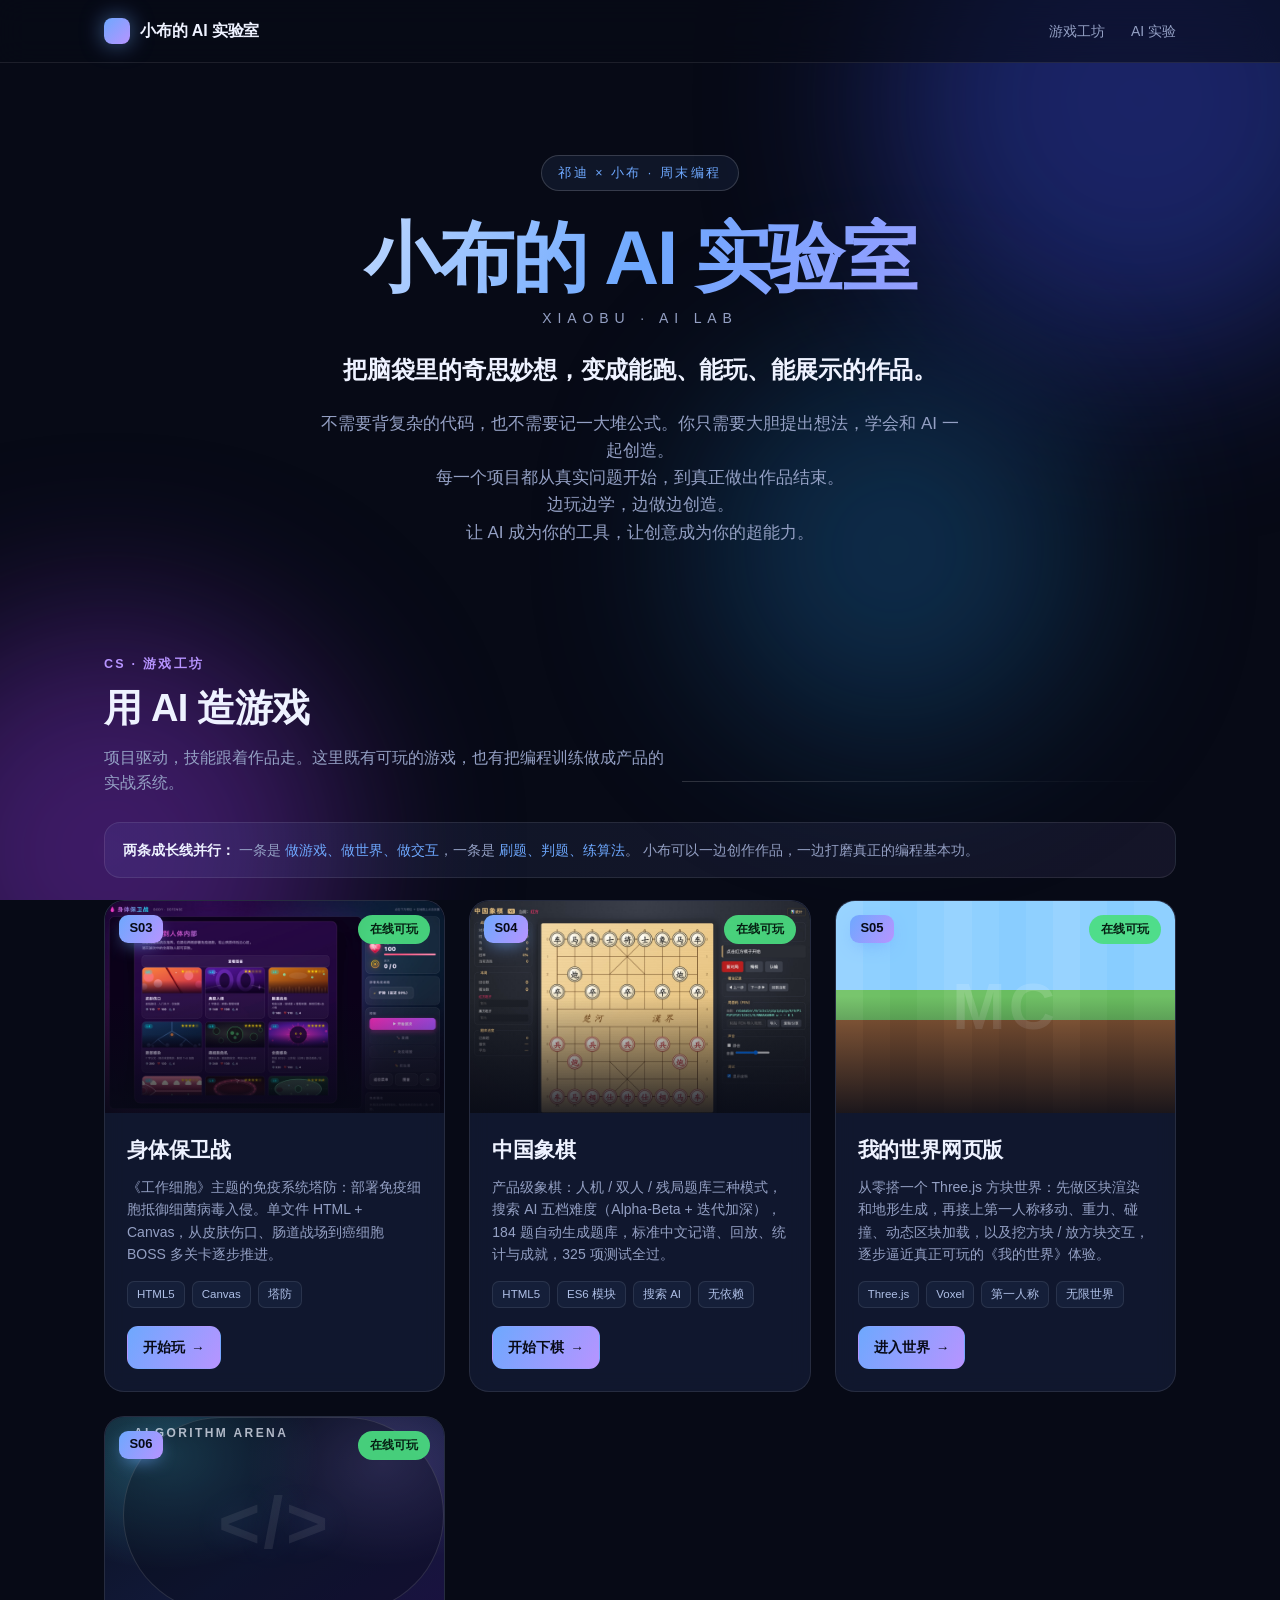
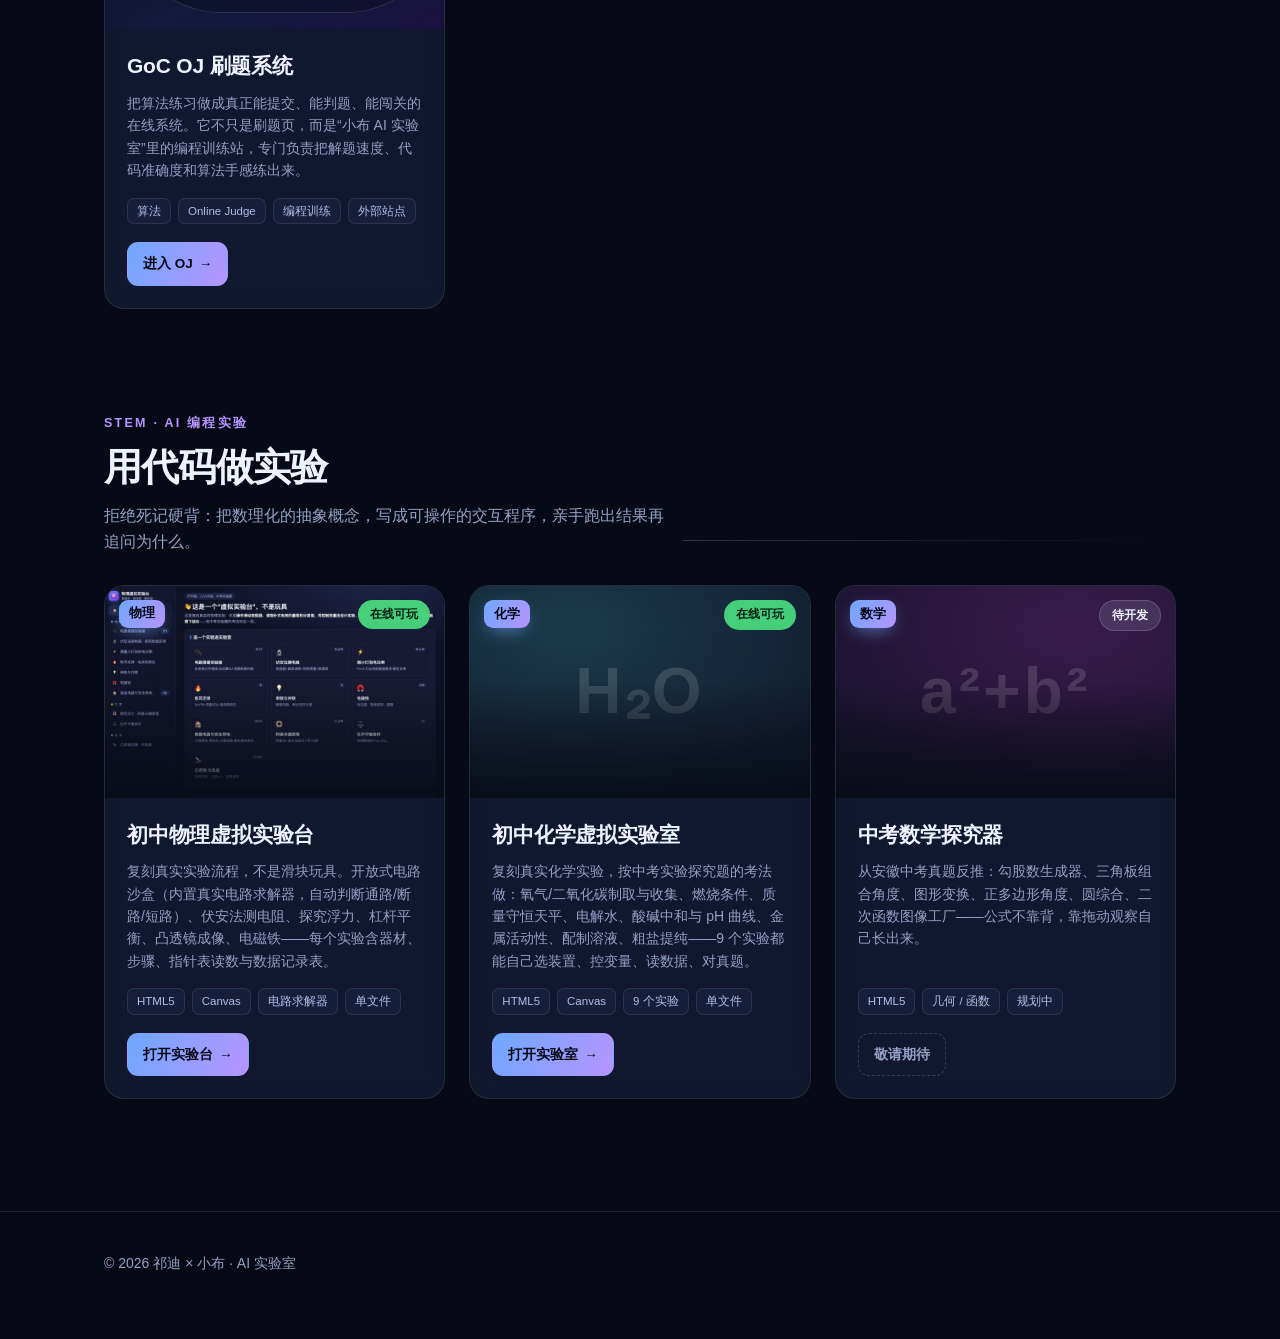
<file: index.html>
<!DOCTYPE html>
<html lang="zh-CN">
<head>
<meta charset="UTF-8" />
<meta name="viewport" content="width=device-width, initial-scale=1.0" />
<title>小布的 AI 实验室 · Xiaobu AI Lab</title>
<meta name="description" content="祁迪 × 小布 的周末编程项目：用 AI 把想法变成能玩、能动手的东西。从会思考的对手，到真实的虚拟实验台。" />
<style>
  :root {
    --bg: #070a16;
    --card: rgba(22, 30, 56, 0.72);
    --line: rgba(255, 255, 255, 0.09);
    --line-strong: rgba(255, 255, 255, 0.16);
    --text: #eef2ff;
    --muted: #94a0c4;
    --accent: #6ea8fe;
    --accent-2: #b794ff;
    --pink: #ff7eb6;
    --green: #4ade80;
    --amber: #fbbf24;
    --radius: 20px;
  }

  * { box-sizing: border-box; }
  html { scroll-behavior: smooth; }

  body {
    margin: 0;
    font-family: -apple-system, BlinkMacSystemFont, "Segoe UI", "PingFang SC",
      "Hiragino Sans GB", "Microsoft YaHei", sans-serif;
    color: var(--text);
    background: var(--bg);
    line-height: 1.6;
    -webkit-font-smoothing: antialiased;
    overflow-x: hidden;
  }

  /* animated background orbs */
  .bg-orbs { position: fixed; inset: 0; z-index: -1; overflow: hidden; }
  .orb {
    position: absolute;
    border-radius: 50%;
    filter: blur(90px);
    opacity: 0.55;
    animation: float 18s ease-in-out infinite;
  }
  .orb.a { width: 520px; height: 520px; background: #2a3aa8; top: -160px; right: -120px; }
  .orb.b { width: 460px; height: 460px; background: #6b2aa8; bottom: -180px; left: -120px; animation-delay: -6s; }
  .orb.c { width: 380px; height: 380px; background: #1d6fae; top: 40%; left: 55%; animation-delay: -11s; opacity: 0.35; }
  @keyframes float {
    0%, 100% { transform: translate(0, 0) scale(1); }
    50% { transform: translate(30px, -40px) scale(1.08); }
  }

  a { color: inherit; text-decoration: none; }
  .wrap { max-width: 1120px; margin: 0 auto; padding: 0 24px; }

  /* ---------- Nav ---------- */
  nav {
    position: sticky; top: 0; z-index: 50;
    backdrop-filter: blur(14px);
    background: rgba(7, 10, 22, 0.6);
    border-bottom: 1px solid var(--line);
  }
  nav .wrap { display: flex; align-items: center; justify-content: space-between; height: 62px; }
  .brand { display: flex; align-items: center; gap: 10px; font-weight: 700; letter-spacing: -0.01em; }
  .brand .dot {
    width: 26px; height: 26px; border-radius: 8px;
    background: linear-gradient(135deg, var(--accent), var(--accent-2));
    box-shadow: 0 0 22px rgba(110, 168, 254, 0.55);
  }
  .nav-links { display: flex; gap: 26px; font-size: 14px; color: var(--muted); }
  .nav-links a:hover { color: var(--text); }
  @media (max-width: 560px) { .nav-links { display: none; } }

  /* ---------- Hero ---------- */
  header.hero { padding: 92px 0 56px; text-align: center; }
  .eyebrow {
    display: inline-block; font-size: 12.5px; letter-spacing: 0.2em; text-transform: uppercase;
    color: var(--accent); border: 1px solid var(--line-strong); border-radius: 999px;
    padding: 7px 16px; background: rgba(110, 168, 254, 0.08);
  }
  h1 {
    font-size: clamp(32px, 8vw, 76px); line-height: 1.08; margin: 26px 0 8px;
    letter-spacing: -0.03em; font-weight: 800; overflow-wrap: break-word;
    background: linear-gradient(115deg, #ffffff 0%, var(--accent) 50%, var(--accent-2) 100%);
    -webkit-background-clip: text; background-clip: text; color: transparent;
  }
  .sub-en { font-size: 14px; letter-spacing: 0.42em; text-transform: uppercase; color: var(--muted); margin-bottom: 22px; }
  .lede { font-size: clamp(18px, 2.6vw, 24px); color: #eef2ff; font-weight: 600; max-width: 680px; margin: 0 auto; letter-spacing: -0.01em; }
  .lede-sub { font-size: clamp(14.5px, 2vw, 17px); color: var(--muted); max-width: 640px; margin: 20px auto 0; }
  .stats { display: flex; flex-wrap: wrap; gap: 14px; justify-content: center; margin-top: 44px; }
  .stat {
    border: 1px solid var(--line); border-radius: 16px; padding: 16px 26px; min-width: 120px;
    background: var(--card); backdrop-filter: blur(8px);
  }
  .stat .num {
    font-size: 30px; font-weight: 800;
    background: linear-gradient(120deg, var(--accent), var(--accent-2));
    -webkit-background-clip: text; background-clip: text; color: transparent;
  }
  .stat .label { font-size: 12.5px; color: var(--muted); }

  /* ---------- Sections ---------- */
  section { padding: 52px 0; }
  .section-head { display: flex; align-items: flex-end; gap: 18px; margin-bottom: 30px; flex-wrap: wrap; }
  .section-head .txt h2 { font-size: clamp(26px, 4vw, 38px); margin: 4px 0 6px; letter-spacing: -0.02em; }
  .section-head .txt p { color: var(--muted); margin: 0; max-width: 560px; }
  .kicker { font-size: 12.5px; letter-spacing: 0.18em; text-transform: uppercase; color: var(--accent-2); font-weight: 700; }
  .line-fill { flex: 1; height: 1px; background: linear-gradient(90deg, var(--line-strong), transparent); margin-bottom: 14px; min-width: 40px; }
  .track-note {
    margin: -4px 0 22px;
    padding: 16px 18px;
    border: 1px solid var(--line);
    border-radius: 16px;
    background: linear-gradient(135deg, rgba(110,168,254,0.08), rgba(183,148,255,0.08));
    color: var(--muted);
    font-size: 14px;
  }
  .track-note strong { color: var(--text); }
  .track-note em { color: var(--accent); font-style: normal; }

  /* ---------- Cards ---------- */
  .grid { display: grid; grid-template-columns: repeat(auto-fill, minmax(320px, 1fr)); gap: 24px; }
  .card {
    position: relative; display: flex; flex-direction: column; overflow: hidden;
    background: var(--card); border: 1px solid var(--line); border-radius: var(--radius);
    backdrop-filter: blur(10px);
    transition: transform 0.28s cubic-bezier(.2,.7,.2,1), border-color 0.28s, box-shadow 0.28s;
  }
  .card:hover {
    transform: translateY(-6px);
    border-color: var(--line-strong);
    box-shadow: 0 30px 60px -30px rgba(110, 130, 255, 0.5);
  }

  .cover { position: relative; aspect-ratio: 16 / 10; overflow: hidden; background: #0c1126; }
  .cover img { width: 100%; height: 100%; object-fit: cover; object-position: top center; transition: transform 0.5s cubic-bezier(.2,.7,.2,1); }
  .card:hover .cover img { transform: scale(1.06); }
  .cover::after { content: ""; position: absolute; inset: 0; background: linear-gradient(180deg, rgba(7,10,22,0) 45%, rgba(7,10,22,0.85) 100%); }

  /* placeholder covers for upcoming projects */
  .cover.ph { display: flex; align-items: center; justify-content: center; }
  .cover.ph.chem { background: radial-gradient(120% 120% at 30% 20%, #1b3a4a, #0c1126); }
  .cover.ph.math { background: radial-gradient(120% 120% at 70% 20%, #3a1b4a, #0c1126); }
  .cover.ph.oj {
    background:
      radial-gradient(100% 120% at 18% 18%, rgba(86, 231, 255, 0.28), transparent 45%),
      radial-gradient(100% 120% at 82% 22%, rgba(183, 148, 255, 0.24), transparent 40%),
      linear-gradient(145deg, #09111f, #12193a 55%, #1a1140);
  }
  .cover.ph.oj::before {
    content: "</>";
    position: absolute;
    inset: 0;
    display: flex;
    align-items: center;
    justify-content: center;
    font-size: 72px;
    font-weight: 800;
    letter-spacing: 0.04em;
    color: rgba(255,255,255,0.12);
    text-shadow: 0 0 28px rgba(110,168,254,0.2);
  }
  .cover.ph.oj::after {
    content: "Algorithm Arena";
    position: absolute;
    left: 18px;
    bottom: 16px;
    z-index: 1;
    font-size: 12px;
    font-weight: 700;
    letter-spacing: 0.2em;
    text-transform: uppercase;
    color: rgba(238,242,255,0.72);
    background: rgba(7,10,22,0.34);
    border: 1px solid rgba(255,255,255,0.12);
    border-radius: 999px;
    padding: 6px 10px;
  }
  .cover.ph.minecraft {
    background:
      linear-gradient(180deg, #8fd0ff 0 42%, #6fc065 42% 56%, #8b5a36 56% 100%);
  }
  .cover.ph.minecraft::before {
    content: "";
    position: absolute;
    inset: 0;
    background:
      linear-gradient(90deg, rgba(255,255,255,0.08) 0 8%, transparent 8% 16%, rgba(0,0,0,0.06) 16% 24%, transparent 24% 32%, rgba(255,255,255,0.07) 32% 40%, transparent 40% 48%, rgba(0,0,0,0.05) 48% 56%, transparent 56% 64%, rgba(255,255,255,0.08) 64% 72%, transparent 72% 80%, rgba(0,0,0,0.06) 80% 88%, transparent 88% 100%);
    mix-blend-mode: overlay;
  }
  .cover.ph .glyph { font-size: 64px; font-weight: 800; letter-spacing: 0.05em; color: rgba(255,255,255,0.14); }

  .badge-num {
    position: absolute; top: 14px; left: 14px; z-index: 2;
    display: inline-flex; align-items: center; justify-content: center;
    min-width: 44px; height: 28px; padding: 0 10px; border-radius: 9px;
    font-weight: 800; font-size: 13px; color: #070a16;
    background: linear-gradient(120deg, var(--accent), var(--accent-2));
    box-shadow: 0 6px 18px -6px rgba(110,168,254,0.8);
  }
  .status {
    position: absolute; top: 14px; right: 14px; z-index: 2;
    font-size: 12px; font-weight: 700; padding: 5px 12px; border-radius: 999px;
    backdrop-filter: blur(6px);
  }
  .status.live { color: #062013; background: rgba(74, 222, 128, 0.92); }
  .status.local { color: #2a1c00; background: rgba(251, 191, 36, 0.92); }
  .status.soon { color: var(--text); background: rgba(148, 160, 196, 0.2); border: 1px solid var(--line-strong); }

  .body { padding: 20px 22px 22px; display: flex; flex-direction: column; flex: 1; }
  .card h3 { margin: 0 0 9px; font-size: 21px; letter-spacing: -0.01em; }
  .card p.desc { margin: 0 0 16px; color: var(--muted); font-size: 14px; flex: 1; }
  .tags { display: flex; flex-wrap: wrap; gap: 7px; margin-bottom: 18px; }
  .tag { font-size: 11.5px; color: #aebfe6; border: 1px solid var(--line); background: rgba(110,168,254,0.06); padding: 3px 9px; border-radius: 7px; }

  .actions { display: flex; gap: 10px; flex-wrap: wrap; }
  .btn {
    display: inline-flex; align-items: center; gap: 6px; font-size: 13.5px; font-weight: 700;
    padding: 10px 15px; border-radius: 11px; border: 1px solid var(--line-strong);
    transition: background 0.18s, border-color 0.18s, transform 0.18s, filter 0.18s;
  }
  .btn:hover { transform: translateY(-1px); }
  .btn.primary { color: #070a16; background: linear-gradient(120deg, var(--accent), var(--accent-2)); border-color: transparent; }
  .btn.primary:hover { filter: brightness(1.08); }
  .btn.ghost:hover { border-color: var(--accent); background: rgba(110,168,254,0.1); }
  .btn.disabled { color: var(--muted); border-style: dashed; cursor: default; pointer-events: none; }

  /* small-screen notice + toast */
  .mobile-note { display: none; }
  .toast-tip {
    position: fixed; left: 50%; bottom: 26px; transform: translateX(-50%) translateY(16px);
    z-index: 200; max-width: 86vw; text-align: center;
    background: linear-gradient(120deg, var(--accent), var(--accent-2)); color: #070a16;
    font-size: 14.5px; font-weight: 700; padding: 13px 22px; border-radius: 14px;
    box-shadow: 0 18px 40px -16px rgba(110,168,254,0.7);
    opacity: 0; pointer-events: none; transition: opacity 0.25s, transform 0.25s;
  }
  .toast-tip.show { opacity: 1; transform: translateX(-50%) translateY(0); }
  @media (max-width: 820px) {
    .mobile-note {
      display: block; text-align: center; line-height: 1.6;
      font-size: 13.5px; color: #fff7e6; padding: 11px 18px;
      background: linear-gradient(90deg, rgba(251,191,36,0.16), rgba(255,126,182,0.16));
      border-bottom: 1px solid var(--line);
    }
  }
  .btn .arrow { transition: transform 0.18s; }
  .btn:hover .arrow { transform: translateX(3px); }

  .note {
    margin-top: 26px; border: 1px dashed var(--line-strong); border-radius: var(--radius);
    padding: 18px 22px; color: var(--muted); font-size: 14px; background: rgba(255,255,255,0.02);
  }
  .note strong { color: var(--text); }
  .note a { color: var(--accent); }

  /* ---------- Footer ---------- */
  footer { border-top: 1px solid var(--line); margin-top: 60px; padding: 40px 0 64px; color: var(--muted); font-size: 14px; }
  footer .wrap { display: flex; flex-wrap: wrap; gap: 16px; justify-content: space-between; align-items: center; }
  .philosophy { max-width: 560px; }
  .philosophy em { color: var(--accent); font-style: normal; }

  @media (max-width: 600px) {
    header.hero { padding: 48px 0 32px; }
    .sub-en { letter-spacing: 0.28em; }
    .lede-sub br { display: none; }
  }
</style>
</head>
<body>

<div class="bg-orbs"><div class="orb a"></div><div class="orb b"></div><div class="orb c"></div></div>

<nav>
  <div class="wrap">
    <div class="brand"><span class="dot"></span> 小布的 AI 实验室</div>
    <div class="nav-links">
      <a href="#cs">游戏工坊</a>
      <a href="#stem">AI 实验</a>
    </div>
  </div>
</nav>

<div class="mobile-note">游戏与实验需要在电脑浏览器中运行，手机 / 小屏设备暂不支持进入，请用电脑访问。</div>

<header class="hero">
  <div class="wrap">
    <span class="eyebrow">祁迪 × 小布 · 周末编程</span>
    <h1>小布的 AI 实验室</h1>
    <div class="sub-en">Xiaobu&nbsp;·&nbsp;AI&nbsp;Lab</div>
    <p class="lede">把脑袋里的奇思妙想，变成能跑、能玩、能展示的作品。</p>
    <p class="lede-sub">
      不需要背复杂的代码，也不需要记一大堆公式。你只需要大胆提出想法，学会和 AI 一起创造。<br />
      每一个项目都从真实问题开始，到真正做出作品结束。<br />
      边玩边学，边做边创造。<br />
      让 AI 成为你的工具，让创意成为你的超能力。
    </p>
  </div>
</header>

<main class="wrap">

  <!-- ============ CS 游戏工坊 ============ -->
  <section id="cs">
    <div class="section-head">
      <div class="txt">
        <div class="kicker">CS · 游戏工坊</div>
        <h2>用 AI 造游戏</h2>
        <p>项目驱动，技能跟着作品走。这里既有可玩的游戏，也有把编程训练做成产品的实战系统。</p>
      </div>
      <div class="line-fill"></div>
    </div>

    <div class="track-note">
      <strong>两条成长线并行：</strong> 一条是 <em>做游戏、做世界、做交互</em>，一条是 <em>刷题、判题、练算法</em>。
      小布可以一边创作作品，一边打磨真正的编程基本功。
    </div>

    <div class="grid">

      <article class="card">
        <div class="cover">
          <span class="badge-num">S03</span>
          <span class="status live">在线可玩</span>
          <img src="assets/covers/body-defense.jpg" alt="身体保卫战 游戏截图" loading="lazy" />
        </div>
        <div class="body">
          <h3>身体保卫战</h3>
          <p class="desc">《工作细胞》主题的免疫系统塔防：部署免疫细胞抵御细菌病毒入侵。单文件 HTML + Canvas，从皮肤伤口、肠道战场到癌细胞 BOSS 多关卡逐步推进。</p>
          <div class="tags">
            <span class="tag">HTML5</span><span class="tag">Canvas</span><span class="tag">塔防</span>
          </div>
          <div class="actions">
            <a class="btn primary" href="body-defense/index.html">开始玩 <span class="arrow">→</span></a>
          </div>
        </div>
      </article>

      <article class="card">
        <div class="cover">
          <span class="badge-num">S04</span>
          <span class="status live">在线可玩</span>
          <img src="assets/covers/chess.jpg" alt="中国象棋 游戏截图" loading="lazy" />
        </div>
        <div class="body">
          <h3>中国象棋</h3>
          <p class="desc">产品级象棋：人机 / 双人 / 残局题库三种模式，搜索 AI 五档难度（Alpha-Beta + 迭代加深），184 题自动生成题库，标准中文记谱、回放、统计与成就，325 项测试全过。</p>
          <div class="tags">
            <span class="tag">HTML5</span><span class="tag">ES6 模块</span><span class="tag">搜索 AI</span><span class="tag">无依赖</span>
          </div>
          <div class="actions">
            <a class="btn primary" href="chess/index.html">开始下棋 <span class="arrow">→</span></a>
          </div>
        </div>
      </article>

      <article class="card">
        <div class="cover ph minecraft">
          <span class="badge-num">S05</span>
          <span class="status live">在线可玩</span>
          <div class="glyph">MC</div>
        </div>
        <div class="body">
          <h3>我的世界网页版</h3>
          <p class="desc">从零搭一个 Three.js 方块世界：先做区块渲染和地形生成，再接上第一人称移动、重力、碰撞、动态区块加载，以及挖方块 / 放方块交互，逐步逼近真正可玩的《我的世界》体验。</p>
          <div class="tags">
            <span class="tag">Three.js</span><span class="tag">Voxel</span><span class="tag">第一人称</span><span class="tag">无限世界</span>
          </div>
          <div class="actions">
            <a class="btn primary" href="minecraft/index.html">进入世界 <span class="arrow">→</span></a>
          </div>
        </div>
      </article>

      <article class="card">
        <div class="cover ph oj">
          <span class="badge-num">S06</span>
          <span class="status live">在线可玩</span>
        </div>
        <div class="body">
          <h3>GoC OJ 刷题系统</h3>
          <p class="desc">把算法练习做成真正能提交、能判题、能闯关的在线系统。它不只是刷题页，而是“小布 AI 实验室”里的编程训练站，专门负责把解题速度、代码准确度和算法手感练出来。</p>
          <div class="tags">
            <span class="tag">算法</span><span class="tag">Online Judge</span><span class="tag">编程训练</span><span class="tag">外部站点</span>
          </div>
          <div class="actions">
            <a class="btn primary" href="https://ustcqidi.github.io/goc_oj/oj/" target="_blank" rel="noreferrer">进入 OJ <span class="arrow">→</span></a>
          </div>
        </div>
      </article>

    </div>
  </section>

  <!-- ============ STEM AI 实验 ============ -->
  <section id="stem">
    <div class="section-head">
      <div class="txt">
        <div class="kicker">STEM · AI 编程实验</div>
        <h2>用代码做实验</h2>
        <p>拒绝死记硬背：把数理化的抽象概念，写成可操作的交互程序，亲手跑出结果再追问为什么。</p>
      </div>
      <div class="line-fill"></div>
    </div>

    <div class="grid">

      <article class="card">
        <div class="cover">
          <span class="badge-num">物理</span>
          <span class="status live">在线可玩</span>
          <img src="assets/covers/physics.jpg" alt="物理虚拟实验台 截图" loading="lazy" />
        </div>
        <div class="body">
          <h3>初中物理虚拟实验台</h3>
          <p class="desc">复刻真实实验流程，不是滑块玩具。开放式电路沙盒（内置真实电路求解器，自动判断通路/断路/短路）、伏安法测电阻、探究浮力、杠杆平衡、凸透镜成像、电磁铁——每个实验含器材、步骤、指针表读数与数据记录表。</p>
          <div class="tags">
            <span class="tag">HTML5</span><span class="tag">Canvas</span><span class="tag">电路求解器</span><span class="tag">单文件</span>
          </div>
          <div class="actions">
            <a class="btn primary" href="physics-lab.html">打开实验台 <span class="arrow">→</span></a>
          </div>
        </div>
      </article>

      <article class="card">
        <div class="cover ph chem">
          <span class="badge-num">化学</span>
          <span class="status live">在线可玩</span>
          <span class="glyph">H₂O</span>
        </div>
        <div class="body">
          <h3>初中化学虚拟实验室</h3>
          <p class="desc">复刻真实化学实验，按中考实验探究题的考法做：氧气/二氧化碳制取与收集、燃烧条件、质量守恒天平、电解水、酸碱中和与 pH 曲线、金属活动性、配制溶液、粗盐提纯——9 个实验都能自己选装置、控变量、读数据、对真题。</p>
          <div class="tags">
            <span class="tag">HTML5</span><span class="tag">Canvas</span><span class="tag">9 个实验</span><span class="tag">单文件</span>
          </div>
          <div class="actions">
            <a class="btn primary" href="chemistry-lab.html">打开实验室 <span class="arrow">→</span></a>
          </div>
        </div>
      </article>

      <article class="card">
        <div class="cover ph math">
          <span class="badge-num">数学</span>
          <span class="status soon">待开发</span>
          <span class="glyph">a²+b²</span>
        </div>
        <div class="body">
          <h3>中考数学探究器</h3>
          <p class="desc">从安徽中考真题反推：勾股数生成器、三角板组合角度、图形变换、正多边形角度、圆综合、二次函数图像工厂——公式不靠背，靠拖动观察自己长出来。</p>
          <div class="tags">
            <span class="tag">HTML5</span><span class="tag">几何 / 函数</span><span class="tag">规划中</span>
          </div>
          <div class="actions">
            <span class="btn disabled">敬请期待</span>
          </div>
        </div>
      </article>

    </div>
  </section>

</main>

<footer>
  <div class="wrap">
    <div>© 2026 祁迪 × 小布 · AI 实验室</div>
  </div>
</footer>

<div id="toast-tip" class="toast-tip">请在电脑浏览器访问</div>

<script>
  (function () {
    var small = window.matchMedia('(max-width: 820px)');
    var toast = document.getElementById('toast-tip');
    var timer;
    function showTip() {
      toast.classList.add('show');
      clearTimeout(timer);
      timer = setTimeout(function () { toast.classList.remove('show'); }, 2800);
    }
    document.querySelectorAll('a.btn.primary').forEach(function (link) {
      link.addEventListener('click', function (e) {
        if (small.matches) { e.preventDefault(); showTip(); }
      });
    });
  })();
</script>

</body>
</html>
</file>
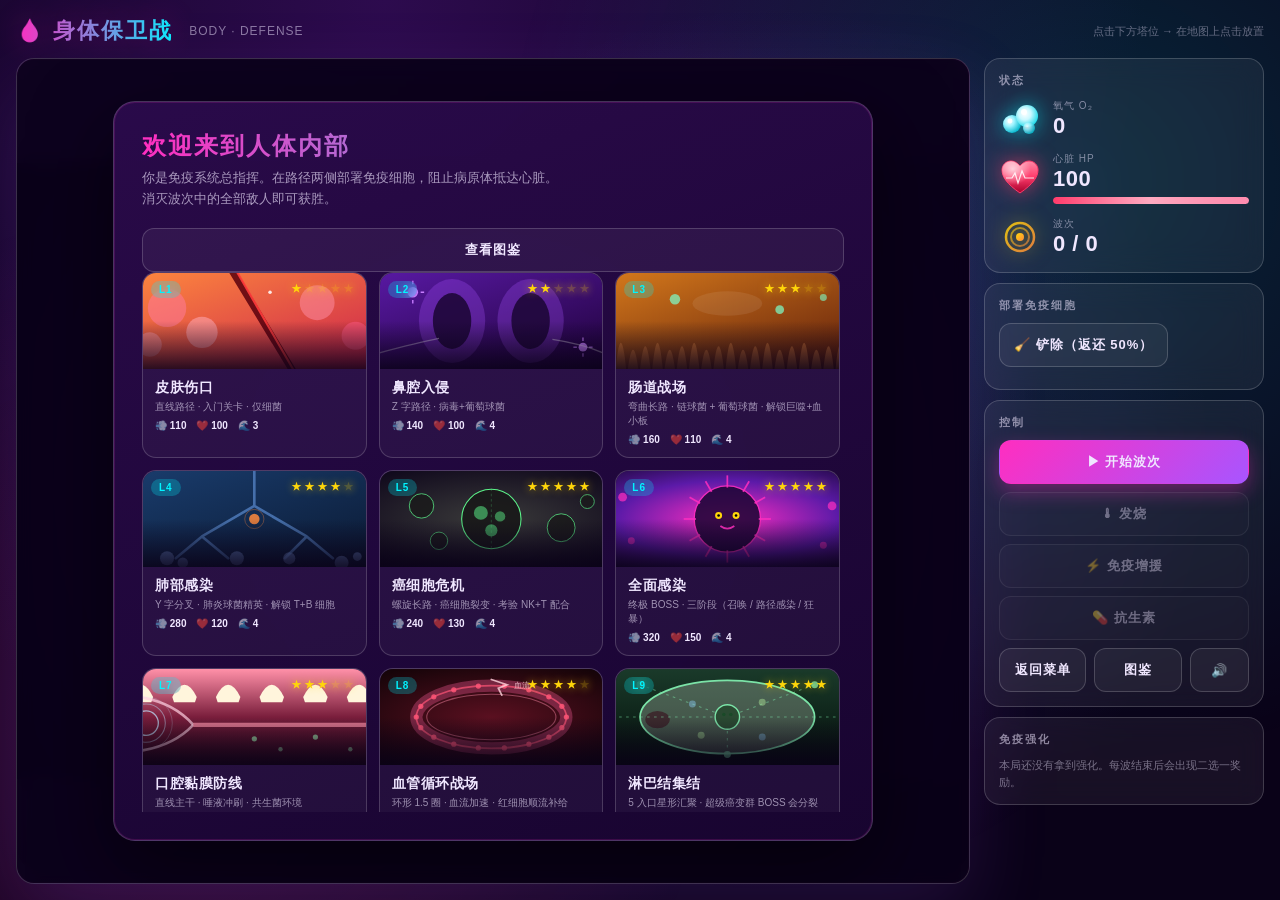
<file: body-defense/index.html>
<!doctype html>
<html lang="zh-CN">
<head>
<meta charset="utf-8" />
<meta name="viewport" content="width=device-width,initial-scale=1" />
<title>身体保卫战 作者：祁纪</title>
<style>
:root {
  --bg-0: #0a0218;
  --bg-1: #1a0533;
  --bg-2: #2d0b4e;
  --neon-pink: #ff2ec0;
  --neon-cyan: #00f5ff;
  --neon-violet: #a855ff;
  --neon-green: #5fff8f;
  --neon-gold: #ffd60a;
  --danger: #ff3b6b;
  --glass: rgba(255, 255, 255, 0.06);
  --glass-strong: rgba(255, 255, 255, 0.10);
  --stroke: rgba(255, 255, 255, 0.18);
}

* { box-sizing: border-box; margin: 0; padding: 0; }

html, body {
  height: 100%;
  background: radial-gradient(ellipse at 30% 0%, #2d0b4e 0%, #0a0218 60%);
  color: #f0e7ff;
  font-family: -apple-system, BlinkMacSystemFont, "PingFang SC", "Microsoft YaHei", sans-serif;
  overflow: hidden;
  user-select: none;
  -webkit-user-select: none;
}

/* === Animated background veins === */
body::before {
  content: '';
  position: fixed;
  inset: 0;
  background:
    radial-gradient(circle at 15% 80%, rgba(255, 46, 192, 0.18), transparent 40%),
    radial-gradient(circle at 85% 20%, rgba(0, 245, 255, 0.15), transparent 45%),
    radial-gradient(circle at 60% 50%, rgba(168, 85, 255, 0.14), transparent 50%);
  pointer-events: none;
  z-index: 0;
  animation: drift 20s ease-in-out infinite alternate;
}
@keyframes drift {
  0%   { transform: translate(0, 0) scale(1); }
  100% { transform: translate(-2%, 2%) scale(1.05); }
}

#app {
  position: relative;
  z-index: 1;
  display: flex;
  flex-direction: column;
  align-items: center;
  height: 100%;
  padding: 16px;
  gap: 12px;
}

/* === Top title === */
.title-bar {
  display: flex;
  align-items: center;
  gap: 16px;
  width: 100%;
  max-width: 1320px;
}
.title-bar h1 {
  font-size: 22px;
  font-weight: 800;
  letter-spacing: 2px;
  background: linear-gradient(90deg, var(--neon-pink), var(--neon-cyan));
  -webkit-background-clip: text;
  background-clip: text;
  color: transparent;
  text-shadow: 0 0 30px rgba(255, 46, 192, 0.3);
}
.title-bar .sub {
  font-size: 12px;
  color: rgba(240, 231, 255, 0.5);
  letter-spacing: 1px;
}
.title-bar .spacer { flex: 1; }
.title-bar .credit {
  font-size: 11px;
  color: rgba(240, 231, 255, 0.4);
}

/* === Main play area === */
.stage {
  display: flex;
  gap: 14px;
  width: 100%;
  max-width: 1320px;
  flex: 1;
  min-height: 0;
}

#canvas-wrap {
  position: relative;
  flex: 1;
  display: flex;
  align-items: center;
  justify-content: center;
  background: linear-gradient(135deg, #1a0533 0%, #0a0218 100%);
  border: 1px solid var(--stroke);
  border-radius: 18px;
  overflow: hidden;
  box-shadow:
    0 0 0 1px rgba(255, 46, 192, 0.15) inset,
    0 30px 80px rgba(168, 85, 255, 0.15);
}
#canvas {
  display: block;
  image-rendering: -webkit-optimize-contrast;
}

/* === Side HUD === */
.hud {
  width: 280px;
  display: flex;
  flex-direction: column;
  gap: 10px;
}

.panel {
  background: var(--glass);
  backdrop-filter: blur(14px);
  -webkit-backdrop-filter: blur(14px);
  border: 1px solid var(--stroke);
  border-radius: 16px;
  padding: 14px;
}
.panel h3 {
  font-size: 11px;
  font-weight: 700;
  letter-spacing: 2px;
  color: rgba(240, 231, 255, 0.55);
  margin-bottom: 10px;
  text-transform: uppercase;
}

.stat-row { display: flex; align-items: center; gap: 12px; margin-bottom: 12px; }
.stat-row:last-child { margin-bottom: 0; }

/* SVG-based stat icons */
.stat-icon-svg {
  width: 42px;
  height: 42px;
  flex-shrink: 0;
  display: grid;
  place-items: center;
  position: relative;
}
.stat-icon-svg svg { width: 100%; height: 100%; display: block; }

.stat-icon-svg.heart svg { animation: heartbeat 1.1s ease-in-out infinite; filter: drop-shadow(0 0 10px rgba(255, 59, 107, 0.6)); }
.stat-icon-svg.heart.crit svg { animation: heartbeat 0.55s ease-in-out infinite; filter: drop-shadow(0 0 14px rgba(255, 59, 107, 0.95)); }
@keyframes heartbeat {
  0%, 100% { transform: scale(1); }
  18%      { transform: scale(1.16); }
  32%      { transform: scale(0.96); }
  46%      { transform: scale(1.08); }
  60%      { transform: scale(1); }
}

.stat-icon-svg.o2 { filter: drop-shadow(0 0 10px rgba(0, 245, 255, 0.55)); }
.stat-icon-svg.o2 .b1 { animation: floatBubble 2.4s ease-in-out infinite; }
.stat-icon-svg.o2 .b2 { animation: floatBubble 2.8s ease-in-out infinite -0.6s; }
.stat-icon-svg.o2 .b3 { animation: floatBubble 2.0s ease-in-out infinite -1.2s; }
@keyframes floatBubble {
  0%, 100% { transform: translateY(0); }
  50%      { transform: translateY(-2px); }
}

.stat-icon-svg.wave { filter: drop-shadow(0 0 10px rgba(255, 214, 10, 0.5)); }
.stat-icon-svg.wave svg { animation: waveSpin 6s linear infinite; }
@keyframes waveSpin {
  from { transform: rotate(0deg); }
  to   { transform: rotate(360deg); }
}

.stat-info { flex: 1; }
.stat-label { font-size: 10px; color: rgba(240, 231, 255, 0.5); letter-spacing: 1px; }
.stat-value {
  font-size: 22px;
  font-weight: 800;
  font-variant-numeric: tabular-nums;
  letter-spacing: 0.5px;
}
.bar {
  height: 7px;
  background: rgba(255, 255, 255, 0.08);
  border-radius: 4px;
  overflow: hidden;
  margin-top: 5px;
  position: relative;
}
.bar > div {
  height: 100%;
  background: linear-gradient(90deg, var(--danger), #ff8caf);
  border-radius: 4px;
  transition: width 0.18s ease, background 0.4s ease;
  box-shadow: 0 0 12px rgba(255, 59, 107, 0.6);
  position: relative;
  overflow: hidden;
}
.bar > div::after {
  content: '';
  position: absolute;
  inset: 0;
  background: linear-gradient(90deg, transparent, rgba(255,255,255,0.45), transparent);
  animation: shimmer 2.2s linear infinite;
}
@keyframes shimmer {
  0%   { transform: translateX(-100%); }
  100% { transform: translateX(100%); }
}
.bar > div.warn { background: linear-gradient(90deg, #ffa33b, #ffd87a); box-shadow: 0 0 12px rgba(255, 163, 59, 0.6); }
.bar > div.crit { background: linear-gradient(90deg, #ff3b3b, #ff7a7a); box-shadow: 0 0 16px rgba(255, 59, 59, 0.9); }

/* === Tower picker === */
.towers { display: flex; flex-direction: column; gap: 8px; }
.tower-card {
  display: grid;
  grid-template-columns: 44px 1fr auto;
  gap: 10px;
  align-items: center;
  padding: 10px;
  background: rgba(255, 255, 255, 0.04);
  border: 1px solid var(--stroke);
  border-radius: 12px;
  cursor: pointer;
  transition: transform 0.12s ease, border-color 0.12s ease, background 0.12s ease;
}
.tower-card:hover { transform: translateY(-1px); background: rgba(255, 255, 255, 0.07); }
.tower-card.selected {
  border-color: var(--neon-cyan);
  background: rgba(0, 245, 255, 0.08);
  box-shadow: 0 0 0 1px var(--neon-cyan) inset, 0 0 20px rgba(0, 245, 255, 0.25);
}
.tower-card.disabled { opacity: 0.4; cursor: not-allowed; }
.tower-card.disabled:hover { transform: none; background: rgba(255, 255, 255, 0.04); }

.tower-icon {
  width: 44px; height: 44px;
  border-radius: 12px;
  display: grid; place-items: center;
  font-size: 22px;
  background: rgba(0, 0, 0, 0.3);
}
.tower-meta .name { font-size: 13px; font-weight: 700; }
.tower-meta .desc { font-size: 10px; color: rgba(240, 231, 255, 0.55); margin-top: 2px; }
.tower-cost {
  font-size: 14px; font-weight: 800; color: var(--neon-cyan);
  font-variant-numeric: tabular-nums;
}

/* === Action buttons === */
.actions { display: flex; gap: 8px; }
.actions.stack { flex-direction: column; }
.btn {
  flex: 1;
  padding: 12px 14px;
  border: 1px solid var(--stroke);
  border-radius: 12px;
  background: rgba(255, 255, 255, 0.05);
  color: #f0e7ff;
  font-weight: 700;
  font-size: 13px;
  letter-spacing: 1px;
  cursor: pointer;
  transition: all 0.15s ease;
}
.btn:hover { background: rgba(255, 255, 255, 0.10); transform: translateY(-1px); }
.btn:active { transform: translateY(0); }
.btn.primary {
  background: linear-gradient(135deg, var(--neon-pink), var(--neon-violet));
  border-color: transparent;
  box-shadow: 0 8px 20px rgba(255, 46, 192, 0.35);
}
.btn.primary:hover { box-shadow: 0 10px 28px rgba(255, 46, 192, 0.5); }
.btn:disabled { opacity: 0.4; cursor: not-allowed; transform: none; }

/* === Modals === */
.overlay {
  position: absolute;
  inset: 0;
  display: grid;
  place-items: center;
  background: rgba(10, 2, 24, 0.75);
  backdrop-filter: blur(8px);
  -webkit-backdrop-filter: blur(8px);
  z-index: 10;
  overflow: hidden;
}
.overlay.hidden { display: none; }

/* Light beams behind result modal */
.overlay#overlay-result::before {
  content: '';
  position: absolute;
  width: 200%; height: 200%;
  top: -50%; left: -50%;
  background: conic-gradient(
    from 0deg,
    rgba(255, 46, 192, 0) 0deg,
    rgba(255, 46, 192, 0.18) 6deg,
    rgba(255, 46, 192, 0) 12deg,
    rgba(0, 245, 255, 0) 60deg,
    rgba(0, 245, 255, 0.15) 66deg,
    rgba(0, 245, 255, 0) 72deg,
    rgba(168, 85, 255, 0) 130deg,
    rgba(168, 85, 255, 0.15) 136deg,
    rgba(168, 85, 255, 0) 142deg,
    rgba(255, 46, 192, 0) 360deg
  );
  animation: conicSpin 14s linear infinite;
  pointer-events: none;
}
.overlay#overlay-result.lose::before {
  background: conic-gradient(
    from 0deg,
    rgba(255, 59, 107, 0) 0deg,
    rgba(255, 59, 107, 0.22) 8deg,
    rgba(255, 59, 107, 0) 16deg,
    rgba(255, 59, 107, 0) 360deg
  );
}
@keyframes conicSpin {
  to { transform: rotate(360deg); }
}

/* Confetti particles (win only) */
.overlay#overlay-result .confetti {
  position: absolute;
  inset: 0;
  pointer-events: none;
  overflow: hidden;
}
.overlay#overlay-result.lose .confetti { display: none; }
.confetti i {
  position: absolute;
  top: -20px;
  width: 8px;
  height: 14px;
  border-radius: 2px;
  opacity: 0.9;
  animation: confettiFall linear infinite;
}
@keyframes confettiFall {
  0%   { transform: translateY(-20px) rotate(0deg); opacity: 1; }
  100% { transform: translateY(680px) rotate(720deg); opacity: 0.4; }
}

.modal {
  width: min(760px, 92%);
  background: linear-gradient(160deg, rgba(45, 11, 78, 0.92), rgba(26, 5, 51, 0.92));
  border: 1px solid var(--stroke);
  border-radius: 22px;
  padding: 28px;
  box-shadow: 0 30px 80px rgba(0, 0, 0, 0.5), 0 0 0 1px rgba(255, 46, 192, 0.15) inset;
  position: relative;
  z-index: 1;
  animation: modalIn 0.45s cubic-bezier(.34,1.56,.64,1) backwards;
}
@keyframes modalIn {
  from { transform: translateY(20px) scale(0.92); opacity: 0; }
  to   { transform: translateY(0)    scale(1);    opacity: 1; }
}
.modal h2 {
  font-size: 24px;
  font-weight: 900;
  letter-spacing: 2px;
  background: linear-gradient(90deg, var(--neon-pink), var(--neon-cyan));
  -webkit-background-clip: text; background-clip: text; color: transparent;
  margin-bottom: 6px;
}
.modal .lead { font-size: 13px; color: rgba(240, 231, 255, 0.65); margin-bottom: 18px; line-height: 1.6; }

.level-grid {
  display: grid;
  grid-template-columns: repeat(3, 1fr);
  gap: 12px;
  max-height: 60vh;
  overflow-y: auto;
  padding-right: 4px;
}
.level-grid::-webkit-scrollbar { width: 6px; }
.level-grid::-webkit-scrollbar-thumb { background: rgba(255,255,255,0.15); border-radius: 3px; }

.level-card {
  position: relative;
  border: 1px solid var(--stroke);
  border-radius: 14px;
  cursor: pointer;
  background: rgba(255, 255, 255, 0.04);
  transition: all 0.18s cubic-bezier(.34,1.56,.64,1);
  overflow: hidden;
  display: flex;
  flex-direction: column;
}
.level-card:hover {
  transform: translateY(-3px) scale(1.02);
  border-color: var(--neon-pink);
  box-shadow: 0 18px 40px -10px rgba(255, 46, 192, 0.4);
}
.level-card.locked,
.level-card.coming-soon {
  cursor: not-allowed;
  filter: grayscale(0.5) brightness(0.65);
}
.level-card.locked:hover,
.level-card.coming-soon:hover {
  transform: none;
  border-color: var(--stroke);
  box-shadow: none;
}

.level-card .cover {
  position: relative;
  height: 96px;
  overflow: hidden;
  flex-shrink: 0;
}
.level-card .cover svg { position: absolute; inset: 0; width: 100%; height: 100%; display: block; }
.level-card .cover::after {
  content: '';
  position: absolute;
  inset: 0;
  background: linear-gradient(180deg, transparent 50%, rgba(10, 2, 24, 0.85) 100%);
  pointer-events: none;
}

.level-card .badge {
  position: absolute;
  top: 8px; left: 8px;
  padding: 3px 8px;
  border-radius: 999px;
  font-size: 10px;
  font-weight: 800;
  letter-spacing: 1px;
  z-index: 2;
  backdrop-filter: blur(6px);
}
.level-card .badge.unlocked { background: rgba(0, 245, 255, 0.25); color: var(--neon-cyan); }
.level-card .badge.cleared  { background: rgba(95, 255, 143, 0.28); color: var(--neon-green); box-shadow: 0 0 14px rgba(95,255,143,0.4); }
.level-card .badge.locked   { background: rgba(255, 255, 255, 0.12); color: rgba(255,255,255,0.55); }
.level-card .badge.soon     { background: rgba(255, 46, 192, 0.22); color: var(--neon-pink); }

.level-card .stars {
  position: absolute;
  top: 8px; right: 10px;
  font-size: 11px;
  letter-spacing: 2px;
  color: var(--neon-gold);
  text-shadow: 0 0 8px rgba(255, 214, 10, 0.6);
  z-index: 2;
}
.level-card .stars .empty { color: rgba(255, 214, 10, 0.18); }

.level-card .info {
  padding: 10px 12px 12px;
  position: relative;
}
.level-card .info h4 {
  font-size: 14px;
  font-weight: 800;
  margin-bottom: 3px;
  letter-spacing: 0.5px;
}
.level-card .info .desc {
  font-size: 10px;
  color: rgba(240, 231, 255, 0.6);
  line-height: 1.4;
  margin-bottom: 6px;
}
.level-card .info .stats {
  display: flex;
  gap: 10px;
  font-size: 10px;
  color: rgba(240, 231, 255, 0.55);
  font-variant-numeric: tabular-nums;
}
.level-card .info .stats span b { color: #f0e7ff; }

.result-row { display: flex; gap: 12px; margin-top: 18px; }
.upgrade-grid {
  display: grid;
  grid-template-columns: repeat(2, minmax(0, 1fr));
  gap: 12px;
}
.upgrade-card {
  text-align: left;
  border: 1px solid var(--stroke);
  border-radius: 16px;
  background: rgba(255,255,255,0.04);
  padding: 14px;
  color: #f0e7ff;
  cursor: pointer;
  transition: transform 0.16s ease, border-color 0.16s ease, box-shadow 0.16s ease, background 0.16s ease;
}
.upgrade-card:hover {
  transform: translateY(-2px);
  border-color: var(--neon-gold);
  background: rgba(255,255,255,0.07);
  box-shadow: 0 18px 40px -12px rgba(255, 214, 10, 0.35);
}
.upgrade-card .tag {
  display: inline-block;
  font-size: 10px;
  font-weight: 800;
  letter-spacing: 1px;
  padding: 4px 8px;
  border-radius: 999px;
  background: rgba(255, 214, 10, 0.14);
  color: var(--neon-gold);
  margin-bottom: 10px;
}
.upgrade-card h4 {
  font-size: 16px;
  font-weight: 800;
  margin-bottom: 6px;
}
.upgrade-card p {
  font-size: 12px;
  line-height: 1.5;
  color: rgba(240, 231, 255, 0.72);
}
.buff-list { display: flex; flex-direction: column; gap: 8px; }
.buff-item {
  border: 1px solid rgba(255,255,255,0.08);
  border-radius: 12px;
  padding: 10px 11px;
  background: rgba(255,255,255,0.03);
}
.buff-item .name {
  font-size: 12px;
  font-weight: 800;
  color: var(--neon-gold);
}
.buff-item .desc {
  font-size: 10px;
  line-height: 1.45;
  color: rgba(240, 231, 255, 0.6);
  margin-top: 3px;
}
.buff-empty {
  font-size: 11px;
  line-height: 1.5;
  color: rgba(240, 231, 255, 0.45);
}
.menu-actions { display: flex; gap: 10px; margin-top: 14px; }
.codex-grid {
  display: grid;
  grid-template-columns: repeat(2, minmax(0, 1fr));
  gap: 14px;
}
.codex-section h4 {
  font-size: 12px;
  letter-spacing: 1px;
  color: rgba(240, 231, 255, 0.58);
  margin-bottom: 10px;
  text-transform: uppercase;
}
.codex-list {
  display: grid;
  grid-template-columns: repeat(2, minmax(0, 1fr));
  gap: 10px;
}
.codex-card {
  border: 1px solid var(--stroke);
  border-radius: 14px;
  padding: 12px;
  background: rgba(255,255,255,0.04);
  min-height: 110px;
}
.codex-card.locked {
  filter: grayscale(0.5);
  opacity: 0.65;
}
.codex-card .meta {
  display: flex;
  align-items: center;
  gap: 10px;
  margin-bottom: 8px;
}
.codex-card .icon {
  width: 34px;
  height: 34px;
  border-radius: 10px;
  display: grid;
  place-items: center;
  font-size: 20px;
  background: rgba(255,255,255,0.06);
}
.codex-card .title {
  font-size: 13px;
  font-weight: 800;
}
.codex-card .sub {
  font-size: 10px;
  color: rgba(240, 231, 255, 0.5);
  margin-top: 2px;
}
.codex-card p {
  font-size: 11px;
  line-height: 1.5;
  color: rgba(240, 231, 255, 0.72);
}

/* === Cursor for canvas === */
#canvas.placing { cursor: crosshair; }
/* ===== Phase L · 玩家操作扩展 (shovel cursor / active state) ===== */
#canvas.shoveling { cursor: not-allowed; }
#btn-shovel.active { background: linear-gradient(135deg, #ff3b6b, #a32a3a); color: #fff; box-shadow: 0 0 14px rgba(255,59,107,0.55); }

/* === Toast (floating O2 etc rendered via canvas, no DOM toast) === */

/* === Responsive squeeze === */
@media (max-width: 1100px) {
  .hud { width: 240px; }
}
</style>
</head>
<body>
<div id="app">
  <div class="title-bar">
    <h1>🩸 身体保卫战</h1>
    <span class="sub">BODY · DEFENSE</span>
    <div class="spacer"></div>
    <span class="credit" id="hint-text">点击下方塔位 → 在地图上点击放置</span>
  </div>

  <div class="stage">
    <div id="canvas-wrap">
      <canvas id="canvas" width="1008" height="616"></canvas>

      <!-- Main menu overlay -->
      <div class="overlay" id="overlay-menu">
        <div class="modal">
          <h2>欢迎来到人体内部</h2>
          <p class="lead">你是免疫系统总指挥。在路径两侧部署免疫细胞，阻止病原体抵达心脏。<br>消灭波次中的全部敌人即可获胜。</p>
          <div class="menu-actions">
            <button class="btn" id="btn-open-codex-menu">查看图鉴</button>
          </div>
          <div class="level-grid" id="level-grid"></div>
        </div>
      </div>

      <!-- Result overlay -->
      <div class="overlay hidden" id="overlay-result">
        <div class="confetti" id="confetti"></div>
        <div class="modal">
          <h2 id="result-title">胜利！</h2>
          <p class="lead" id="result-lead">所有病原体已被歼灭。</p>
          <div class="result-row">
            <button class="btn" id="btn-back-menu">返回选关</button>
            <button class="btn primary" id="btn-retry">再来一次</button>
          </div>
        </div>
      </div>

      <div class="overlay hidden" id="overlay-upgrade">
        <div class="modal">
          <h2>选择一次免疫强化</h2>
          <p class="lead">波次结束后，从两种身体反应里选一种。本局会逐渐长成不同的免疫构筑。</p>
          <div class="upgrade-grid" id="upgrade-grid"></div>
        </div>
      </div>

      <div class="overlay hidden" id="overlay-codex">
        <div class="modal">
          <h2>身体档案库</h2>
          <p class="lead">击败病原体、通关器官关卡，会逐步解锁身体防御图鉴。</p>
          <div class="codex-grid">
            <div class="codex-section">
              <h4>病原体图鉴</h4>
              <div class="codex-list" id="codex-enemies"></div>
            </div>
            <div class="codex-section">
              <h4>器官档案</h4>
              <div class="codex-list" id="codex-organs"></div>
            </div>
          </div>
          <div class="result-row">
            <button class="btn primary" id="btn-close-codex">关闭</button>
          </div>
        </div>
      </div>
    </div>

    <aside class="hud">
      <div class="panel">
        <h3>状态</h3>
        <div class="stat-row">
          <div class="stat-icon-svg o2">
            <svg viewBox="0 0 42 42">
              <defs>
                <radialGradient id="o2g1" cx="0.35" cy="0.35" r="0.7"><stop offset="0" stop-color="#fff"/><stop offset="0.4" stop-color="#9bf3ff"/><stop offset="1" stop-color="#00b6cc"/></radialGradient>
                <radialGradient id="o2g2" cx="0.4" cy="0.4" r="0.7"><stop offset="0" stop-color="#fff"/><stop offset="0.4" stop-color="#caf8ff"/><stop offset="1" stop-color="#00d6e6"/></radialGradient>
              </defs>
              <circle class="b1" cx="13" cy="26" r="9"  fill="url(#o2g1)"/>
              <circle class="b2" cx="28" cy="18" r="11" fill="url(#o2g2)"/>
              <circle class="b3" cx="30" cy="30" r="6"  fill="url(#o2g1)" opacity="0.85"/>
              <circle cx="11" cy="23" r="2.4" fill="#fff" opacity="0.85"/>
              <circle cx="25" cy="14" r="3" fill="#fff" opacity="0.9"/>
            </svg>
          </div>
          <div class="stat-info">
            <div class="stat-label">氧气 O₂</div>
            <div class="stat-value" id="stat-o2">0</div>
          </div>
        </div>
        <div class="stat-row">
          <div class="stat-icon-svg heart" id="heart-icon">
            <svg viewBox="0 0 42 42">
              <defs>
                <linearGradient id="heartG" x1="0" y1="0" x2="0" y2="1">
                  <stop offset="0" stop-color="#ff8aa6"/>
                  <stop offset="0.5" stop-color="#ff3b6b"/>
                  <stop offset="1" stop-color="#a3002a"/>
                </linearGradient>
                <radialGradient id="heartShine" cx="0.3" cy="0.25" r="0.5">
                  <stop offset="0" stop-color="#fff" stop-opacity="0.7"/>
                  <stop offset="1" stop-color="#fff" stop-opacity="0"/>
                </radialGradient>
              </defs>
              <path d="M21 36 C 8 27, 3 20, 3 13 C 3 8, 7 4, 12 4 C 15 4, 18 5.5, 21 9 C 24 5.5, 27 4, 30 4 C 35 4, 39 8, 39 13 C 39 20, 34 27, 21 36 Z"
                    fill="url(#heartG)" stroke="#ff3b6b" stroke-width="1"/>
              <path d="M21 36 C 8 27, 3 20, 3 13 C 3 8, 7 4, 12 4 C 15 4, 18 5.5, 21 9 C 24 5.5, 27 4, 30 4 C 35 4, 39 8, 39 13 C 39 20, 34 27, 21 36 Z"
                    fill="url(#heartShine)"/>
              <!-- ECG line -->
              <path d="M 7 21 L 13 21 L 16 16 L 19 26 L 23 14 L 26 21 L 35 21" stroke="#fff" stroke-width="1.2" fill="none" opacity="0.85"/>
            </svg>
          </div>
          <div class="stat-info">
            <div class="stat-label">心脏 HP</div>
            <div class="stat-value" id="stat-hp">100</div>
            <div class="bar"><div id="bar-hp" style="width:100%"></div></div>
          </div>
        </div>
        <div class="stat-row">
          <div class="stat-icon-svg wave">
            <svg viewBox="0 0 42 42">
              <defs>
                <linearGradient id="waveG" x1="0" y1="0" x2="1" y2="1"><stop offset="0" stop-color="#ffd60a"/><stop offset="1" stop-color="#ff8a3d"/></linearGradient>
              </defs>
              <circle cx="21" cy="21" r="14" fill="none" stroke="url(#waveG)" stroke-width="2.5" opacity="0.85"/>
              <circle cx="21" cy="21" r="9"  fill="none" stroke="url(#waveG)" stroke-width="2"   opacity="0.6"/>
              <circle cx="21" cy="21" r="4"  fill="url(#waveG)"/>
              <line x1="21" y1="3"  x2="21" y2="9"  stroke="url(#waveG)" stroke-width="2"/>
              <line x1="21" y1="33" x2="21" y2="39" stroke="url(#waveG)" stroke-width="2"/>
              <line x1="3"  y1="21" x2="9"  y2="21" stroke="url(#waveG)" stroke-width="2"/>
              <line x1="33" y1="21" x2="39" y2="21" stroke="url(#waveG)" stroke-width="2"/>
            </svg>
          </div>
          <div class="stat-info">
            <div class="stat-label">波次</div>
            <div class="stat-value" id="stat-wave">0 / 0</div>
          </div>
        </div>
      </div>

      <div class="panel">
        <h3>部署免疫细胞</h3>
        <!-- Phase L · 玩家操作扩展 (shovel button) -->
        <div style="margin-bottom: 8px;">
          <button class="btn" id="btn-shovel" title="点击进入铲除模式，再点画布上的塔即可铲除（返还 50% 费用）">🧹 铲除（返还 50%）</button>
        </div>
        <div class="towers" id="tower-list"></div>
      </div>

      <div class="panel">
        <h3>控制</h3>
        <div class="actions stack" style="margin-bottom: 8px;">
          <button class="btn primary" id="btn-wave">▶ 开始波次</button>
          <button class="btn" id="btn-fever" title="全场敌人减速 5 秒">🌡 发烧</button>
          <button class="btn" id="btn-surge" title="全塔攻速提升 6 秒">⚡ 免疫增援</button>
          <!-- Phase M · 身体状态系统 (antibiotic button) -->
          <button class="btn" id="btn-antibiotic" title="5 秒内全场细菌类每秒掉 8% 当前 HP（病毒/癌细胞/BOSS 无效）">💊 抗生素</button>
        </div>
        <div style="display:flex; gap:8px; margin-top: 8px;">
          <button class="btn" id="btn-menu" style="flex:1;">返回菜单</button>
          <button class="btn" id="btn-open-codex" style="flex:1;">图鉴</button>
          <button class="btn" id="btn-mute" title="静音 / 取消静音" style="width:48px; padding:12px 0;">🔊</button>
        </div>
      </div>

      <div class="panel">
        <h3>免疫强化</h3>
        <div class="buff-list" id="buff-list">
          <div class="buff-empty">本局还没有拿到强化。每波结束后会出现二选一奖励。</div>
        </div>
      </div>
    </aside>
  </div>
</div>

<script>
"use strict";

/* =======================================================================
 *  AUDIO — Web Audio API 程序化合成（无外部素材依赖）
 * ======================================================================= */
const SFX = (() => {
  let ctx = null;
  let masterGain = null;
  let muted = false;
  let masterVolume = 0.4;

  function ensureCtx() {
    if (ctx) return;
    try {
      ctx = new (window.AudioContext || window.webkitAudioContext)();
      masterGain = ctx.createGain();
      masterGain.gain.value = muted ? 0 : masterVolume;
      masterGain.connect(ctx.destination);
    } catch (e) { console.warn('Audio init failed', e); }
  }

  function tone({ freq = 440, type = 'sine', dur = 0.1, vol = 0.3, attack = 0.005, release = null, sweepTo = null, delay = 0 }) {
    if (!ctx || muted) return;
    const t0 = ctx.currentTime + delay;
    const osc = ctx.createOscillator();
    const gain = ctx.createGain();
    osc.type = type;
    osc.frequency.setValueAtTime(freq, t0);
    if (sweepTo !== null) osc.frequency.linearRampToValueAtTime(sweepTo, t0 + dur);
    gain.gain.setValueAtTime(0, t0);
    gain.gain.linearRampToValueAtTime(vol, t0 + attack);
    gain.gain.exponentialRampToValueAtTime(0.0001, t0 + dur);
    osc.connect(gain).connect(masterGain);
    osc.start(t0);
    osc.stop(t0 + dur + 0.05);
  }

  function noiseBurst({ dur = 0.1, vol = 0.3, filterFreq = 1000, filterType = 'lowpass', delay = 0 }) {
    if (!ctx || muted) return;
    const t0 = ctx.currentTime + delay;
    const buf = ctx.createBuffer(1, Math.max(1, Math.floor(ctx.sampleRate * dur)), ctx.sampleRate);
    const data = buf.getChannelData(0);
    for (let i = 0; i < data.length; i++) data[i] = Math.random() * 2 - 1;
    const src = ctx.createBufferSource();
    src.buffer = buf;
    const filter = ctx.createBiquadFilter();
    filter.type = filterType;
    filter.frequency.value = filterFreq;
    const gain = ctx.createGain();
    gain.gain.setValueAtTime(vol, t0);
    gain.gain.exponentialRampToValueAtTime(0.0001, t0 + dur);
    src.connect(filter).connect(gain).connect(masterGain);
    src.start(t0);
  }

  /* ---- BGM: 节奏型动作感（kick + hat + bass + 弱 drone 垫底） ---- */
  let bgmNodes = null;

  // 16-step 循环模式（每小节）— 1=触发, 0=静音, 2=高八度（仅 bass 用）
  const PATTERN = {
    kick: [1,0,0,0, 0,0,0,1, 1,0,0,0, 0,0,1,0],
    hat:  [0,0,1,0, 0,0,1,0, 0,0,1,0, 0,1,1,0],
    bass: [1,0,0,2, 0,0,1,0, 1,0,0,2, 0,1,0,0],
  };
  const BOSS_PATTERN = {
    kick: [1,0,1,0, 1,0,1,0, 1,0,1,0, 1,0,1,1],   // 4-on-the-floor 紧迫
    hat:  [0,1,0,1, 0,1,0,1, 0,1,0,1, 0,1,0,1],
    bass: [1,0,2,0, 1,0,2,0, 1,0,2,0, 1,2,1,2],
  };

  function playKick() {
    if (!ctx || muted) return;
    const t0 = ctx.currentTime;
    const o = ctx.createOscillator();
    o.type = 'sine';
    o.frequency.setValueAtTime(90, t0);
    o.frequency.exponentialRampToValueAtTime(35, t0 + 0.12);
    const g = ctx.createGain();
    g.gain.setValueAtTime(0.32, t0);
    g.gain.exponentialRampToValueAtTime(0.0001, t0 + 0.18);
    o.connect(g).connect(masterGain);
    o.start(t0); o.stop(t0 + 0.2);
  }

  function playHat() {
    if (!ctx || muted) return;
    const t0 = ctx.currentTime;
    const buf = ctx.createBuffer(1, Math.floor(ctx.sampleRate * 0.04), ctx.sampleRate);
    const d = buf.getChannelData(0);
    for (let i = 0; i < d.length; i++) d[i] = (Math.random() * 2 - 1) * (1 - i / d.length);
    const src = ctx.createBufferSource();
    src.buffer = buf;
    const filter = ctx.createBiquadFilter();
    filter.type = 'highpass';
    filter.frequency.value = 7000;
    const g = ctx.createGain();
    g.gain.setValueAtTime(0.08, t0);
    g.gain.exponentialRampToValueAtTime(0.0001, t0 + 0.05);
    src.connect(filter).connect(g).connect(masterGain);
    src.start(t0);
  }

  function playBass(freq) {
    if (!ctx || muted) return;
    const t0 = ctx.currentTime;
    const o = ctx.createOscillator();
    o.type = 'sawtooth';
    o.frequency.value = freq;
    // 切高频，避免锯齿带来的中频耳鸣
    const filter = ctx.createBiquadFilter();
    filter.type = 'lowpass';
    filter.frequency.value = 450;
    filter.Q.value = 4;
    const g = ctx.createGain();
    g.gain.setValueAtTime(0, t0);
    g.gain.linearRampToValueAtTime(0.18, t0 + 0.005);
    g.gain.exponentialRampToValueAtTime(0.0001, t0 + 0.20);
    o.connect(filter).connect(g).connect(masterGain);
    o.start(t0); o.stop(t0 + 0.22);
  }

  function startBGM(level) {
    if (!ctx || muted || bgmNodes) return;
    const levelKey = (level && level.id) || 'L1';
    const config = ({
      L1: { bpm: 100, root: 55,  pat: 'normal' },   // A1
      L2: { bpm: 105, root: 49,  pat: 'normal' },   // G1
      L3: { bpm: 112, root: 65,  pat: 'normal' },   // C2
      L4: { bpm: 100, root: 44,  pat: 'normal' },   // F1
      L5: { bpm: 118, root: 62,  pat: 'normal' },   // B1（半音不和谐）
      L6: { bpm: 132, root: 41,  pat: 'boss' },     // E1（BOSS 紧迫）
      L7: { bpm: 108, root: 52,  pat: 'normal' },   // G#1 口腔
      L8: { bpm: 122, root: 58,  pat: 'normal' },   // B♭1 血管节奏更紧
      L9: { bpm: 135, root: 39,  pat: 'boss' },     // E♭1 BOSS 关
    })[levelKey] || { bpm: 100, root: 55, pat: 'normal' };

    const stepDur = 60 / config.bpm / 4;  // 16th note
    const pat = config.pat === 'boss' ? BOSS_PATTERN : PATTERN;

    const nodes = { oscs: [], gains: [], lfos: [], filters: [], timeouts: [] };

    // 弱 drone 垫底（极低频 + lowpass 切干净）
    const dFilter = ctx.createBiquadFilter();
    dFilter.type = 'lowpass';
    dFilter.frequency.value = 220;
    dFilter.Q.value = 0.5;
    dFilter.connect(masterGain);
    nodes.filters.push(dFilter);

    const drone = ctx.createOscillator();
    drone.type = 'triangle';
    drone.frequency.value = config.root * 0.5;   // 八度下
    const droneGain = ctx.createGain();
    droneGain.gain.setValueAtTime(0, ctx.currentTime);
    droneGain.gain.linearRampToValueAtTime(0.07, ctx.currentTime + 2);
    drone.connect(droneGain).connect(dFilter);
    drone.start();
    nodes.oscs.push(drone); nodes.gains.push(droneGain);

    // 节拍调度（用 setInterval；由于 stepDur ~125ms 抖动可接受）
    let step = 0;
    const beatId = setInterval(() => {
      if (!bgmNodes || muted) return;
      if (pat.kick[step]) playKick();
      if (pat.hat[step])  playHat();
      const b = pat.bass[step];
      if (b) playBass(config.root * (b === 2 ? 2 : 1));
      step = (step + 1) % 16;
    }, stepDur * 1000);
    nodes.beatId = beatId;

    // 偶发铃声（保留场景感，不至于太机械）
    function scheduleAmbient() {
      if (!bgmNodes || muted) return;
      const delay = 8000 + Math.random() * 8000;
      const id = setTimeout(() => {
        if (!bgmNodes || muted) { scheduleAmbient(); return; }
        const t0 = ctx.currentTime;
        const freqs = [880, 1175, 1320, 1760];
        const f = freqs[(Math.random() * freqs.length) | 0];
        const o = ctx.createOscillator();
        o.type = 'triangle';
        o.frequency.value = f;
        const g = ctx.createGain();
        g.gain.setValueAtTime(0, t0);
        g.gain.linearRampToValueAtTime(0.020, t0 + 0.04);
        g.gain.exponentialRampToValueAtTime(0.0001, t0 + 1.2);
        o.connect(g).connect(masterGain);
        o.start(t0); o.stop(t0 + 1.3);
        scheduleAmbient();
      }, delay);
      nodes.timeouts.push(id);
    }
    scheduleAmbient();

    bgmNodes = nodes;
  }

  function stopBGM() {
    if (!bgmNodes || !ctx) return;
    const t = ctx.currentTime;
    bgmNodes.gains.forEach(g => {
      g.gain.cancelScheduledValues(t);
      g.gain.linearRampToValueAtTime(0, t + 0.3);
    });
    bgmNodes.oscs.forEach(o => { try { o.stop(t + 0.4); } catch {} });
    bgmNodes.lfos.forEach(o => { try { o.stop(t + 0.4); } catch {} });
    if (bgmNodes.beatId) clearInterval(bgmNodes.beatId);
    if (bgmNodes.timeouts) bgmNodes.timeouts.forEach(id => clearTimeout(id));
    bgmNodes = null;
  }

  return {
    init() { ensureCtx(); if (ctx && ctx.state === 'suspended') ctx.resume(); },
    setMuted(v) {
      muted = v;
      if (masterGain) masterGain.gain.value = v ? 0 : masterVolume;
      if (v) stopBGM();
    },
    isMuted: () => muted,
    setVolume(v) {
      masterVolume = Math.max(0, Math.min(1, v));
      if (masterGain && !muted) masterGain.gain.value = masterVolume;
    },
    startBGM, stopBGM,

    shoot()   { tone({ freq: 1100, sweepTo: 700, type: 'square',   dur: 0.05, vol: 0.10 }); },
    shootNK() { tone({ freq: 800,  sweepTo: 1400, type: 'sawtooth', dur: 0.07, vol: 0.13 }); },
    hit()     { noiseBurst({ dur: 0.04, vol: 0.18, filterFreq: 3500, filterType: 'highpass' }); },
    kill()    {
      tone({ freq: 220, sweepTo: 80, type: 'sawtooth', dur: 0.15, vol: 0.18 });
      noiseBurst({ dur: 0.12, vol: 0.18, filterFreq: 800, filterType: 'lowpass', delay: 0.02 });
    },
    place()   {
      tone({ freq: 350, sweepTo: 700, type: 'triangle', dur: 0.18, vol: 0.18 });
      tone({ freq: 1200, type: 'sine', dur: 0.06, vol: 0.10, delay: 0.05 });
    },
    explode() {
      noiseBurst({ dur: 0.5, vol: 0.45, filterFreq: 250, filterType: 'lowpass' });
      tone({ freq: 90, sweepTo: 30, type: 'sine', dur: 0.4, vol: 0.4 });
    },
    waveStart() {
      [392, 587, 784].forEach((f, i) => tone({ freq: f, type: 'sawtooth', dur: 0.2, vol: 0.18, delay: i * 0.1 }));
    },
    tick()    { tone({ freq: 1400, type: 'square', dur: 0.04, vol: 0.07 }); },
    fever() {
      tone({ freq: 660, type: 'triangle', dur: 0.16, vol: 0.18 });
      tone({ freq: 880, sweepTo: 520, type: 'sawtooth', dur: 0.32, vol: 0.14, delay: 0.03 });
      noiseBurst({ dur: 0.18, vol: 0.10, filterFreq: 1800, filterType: 'highpass', delay: 0.02 });
    },
    surge() {
      [440, 554, 740].forEach((f, i) => tone({ freq: f, type: 'triangle', dur: 0.18, vol: 0.16, delay: i * 0.05 }));
      tone({ freq: 980, sweepTo: 1400, type: 'square', dur: 0.22, vol: 0.10, delay: 0.08 });
    },
    waveClear() {
      [523, 659, 784].forEach((f, i) => tone({ freq: f, type: 'triangle', dur: 0.18, vol: 0.18, delay: i * 0.08 }));
    },
    win() {
      [523, 659, 784, 1047, 1319].forEach((f, i) => tone({ freq: f, type: 'triangle', dur: 0.3, vol: 0.22, delay: i * 0.13 }));
    },
    lose() {
      [392, 311, 247, 196].forEach((f, i) => tone({ freq: f, type: 'sawtooth', dur: 0.35, vol: 0.20, delay: i * 0.18 }));
    },
    hpHurt()  { tone({ freq: 200, sweepTo: 90, type: 'sawtooth', dur: 0.18, vol: 0.22 }); },
    click()   { tone({ freq: 800, type: 'square', dur: 0.04, vol: 0.10 }); },
  };
})();

/* =======================================================================
 *  CONFIG — data-driven definitions
 * ======================================================================= */
const TILE = 56;
const COLS = 18;
const ROWS = 11;
const W = TILE * COLS; // 1008
const H = TILE * ROWS; // 616

// ===== Phase K · 双向战斗 + 塔有生命 (TOWERS maxHp) =====
const TOWERS = {
  red_blood: {
    name: '红细胞', icon: '🔴', cost: 50,
    color: '#ff3b6b', glow: 'rgba(255, 59, 107, 0.5)',
    role: 'producer',
    desc: '+3 O₂/s · 不攻击',
    oxygenPerSec: 3,
    maxHp: 80,
  },
  neutrophil: {
    name: '中性粒细胞', icon: '⚪', cost: 80,
    color: '#ffffff', glow: 'rgba(255, 255, 255, 0.6)',
    role: 'attacker',
    desc: '近战 · 15 dmg / 1.2s',
    range: 1.7, dmg: 15, cooldown: 1.2,
    bullet: { speed: 720, color: '#ffffff', size: 4, trail: 'rgba(255,255,255,0.4)' },
    maxHp: 100,
  },
  nk: {
    name: 'NK 细胞', icon: '🟡', cost: 120,
    color: '#ffd60a', glow: 'rgba(255, 214, 10, 0.6)',
    role: 'attacker',
    desc: '远程 · 挂标记 · 抗癌',
    range: 3.5, dmg: 30, cooldown: 2.0,
    antiCancer: true,
    bullet: { speed: 900, color: '#ffd60a', size: 5, trail: 'rgba(255,214,10,0.5)' },
    maxHp: 120,
  },
  macrophage: {
    name: '巨噬细胞', icon: '🟤', cost: 150,
    color: '#a3614a', glow: 'rgba(163, 97, 74, 0.6)',
    role: 'aoe',
    desc: 'AoE · 20 dmg / 2.5s · 击杀+10 O₂',
    range: 1.5, dmg: 20, cooldown: 2.5,
    aoeRadius: 1.5,                      // tiles
    killBonus: 10,                       // 吞噬返还 O₂
    maxHp: 200,
  },
  platelet: {
    name: '血小板', icon: '🩹', cost: 60,
    color: '#ff90c8', glow: 'rgba(255, 144, 200, 0.55)',
    role: 'support',
    desc: '减速光环 · -25% 移速',
    auraRadius: 1.8,
    slowFactor: 0.75,
    maxHp: 60,
  },
  t_cell: {
    name: 'T 细胞', icon: '🔵', cost: 200,
    color: '#4d8cff', glow: 'rgba(77, 140, 255, 0.6)',
    role: 'attacker',
    desc: '处决标记 · 60 dmg / 3s · 抗癌',
    range: 2.5, dmg: 60, cooldown: 3.0,
    eliteBonus: 2.0,
    markedBonus: 2.0,
    antiCancer: true,
    bullet: { speed: 1100, color: '#4d8cff', size: 6, trail: 'rgba(77,140,255,0.6)' },
    maxHp: 90,
  },
  b_cell: {
    name: 'B 细胞', icon: '🟢', cost: 180,
    color: '#5fff8f', glow: 'rgba(95, 255, 143, 0.55)',
    role: 'attacker',
    desc: '抗体 · 10 dmg + 减速 30% / 1.5s',
    range: 3.0, dmg: 10, cooldown: 1.5,
    bullet: { speed: 800, color: '#5fff8f', size: 4, trail: 'rgba(95,255,143,0.5)', slowFactor: 0.7, slowDur: 2.0 },
    maxHp: 90,
  },
};

// ===== Phase K · 双向战斗 + 塔有生命 (ENEMIES melee) =====
// ===== Phase L · 玩家操作扩展 (displayName) =====
const ENEMIES = {
  bacteria: {
    name: '普通细菌', displayName: '普通细菌', emoji: '🦠',
    hp: 60, speed: 50, reward: 10,
    color: '#7cffcb', stroke: '#1f8f5a', radius: 16,
    meleeDmg: 8, meleeCd: 1.0, meleeRange: 0.5,
  },
  virus: {
    name: '流感病毒', displayName: '流感病毒', emoji: '👾',
    hp: 50, speed: 92, reward: 15,
    color: '#c77dff', stroke: '#5b1aa8', radius: 14,
  },
  staph: {
    name: '葡萄球菌', displayName: '葡萄球菌', emoji: '💢',
    hp: 90, speed: 58, reward: 18,
    color: '#ff8a3d', stroke: '#a3461a', radius: 18,
    deathExplode: { dmgRadius: 70, dmg: 35 },
    meleeDmg: 12, meleeCd: 0.9, meleeRange: 0.5,
  },
  strep: {
    name: '链球菌', displayName: '链球菌', emoji: '🟢',
    hp: 130, speed: 38, reward: 22,
    color: '#9bff7c', stroke: '#2d8f1f', radius: 19,
    armor: 35,
    meleeDmg: 14, meleeCd: 1.2, meleeRange: 0.5,
  },
  pneumo: {
    name: '肺炎球菌', displayName: '肺炎球菌', emoji: '🟠',
    hp: 320, speed: 32, reward: 55,
    color: '#ff6a4d', stroke: '#a32a18', radius: 22,
    elite: true,
    taunt: { interval: 5.0, duration: 2.0 },
  },
  cancer: {
    name: '癌细胞', displayName: '癌细胞', emoji: '⬛',
    hp: 240, speed: 28, reward: 90,
    color: '#3a3a3a', stroke: '#5fff8f', radius: 21,
    physResist: 0.5,            // 非 NK/T 伤害 ×0.5
    regen: { amount: 18, interval: 4.0 },  // 每 4 秒 +18 HP
    splitOnDeath: { chance: 0.4, kind: 'cancer_small', count: 2 },
  },
  cancer_small: {
    name: '小癌细胞', displayName: '小癌细胞', emoji: '◼',
    hp: 70, speed: 50, reward: 25,
    color: '#3a3a3a', stroke: '#5fff8f', radius: 13,
    physResist: 0.5,
  },
  boss: {
    name: '超级病原体', displayName: '超级病原体', emoji: '👹',
    hp: 2400, speed: 26, reward: 400,
    color: '#ff2ec0', stroke: '#5b1aa8', radius: 32,
    elite: true,
    boss: {
      summon: { interval: 8.0, count: 2, kind: 'bacteria' },   // 阶段1
      infect: { duration: 5.0 },                               // 阶段2 持续禁塔时长
      enrage: { speedMul: 1.5, damageReduction: 0.3 },         // 阶段3
    },
  },
  // ===== Phase N.3 · L9 BOSS =====
  mega_cancer: {
    name: '超级癌变群', displayName: '超级癌变群', emoji: '🟢',
    hp: 2800, speed: 24, reward: 500,
    color: '#1a4a28', stroke: '#7be3a7', radius: 34,
    elite: true,
    physResist: 0.5,
    boss: {
      summon: { interval: 6.0, count: 1, kind: 'cancer_small' },
      split: { hpPct: 0.5, kind: 'mega_cancer_child', count: 2 },
    },
  },
  mega_cancer_child: {
    name: '癌变子体', displayName: '癌变子体', emoji: '🟢',
    hp: 1200, speed: 28, reward: 220,
    color: '#22633a', stroke: '#7be3a7', radius: 24,
    elite: true,
    physResist: 0.5,
  },
};

// Path is a list of grid cells (col, row). Movement waypoints are tile-centers.
const LEVELS = [
  {
    id: 'L1',
    name: '皮肤伤口',
    desc: '直线路径 · 入门关卡 · 仅细菌',
    cover: 'wound',
    difficulty: 1,
    bgTint: '#3b0f4a',
    veinColor: '#ff5b8d',
    pathTiles: (() => {
      const r = 5, t = []; for (let c = 0; c <= 17; c++) t.push([c, r]); return t;
    })(),
    heartHP: 100,
    startO2: 110,
    unlockedTowers: ['red_blood', 'neutrophil'],
    waves: [
      { delayBeforeStart: 1.5, spawns: [{ type: 'bacteria', count: 6, interval: 1.0 }] },
      { delayBeforeStart: 4,   spawns: [{ type: 'bacteria', count: 10, interval: 0.8 }] },
      { delayBeforeStart: 5,   spawns: [{ type: 'bacteria', count: 14, interval: 0.6 }] },
    ],
  },
  {
    id: 'L2',
    name: '鼻腔入侵',
    desc: 'Z 字路径 · 病毒+葡萄球菌',
    cover: 'nasal',
    difficulty: 2,
    requires: 'L1',
    bgTint: '#2d1240',
    veinColor: '#a855ff',
    pathTiles: (() => {
      const t = [];
      for (let c = 0; c <= 6; c++) t.push([c, 2]);
      for (let r = 3; r <= 5; r++) t.push([6, r]);
      for (let c = 7; c <= 11; c++) t.push([c, 5]);
      for (let r = 6; r <= 8; r++) t.push([11, r]);
      for (let c = 12; c <= 17; c++) t.push([c, 8]);
      return t;
    })(),
    heartHP: 100,
    startO2: 140,
    unlockedTowers: ['red_blood', 'neutrophil', 'nk'],
    waves: [
      { delayBeforeStart: 1.5, spawns: [{ type: 'bacteria', count: 8, interval: 0.8 }] },
      { delayBeforeStart: 4,   spawns: [{ type: 'virus', count: 8, interval: 0.7 }, { type: 'bacteria', count: 4, interval: 1.0 }] },
      { delayBeforeStart: 5,   spawns: [{ type: 'staph', count: 4, interval: 1.2 }, { type: 'bacteria', count: 6, interval: 0.7 }] },
      { delayBeforeStart: 5,   spawns: [{ type: 'virus', count: 12, interval: 0.45 }, { type: 'staph', count: 5, interval: 1.5 }, { type: 'bacteria', count: 14, interval: 0.4 }] },
    ],
  },
  {
    id: 'L3',
    name: '肠道战场',
    desc: '弯曲长路 · 链球菌 + 葡萄球菌 · 解锁巨噬+血小板',
    cover: 'gut',
    difficulty: 3,
    requires: 'L2',
    bgTint: '#3b1f0a',
    veinColor: '#ff8a3d',
    pathTiles: (() => {
      // S 形长路径
      const t = [];
      for (let c = 0; c <= 4; c++) t.push([c, 1]);
      for (let r = 2; r <= 4; r++) t.push([4, r]);
      for (let c = 5; c <= 13; c++) t.push([c, 4]);
      for (let r = 5; r <= 7; r++) t.push([13, r]);
      for (let c = 12; c >= 4; c--) t.push([c, 7]);
      for (let r = 8; r <= 9; r++) t.push([4, r]);
      for (let c = 5; c <= 17; c++) t.push([c, 9]);
      return t;
    })(),
    heartHP: 110,
    startO2: 160,
    unlockedTowers: ['red_blood', 'neutrophil', 'nk', 'macrophage', 'platelet'],
    waves: [
      { delayBeforeStart: 1.5, spawns: [{ type: 'bacteria', count: 12, interval: 0.55 }] },
      { delayBeforeStart: 5,   spawns: [{ type: 'staph', count: 6, interval: 1.0 }, { type: 'bacteria', count: 8, interval: 0.6 }] },
      { delayBeforeStart: 5,   spawns: [{ type: 'strep', count: 5, interval: 1.4 }, { type: 'bacteria', count: 10, interval: 0.5 }] },
      { delayBeforeStart: 5,   spawns: [{ type: 'strep', count: 8, interval: 1.0 }, { type: 'staph', count: 6, interval: 1.2 }, { type: 'bacteria', count: 18, interval: 0.35 }] },
    ],
  },
  {
    id: 'L4',
    name: '肺部感染',
    desc: 'Y 字分叉 · 肺炎球菌精英 · 解锁 T+B 细胞',
    cover: 'lung',
    difficulty: 4,
    requires: 'L3',
    bgTint: '#0a2342',
    veinColor: '#5b8bcf',
    pathTiles: (() => {
      // 拉长后的肺部路径：先走上支，再压入下肺叶，最后沿主支气管冲向心脏
      const t = [];
      for (let c = 0; c <= 4; c++) t.push([c, 2]);
      for (let r = 3; r <= 4; r++) t.push([4, r]);
      for (let c = 5; c <= 9; c++) t.push([c, 4]);
      for (let r = 5; r <= 8; r++) t.push([9, r]);
      for (let c = 8; c >= 3; c--) t.push([c, 8]);
      for (let r = 7; r >= 5; r--) t.push([3, r]);
      for (let c = 4; c <= 17; c++) t.push([c, 5]);
      return t;
    })(),
    heartHP: 120,
    startO2: 280,
    unlockedTowers: ['red_blood', 'neutrophil', 'nk', 'macrophage', 'platelet', 't_cell', 'b_cell'],
    waves: [
      { delayBeforeStart: 1.5, spawns: [{ type: 'virus', count: 10, interval: 0.5 }, { type: 'bacteria', count: 6, interval: 0.7 }] },
      { delayBeforeStart: 5,   spawns: [{ type: 'pneumo', count: 1, interval: 1 }, { type: 'staph', count: 4, interval: 1.1 }, { type: 'virus', count: 8, interval: 0.5 }] },
      { delayBeforeStart: 6,   spawns: [{ type: 'strep', count: 5, interval: 1.2 }, { type: 'pneumo', count: 1, interval: 1 }, { type: 'virus', count: 12, interval: 0.4 }] },
      { delayBeforeStart: 6,   spawns: [{ type: 'pneumo', count: 2, interval: 4.0 }, { type: 'strep', count: 8, interval: 0.9 }, { type: 'staph', count: 6, interval: 1.0 }, { type: 'bacteria', count: 16, interval: 0.35 }, { type: 'virus', count: 10, interval: 0.5 }] },
    ],
  },
  {
    id: 'L5',
    name: '癌细胞危机',
    desc: '螺旋长路 · 癌细胞裂变 · 考验 NK+T 配合',
    cover: 'tumor',
    difficulty: 5,
    requires: 'L4',
    bgTint: '#1a1a1a',
    veinColor: '#5fff8f',
    pathTiles: (() => {
      // 螺旋（W 形多重折返）
      const t = [];
      for (let c = 0; c <= 16; c++) t.push([c, 0]);
      for (let r = 1; r <= 3; r++) t.push([16, r]);
      for (let c = 15; c >= 1; c--) t.push([c, 3]);
      for (let r = 4; r <= 6; r++) t.push([1, r]);
      for (let c = 2; c <= 16; c++) t.push([c, 6]);
      for (let r = 7; r <= 9; r++) t.push([16, r]);
      for (let c = 15; c >= 0; c--) t.push([c, 9]);
      return t;
    })(),
    heartHP: 130,
    startO2: 240,
    unlockedTowers: ['red_blood', 'neutrophil', 'nk', 'macrophage', 'platelet', 't_cell', 'b_cell'],
    waves: [
      { delayBeforeStart: 1.5, spawns: [{ type: 'cancer', count: 3, interval: 2.5 }, { type: 'bacteria', count: 8, interval: 0.6 }] },
      { delayBeforeStart: 6,   spawns: [{ type: 'cancer', count: 5, interval: 2.2 }, { type: 'virus', count: 8, interval: 0.5 }] },
      { delayBeforeStart: 6,   spawns: [{ type: 'cancer', count: 7, interval: 1.8 }, { type: 'staph', count: 5, interval: 1.2 }, { type: 'strep', count: 4, interval: 1.5 }] },
      { delayBeforeStart: 7,   spawns: [{ type: 'cancer', count: 10, interval: 1.4 }, { type: 'pneumo', count: 1, interval: 1 }, { type: 'virus', count: 12, interval: 0.4 }, { type: 'strep', count: 6, interval: 1.0 }] },
    ],
  },
  {
    id: 'L6',
    name: '全面感染',
    desc: '终极 BOSS · 三阶段（召唤 / 路径感染 / 狂暴）',
    cover: 'boss',
    difficulty: 5,
    requires: 'L5',
    bgTint: '#2d0533',
    veinColor: '#ff2ec0',
    pathTiles: (() => {
      // 复杂长路 — 给玩家充分布防空间
      const t = [];
      for (let c = 0; c <= 8; c++) t.push([c, 1]);
      for (let r = 2; r <= 4; r++) t.push([8, r]);
      for (let c = 7; c >= 2; c--) t.push([c, 4]);
      for (let r = 5; r <= 7; r++) t.push([2, r]);
      for (let c = 3; c <= 14; c++) t.push([c, 7]);
      for (let r = 8; r <= 9; r++) t.push([14, r]);
      for (let c = 15; c <= 17; c++) t.push([c, 9]);
      return t;
    })(),
    heartHP: 150,
    startO2: 320,
    unlockedTowers: ['red_blood', 'neutrophil', 'nk', 'macrophage', 'platelet', 't_cell', 'b_cell'],
    waves: [
      { delayBeforeStart: 2,   spawns: [{ type: 'bacteria', count: 14, interval: 0.5 }, { type: 'virus', count: 6, interval: 0.7 }] },
      { delayBeforeStart: 6,   spawns: [{ type: 'staph', count: 6, interval: 1.0 }, { type: 'strep', count: 5, interval: 1.2 }, { type: 'virus', count: 12, interval: 0.4 }] },
      { delayBeforeStart: 7,   spawns: [{ type: 'pneumo', count: 2, interval: 4.0 }, { type: 'cancer', count: 5, interval: 2.0 }, { type: 'staph', count: 6, interval: 1.0 }, { type: 'bacteria', count: 12, interval: 0.4 }] },
      { delayBeforeStart: 8,   spawns: [{ type: 'boss', count: 1, interval: 1 }] },
    ],
  },
  // ===== Phase N.1 · L7 口腔黏膜防线 =====
  {
    id: 'L7',
    name: '口腔黏膜防线',
    desc: '直线主干 · 唾液冲刷 · 共生菌环境',
    cover: 'oral',
    difficulty: 3,
    requires: 'L1',
    bgTint: '#3a0e26',
    veinColor: '#ff9ec7',
    pathTiles: (() => {
      // 主干直线 + 入口处两条可视支路（支路在背景渲染，spawner 走主干）
      const t = [];
      for (let c = 0; c <= 17; c++) t.push([c, 6]);
      return t;
    })(),
    // 视觉支路：仅用于背景渲染（左侧两条短弧汇合到主干）
    visualBranches: [
      { from: [0, 2], merge: [5, 6] },
      { from: [0, 9], merge: [5, 6] },
    ],
    heartHP: 100,
    startO2: 220,
    unlockedTowers: ['red_blood', 'neutrophil', 'nk', 'macrophage', 'platelet', 't_cell', 'b_cell'],
    waves: [
      { delayBeforeStart: 1.5, spawns: [{ type: 'strep', count: 4, interval: 1.5 }, { type: 'bacteria', count: 8, interval: 0.6 }] },
      { delayBeforeStart: 5,   spawns: [{ type: 'staph', count: 5, interval: 1.1 }, { type: 'strep', count: 5, interval: 1.4 }, { type: 'virus', count: 6, interval: 0.6 }] },
      { delayBeforeStart: 5,   spawns: [{ type: 'strep', count: 7, interval: 1.2 }, { type: 'virus', count: 10, interval: 0.5 }, { type: 'bacteria', count: 10, interval: 0.5 }] },
      { delayBeforeStart: 6,   spawns: [{ type: 'strep', count: 8, interval: 1.0 }, { type: 'staph', count: 6, interval: 1.0 }, { type: 'virus', count: 14, interval: 0.4 }, { type: 'bacteria', count: 14, interval: 0.4 }] },
    ],
  },
  // ===== Phase N.2 · L8 血管循环战场 =====
  {
    id: 'L8',
    name: '血管循环战场',
    desc: '环形 1.5 圈 · 血流加速 · 红细胞顺流补给',
    cover: 'vessel',
    difficulty: 4,
    requires: 'L1',
    bgTint: '#280a14',
    veinColor: '#ff5577',
    pathTiles: (() => {
      // 圆弧采样：以画面中心为圆心，敌人走 ~1.5 圈才到心脏
      // 注意：必须保证相邻 tile 不重复（grid 量化后会有连续相邻点）
      const tiles = [];
      const seen = new Set();
      const cx = 8.5, cy = 5;
      const rad = 4.2;
      // 1.5 圈 = 540°，从右侧入口（angle=0）顺时针绕到角度 540
      const totalAngle = Math.PI * 3;
      const steps = 120;
      const push = (c, r) => {
        if (c < 0 || c >= COLS || r < 0 || r >= ROWS) return;
        const key = `${c},${r}`;
        if (seen.has(key)) return;
        seen.add(key);
        tiles.push([c, r]);
      };
      // 入口先从最左边平直接入环
      push(0, 5); push(1, 5); push(2, 5); push(3, 5);
      for (let i = 0; i <= steps; i++) {
        const a = Math.PI + i / steps * totalAngle;
        const c = Math.round(cx + Math.cos(a) * rad);
        const r = Math.round(cy + Math.sin(a) * rad);
        push(c, r);
      }
      // 最终拉到心脏（环结束后向右压一段）
      push(13, 5); push(14, 5); push(15, 5); push(16, 5); push(17, 5);
      return tiles;
    })(),
    heartHP: 110,
    startO2: 260,
    unlockedTowers: ['red_blood', 'neutrophil', 'nk', 'macrophage', 'platelet', 't_cell', 'b_cell'],
    waves: [
      { delayBeforeStart: 1.5, spawns: [{ type: 'bacteria', count: 10, interval: 0.55 }, { type: 'virus', count: 6, interval: 0.7 }] },
      { delayBeforeStart: 5,   spawns: [{ type: 'staph', count: 5, interval: 1.0 }, { type: 'virus', count: 10, interval: 0.5 }, { type: 'bacteria', count: 8, interval: 0.5 }] },
      { delayBeforeStart: 5,   spawns: [{ type: 'strep', count: 6, interval: 1.1 }, { type: 'staph', count: 5, interval: 1.0 }, { type: 'virus', count: 10, interval: 0.45 }] },
      { delayBeforeStart: 6,   spawns: [{ type: 'pneumo', count: 1, interval: 1 }, { type: 'strep', count: 6, interval: 1.0 }, { type: 'staph', count: 6, interval: 1.0 }, { type: 'virus', count: 12, interval: 0.4 }] },
      { delayBeforeStart: 6,   spawns: [{ type: 'pneumo', count: 2, interval: 4.0 }, { type: 'strep', count: 8, interval: 0.9 }, { type: 'staph', count: 6, interval: 1.0 }, { type: 'virus', count: 14, interval: 0.4 }, { type: 'bacteria', count: 14, interval: 0.4 }] },
    ],
  },
  // ===== Phase N.3 · L9 淋巴结集结（多入口 + 分裂 BOSS）=====
  {
    id: 'L9',
    name: '淋巴结集结',
    desc: '5 入口星形汇聚 · 超级癌变群 BOSS 会分裂',
    cover: 'lymph',
    difficulty: 5,
    requires: 'L6',
    bgTint: '#0a2418',
    veinColor: '#7be3a7',
    // 多路径：5 条入口路径，全部汇聚到中心 (8, 5)
    // 兼容字段：保留单 path 作为默认 spawner 路径（5 条中的主路径，避免老代码崩）
    paths: (() => {
      const center = [8, 5];
      const make = (entry) => {
        const [ec, er] = entry;
        const tiles = [];
        // 先按行走再按列走（曼哈顿走法），避免穿出网格
        let cur = [ec, er];
        tiles.push([cur[0], cur[1]]);
        while (cur[0] !== center[0] || cur[1] !== center[1]) {
          if (cur[0] !== center[0]) {
            cur[0] += cur[0] < center[0] ? 1 : -1;
          } else if (cur[1] !== center[1]) {
            cur[1] += cur[1] < center[1] ? 1 : -1;
          }
          tiles.push([cur[0], cur[1]]);
        }
        return tiles;
      };
      // 5 个入口：左、右、上左、上右、下中
      const entries = [[0, 5], [17, 5], [2, 0], [15, 0], [8, 10]];
      return entries.map(make);
    })(),
    // 与 level.path 兼容：默认使用第一条作为单路径
    pathTiles: null, // 在 buildPathPoints 内根据 paths 推导
    heartHP: 130,
    startO2: 320,
    unlockedTowers: ['red_blood', 'neutrophil', 'nk', 'macrophage', 'platelet', 't_cell', 'b_cell'],
    waves: [
      // wave entryRouting: 每个 spawn 项可带 'pathIndex'，未指定则轮询所有路径
      { delayBeforeStart: 2,   spawns: [{ type: 'bacteria', count: 12, interval: 0.5 }, { type: 'virus', count: 8, interval: 0.6 }] },
      { delayBeforeStart: 6,   spawns: [{ type: 'strep', count: 6, interval: 1.1 }, { type: 'staph', count: 6, interval: 1.0 }, { type: 'virus', count: 10, interval: 0.5 }] },
      { delayBeforeStart: 6,   spawns: [{ type: 'pneumo', count: 2, interval: 4.0 }, { type: 'strep', count: 7, interval: 1.0 }, { type: 'staph', count: 6, interval: 1.0 }, { type: 'virus', count: 12, interval: 0.45 }, { type: 'bacteria', count: 12, interval: 0.4 }] },
      { delayBeforeStart: 7,   spawns: [{ type: 'cancer', count: 6, interval: 1.6 }, { type: 'strep', count: 8, interval: 1.0 }, { type: 'virus', count: 14, interval: 0.4 }, { type: 'staph', count: 6, interval: 1.0 }] },
      { delayBeforeStart: 8,   spawns: [{ type: 'mega_cancer', count: 1, interval: 1 }] },
    ],
  },
];

const COMING_SOON = [];
const NK_MARK_DURATION = 4.0;
const FEVER_DURATION = 5.0;
const FEVER_COOLDOWN = 24.0;
const FEVER_SLOW_FACTOR = 0.6;
const SURGE_DURATION = 6.0;
const SURGE_COOLDOWN = 28.0;
const SURGE_ATTACK_SPEED_MUL = 1.65;

// ===== Phase M · 身体状态系统 =====
const BODY_STATE_DURATION = 8.0;
const BODY_STATES = {
  sleepless: {
    id: 'sleepless',
    name: '熬夜',
    desc: '所有塔攻速 -20%',
    attackSpeedMul: 0.8,
    filter: 'rgba(70, 110, 220, 0.18)',
    color: '#7aa7ff',
    icon: '🌙',
  },
  drunk: {
    id: 'drunk',
    name: '喝酒',
    desc: '免疫塔最大 HP -15%',
    maxHpMul: 0.85,
    filter: 'rgba(220, 180, 60, 0.18)',
    color: '#ffd166',
    icon: '🍺',
  },
  poorDiet: {
    id: 'poorDiet',
    name: '饮食差',
    desc: '红细胞 O₂ -1',
    redBloodO2Delta: -1,
    filter: 'rgba(180, 180, 180, 0.18)',
    color: '#bbbbbb',
    icon: '🥡',
  },
};
const ANTIBIOTIC_DURATION = 5.0;
const ANTIBIOTIC_COOLDOWN = 40.0;
const ANTIBIOTIC_DPS_PCT = 0.08;
const ANTIBIOTIC_TARGET_KINDS = ['bacteria', 'strep', 'staph', 'pneumo'];
const WAVE_EVENT_POOL = {
  surge: {
    id: 'surge',
    name: '病原潮',
    color: '#ff8a3d',
    desc: '波次中途额外涌入一批高速病原体。',
  },
  mutant: {
    id: 'mutant',
    name: '突变精英',
    color: '#ff2ec0',
    desc: '本波会出现 1 只更危险、奖励更高的变种敌人。',
  },
};
const CODEX_ENEMIES = {
  bacteria: { icon: '🦠', name: '普通细菌', sub: '常见入侵者', desc: '最基础的病原体，适合用中性粒细胞快速清理。' },
  virus: { icon: '👾', name: '流感病毒', sub: '感染型威胁', desc: '擅长扰乱免疫系统节奏，适合用 NK 与 T 细胞精准处理。' },
  staph: { icon: '💢', name: '葡萄球菌', sub: '爆裂型细菌', desc: '死亡会波及附近防线，逼你注意站位和爆炸半径。' },
  strep: { icon: '🟢', name: '链球菌', sub: '高护甲目标', desc: '外层结构提供额外防护，需要持续火力慢慢破开。' },
  pneumo: { icon: '🟠', name: '肺炎球菌', sub: '精英病原体', desc: '行动慢但压迫感强，会嘲讽全场，打乱塔的火力分配。' },
  cancer: { icon: '⬛', name: '癌细胞', sub: '异常增殖目标', desc: '普通输出打上去折损明显，NK 与 T 细胞才是更好的解法。' },
  cancer_small: { icon: '◼', name: '小癌细胞', sub: '裂变残株', desc: '癌细胞裂变后诞生的小型目标，移动更快，更容易漏线。' },
  boss: { icon: '👹', name: '超级病原体', sub: '终局 BOSS', desc: '融合多种病原特征的终极威胁，会召唤、感染并在残血时狂暴。' },
  mega_cancer: { icon: '🟢', name: '超级癌变群', sub: '淋巴结 BOSS', desc: '在淋巴结失控增殖的癌变团块，会持续召唤小癌细胞，半血时还会分裂出两个子体。' },
  mega_cancer_child: { icon: '🟢', name: '癌变子体', sub: '分裂残株', desc: '超级癌变群分裂出的子体，HP 仍然不低，跑线很快，必须立刻清理。' },
};
const UPGRADE_POOL = [
  {
    id: 'high_fever',
    name: '高热反应',
    tag: '控制',
    desc: '本局敌人移动速度额外 -10%。',
    apply(state) { state.enemySpeedMul *= 0.9; },
  },
  {
    id: 'bone_marrow_red',
    name: '骨髓增援',
    tag: '经济',
    desc: '红细胞与中性粒细胞部署费用各 -10 O₂。',
    apply(state) {
      state.towerCostDelta.red_blood -= 10;
      state.towerCostDelta.neutrophil -= 10;
    },
  },
  {
    id: 'precision_cleanup',
    name: '精准清除',
    tag: '联动',
    desc: 'T 细胞处决标记目标时额外再 +50% 伤害。',
    apply(state) { state.tMarkedBonusMul += 0.5; },
  },
  {
    id: 'voracious_phagocytosis',
    name: '吞噬旺盛',
    tag: '回收',
    desc: '巨噬细胞击杀返还额外 +5 O₂。',
    apply(state) { state.macrophageKillBonusAdd += 5; },
  },
  {
    id: 'antibody_adapt',
    name: '抗体适应',
    tag: '减速',
    desc: 'B 细胞抗体减速持续时间 +1 秒。',
    apply(state) { state.bSlowDurAdd += 1; },
  },
  {
    id: 'oxygen_cycle',
    name: '富氧循环',
    tag: '经济',
    desc: '每个红细胞额外 +1 O₂/s。',
    apply(state) { state.redBloodOxygenAdd += 1; },
  },
];
const CODEX_ORGANS = {
  L1: { icon: '🩹', name: '皮肤伤口', sub: '第一道屏障', desc: '皮肤是人体最外层防线，一旦破损，细菌最容易趁隙进入。' },
  L2: { icon: '👃', name: '鼻腔入侵', sub: '黏液与纤毛', desc: '鼻腔中的黏液和纤毛负责拦截病原，但病毒仍可能突破。' },
  L3: { icon: '🧫', name: '肠道战场', sub: '复杂微生态', desc: '肠道内微生物环境复杂，免疫系统需要在清除与平衡之间拿捏。' },
  L4: { icon: '🫁', name: '肺部感染', sub: '气道防线', desc: '肺部支气管和肺泡承担气体交换，也让感染沿着呼吸道迅速扩散。' },
  L5: { icon: '🧬', name: '癌细胞危机', sub: '异常细胞', desc: '癌细胞不是外来入侵者，而是失控增殖的自身细胞，更考验精准清除。' },
  L6: { icon: '☣️', name: '全面感染', sub: '系统性危机', desc: '当多类病原同时失控，身体会被拖入炎症、坏死与免疫崩盘边缘。' },
  L7: { icon: '👄', name: '口腔黏膜防线', sub: '第一道黏膜', desc: '唾液、共生菌和牙龈共同构成口腔黏膜防线，是病原进入消化道前的第一关。' },
  L8: { icon: '🩸', name: '血管循环战场', sub: '免疫的高速公路', desc: '血流让免疫细胞快速追击病原，但同时也让病原更快抵达要害器官。' },
  L9: { icon: '🧠', name: '淋巴结集结', sub: '免疫总部', desc: '淋巴结是 T、B 细胞汇集的免疫总部，也是癌变扩散最危险的中转站。' },
};
const LEVEL_ENVIRONMENTS = {
  L2: {
    name: '纤毛缓冲区',
    hint: '鼻腔纤毛区会拖慢病原体，弯道附近更适合做减速和集火。',
    slowMul: 0.72,
    ciliaTiles: [
      [4, 2], [5, 2], [6, 2], [6, 3], [6, 4], [6, 5], [7, 5],
      [10, 5], [11, 5], [11, 6], [11, 7], [11, 8], [12, 8],
    ],
  },
  L3: {
    name: '菌群波动',
    hint: '肠道会周期性出现菌群压制区，波动区域里的病原体会被持续削弱。',
    cycleInterval: 7.5,
    damagePerSec: 9,
    slowMul: 0.84,
    zones: [
      { x: 1.0, y: 0.8, w: 4.2, h: 2.8, label: '上段菌群' },
      { x: 8.6, y: 3.4, w: 4.4, h: 2.8, label: '中段菌群' },
      { x: 9.4, y: 7.2, w: 5.3, h: 2.6, label: '下段菌群' },
    ],
  },
  L4: {
    name: '肺泡富氧区',
    hint: '肺泡附近的红细胞运输效率更高，放在亮蓝格会额外产氧。',
    redBloodBonus: 2,
    alveoliTiles: [
      [5, 2], [6, 2], [7, 2],
      [10, 3], [11, 3], [12, 3],
      [10, 7], [11, 7], [12, 7],
    ],
  },
  // ===== Phase N.1 · L7 唾液冲刷区 =====
  L7: {
    name: '唾液冲刷',
    hint: '每 12s 一波唾液从入口推过：经过的敌人减速 30%，持续 2s。',
    salivaInterval: 12.0,
    salivaSpeed: 360,         // 唾液波沿 x 方向移动速度（px/s）
    salivaWidth: 90,          // 波纹覆盖宽度（半径）
    salivaSlowMul: 0.7,       // 减速到 70%
    salivaSlowDuration: 2.0,  // 持续 2s
  },
  // ===== Phase N.2 · L8 血流推动 =====
  L8: {
    name: '血流推动',
    hint: '血流让敌人额外 +15% 速度；红细胞放在路径相邻格 +1 O₂/s。',
    bloodSpeedMul: 1.15,
    redBloodAdjacentBonus: 1,
  },
};

/* =======================================================================
 *  STATE
 * ======================================================================= */
const State = {
  scene: 'menu',  // 'menu' | 'playing' | 'won' | 'lost'
  level: null,
  pathPoints: [], // [{x,y}] tile centers (主路径，spawner 默认用)
  pathsPoints: null, // [[{x,y},...], ...] · 多路径关卡 (L9 起)
  pathSet: new Set(), // "c,r" path cells（所有路径并集，用于禁止放塔）
  o2: 0,
  heartHP: 100,
  heartHPMax: 100,
  waveIndex: 0,
  waveActive: false,
  waveTimer: 0,
  waveCountdown: 0,        // seconds until next wave auto-starts
  waveCountdownMax: 0,     // for UI ring progress
  waveSpawnQueue: [],
  spawnedThisWave: 0,
  totalEnemiesThisWave: 0,
  killedThisWave: 0,
  speed: 1,
  selectedTower: null,
  hoverCell: null,
  towers: [],
  enemies: [],
  bullets: [],
  particles: [],
  floaters: [],
  shake: 0,
  o2Accum: 0, // for fractional O2 generation
  wins: { L1: false, L2: false },
  bossInfectActive: false,
  bossInfectTimer: 0,
  feverActive: false,
  feverTimer: 0,
  feverCooldown: 0,
  surgeActive: false,
  surgeTimer: 0,
  surgeCooldown: 0,
  awaitingUpgrade: false,
  pendingUpgradeChoices: [],
  activeUpgrades: [],
  upgradeState: null,
  activeWaveEvent: null,
  waveEventTriggered: false,
  pendingMutantKind: null,
  pendingMutantCount: 0,
  codex: null,
  levelEnv: null,
  levelEnvNoticeTimer: 0,
  levelEnvNoticeText: '',
  gutFloraZoneIndex: -1,
  gutFloraShiftTimer: 0,
  bossPhaseBannerTimer: 0,
  bossPhaseBannerTitle: '',
  bossPhaseBannerLead: '',
  // ===== Phase L · 玩家操作扩展 =====
  shovelMode: false,
  enemyNameSeen: new Set(),
  // ===== Phase M · 身体状态系统 =====
  bodyState: null,           // active BodyStateBuff or null
  bodyStateTimer: 0,         // remaining duration
  bodyStateTriggered: false, // already triggered this level
  bodyStateScheduleTimer: 0, // countdown to next attempt
  antibioticActive: false,
  antibioticTimer: 0,
  antibioticCooldown: 0,
};

/* =======================================================================
 *  CANVAS / RENDER UTILS
 * ======================================================================= */
const canvas = document.getElementById('canvas');
const ctx = canvas.getContext('2d');
ctx.imageSmoothingEnabled = true;

function clearScreen() {
  // base gradient
  const g = ctx.createRadialGradient(W * 0.5, H * 0.55, 50, W * 0.5, H * 0.5, W * 0.7);
  g.addColorStop(0, State.level ? State.level.bgTint : '#1a0533');
  g.addColorStop(1, '#0a0218');
  ctx.fillStyle = g;
  ctx.fillRect(0, 0, W, H);
}

/* ---- Level scene backgrounds (cached offscreen canvas) ---- */
let bgCache = null;
let bgCacheLevelId = null;

function rng(seed) {
  let s = seed | 0;
  return () => { s = (s * 1664525 + 1013904223) | 0; return ((s >>> 0) % 10000) / 10000; };
}

function drawBgWound(cx) {
  // L1 皮肤伤口：明确的"皮肤层 + 中央伤口裂口"剖面图
  const r = rng(101);

  // === 1. 整体底色：暗肉色（深皮下组织）===
  cx.fillStyle = '#2a0608'; cx.fillRect(0, 0, W, H);

  // === 2. 上下两条带：表皮层（顶部 0-90px）+ 真皮层（90-200px 渐变）===
  // 顶部表皮（厚肉色带）
  const skinGrad = cx.createLinearGradient(0, 0, 0, 200);
  skinGrad.addColorStop(0, '#d8a088');     // 表皮浅色
  skinGrad.addColorStop(0.4, '#c87060');   // 表皮深
  skinGrad.addColorStop(0.7, '#7a2820');   // 真皮
  skinGrad.addColorStop(1, '#3d0a08');     // 皮下
  cx.fillStyle = skinGrad;
  cx.fillRect(0, 0, W, 200);

  // 底部对称：另一边的皮肤组织
  const skinGrad2 = cx.createLinearGradient(0, H - 200, 0, H);
  skinGrad2.addColorStop(0, '#3d0a08');
  skinGrad2.addColorStop(0.3, '#7a2820');
  skinGrad2.addColorStop(0.6, '#c87060');
  skinGrad2.addColorStop(1, '#d8a088');
  cx.fillStyle = skinGrad2;
  cx.fillRect(0, H - 200, W, 200);

  // === 3. 角质层条纹（顶部最外侧的角质细胞排列）===
  cx.strokeStyle = 'rgba(255, 200, 170, 0.4)'; cx.lineWidth = 0.6;
  for (let i = 0; i < 6; i++) {
    cx.beginPath();
    cx.moveTo(0, i * 4);
    cx.lineTo(W, i * 4 + Math.sin(i) * 2);
    cx.stroke();
    cx.beginPath();
    cx.moveTo(0, H - i * 4);
    cx.lineTo(W, H - i * 4 + Math.sin(i) * 2);
    cx.stroke();
  }

  // === 4. 表皮多边形细胞（鳞状上皮铺在皮肤层）===
  cx.strokeStyle = 'rgba(40, 10, 8, 0.4)'; cx.lineWidth = 0.7;
  const cellSize = 22;
  for (const yBand of [{ y0: 8, y1: 90 }, { y0: H - 90, y1: H - 8 }]) {
    for (let y = yBand.y0; y < yBand.y1; y += cellSize * 0.9) {
      for (let x = -cellSize; x < W + cellSize; x += cellSize) {
        const ox = x + ((Math.floor(y / cellSize) % 2) * cellSize / 2);
        cx.beginPath();
        for (let i = 0; i < 6; i++) {
          const a = (i / 6) * Math.PI * 2;
          const px = ox + Math.cos(a) * cellSize * 0.5;
          const py = y + Math.sin(a) * cellSize * 0.5;
          if (i === 0) cx.moveTo(px, py); else cx.lineTo(px, py);
        }
        cx.closePath(); cx.stroke();
      }
    }
  }

  // === 5. 中央伤口裂口（不规则红色撕裂区）===
  const woundY = H / 2;
  // 主裂口（鲜红暴露的肌肉/皮下组织）
  cx.fillStyle = '#5a0a0e';
  cx.beginPath();
  cx.moveTo(0, woundY - 80);
  for (let x = 0; x <= W; x += 18) {
    const yOff = Math.sin(x * 0.04) * 20 + (r() - 0.5) * 16;
    cx.lineTo(x, woundY - 60 + yOff);
  }
  cx.lineTo(W, woundY + 80);
  for (let x = W; x >= 0; x -= 18) {
    const yOff = Math.sin(x * 0.04 + 1) * 20 + (r() - 0.5) * 16;
    cx.lineTo(x, woundY + 60 + yOff);
  }
  cx.closePath();
  cx.fill();

  // 伤口内部更鲜红（中央 — 渗出的血液和组织液）
  cx.fillStyle = '#8a1418';
  cx.beginPath();
  cx.moveTo(0, woundY - 35);
  for (let x = 0; x <= W; x += 14) {
    const yOff = Math.sin(x * 0.06 + 2) * 8 + (r() - 0.5) * 6;
    cx.lineTo(x, woundY - 30 + yOff);
  }
  cx.lineTo(W, woundY + 35);
  for (let x = W; x >= 0; x -= 14) {
    const yOff = Math.sin(x * 0.06 + 4) * 8 + (r() - 0.5) * 6;
    cx.lineTo(x, woundY + 30 + yOff);
  }
  cx.closePath();
  cx.fill();

  // === 6. 伤口边缘的撕裂血丝（细红线辐射出去）===
  cx.strokeStyle = 'rgba(255, 60, 80, 0.5)'; cx.lineWidth = 0.8;
  for (let i = 0; i < 50; i++) {
    const sx = r() * W, sy = woundY + (r() - 0.5) * 140;
    const ex = sx + (r() - 0.5) * 30, ey = sy + (r() < 0.5 ? -1 : 1) * (10 + r() * 30);
    cx.beginPath(); cx.moveTo(sx, sy); cx.lineTo(ex, ey); cx.stroke();
  }

  // === 7. 散布的红细胞（在伤口内部和边缘渗血）===
  for (let i = 0; i < 60; i++) {
    const x = r() * W, y = woundY + (r() - 0.5) * 180, rad = 3 + r() * 3;
    const grad = cx.createRadialGradient(x, y, 0, x, y, rad);
    grad.addColorStop(0, 'rgba(220, 40, 60, 0.7)');
    grad.addColorStop(1, 'rgba(220, 40, 60, 0)');
    cx.fillStyle = grad;
    cx.beginPath(); cx.arc(x, y, rad, 0, Math.PI * 2); cx.fill();
  }

  // === 8. 解剖标签 ===
  cx.fillStyle = 'rgba(255, 220, 200, 0.55)';
  cx.font = '11px -apple-system, sans-serif';
  cx.fillText('表皮层 (Epidermis)', 8, 14);
  cx.fillText('伤口暴露区', 8, woundY - 90);
  cx.fillText('皮下组织', 8, H - 8);
}

function drawBgNasal(cx) {
  // L2 鼻腔入侵：明确的鼻腔轮廓（左右两个鼻孔腔体）+ 内壁纤毛 + 黏液
  const r = rng(202);

  // === 1. 整体底色：脸部内侧紫红色 ===
  const skinG = cx.createLinearGradient(0, 0, 0, H);
  skinG.addColorStop(0, '#5a2848');
  skinG.addColorStop(1, '#1a0820');
  cx.fillStyle = skinG; cx.fillRect(0, 0, W, H);

  // === 2. 两个鼻腔大椭圆（左右对称的腔体轮廓）===
  // 鼻孔腔体（深色 — 是空气通道）
  const nostrils = [
    { cx: W * 0.32, cy: H / 2, rx: 130, ry: 200 },
    { cx: W * 0.68, cy: H / 2, rx: 130, ry: 200 },
  ];
  for (const n of nostrils) {
    // 外圈黏膜（粉色组织环）
    const outerGrad = cx.createRadialGradient(n.cx, n.cy, 80, n.cx, n.cy, n.rx + 40);
    outerGrad.addColorStop(0, 'transparent');
    outerGrad.addColorStop(0.5, 'rgba(168, 60, 130, 0.5)');
    outerGrad.addColorStop(1, 'rgba(60, 10, 40, 0.1)');
    cx.fillStyle = outerGrad;
    cx.beginPath(); cx.ellipse(n.cx, n.cy, n.rx + 40, n.ry + 60, 0, 0, Math.PI * 2); cx.fill();
    // 腔体内部（深黑紫，是空气通道的暗色）
    const innerGrad = cx.createRadialGradient(n.cx, n.cy, 5, n.cx, n.cy, n.rx);
    innerGrad.addColorStop(0, '#0a0010');
    innerGrad.addColorStop(0.7, '#1f0830');
    innerGrad.addColorStop(1, '#3d1058');
    cx.fillStyle = innerGrad;
    cx.beginPath(); cx.ellipse(n.cx, n.cy, n.rx, n.ry, 0, 0, Math.PI * 2); cx.fill();
    // 黏膜内壁（紫红色软组织 ring）
    cx.strokeStyle = 'rgba(200, 100, 180, 0.6)'; cx.lineWidth = 6;
    cx.beginPath(); cx.ellipse(n.cx, n.cy, n.rx, n.ry, 0, 0, Math.PI * 2); cx.stroke();
    cx.strokeStyle = 'rgba(255, 150, 200, 0.4)'; cx.lineWidth = 2;
    cx.beginPath(); cx.ellipse(n.cx, n.cy, n.rx - 4, n.ry - 4, 0, 0, Math.PI * 2); cx.stroke();
  }

  // === 3. 鼻中隔（中央分隔的肉墙）===
  cx.fillStyle = 'rgba(120, 40, 80, 0.65)';
  cx.beginPath();
  cx.moveTo(W * 0.46, H * 0.1);
  cx.bezierCurveTo(W * 0.48, H * 0.4, W * 0.48, H * 0.6, W * 0.46, H * 0.9);
  cx.lineTo(W * 0.54, H * 0.9);
  cx.bezierCurveTo(W * 0.52, H * 0.6, W * 0.52, H * 0.4, W * 0.54, H * 0.1);
  cx.closePath();
  cx.fill();

  // === 4. 鼻腔内壁纤毛（从腔体边缘向内伸出的小毛）===
  cx.strokeStyle = 'rgba(255, 180, 220, 0.55)'; cx.lineWidth = 0.7;
  for (const n of nostrils) {
    for (let i = 0; i < 80; i++) {
      const angle = (i / 80) * Math.PI * 2;
      const fx = n.cx + Math.cos(angle) * (n.rx - 6);
      const fy = n.cy + Math.sin(angle) * (n.ry - 6);
      const fx2 = n.cx + Math.cos(angle) * (n.rx - 14 + r() * 4);
      const fy2 = n.cy + Math.sin(angle) * (n.ry - 14 + r() * 4);
      cx.beginPath(); cx.moveTo(fx, fy); cx.lineTo(fx2, fy2); cx.stroke();
    }
  }

  // === 5. 鼻腔深处的"空气流动"模糊感（轻微亮斑，体现气流）===
  for (const n of nostrils) {
    for (let i = 0; i < 5; i++) {
      const x = n.cx + (r() - 0.5) * n.rx * 1.2;
      const y = n.cy + (r() - 0.5) * n.ry * 1.4;
      const rad = 10 + r() * 25;
      const g = cx.createRadialGradient(x, y, 0, x, y, rad);
      g.addColorStop(0, 'rgba(180, 140, 220, 0.18)');
      g.addColorStop(1, 'rgba(0, 0, 0, 0)');
      cx.fillStyle = g;
      cx.beginPath(); cx.arc(x, y, rad, 0, Math.PI * 2); cx.fill();
    }
  }

  // === 6. 黏液滴（透明粘稠液体）===
  for (let i = 0; i < 18; i++) {
    const x = r() * W, y = r() * H, rad = 4 + r() * 8;
    const grad = cx.createRadialGradient(x - rad * 0.3, y - rad * 0.3, 1, x, y, rad);
    grad.addColorStop(0, 'rgba(240, 220, 250, 0.55)');
    grad.addColorStop(0.7, 'rgba(168, 85, 200, 0.18)');
    grad.addColorStop(1, 'rgba(0, 0, 0, 0)');
    cx.fillStyle = grad;
    cx.beginPath(); cx.arc(x, y, rad, 0, Math.PI * 2); cx.fill();
  }

  // === 7. 解剖标签 ===
  cx.fillStyle = 'rgba(255, 200, 230, 0.6)';
  cx.font = '11px -apple-system, sans-serif';
  cx.fillText('左鼻腔', nostrils[0].cx - 22, nostrils[0].cy - nostrils[0].ry - 6);
  cx.fillText('右鼻腔', nostrils[1].cx - 22, nostrils[1].cy - nostrils[1].ry - 6);
  cx.fillText('鼻中隔', W / 2 - 16, 14);
}

function drawBgGut(cx) {
  // L3 肠道战场：明确的肠管纵截面 — 上下两层肠壁 + 内部空腔（肠腔）+ 内壁绒毛
  const r = rng(303);

  // === 1. 整体底色：暗肠组织色 ===
  cx.fillStyle = '#1a0808'; cx.fillRect(0, 0, W, H);

  // === 2. 上下两层肠壁（厚组织）— 顶部一层、底部一层 ===
  // 顶部肠壁（外层肌肉 + 内层黏膜）
  const wallTopMuscle = cx.createLinearGradient(0, 0, 0, 100);
  wallTopMuscle.addColorStop(0, '#5a2810');     // 浆膜外层
  wallTopMuscle.addColorStop(0.4, '#7a3818');   // 肌层
  wallTopMuscle.addColorStop(0.8, '#a85428');   // 黏膜下层
  wallTopMuscle.addColorStop(1, '#d87038');     // 黏膜（接近腔内）
  cx.fillStyle = wallTopMuscle;
  cx.fillRect(0, 0, W, 100);

  // 底部肠壁（对称）
  const wallBotMuscle = cx.createLinearGradient(0, H - 100, 0, H);
  wallBotMuscle.addColorStop(0, '#d87038');
  wallBotMuscle.addColorStop(0.2, '#a85428');
  wallBotMuscle.addColorStop(0.6, '#7a3818');
  wallBotMuscle.addColorStop(1, '#5a2810');
  cx.fillStyle = wallBotMuscle;
  cx.fillRect(0, H - 100, W, 100);

  // === 3. 中央肠腔（管腔，是消化道的"通道"，比较暗）===
  const lumenG = cx.createLinearGradient(0, 100, 0, H - 100);
  lumenG.addColorStop(0, '#3d1a08');
  lumenG.addColorStop(0.5, '#2a1004');
  lumenG.addColorStop(1, '#3d1a08');
  cx.fillStyle = lumenG;
  cx.fillRect(0, 100, W, H - 200);

  // === 4. 顶部肠壁纵向肌纤维条纹（环形肌的截面）===
  cx.strokeStyle = 'rgba(120, 50, 20, 0.45)'; cx.lineWidth = 1;
  for (let y = 5; y <= 80; y += 8) {
    cx.beginPath();
    cx.moveTo(0, y);
    for (let x = 0; x <= W; x += 20) {
      cx.lineTo(x, y + Math.sin(x * 0.04 + y * 0.1) * 1.5);
    }
    cx.stroke();
  }
  for (let y = H - 80; y <= H - 5; y += 8) {
    cx.beginPath();
    cx.moveTo(0, y);
    for (let x = 0; x <= W; x += 20) {
      cx.lineTo(x, y + Math.sin(x * 0.04 + y * 0.1) * 1.5);
    }
    cx.stroke();
  }

  // === 5. 内壁绒毛（密集排列的"地毯"，从肠壁伸进肠腔）===
  function drawVilli(yBase, dir) {
    // 主绒毛排（密集毛刷）
    const count = 90;
    for (let i = 0; i < count; i++) {
      const x = i * (W / count) + (i % 2) * (W / count) * 0.5;
      const h = 50 + r() * 30;
      const w = 8 + r() * 4;
      const tipY = yBase - h * dir;
      const grad = cx.createLinearGradient(x, yBase, x, tipY);
      grad.addColorStop(0, '#d87038');     // 根部亮
      grad.addColorStop(0.5, '#a85428');
      grad.addColorStop(1, '#5a2810');     // 尖端暗
      cx.fillStyle = grad;
      cx.beginPath();
      cx.moveTo(x - w / 2, yBase);
      cx.bezierCurveTo(
        x - w / 2 + (r() - 0.5) * 4, yBase - h * dir * 0.5,
        x - w / 4 + (r() - 0.5) * 4, yBase - h * dir * 0.85,
        x, tipY
      );
      cx.bezierCurveTo(
        x + w / 4 + (r() - 0.5) * 4, yBase - h * dir * 0.85,
        x + w / 2 + (r() - 0.5) * 4, yBase - h * dir * 0.5,
        x + w / 2, yBase
      );
      cx.closePath();
      cx.fill();
      // 绒毛轮廓
      cx.strokeStyle = 'rgba(60, 20, 5, 0.35)'; cx.lineWidth = 0.5;
      cx.stroke();
      // 尖端高光（毛细血管色）
      cx.fillStyle = 'rgba(255, 100, 80, 0.55)';
      cx.beginPath(); cx.arc(x, tipY, 1.2, 0, Math.PI * 2); cx.fill();
    }
  }
  drawVilli(100, -1);
  drawVilli(H - 100, 1);

  // === 6. 肠腔内的食物颗粒和消化液漂浮 ===
  for (let i = 0; i < 80; i++) {
    const x = r() * W, y = 130 + r() * (H - 260), rad = 2 + r() * 4;
    const colors = ['rgba(255, 200, 120, 0.45)', 'rgba(255, 180, 80, 0.4)', 'rgba(180, 130, 60, 0.35)'];
    cx.fillStyle = colors[(r() * 3) | 0];
    cx.beginPath(); cx.arc(x, y, rad, 0, Math.PI * 2); cx.fill();
  }
  // 一些深色（已消化）颗粒
  for (let i = 0; i < 30; i++) {
    const x = r() * W, y = 130 + r() * (H - 260), rad = 1 + r() * 2;
    cx.fillStyle = 'rgba(80, 30, 10, 0.5)';
    cx.beginPath(); cx.arc(x, y, rad, 0, Math.PI * 2); cx.fill();
  }

  // === 7. 解剖标签 ===
  cx.fillStyle = 'rgba(255, 200, 150, 0.6)';
  cx.font = '11px -apple-system, sans-serif';
  cx.fillText('肠壁（肌层）', 8, 14);
  cx.fillText('肠腔 (Lumen)', 8, H / 2);
  cx.fillText('肠壁（肌层）', 8, H - 8);
  cx.font = '10px -apple-system, sans-serif';
  cx.fillStyle = 'rgba(255, 180, 120, 0.45)';
  cx.fillText('← 肠绒毛 →', W - 90, 110);
}

function drawBgLung(cx) {
  // L4 肺部感染：左右两叶肺轮廓 + 中央气管/支气管 + 末端肺泡簇
  const r = rng(404);

  // === 1. 整体底色：胸腔深色 ===
  cx.fillStyle = '#050a1a'; cx.fillRect(0, 0, W, H);

  // === 2. 左右两叶肺的大轮廓（蓝灰色肺组织外形）===
  const lobes = [
    { cx: W * 0.27, cy: H / 2, rx: 200, ry: 250 },
    { cx: W * 0.73, cy: H / 2, rx: 200, ry: 250 },
  ];
  for (const lo of lobes) {
    // 肺叶外形（淡蓝色组织）
    const grad = cx.createRadialGradient(lo.cx, lo.cy, 30, lo.cx, lo.cy, lo.rx + 50);
    grad.addColorStop(0, '#3a5a8a');
    grad.addColorStop(0.5, '#1f3a6e');
    grad.addColorStop(0.9, '#0e1f3d');
    grad.addColorStop(1, 'rgba(5, 10, 26, 0)');
    cx.fillStyle = grad;
    cx.beginPath(); cx.ellipse(lo.cx, lo.cy, lo.rx, lo.ry, 0, 0, Math.PI * 2); cx.fill();
    // 肺叶外膜（胸膜）
    cx.strokeStyle = 'rgba(120, 160, 220, 0.4)'; cx.lineWidth = 2;
    cx.beginPath(); cx.ellipse(lo.cx, lo.cy, lo.rx, lo.ry, 0, 0, Math.PI * 2); cx.stroke();
  }

  // === 3. 中央气管 + 支气管树（明显的"Y 字"分支）===
  // 主气管（中央粗管）
  cx.strokeStyle = 'rgba(180, 200, 240, 0.65)'; cx.lineCap = 'round';
  cx.lineWidth = 18;
  cx.beginPath();
  cx.moveTo(W / 2, 0);
  cx.lineTo(W / 2, H * 0.35);
  cx.stroke();
  // 主分叉（左右各一支）
  cx.lineWidth = 14;
  cx.beginPath(); cx.moveTo(W / 2, H * 0.35); cx.lineTo(lobes[0].cx + 30, H * 0.5); cx.stroke();
  cx.beginPath(); cx.moveTo(W / 2, H * 0.35); cx.lineTo(lobes[1].cx - 30, H * 0.5); cx.stroke();

  // 气管软骨环（横向白线）
  cx.strokeStyle = 'rgba(220, 230, 250, 0.5)'; cx.lineWidth = 1.2;
  for (let y = 10; y < H * 0.34; y += 9) {
    cx.beginPath(); cx.moveTo(W / 2 - 9, y); cx.lineTo(W / 2 + 9, y); cx.stroke();
  }

  // 次级支气管分支（递归到细支气管）
  function branch(x1, y1, angle, len, depth) {
    if (depth <= 0 || len < 6) return;
    const x2 = x1 + Math.cos(angle) * len;
    const y2 = y1 + Math.sin(angle) * len;
    cx.lineWidth = Math.max(1, depth * 1.4);
    cx.strokeStyle = `rgba(180, 210, 240, ${0.5 - depth * 0.05})`;
    cx.beginPath(); cx.moveTo(x1, y1); cx.lineTo(x2, y2); cx.stroke();
    branch(x2, y2, angle - 0.4 - r() * 0.3, len * 0.72, depth - 1);
    branch(x2, y2, angle + 0.4 + r() * 0.3, len * 0.72, depth - 1);
  }
  // 左肺分支
  branch(lobes[0].cx + 30, H * 0.5, Math.PI * 0.85, 60, 4);
  branch(lobes[0].cx + 30, H * 0.5, Math.PI * 1.15, 50, 4);
  // 右肺分支
  branch(lobes[1].cx - 30, H * 0.5, Math.PI * 0.15, 60, 4);
  branch(lobes[1].cx - 30, H * 0.5, -Math.PI * 0.15, 50, 4);

  // === 4. 肺泡簇（在每叶肺周围均匀分布的葡萄串状）===
  for (const lo of lobes) {
    for (let i = 0; i < 50; i++) {
      const angle = r() * Math.PI * 2;
      const dist = r() * lo.rx * 0.8;
      const cxC = lo.cx + Math.cos(angle) * dist;
      const cyC = lo.cy + Math.sin(angle) * dist * (lo.ry / lo.rx);
      // 一簇 3-5 个肺泡
      const count = 3 + ((r() * 3) | 0);
      for (let j = 0; j < count; j++) {
        const dx = (r() - 0.5) * 24, dy = (r() - 0.5) * 24;
        const rad = 5 + r() * 6;
        const g = cx.createRadialGradient(cxC + dx, cyC + dy, 1, cxC + dx, cyC + dy, rad);
        g.addColorStop(0, 'rgba(200, 220, 255, 0.32)');
        g.addColorStop(0.7, 'rgba(120, 160, 220, 0.12)');
        g.addColorStop(1, 'rgba(0, 0, 0, 0)');
        cx.fillStyle = g;
        cx.beginPath(); cx.arc(cxC + dx, cyC + dy, rad, 0, Math.PI * 2); cx.fill();
        cx.strokeStyle = 'rgba(200, 220, 255, 0.3)'; cx.lineWidth = 0.5;
        cx.beginPath(); cx.arc(cxC + dx, cyC + dy, rad, 0, Math.PI * 2); cx.stroke();
      }
    }
  }

  // === 5. 毛细血管网（细红线缠绕在肺叶上）===
  cx.strokeStyle = 'rgba(220, 80, 100, 0.3)'; cx.lineWidth = 0.6;
  for (let i = 0; i < 20; i++) {
    cx.beginPath();
    let x = r() * W, y = r() * H;
    cx.moveTo(x, y);
    for (let j = 0; j < 6; j++) {
      x += (r() - 0.5) * 60;
      y += (r() - 0.5) * 60;
      cx.lineTo(x, y);
    }
    cx.stroke();
  }

  // === 6. 漂浮红血球 ===
  for (let i = 0; i < 60; i++) {
    const x = r() * W, y = r() * H, rad = 3 + r() * 2;
    const grad = cx.createRadialGradient(x, y, 0, x, y, rad);
    grad.addColorStop(0, 'rgba(220, 50, 80, 0.5)');
    grad.addColorStop(1, 'rgba(220, 50, 80, 0)');
    cx.fillStyle = grad;
    cx.beginPath(); cx.arc(x, y, rad, 0, Math.PI * 2); cx.fill();
  }

  // === 7. 解剖标签 ===
  cx.fillStyle = 'rgba(220, 235, 255, 0.6)';
  cx.font = '11px -apple-system, sans-serif';
  cx.fillText('气管', W / 2 - 14, 14);
  cx.fillText('左肺', lobes[0].cx - 14, lobes[0].cy - lobes[0].ry - 6);
  cx.fillText('右肺', lobes[1].cx - 14, lobes[1].cy - lobes[1].ry - 6);
}

function drawBgTumor(cx) {
  // L5 癌细胞危机：明确的中央肿瘤团块（恶性病灶）+ 周围正常组织被侵蚀
  const r = rng(505);

  // === 1. 整体底色：苍白病变组织 ===
  cx.fillStyle = '#0a0a0a'; cx.fillRect(0, 0, W, H);
  // 周围正常组织（灰褐色背景）
  const tissueG = cx.createRadialGradient(W / 2, H / 2, 200, W / 2, H / 2, W * 0.7);
  tissueG.addColorStop(0, '#1f1a18');
  tissueG.addColorStop(0.5, '#3a3028');
  tissueG.addColorStop(1, '#0a0808');
  cx.fillStyle = tissueG;
  cx.fillRect(0, 0, W, H);

  // === 2. 周围正常组织的细胞排列（淡淡的）===
  cx.strokeStyle = 'rgba(180, 160, 140, 0.15)'; cx.lineWidth = 0.5;
  for (let y = 10; y < H; y += 30) {
    for (let x = 10; x < W; x += 30) {
      cx.beginPath();
      cx.arc(x + (r() - 0.5) * 8, y + (r() - 0.5) * 8, 8 + r() * 4, 0, Math.PI * 2);
      cx.stroke();
    }
  }

  // === 3. 中央巨大主肿瘤（核心病灶）===
  const tumorCx = W / 2, tumorCy = H / 2, tumorR = 180;
  // 肿瘤外圈（绿色异变光晕）
  const haloG = cx.createRadialGradient(tumorCx, tumorCy, tumorR * 0.6, tumorCx, tumorCy, tumorR + 50);
  haloG.addColorStop(0, 'transparent');
  haloG.addColorStop(0.5, 'rgba(95, 255, 143, 0.18)');
  haloG.addColorStop(1, 'transparent');
  cx.fillStyle = haloG;
  cx.beginPath(); cx.arc(tumorCx, tumorCy, tumorR + 50, 0, Math.PI * 2); cx.fill();

  // 肿瘤主体（深色不规则团）
  cx.fillStyle = '#1a1a1a';
  cx.strokeStyle = 'rgba(95, 255, 143, 0.4)'; cx.lineWidth = 1.5;
  cx.beginPath();
  for (let i = 0; i < 32; i++) {
    const a = (i / 32) * Math.PI * 2;
    const radius = tumorR + Math.sin(a * 5) * 18 + (r() - 0.5) * 25;
    const px = tumorCx + Math.cos(a) * radius, py = tumorCy + Math.sin(a) * radius;
    if (i === 0) cx.moveTo(px, py); else cx.lineTo(px, py);
  }
  cx.closePath(); cx.fill(); cx.stroke();

  // === 4. 肿瘤内部多个异常分裂的细胞团 ===
  for (let i = 0; i < 25; i++) {
    const angle = r() * Math.PI * 2;
    const dist = r() * tumorR * 0.85;
    const x = tumorCx + Math.cos(angle) * dist;
    const y = tumorCy + Math.sin(angle) * dist;
    const rad = 8 + r() * 14;
    // 异常细胞（深灰）
    cx.fillStyle = 'rgba(50, 50, 50, 0.85)';
    cx.beginPath();
    for (let j = 0; j < 12; j++) {
      const a = (j / 12) * Math.PI * 2;
      const ra = rad + (r() - 0.5) * rad * 0.5;
      if (j === 0) cx.moveTo(x + Math.cos(a) * ra, y + Math.sin(a) * ra);
      else cx.lineTo(x + Math.cos(a) * ra, y + Math.sin(a) * ra);
    }
    cx.closePath(); cx.fill();
    // 异变核仁（绿色发光）
    cx.fillStyle = `rgba(95, 255, 143, ${0.5 + r() * 0.4})`;
    cx.beginPath(); cx.arc(x, y, 2 + r() * 2, 0, Math.PI * 2); cx.fill();
  }

  // === 5. 病变血管（从肿瘤辐射出去的绿色脉络）===
  cx.strokeStyle = 'rgba(95, 255, 143, 0.55)'; cx.lineCap = 'round';
  for (let i = 0; i < 14; i++) {
    const angle = (i / 14) * Math.PI * 2;
    const startR = tumorR;
    const endR = tumorR + 80 + r() * 100;
    cx.lineWidth = 1 + r() * 1.5;
    cx.beginPath();
    cx.moveTo(tumorCx + Math.cos(angle) * startR, tumorCy + Math.sin(angle) * startR);
    // 蜿蜒分叉
    let cx0 = tumorCx + Math.cos(angle) * startR, cy0 = tumorCy + Math.sin(angle) * startR;
    for (let j = 0; j < 5; j++) {
      const t = startR + (endR - startR) * (j + 1) / 5;
      const wob = (r() - 0.5) * 20;
      cx0 = tumorCx + Math.cos(angle + wob * 0.01) * t;
      cy0 = tumorCy + Math.sin(angle + wob * 0.01) * t;
      cx.lineTo(cx0, cy0);
    }
    cx.stroke();
  }

  // === 6. 转移卫星病灶（周围 4-5 个小肿瘤）===
  const satellites = [
    { x: W * 0.15, y: H * 0.25, r: 35 },
    { x: W * 0.85, y: H * 0.3, r: 42 },
    { x: W * 0.2, y: H * 0.78, r: 30 },
    { x: W * 0.83, y: H * 0.75, r: 38 },
  ];
  for (const s of satellites) {
    cx.fillStyle = '#1a1a1a';
    cx.strokeStyle = 'rgba(95, 255, 143, 0.4)'; cx.lineWidth = 1;
    cx.beginPath();
    for (let i = 0; i < 14; i++) {
      const a = (i / 14) * Math.PI * 2;
      const ra = s.r + (r() - 0.5) * 8;
      if (i === 0) cx.moveTo(s.x + Math.cos(a) * ra, s.y + Math.sin(a) * ra);
      else cx.lineTo(s.x + Math.cos(a) * ra, s.y + Math.sin(a) * ra);
    }
    cx.closePath(); cx.fill(); cx.stroke();
    cx.fillStyle = 'rgba(95, 255, 143, 0.6)';
    cx.beginPath(); cx.arc(s.x, s.y, 2.5, 0, Math.PI * 2); cx.fill();
  }

  // === 7. 解剖标签 ===
  cx.fillStyle = 'rgba(95, 255, 143, 0.7)';
  cx.font = 'bold 12px -apple-system, sans-serif';
  cx.fillText('原发肿瘤', tumorCx - 24, tumorCy - tumorR - 8);
  cx.font = '10px -apple-system, sans-serif';
  cx.fillStyle = 'rgba(95, 255, 143, 0.55)';
  cx.fillText('转移灶', satellites[0].x - 14, satellites[0].y - satellites[0].r - 4);
  cx.fillStyle = 'rgba(180, 160, 140, 0.5)';
  cx.fillText('正常组织', 8, 14);
}

function drawBgInfected(cx) {
  // L6 全面感染（BOSS）：身体内部全面崩溃 — 多个炎症区 + 坏死带 + 病原扩散网
  const r = rng(606);

  // === 1. 整体底色：暗紫红（炎症弥漫）===
  const baseG = cx.createLinearGradient(0, 0, 0, H);
  baseG.addColorStop(0, '#5a0820');
  baseG.addColorStop(0.5, '#2d0410');
  baseG.addColorStop(1, '#0a0208');
  cx.fillStyle = baseG; cx.fillRect(0, 0, W, H);

  // === 2. 大块炎症水肿区域（鲜红肿块，显著的"红肿热痛"区）===
  const inflammations = [
    { x: W * 0.18, y: H * 0.3, r: 130 },
    { x: W * 0.78, y: H * 0.25, r: 110 },
    { x: W * 0.5,  y: H * 0.7, r: 150 },
    { x: W * 0.15, y: H * 0.78, r: 90 },
    { x: W * 0.85, y: H * 0.78, r: 100 },
  ];
  for (const inf of inflammations) {
    const grad = cx.createRadialGradient(inf.x, inf.y, 0, inf.x, inf.y, inf.r);
    grad.addColorStop(0, 'rgba(255, 60, 100, 0.55)');
    grad.addColorStop(0.4, 'rgba(220, 30, 70, 0.4)');
    grad.addColorStop(0.8, 'rgba(140, 10, 40, 0.2)');
    grad.addColorStop(1, 'rgba(0, 0, 0, 0)');
    cx.fillStyle = grad;
    cx.beginPath(); cx.arc(inf.x, inf.y, inf.r, 0, Math.PI * 2); cx.fill();
    // 炎症轮廓
    cx.strokeStyle = 'rgba(255, 80, 120, 0.4)'; cx.lineWidth = 1.5;
    cx.beginPath();
    for (let i = 0; i < 16; i++) {
      const a = (i / 16) * Math.PI * 2;
      const ra = inf.r * 0.85 + (r() - 0.5) * 20;
      if (i === 0) cx.moveTo(inf.x + Math.cos(a) * ra, inf.y + Math.sin(a) * ra);
      else cx.lineTo(inf.x + Math.cos(a) * ra, inf.y + Math.sin(a) * ra);
    }
    cx.closePath(); cx.stroke();
  }

  // === 3. 坏死组织带（黑色撕裂区，组织死亡）===
  for (let i = 0; i < 8; i++) {
    const x = r() * W, y = r() * H;
    const baseR = 30 + r() * 50;
    cx.fillStyle = 'rgba(10, 0, 5, 0.85)';
    cx.beginPath();
    for (let j = 0; j < 14; j++) {
      const a = (j / 14) * Math.PI * 2;
      const ra = baseR + (r() - 0.5) * baseR * 0.9;
      if (j === 0) cx.moveTo(x + Math.cos(a) * ra, y + Math.sin(a) * ra);
      else cx.lineTo(x + Math.cos(a) * ra, y + Math.sin(a) * ra);
    }
    cx.closePath(); cx.fill();
    // 坏死区轮廓加深
    cx.strokeStyle = 'rgba(60, 10, 20, 0.7)'; cx.lineWidth = 1.5;
    cx.stroke();
  }

  // === 4. 病原体扩散网（从中心向外的辐射网状感染线）===
  cx.strokeStyle = 'rgba(255, 60, 140, 0.35)'; cx.lineCap = 'round';
  for (let i = 0; i < 30; i++) {
    cx.lineWidth = 0.6 + r() * 0.8;
    cx.beginPath();
    let x = W / 2, y = H / 2;
    const angle = (i / 30) * Math.PI * 2;
    cx.moveTo(x, y);
    for (let j = 0; j < 8; j++) {
      const len = 30 + r() * 50;
      const wob = (r() - 0.5) * 0.6;
      x += Math.cos(angle + wob) * len;
      y += Math.sin(angle + wob) * len;
      cx.lineTo(x, y);
    }
    cx.stroke();
  }

  // === 5. 病变血管出血点（小红色圆点）===
  for (let i = 0; i < 80; i++) {
    const x = r() * W, y = r() * H, rad = 2 + r() * 3;
    cx.fillStyle = `rgba(220, 30, 50, ${0.4 + r() * 0.4})`;
    cx.beginPath(); cx.arc(x, y, rad, 0, Math.PI * 2); cx.fill();
  }

  // === 6. 多种病原体颗粒漫天飞舞（混合感染）===
  const pathogens = [
    { color: 'rgba(140, 70, 200, 0.6)', count: 30 },   // 病毒（紫）
    { color: 'rgba(200, 140, 60, 0.6)', count: 20 },   // 葡萄球菌（橘）
    { color: 'rgba(95, 220, 110, 0.55)', count: 18 },  // 链球菌（绿）
    { color: 'rgba(255, 140, 80, 0.55)', count: 12 },  // 肺炎球菌（橙红）
  ];
  for (const p of pathogens) {
    cx.fillStyle = p.color;
    for (let i = 0; i < p.count; i++) {
      const x = r() * W, y = r() * H, rad = 2 + r() * 3;
      cx.beginPath(); cx.arc(x, y, rad, 0, Math.PI * 2); cx.fill();
    }
  }

  // === 7. 警告标签 ===
  cx.fillStyle = 'rgba(255, 100, 140, 0.7)';
  cx.font = 'bold 12px -apple-system, sans-serif';
  cx.fillText('⚠ 全面感染', 8, 14);
  cx.font = '10px -apple-system, sans-serif';
  cx.fillStyle = 'rgba(255, 80, 120, 0.55)';
  cx.fillText('炎症区', inflammations[0].x - 14, inflammations[0].y - inflammations[0].r - 4);
  cx.fillStyle = 'rgba(120, 60, 80, 0.6)';
  cx.fillText('坏死带', W - 50, H - 8);
}

// ===== Phase N.1 · L7 口腔黏膜防线 背景 =====
function drawBgOral(cx) {
  const r = rng(707);
  // 1. 整体底色：暗肉色
  const baseG = cx.createLinearGradient(0, 0, 0, H);
  baseG.addColorStop(0, '#3a0e26');
  baseG.addColorStop(0.5, '#5a1a36');
  baseG.addColorStop(1, '#2a0818');
  cx.fillStyle = baseG; cx.fillRect(0, 0, W, H);

  // 2. 上方牙龈轮廓（粉红色齿龈带，沿顶部）
  const gumG = cx.createLinearGradient(0, 0, 0, 80);
  gumG.addColorStop(0, '#ff90a8');
  gumG.addColorStop(1, '#c84878');
  cx.fillStyle = gumG;
  cx.beginPath();
  cx.moveTo(0, 0);
  for (let x = 0; x <= W; x += 30) {
    cx.lineTo(x, 60 + Math.sin(x * 0.05) * 8);
  }
  cx.lineTo(W, 0); cx.closePath(); cx.fill();
  // 牙齿轮廓
  cx.fillStyle = 'rgba(255, 245, 220, 0.85)';
  for (let i = 0; i < 14; i++) {
    const tx = 30 + i * 70;
    cx.beginPath();
    cx.moveTo(tx - 18, 50);
    cx.quadraticCurveTo(tx, 14, tx + 18, 50);
    cx.closePath(); cx.fill();
  }

  // 3. 左右两侧粉色软组织（颊黏膜）
  for (const side of [{ cx: 0, dir: 1 }, { cx: W, dir: -1 }]) {
    const g = cx.createLinearGradient(side.cx, 0, side.cx + side.dir * 180, 0);
    g.addColorStop(0, 'rgba(255, 145, 180, 0.6)');
    g.addColorStop(1, 'rgba(160, 50, 90, 0)');
    cx.fillStyle = g;
    cx.fillRect(side.dir > 0 ? 0 : W - 180, 80, 180, H - 160);
  }

  // 4. 中央唾液腺开口（左侧开口端）：发光弧形
  const salivaCx = 60, salivaCy = H / 2;
  const salG = cx.createRadialGradient(salivaCx, salivaCy, 4, salivaCx, salivaCy, 80);
  salG.addColorStop(0, 'rgba(180, 230, 255, 0.7)');
  salG.addColorStop(0.6, 'rgba(120, 200, 255, 0.25)');
  salG.addColorStop(1, 'rgba(0, 0, 0, 0)');
  cx.fillStyle = salG;
  cx.beginPath(); cx.arc(salivaCx, salivaCy, 80, 0, Math.PI * 2); cx.fill();
  cx.strokeStyle = 'rgba(200, 240, 255, 0.55)'; cx.lineWidth = 1.6;
  cx.beginPath(); cx.arc(salivaCx, salivaCy, 28, 0, Math.PI * 2); cx.stroke();

  // 5. 可视支路（背景示意：上方与下方各一条短弧，汇合到 (5,6)）
  cx.strokeStyle = 'rgba(255, 180, 210, 0.45)';
  cx.lineWidth = TILE * 0.45;
  cx.lineCap = 'round';
  const mergeX = 5 * TILE + TILE / 2, mergeY = 6 * TILE + TILE / 2;
  // 上支路（从左上汇合）
  cx.beginPath();
  cx.moveTo(0, 2 * TILE + TILE / 2);
  cx.quadraticCurveTo(3 * TILE, 2 * TILE, mergeX, mergeY);
  cx.stroke();
  // 下支路
  cx.beginPath();
  cx.moveTo(0, 9 * TILE + TILE / 2);
  cx.quadraticCurveTo(3 * TILE, 9 * TILE, mergeX, mergeY);
  cx.stroke();
  cx.strokeStyle = 'rgba(255, 220, 235, 0.3)';
  cx.lineWidth = 2;
  cx.setLineDash([6, 8]);
  cx.beginPath();
  cx.moveTo(0, 2 * TILE + TILE / 2);
  cx.quadraticCurveTo(3 * TILE, 2 * TILE, mergeX, mergeY);
  cx.stroke();
  cx.beginPath();
  cx.moveTo(0, 9 * TILE + TILE / 2);
  cx.quadraticCurveTo(3 * TILE, 9 * TILE, mergeX, mergeY);
  cx.stroke();
  cx.setLineDash([]);

  // 6. 共生菌散布（小绿色圆点）
  cx.fillStyle = 'rgba(160, 230, 170, 0.55)';
  for (let i = 0; i < 60; i++) {
    const x = r() * W, y = 100 + r() * (H - 200);
    const rad = 1.5 + r() * 2.5;
    cx.beginPath(); cx.arc(x, y, rad, 0, Math.PI * 2); cx.fill();
  }
  // 共生菌微光环
  for (let i = 0; i < 12; i++) {
    const x = r() * W, y = 100 + r() * (H - 200);
    const g = cx.createRadialGradient(x, y, 0, x, y, 14);
    g.addColorStop(0, 'rgba(160, 240, 180, 0.3)');
    g.addColorStop(1, 'rgba(0, 0, 0, 0)');
    cx.fillStyle = g;
    cx.beginPath(); cx.arc(x, y, 14, 0, Math.PI * 2); cx.fill();
  }

  // 7. 标签
  cx.fillStyle = 'rgba(255, 220, 235, 0.7)';
  cx.font = '11px -apple-system, sans-serif';
  cx.fillText('牙龈 (Gingiva)', 8, 14);
  cx.fillText('唾液腺开口', 8, salivaCy - 88);
  cx.fillText('共生菌', W - 60, H - 8);
  cx.fillText('颊黏膜', 8, H - 8);
}

// ===== Phase N.2 · L8 血管循环战场 背景 =====
function drawBgVessel(cx) {
  const r = rng(808);
  // 1. 底色：深红血管腔
  const baseG = cx.createRadialGradient(W / 2, H / 2, 60, W / 2, H / 2, W * 0.65);
  baseG.addColorStop(0, '#5a1020');
  baseG.addColorStop(0.6, '#2a0810');
  baseG.addColorStop(1, '#0a0205');
  cx.fillStyle = baseG; cx.fillRect(0, 0, W, H);

  // 2. 中央血管腔（深色环形通道）
  const cx0 = W / 2, cy0 = H / 2;
  const rOuter = TILE * 4.9, rInner = TILE * 3.5;
  const ringG = cx.createRadialGradient(cx0, cy0, rInner * 0.8, cx0, cy0, rOuter * 1.05);
  ringG.addColorStop(0, 'rgba(40, 5, 12, 0)');
  ringG.addColorStop(0.5, 'rgba(120, 20, 40, 0.55)');
  ringG.addColorStop(1, 'rgba(60, 8, 20, 0.2)');
  cx.fillStyle = ringG;
  cx.beginPath();
  cx.arc(cx0, cy0, rOuter, 0, Math.PI * 2);
  cx.arc(cx0, cy0, rInner, 0, Math.PI * 2, true);
  cx.fill();

  // 3. 血管壁纹理（同心圆波纹）
  cx.strokeStyle = 'rgba(200, 60, 90, 0.45)';
  for (let i = 0; i < 5; i++) {
    cx.lineWidth = 1 + (i % 2);
    cx.beginPath(); cx.arc(cx0, cy0, rInner - 6 - i * 8, 0, Math.PI * 2); cx.stroke();
  }
  cx.strokeStyle = 'rgba(180, 40, 70, 0.4)';
  for (let i = 0; i < 5; i++) {
    cx.lineWidth = 1 + (i % 2);
    cx.beginPath(); cx.arc(cx0, cy0, rOuter + 6 + i * 10, 0, Math.PI * 2); cx.stroke();
  }

  // 4. 红细胞流（环形小圆点）
  for (let i = 0; i < 90; i++) {
    const ang = r() * Math.PI * 2;
    const rad = rInner + (rOuter - rInner) * r();
    const x = cx0 + Math.cos(ang) * rad;
    const y = cy0 + Math.sin(ang) * rad;
    const sz = 2.4 + r() * 2.8;
    const g = cx.createRadialGradient(x, y, 0, x, y, sz);
    g.addColorStop(0, 'rgba(255, 80, 110, 0.85)');
    g.addColorStop(1, 'rgba(150, 20, 40, 0)');
    cx.fillStyle = g;
    cx.beginPath(); cx.arc(x, y, sz, 0, Math.PI * 2); cx.fill();
  }

  // 5. 血浆透光感（散布的高光斑）
  for (let i = 0; i < 16; i++) {
    const ang = r() * Math.PI * 2;
    const rad = rInner + (rOuter - rInner) * r();
    const x = cx0 + Math.cos(ang) * rad;
    const y = cy0 + Math.sin(ang) * rad;
    const g = cx.createRadialGradient(x, y, 0, x, y, 24);
    g.addColorStop(0, 'rgba(255, 200, 210, 0.22)');
    g.addColorStop(1, 'rgba(0, 0, 0, 0)');
    cx.fillStyle = g;
    cx.beginPath(); cx.arc(x, y, 24, 0, Math.PI * 2); cx.fill();
  }

  // 6. 血管分叉口（背景示意，几处小分支）
  cx.strokeStyle = 'rgba(120, 20, 40, 0.45)';
  cx.lineWidth = 12; cx.lineCap = 'round';
  for (let i = 0; i < 4; i++) {
    const ang = (i / 4) * Math.PI * 2 + Math.PI / 5;
    const sx = cx0 + Math.cos(ang) * (rOuter + 4);
    const sy = cy0 + Math.sin(ang) * (rOuter + 4);
    const ex = cx0 + Math.cos(ang) * (rOuter + 60);
    const ey = cy0 + Math.sin(ang) * (rOuter + 60);
    cx.beginPath(); cx.moveTo(sx, sy); cx.lineTo(ex, ey); cx.stroke();
  }

  // 7. 中心心房感（深色核心）
  const coreG = cx.createRadialGradient(cx0, cy0, 4, cx0, cy0, rInner * 0.9);
  coreG.addColorStop(0, 'rgba(220, 60, 90, 0.18)');
  coreG.addColorStop(1, 'rgba(0, 0, 0, 0)');
  cx.fillStyle = coreG;
  cx.beginPath(); cx.arc(cx0, cy0, rInner * 0.95, 0, Math.PI * 2); cx.fill();

  // 8. 标签
  cx.fillStyle = 'rgba(255, 180, 200, 0.7)';
  cx.font = '11px -apple-system, sans-serif';
  cx.fillText('血管腔 (Lumen)', 8, 14);
  cx.fillText('血流方向 →', cx0 - 32, cy0 - rOuter - 10);
  cx.fillText('血管壁', W - 56, H - 8);
}

// ===== Phase N.3 · L9 淋巴结集结 背景 =====
function drawBgLymph(cx) {
  const r = rng(909);
  // 1. 底色：暗绿色（淋巴组织）
  const baseG = cx.createLinearGradient(0, 0, 0, H);
  baseG.addColorStop(0, '#0a2418');
  baseG.addColorStop(0.5, '#1a3a2a');
  baseG.addColorStop(1, '#040f0a');
  cx.fillStyle = baseG; cx.fillRect(0, 0, W, H);

  // 2. 中央豆形淋巴结轮廓
  const cx0 = W / 2, cy0 = H / 2;
  const rx = W * 0.42, ry = H * 0.42;
  cx.save();
  cx.translate(cx0, cy0);
  // 主体（豆形：椭圆 + 凹陷）
  cx.fillStyle = 'rgba(240, 250, 240, 0.18)';
  cx.beginPath();
  cx.ellipse(0, 0, rx, ry, 0, 0, Math.PI * 2);
  cx.fill();
  cx.strokeStyle = 'rgba(180, 230, 200, 0.45)';
  cx.lineWidth = 3;
  cx.beginPath();
  cx.ellipse(0, 0, rx, ry, 0, 0, Math.PI * 2);
  cx.stroke();
  // 凹陷（hilum）
  cx.fillStyle = 'rgba(80, 30, 50, 0.6)';
  cx.beginPath();
  cx.ellipse(-rx * 0.78, ry * 0.1, rx * 0.18, ry * 0.18, 0, 0, Math.PI * 2);
  cx.fill();
  cx.restore();

  // 3. 内部网状纤维（cortex 网状结构）
  cx.strokeStyle = 'rgba(200, 240, 210, 0.32)';
  cx.lineWidth = 0.7;
  for (let i = 0; i < 90; i++) {
    const a1 = r() * Math.PI * 2;
    const r1 = r() * Math.min(rx, ry) * 0.85;
    const x1 = cx0 + Math.cos(a1) * r1;
    const y1 = cy0 + Math.sin(a1) * r1 * (ry / rx);
    const len = 24 + r() * 30;
    const ang = r() * Math.PI * 2;
    cx.beginPath();
    cx.moveTo(x1, y1);
    cx.lineTo(x1 + Math.cos(ang) * len, y1 + Math.sin(ang) * len);
    cx.stroke();
  }

  // 4. T/B 细胞剪影（小圆，背景元素）
  for (let i = 0; i < 50; i++) {
    const a = r() * Math.PI * 2;
    const rad = r() * Math.min(rx, ry) * 0.78;
    const x = cx0 + Math.cos(a) * rad;
    const y = cy0 + Math.sin(a) * rad * (ry / rx);
    const sz = 4 + r() * 4;
    const isT = r() < 0.5;
    cx.fillStyle = isT ? 'rgba(120, 200, 240, 0.35)' : 'rgba(180, 240, 170, 0.35)';
    cx.beginPath(); cx.arc(x, y, sz, 0, Math.PI * 2); cx.fill();
    // 标识小点
    cx.fillStyle = isT ? 'rgba(60, 130, 200, 0.7)' : 'rgba(80, 180, 100, 0.7)';
    cx.beginPath(); cx.arc(x, y, 1.6, 0, Math.PI * 2); cx.fill();
  }

  // 5. 5 个入口标记（星形入口连线，背景示意）
  const center = { x: 8 * TILE + TILE / 2, y: 5 * TILE + TILE / 2 };
  const entries = [
    { x: 0 * TILE + TILE / 2, y: 5 * TILE + TILE / 2 },
    { x: 17 * TILE + TILE / 2, y: 5 * TILE + TILE / 2 },
    { x: 2 * TILE + TILE / 2, y: 0 * TILE + TILE / 2 },
    { x: 15 * TILE + TILE / 2, y: 0 * TILE + TILE / 2 },
    { x: 8 * TILE + TILE / 2, y: 10 * TILE + TILE / 2 },
  ];
  cx.strokeStyle = 'rgba(123, 227, 167, 0.18)';
  cx.lineWidth = 2;
  cx.setLineDash([4, 8]);
  for (const e of entries) {
    cx.beginPath();
    cx.moveTo(e.x, e.y);
    cx.lineTo(center.x, center.y);
    cx.stroke();
  }
  cx.setLineDash([]);

  // 6. 中心绿色发光（汇聚点）
  const centerG = cx.createRadialGradient(center.x, center.y, 4, center.x, center.y, TILE * 1.4);
  centerG.addColorStop(0, 'rgba(123, 227, 167, 0.45)');
  centerG.addColorStop(1, 'rgba(0, 0, 0, 0)');
  cx.fillStyle = centerG;
  cx.beginPath(); cx.arc(center.x, center.y, TILE * 1.4, 0, Math.PI * 2); cx.fill();

  // 7. 标签
  cx.fillStyle = 'rgba(200, 245, 215, 0.75)';
  cx.font = '11px -apple-system, sans-serif';
  cx.fillText('淋巴结 (Lymph Node)', 8, 14);
  cx.fillText('T/B 细胞区', W - 78, H - 8);
}

const BG_RENDERERS = {
  L1: drawBgWound,
  L2: drawBgNasal,
  L3: drawBgGut,
  L4: drawBgLung,
  L5: drawBgTumor,
  L6: drawBgInfected,
  L7: drawBgOral,
  L8: drawBgVessel,
  L9: drawBgLymph,
};

function drawLevelBackground() {
  if (!State.level) return;
  const id = State.level.id;
  if (!bgCache || bgCacheLevelId !== id) {
    const c = document.createElement('canvas');
    c.width = W; c.height = H;
    const cx = c.getContext('2d');
    const fn = BG_RENDERERS[id];
    if (fn) fn(cx);
    bgCache = c; bgCacheLevelId = id;
  }
  ctx.drawImage(bgCache, 0, 0);
}

function invalidateBgCache() { bgCache = null; bgCacheLevelId = null; }

function drawGridHex() {
  // soft grid: dotted intersections + faint vein pattern
  ctx.save();
  ctx.globalAlpha = 0.18;
  ctx.fillStyle = '#ffffff';
  for (let r = 0; r <= ROWS; r++) {
    for (let c = 0; c <= COLS; c++) {
      ctx.beginPath();
      ctx.arc(c * TILE, r * TILE, 0.8, 0, Math.PI * 2);
      ctx.fill();
    }
  }
  ctx.restore();
}

function drawAmbientCells(t) {
  // floating particles — color matched to the current level
  if (!State.level) return;
  const tint = ({
    L1: [255, 100, 90],   // 暖红
    L2: [200, 150, 230],  // 紫粉
    L3: [255, 180, 90],   // 橘黄
    L4: [180, 200, 255],  // 蓝白
    L5: [120, 255, 150],  // 病变绿
    L6: [255, 80, 140],   // 炎症红
  })[State.level.id] || [255, 92, 141];
  ctx.save();
  for (let i = 0; i < 14; i++) {
    const seed = i * 137.31;
    const x = (Math.sin((t * 0.04) + seed) * 0.5 + 0.5) * W;
    const y = ((seed * 13) % H + (t * 14 + i * 7) % H) % H;
    const r = 5 + (i % 5) * 2;
    const alpha = 0.03 + ((i % 3) * 0.025);
    const grad = ctx.createRadialGradient(x, y, 0, x, y, r);
    grad.addColorStop(0, `rgba(${tint[0]}, ${tint[1]}, ${tint[2]}, ${alpha})`);
    grad.addColorStop(1, `rgba(${tint[0]}, ${tint[1]}, ${tint[2]}, 0)`);
    ctx.fillStyle = grad;
    ctx.beginPath();
    ctx.arc(x, y, r, 0, Math.PI * 2);
    ctx.fill();
  }
  ctx.restore();
}

function drawPath(t) {
  if (!State.pathPoints.length) return;
  const veinColor = State.level.veinColor;
  // ===== Phase N.3 · 多路径关卡 渲染（绘制所有路径）=====
  const allPaths = State.pathsPoints || [State.pathPoints];

  ctx.save();
  ctx.lineCap = 'round';
  ctx.lineJoin = 'round';
  for (const pts of allPaths) {
    // glow halo
    ctx.strokeStyle = veinColor;
    ctx.globalAlpha = 0.18;
    ctx.lineWidth = TILE * 0.95;
    ctx.beginPath();
    pts.forEach((p, i) => i === 0 ? ctx.moveTo(p.x, p.y) : ctx.lineTo(p.x, p.y));
    ctx.stroke();

    // tube body
    ctx.globalAlpha = 0.55;
    ctx.lineWidth = TILE * 0.66;
    ctx.strokeStyle = '#ffffff';
    ctx.beginPath();
    pts.forEach((p, i) => i === 0 ? ctx.moveTo(p.x, p.y) : ctx.lineTo(p.x, p.y));
    ctx.shadowColor = veinColor;
    ctx.shadowBlur = 18;
    ctx.stroke();
    ctx.shadowBlur = 0;

    // inner liquid (animated dashes)
    ctx.globalAlpha = 0.85;
    ctx.lineWidth = TILE * 0.36;
    ctx.strokeStyle = veinColor;
    ctx.setLineDash([22, 14]);
    ctx.lineDashOffset = -t * 60;
    ctx.beginPath();
    pts.forEach((p, i) => i === 0 ? ctx.moveTo(p.x, p.y) : ctx.lineTo(p.x, p.y));
    ctx.stroke();
    ctx.setLineDash([]);
  }
  ctx.restore();

  // Entry portals (所有路径起点) & heart (终点 — 所有路径汇聚同一点)
  for (const pts of allPaths) drawPortal(pts[0].x, pts[0].y, t);
  const heartPt = allPaths[0][allPaths[0].length - 1];
  drawHeart(heartPt.x, heartPt.y, t);
}

function drawPortal(x, y, t) {
  const r = TILE * 0.5;
  ctx.save();
  ctx.translate(x, y);
  const rot = t * 0.6;
  ctx.rotate(rot);
  const grad = ctx.createRadialGradient(0, 0, 4, 0, 0, r);
  grad.addColorStop(0, 'rgba(0, 245, 255, 0.0)');
  grad.addColorStop(0.6, 'rgba(0, 245, 255, 0.4)');
  grad.addColorStop(1, 'rgba(0, 245, 255, 0)');
  ctx.fillStyle = grad;
  ctx.beginPath(); ctx.arc(0, 0, r, 0, Math.PI * 2); ctx.fill();

  ctx.strokeStyle = '#00f5ff';
  ctx.lineWidth = 2;
  ctx.globalAlpha = 0.8;
  ctx.beginPath(); ctx.arc(0, 0, r * 0.7, 0, Math.PI * 1.4); ctx.stroke();
  ctx.beginPath(); ctx.arc(0, 0, r * 0.5, Math.PI, Math.PI * 2.4); ctx.stroke();
  ctx.restore();
}

function drawHeart(x, y, t) {
  const pulse = 1 + Math.sin(t * 4) * 0.05;
  ctx.save();
  ctx.translate(x, y);
  ctx.scale(pulse, pulse);
  // heart icon
  ctx.font = '40px serif';
  ctx.textAlign = 'center';
  ctx.textBaseline = 'middle';
  ctx.shadowColor = '#ff3b6b';
  ctx.shadowBlur = 22;
  ctx.fillText('❤', 0, 2);
  ctx.shadowBlur = 0;
  ctx.restore();
}

function drawHoverPlacement() {
  if (State.scene !== 'playing' || !State.selectedTower || !State.hoverCell) return;
  const { c, r } = State.hoverCell;
  const valid = isPlaceable(c, r);
  const x = c * TILE + TILE / 2, y = r * TILE + TILE / 2;
  const def = TOWERS[State.selectedTower];

  // tile highlight
  ctx.save();
  ctx.fillStyle = valid ? 'rgba(0, 245, 255, 0.18)' : 'rgba(255, 59, 107, 0.18)';
  ctx.fillRect(c * TILE + 2, r * TILE + 2, TILE - 4, TILE - 4);
  ctx.strokeStyle = valid ? '#00f5ff' : '#ff3b6b';
  ctx.lineWidth = 1.5;
  ctx.strokeRect(c * TILE + 2, r * TILE + 2, TILE - 4, TILE - 4);

  // ghost tower
  ctx.globalAlpha = 0.6;
  drawTowerVisual(x, y, State.selectedTower);

  // range circle
  if (def.range) {
    ctx.globalAlpha = 0.35;
    ctx.strokeStyle = valid ? def.color : '#ff3b6b';
    ctx.fillStyle = valid ? `${def.color}22` : 'rgba(255, 59, 107, 0.1)';
    ctx.lineWidth = 1.5;
    ctx.setLineDash([4, 6]);
    ctx.beginPath();
    ctx.arc(x, y, def.range * TILE, 0, Math.PI * 2);
    ctx.stroke();
    ctx.fill();
    ctx.setLineDash([]);
  }
  // ===== Phase L · 玩家操作扩展 (overlap price hint) =====
  if (valid && towersAtCell(c, r) >= 1) {
    const overlapCost = Math.ceil(getTowerCost(State.selectedTower) * 1.3);
    ctx.globalAlpha = 1;
    ctx.fillStyle = '#ffd60a';
    ctx.font = 'bold 11px sans-serif';
    ctx.textAlign = 'center';
    ctx.fillText(`叠放 +30% · ${overlapCost} O₂`, x, r * TILE + TILE - 6);
  }
  ctx.restore();
}

/* ---- Character renderers (生物学真实风：细胞核/颗粒/伪足) ---- */

function drawGlowDisc(r, color, glow) {
  const g = ctx.createRadialGradient(0, 0, 2, 0, 0, r + 12);
  g.addColorStop(0, glow);
  g.addColorStop(1, 'transparent');
  ctx.fillStyle = g;
  ctx.beginPath(); ctx.arc(0, 0, r + 12, 0, Math.PI * 2); ctx.fill();
}

// 散布颗粒（细胞质内的颗粒/溶酶体）
function scatterGranules(count, maxR, color, sizeRange, seed) {
  ctx.fillStyle = color;
  for (let i = 0; i < count; i++) {
    // 用 seed 让颗粒位置稳定不闪烁
    const a = ((seed * 7 + i * 137) % 360) * Math.PI / 180;
    const r = ((seed * 13 + i * 37) % 100) / 100 * maxR;
    const sz = sizeRange[0] + ((seed * 19 + i * 53) % 100) / 100 * (sizeRange[1] - sizeRange[0]);
    ctx.beginPath();
    ctx.arc(Math.cos(a) * r, Math.sin(a) * r, sz, 0, Math.PI * 2);
    ctx.fill();
  }
}

// 双层圆细胞膜：先填胞质再描边
function fillCellBody(radius, cyto, edge, opts = {}) {
  // 胞质（半透明明亮 → 边缘暗）
  const grad = ctx.createRadialGradient(-radius * 0.25, -radius * 0.3, 1, 0, 0, radius);
  grad.addColorStop(0, opts.highlight || '#ffffff');
  grad.addColorStop(0.5, cyto);
  grad.addColorStop(1, edge);
  ctx.fillStyle = grad;
  ctx.beginPath(); ctx.arc(0, 0, radius, 0, Math.PI * 2); ctx.fill();
  // 细胞膜
  ctx.strokeStyle = edge; ctx.lineWidth = opts.lw || 1.0;
  ctx.beginPath(); ctx.arc(0, 0, radius, 0, Math.PI * 2); ctx.stroke();
}

/* 红细胞 (Erythrocyte)：双凹圆盘，无核，含血红蛋白 */
function drawRedBloodCell(t, opts = {}) {
  const seed = (opts.seed || 0) * 1000 | 0;
  drawGlowDisc(18, '#a32238', 'rgba(163, 34, 56, 0.35)');
  // 双凹圆盘：外缘鲜红 → 中央暗红凹陷
  const grad = ctx.createRadialGradient(-3, -4, 2, 0, 0, 19);
  grad.addColorStop(0, '#e85a72');
  grad.addColorStop(0.45, '#c8203a');
  grad.addColorStop(1, '#7a0c1d');
  ctx.fillStyle = grad;
  ctx.beginPath(); ctx.arc(0, 0, 18, 0, Math.PI * 2); ctx.fill();
  // 中央凹陷（biconcave 特征）
  const dimple = ctx.createRadialGradient(0, 0, 1, 0, 0, 9);
  dimple.addColorStop(0, '#5a0a14');
  dimple.addColorStop(1, 'transparent');
  ctx.fillStyle = dimple;
  ctx.beginPath(); ctx.arc(0, 0, 9, 0, Math.PI * 2); ctx.fill();
  // 表面高光
  ctx.fillStyle = 'rgba(255, 200, 210, 0.35)';
  ctx.beginPath(); ctx.ellipse(-6, -8, 5, 2.4, -0.5, 0, Math.PI * 2); ctx.fill();
  // 细胞膜
  ctx.strokeStyle = '#5a0a14'; ctx.lineWidth = 0.8;
  ctx.beginPath(); ctx.arc(0, 0, 18, 0, Math.PI * 2); ctx.stroke();
}

/* 中性粒细胞 (Neutrophil)：多叶核(3-5叶) + 粉色胞质 + 中性颗粒 */
function drawNeutrophil(t, opts = {}) {
  const seed = ((opts.seed || 0) * 1000) | 0;
  drawGlowDisc(18, '#ffe6ee', 'rgba(255, 200, 220, 0.35)');
  // 胞质（淡粉色，边缘有伪足凸起）
  ctx.beginPath();
  for (let i = 0; i < 28; i++) {
    const a = (i / 28) * Math.PI * 2;
    const bump = Math.sin(a * 5 + t * 1.0 + seed) * 1.4 + Math.sin(a * 9 + seed * 2) * 0.6;
    const r = 17 + bump;
    const px = Math.cos(a) * r, py = Math.sin(a) * r;
    if (i === 0) ctx.moveTo(px, py); else ctx.lineTo(px, py);
  }
  ctx.closePath();
  const grad = ctx.createRadialGradient(-4, -5, 2, 0, 0, 18);
  grad.addColorStop(0, '#ffe8ee');
  grad.addColorStop(0.6, '#f8b4c4');
  grad.addColorStop(1, '#c47090');
  ctx.fillStyle = grad; ctx.fill();
  ctx.strokeStyle = '#a85a78'; ctx.lineWidth = 0.9; ctx.stroke();
  // 中性颗粒（粉紫小点散布）
  scatterGranules(14, 14, 'rgba(170, 70, 110, 0.55)', [0.7, 1.4], seed + 1);
  // 多叶核（3-4 叶圆椭圆相连，深紫色）
  ctx.fillStyle = '#5e186b';
  ctx.strokeStyle = '#3a0a45'; ctx.lineWidth = 0.7;
  const lobes = [
    { x: -7, y: -3, rx: 4.6, ry: 5.2, rot: -0.4 },
    { x:  3, y: -5, rx: 4.2, ry: 4.8, rot:  0.2 },
    { x:  7, y:  3, rx: 4.0, ry: 4.6, rot:  0.6 },
    { x: -2, y:  5, rx: 4.4, ry: 4.4, rot:  0.0 },
  ];
  // 先连接桥（让叶子相连）
  ctx.beginPath();
  for (let i = 0; i < lobes.length - 1; i++) {
    const a = lobes[i], b = lobes[i+1];
    ctx.moveTo(a.x, a.y);
    ctx.lineTo(b.x, b.y);
  }
  ctx.lineWidth = 3.6; ctx.strokeStyle = '#5e186b'; ctx.stroke();
  for (const l of lobes) {
    ctx.beginPath();
    ctx.ellipse(l.x, l.y, l.rx, l.ry, l.rot, 0, Math.PI * 2);
    ctx.fill();
    ctx.lineWidth = 0.7; ctx.strokeStyle = '#3a0a45'; ctx.stroke();
  }
  // 核内染色质斑点
  ctx.fillStyle = '#3a0a45';
  for (const l of lobes) {
    ctx.beginPath(); ctx.arc(l.x - 1, l.y, 1, 0, Math.PI * 2); ctx.fill();
    ctx.beginPath(); ctx.arc(l.x + 1.5, l.y + 0.5, 0.7, 0, Math.PI * 2); ctx.fill();
  }
}

// ===== Phase K.1 · NK 视觉再校准 =====
/* NK 细胞 (Natural Killer)：大颗粒淋巴细胞 (LGL) — 偏心单核 + 密集紫红色嗜天青颗粒（极化分布）+ 淡蓝灰胞质 */
function drawNK(t, opts = {}) {
  const seed = ((opts.seed || 0) * 1000) | 0;
  // 比 T 细胞 (r=17) 大 ~20%，符合 LGL 体型
  const R = 20;
  drawGlowDisc(R, '#cfe0e8', 'rgba(170, 195, 215, 0.32)');
  // 胞质：瑞氏-吉姆萨染色下的淡蓝灰
  const grad = ctx.createRadialGradient(-5, -6, 2, 0, 0, R);
  grad.addColorStop(0, '#eaf2f7');
  grad.addColorStop(0.55, '#bccddc');
  grad.addColorStop(1, '#6a86a0');
  ctx.fillStyle = grad;
  ctx.beginPath(); ctx.arc(0, 0, R, 0, Math.PI * 2); ctx.fill();
  ctx.strokeStyle = '#3e5670'; ctx.lineWidth = 0.9; ctx.stroke();

  // === 标志性嗜天青颗粒（紫红色细胞毒颗粒，密集塞满胞质）===
  // 极化分布：核位于左上 (-5,-4)，颗粒整体偏向核对侧（右下区域），但仍散布全胞质
  // 总数 22，大颗粒(1.7r) + 中颗粒(1.3r) + 小颗粒(0.9r) 三档随机
  ctx.strokeStyle = '#4a0824'; ctx.lineWidth = 0.35;
  const grains = 22;
  for (let i = 0; i < grains; i++) {
    // 角度偏右下 (0~π 偏右下象限)：基准角 + 偏置 + 伪随机抖动
    const baseA = ((seed * 11 + i * 47) % 360) * Math.PI / 180;
    // 概率分布：70% 颗粒偏向右下半区（角度集中 -0.3~π+0.3），30% 散落
    const polarize = (i % 10) < 7;
    const a = polarize
      ? (-0.3 + ((seed * 13 + i * 29) % 100) / 100 * (Math.PI + 0.6))
      : baseA;
    // 半径：从核外 (~7) 到胞膜内 (~17) 之间，保证密集但不出胞膜
    const r = 7.5 + ((seed * 17 + i * 53) % 100) / 100 * 9.5;
    // 极化方向：核在 (-5,-4)，颗粒中心偏移 (+2, +2) 让分布远离核
    const x = Math.cos(a) * r + (polarize ? 1.8 : 0);
    const y = Math.sin(a) * r + (polarize ? 1.6 : 0);
    // 颗粒大小三档
    const tier = i % 3;
    const sz = tier === 0 ? 1.7 : (tier === 1 ? 1.3 : 0.95);
    // 颗粒颜色：紫红色（嗜天青染色典型色）
    ctx.fillStyle = tier === 0 ? '#a82a5e' : (tier === 1 ? '#8e1f4e' : '#6e1840');
    ctx.beginPath(); ctx.arc(x, y, sz, 0, Math.PI * 2); ctx.fill();
    if (tier === 0) ctx.stroke();
  }

  // === 单核：明显偏心（左上 25-30%）+ 卵圆 + 致密块状染色质 ===
  ctx.save();
  ctx.translate(-5, -4);
  ctx.rotate(-0.25);
  // 核质 (淡紫蓝)
  const ng = ctx.createRadialGradient(-2, -2, 1, 0, 0, 9);
  ng.addColorStop(0, '#8a6abc');
  ng.addColorStop(0.7, '#4a2090');
  ng.addColorStop(1, '#1f0a4a');
  ctx.fillStyle = ng;
  ctx.beginPath(); ctx.ellipse(0, 0, 9, 7.8, 0, 0, Math.PI * 2); ctx.fill();
  ctx.strokeStyle = '#180533'; ctx.lineWidth = 0.85; ctx.stroke();
  // 致密染色质块状斑块（4 块，深紫色，块状而非散点）
  ctx.fillStyle = '#150428';
  // 块 1：左上
  ctx.beginPath(); ctx.ellipse(-3.5, -2.5, 2.0, 1.4, 0.3, 0, Math.PI * 2); ctx.fill();
  // 块 2：右上
  ctx.beginPath(); ctx.ellipse(3.2, -1.8, 1.7, 1.2, -0.4, 0, Math.PI * 2); ctx.fill();
  // 块 3：左下
  ctx.beginPath(); ctx.ellipse(-2.0, 2.8, 1.5, 1.1, 0.5, 0, Math.PI * 2); ctx.fill();
  // 块 4：右下
  ctx.beginPath(); ctx.ellipse(3.0, 2.6, 1.8, 1.3, 0.2, 0, Math.PI * 2); ctx.fill();
  // 第 5 块（中心小核仁状）
  ctx.beginPath(); ctx.ellipse(0.2, 0.3, 1.2, 0.9, 0, 0, Math.PI * 2); ctx.fill();
  ctx.restore();
}

/* 巨噬细胞 (Macrophage)：大型 + 多个伪足 + 肾形核 + 吞噬囊泡 */
function drawMacrophage(t, opts = {}) {
  const seed = ((opts.seed || 0) * 1000) | 0;
  drawGlowDisc(22, '#d8c8b0', 'rgba(180, 150, 110, 0.3)');
  // 不规则大型胞体 + 多个伪足
  ctx.beginPath();
  const N = 36;
  for (let i = 0; i < N; i++) {
    const a = (i / N) * Math.PI * 2;
    // 6 个伪足凸起
    const pseudo = Math.max(0, Math.cos(a * 6 + Math.sin(t * 0.5) * 0.5)) * 5;
    const wob = Math.sin(a * 3 + t * 0.4 + seed) * 1.5;
    const r = 19 + pseudo + wob;
    const px = Math.cos(a) * r, py = Math.sin(a) * r;
    if (i === 0) ctx.moveTo(px, py); else ctx.lineTo(px, py);
  }
  ctx.closePath();
  const grad = ctx.createRadialGradient(-5, -7, 2, 0, 0, 22);
  grad.addColorStop(0, '#f0e0c8');
  grad.addColorStop(0.6, '#c8a878');
  grad.addColorStop(1, '#7a5530');
  ctx.fillStyle = grad; ctx.fill();
  ctx.strokeStyle = '#5e3d18'; ctx.lineWidth = 1.0; ctx.stroke();
  // 吞噬囊泡（胞质中圆形空腔）
  ctx.fillStyle = 'rgba(80, 50, 20, 0.45)';
  scatterGranules(6, 14, 'rgba(80, 50, 20, 0.45)', [1.4, 2.6], seed + 7);
  // 溶酶体颗粒
  scatterGranules(12, 16, 'rgba(150, 80, 40, 0.7)', [0.7, 1.2], seed + 13);
  // 肾形核（凹陷一侧）
  ctx.save();
  ctx.translate(-2, 1);
  ctx.rotate(-0.3);
  const ng = ctx.createRadialGradient(-3, -3, 1, 0, 0, 11);
  ng.addColorStop(0, '#7a4ba8');
  ng.addColorStop(1, '#2c0e54');
  ctx.fillStyle = ng;
  // 用 bezier 画肾形
  ctx.beginPath();
  ctx.moveTo(-9, 0);
  ctx.bezierCurveTo(-9, -7, -3, -8, 2, -7);
  ctx.bezierCurveTo(7, -6, 9, -2, 9, 1);
  ctx.bezierCurveTo(8, 5, 4, 7, 0, 6);
  ctx.bezierCurveTo(-2, 5, -1, 2, -4, 2);
  ctx.bezierCurveTo(-7, 2, -9, 4, -9, 0);
  ctx.closePath();
  ctx.fill();
  ctx.strokeStyle = '#1a0533'; ctx.lineWidth = 0.8; ctx.stroke();
  // 核内染色质
  ctx.fillStyle = '#1a0533';
  [[-4, -2], [2, -3], [4, 1], [-2, 3]].forEach(([x, y]) => {
    ctx.beginPath(); ctx.arc(x, y, 0.9, 0, Math.PI * 2); ctx.fill();
  });
  ctx.restore();
}

/* 血小板 (Platelet)：盘形 + 不规则边缘 + 致密颗粒 */
function drawPlatelet(t, opts = {}) {
  const seed = ((opts.seed || 0) * 1000) | 0;
  drawGlowDisc(13, '#d8b4c8', 'rgba(190, 140, 170, 0.35)');
  // 不规则盘形（无核 → 没有大色块，只有颗粒）
  ctx.beginPath();
  const N = 18;
  for (let i = 0; i < N; i++) {
    const a = (i / N) * Math.PI * 2;
    const wob = Math.sin(a * 4 + t * 1.2 + seed) * 1.3 + Math.sin(a * 7 + seed) * 0.6;
    const r = 12 + wob;
    const px = Math.cos(a) * r, py = Math.sin(a) * r;
    if (i === 0) ctx.moveTo(px, py); else ctx.lineTo(px, py);
  }
  ctx.closePath();
  const grad = ctx.createRadialGradient(-2, -3, 1, 0, 0, 14);
  grad.addColorStop(0, '#f0d0e0');
  grad.addColorStop(0.6, '#c890a8');
  grad.addColorStop(1, '#8a5070');
  ctx.fillStyle = grad; ctx.fill();
  ctx.strokeStyle = '#6a3050'; ctx.lineWidth = 0.8; ctx.stroke();
  // α 颗粒和致密颗粒（紫色小点 + 暗红点）
  scatterGranules(10, 9, 'rgba(90, 30, 60, 0.7)', [0.6, 1.1], seed + 3);
  scatterGranules(5, 7,  'rgba(160, 30, 60, 0.85)', [0.5, 0.9], seed + 9);
  // 减速光环（保留）
  const pulse = (Math.sin(t * 2) + 1) * 0.5;
  ctx.strokeStyle = `rgba(200, 144, 168, ${0.18 + pulse * 0.2})`;
  ctx.lineWidth = 1.2;
  ctx.beginPath(); ctx.arc(0, 0, 16 + pulse * 4, 0, Math.PI * 2); ctx.stroke();
}

/* T 细胞 (Cytotoxic T)：圆形小型 + 极大单核占满 + 蓝色胞质 */
function drawTCell(t, opts = {}) {
  const seed = ((opts.seed || 0) * 1000) | 0;
  drawGlowDisc(17, '#a8c8e8', 'rgba(120, 160, 220, 0.4)');
  // 胞质（淡蓝，很薄）
  const grad = ctx.createRadialGradient(-3, -4, 1, 0, 0, 17);
  grad.addColorStop(0, '#cee0f6');
  grad.addColorStop(0.6, '#7aa4d4');
  grad.addColorStop(1, '#3a5a90');
  ctx.fillStyle = grad;
  ctx.beginPath(); ctx.arc(0, 0, 17, 0, Math.PI * 2); ctx.fill();
  ctx.strokeStyle = '#2a3e60'; ctx.lineWidth = 0.9; ctx.stroke();
  // 巨大单核（占细胞 70%，淋巴细胞特征）
  const ng = ctx.createRadialGradient(-3, -4, 2, 0, 0, 13);
  ng.addColorStop(0, '#5a3aa8');
  ng.addColorStop(0.6, '#2a1a78');
  ng.addColorStop(1, '#0a0a3a');
  ctx.fillStyle = ng;
  ctx.beginPath(); ctx.arc(0, 0, 13, 0, Math.PI * 2); ctx.fill();
  ctx.strokeStyle = '#1a0533'; ctx.lineWidth = 0.7; ctx.stroke();
  // 染色质（核内深色斑块，T 细胞特有的"团块状"）
  ctx.fillStyle = '#0a0a3a';
  [[-4, -3], [3, -4], [-2, 4], [5, 2], [0, -1], [-5, 1]].forEach(([x, y]) => {
    ctx.beginPath(); ctx.arc(x, y, 1.3, 0, Math.PI * 2); ctx.fill();
  });
  // 细胞毒颗粒（少量、靠近膜，TCR/穿孔素）
  ctx.fillStyle = 'rgba(255, 60, 80, 0.85)';
  for (let i = 0; i < 4; i++) {
    const a = (i / 4) * Math.PI * 2 + 0.3;
    const r = 14;
    ctx.beginPath(); ctx.arc(Math.cos(a) * r, Math.sin(a) * r, 1.3, 0, Math.PI * 2); ctx.fill();
  }
}

/* B 细胞：单核 + 较多胞质 + 高尔基体 + 浆细胞分泌抗体特征 */
function drawBCell(t, opts = {}) {
  const seed = ((opts.seed || 0) * 1000) | 0;
  drawGlowDisc(18, '#b8d8b8', 'rgba(120, 200, 140, 0.35)');
  // 椭圆胞质（B 细胞略呈卵圆）
  const grad = ctx.createRadialGradient(-3, -5, 2, 0, 0, 18);
  grad.addColorStop(0, '#dff0d8');
  grad.addColorStop(0.6, '#8ec48a');
  grad.addColorStop(1, '#3a6e3a');
  ctx.fillStyle = grad;
  ctx.beginPath(); ctx.ellipse(0, 0, 18, 17, 0, 0, Math.PI * 2); ctx.fill();
  ctx.strokeStyle = '#2a4a2a'; ctx.lineWidth = 0.9; ctx.stroke();
  // 胞质内点状抗体颗粒
  scatterGranules(10, 14, 'rgba(40, 90, 40, 0.55)', [0.6, 1.1], seed + 5);
  // 单核（偏心，圆形）
  ctx.save();
  ctx.translate(-3, -1);
  const ng = ctx.createRadialGradient(-3, -4, 1, 0, 0, 11);
  ng.addColorStop(0, '#5a8a5a');
  ng.addColorStop(0.7, '#1a4a1a');
  ng.addColorStop(1, '#0a2a0a');
  ctx.fillStyle = ng;
  ctx.beginPath(); ctx.arc(0, 0, 10, 0, Math.PI * 2); ctx.fill();
  ctx.strokeStyle = '#0a2a0a'; ctx.lineWidth = 0.8; ctx.stroke();
  // 染色质（粗块状，B 细胞特征"车轮"或"钟面"）
  ctx.fillStyle = '#0a1a0a';
  for (let i = 0; i < 8; i++) {
    const a = (i / 8) * Math.PI * 2;
    const r = 6.5;
    ctx.beginPath(); ctx.ellipse(Math.cos(a) * r, Math.sin(a) * r, 1.4, 0.9, a, 0, Math.PI * 2); ctx.fill();
  }
  ctx.restore();
  // 偶尔分泌抗体（小 Y 形 → 表示分泌活性，保留游戏可读性）
  const release = (Math.sin(t * 0.8 + seed) + 1) * 0.5;
  if (release > 0.7) {
    const off = (release - 0.7) / 0.3;
    ctx.save();
    ctx.translate(12, -10 - off * 8);
    ctx.globalAlpha = 1 - off;
    ctx.strokeStyle = '#1a4a1a'; ctx.lineWidth = 1.2; ctx.lineCap = 'round';
    ctx.beginPath();
    ctx.moveTo(0, 3); ctx.lineTo(0, -1);
    ctx.moveTo(0, -1); ctx.lineTo(-2, -4);
    ctx.moveTo(0, -1); ctx.lineTo( 2, -4);
    ctx.stroke();
    ctx.restore();
  }
}

const TOWER_RENDERERS = {
  red_blood: drawRedBloodCell,
  neutrophil: drawNeutrophil,
  nk: drawNK,
  macrophage: drawMacrophage,
  platelet: drawPlatelet,
  t_cell: drawTCell,
  b_cell: drawBCell,
};

function drawTowerVisual(x, y, kind, opts = {}) {
  const def = TOWERS[kind];
  ctx.save();
  ctx.translate(x, y);
  const fn = TOWER_RENDERERS[kind];
  if (fn) fn(performance.now() / 1000, opts);
  ctx.restore();
}

function drawTower(tw, t) {
  const def = TOWERS[tw.kind];
  const redBloodEnvBonus = getRedBloodEnvironmentBonus(tw);

  // 血小板减速光环底层（在塔下面画）
  if (def.role === 'support' && def.auraRadius) {
    ctx.save();
    const pulse = (Math.sin(t * 1.5 + tw.x * 0.01) + 1) * 0.5;
    const r = def.auraRadius * TILE;
    const grad = ctx.createRadialGradient(tw.x, tw.y, 0, tw.x, tw.y, r);
    grad.addColorStop(0, 'rgba(255, 144, 200, 0.25)');
    grad.addColorStop(0.6, `rgba(255, 144, 200, ${0.08 + pulse * 0.07})`);
    grad.addColorStop(1, 'rgba(255, 144, 200, 0)');
    ctx.fillStyle = grad;
    ctx.beginPath(); ctx.arc(tw.x, tw.y, r, 0, Math.PI * 2); ctx.fill();
    ctx.strokeStyle = `rgba(255, 144, 200, ${0.3 + pulse * 0.3})`;
    ctx.lineWidth = 1; ctx.setLineDash([4, 6]); ctx.lineDashOffset = -t * 30;
    ctx.beginPath(); ctx.arc(tw.x, tw.y, r, 0, Math.PI * 2); ctx.stroke();
    ctx.setLineDash([]);
    ctx.restore();
  }
  if (redBloodEnvBonus > 0) {
    ctx.save();
    const pulse = (Math.sin(t * 3 + tw.x * 0.02) + 1) * 0.5;
    const r = TILE * 0.46;
    const grad = ctx.createRadialGradient(tw.x, tw.y, 0, tw.x, tw.y, r);
    grad.addColorStop(0, `rgba(144, 220, 255, ${0.15 + pulse * 0.1})`);
    grad.addColorStop(1, 'rgba(144, 220, 255, 0)');
    ctx.fillStyle = grad;
    ctx.beginPath();
    ctx.arc(tw.x, tw.y, r, 0, Math.PI * 2);
    ctx.fill();
    ctx.strokeStyle = `rgba(211, 244, 255, ${0.35 + pulse * 0.25})`;
    ctx.lineWidth = 1.2;
    ctx.beginPath();
    ctx.arc(tw.x, tw.y, TILE * 0.32, 0, Math.PI * 2);
    ctx.stroke();
    ctx.restore();
  }

  const breath = 1 + Math.sin(t * 3 + tw.x * 0.01) * 0.03;
  ctx.save();
  ctx.translate(tw.x, tw.y);
  ctx.scale(breath, breath);
  const fn = TOWER_RENDERERS[tw.kind];
  if (fn) fn(t, { seed: tw.x * 0.01 + tw.y * 0.013 });
  // ===== Phase K · 双向战斗 + 塔有生命 (tower hit flash) =====
  if (tw.flash > 0) {
    ctx.save();
    ctx.globalAlpha = Math.min(1, tw.flash * 6);
    ctx.globalCompositeOperation = 'lighter';
    ctx.fillStyle = '#ff3b6b';
    ctx.beginPath(); ctx.arc(0, 0, TILE * 0.36, 0, Math.PI * 2); ctx.fill();
    ctx.restore();
  }
  ctx.restore();

  // ===== Phase K · 双向战斗 + 塔有生命 (tower HP bar) =====
  if (tw.maxHp && tw.hp < tw.maxHp) {
    const barW = 30, barH = 4;
    const bx = tw.x - barW / 2;
    const by = tw.y - TILE * 0.42;
    const pct = Math.max(0, tw.hp / tw.maxHp);
    ctx.save();
    ctx.fillStyle = 'rgba(0,0,0,0.55)';
    ctx.fillRect(bx - 1, by - 1, barW + 2, barH + 2);
    ctx.fillStyle = pct > 0.5 ? '#5fff8f' : (pct > 0.25 ? '#ffd60a' : '#ff3b6b');
    ctx.fillRect(bx, by, barW * pct, barH);
    ctx.restore();
  }

  // attack range when selected/hover
  if (State.hoveredTower === tw && def.range) {
    ctx.save();
    ctx.strokeStyle = def.color;
    ctx.globalAlpha = 0.35;
    ctx.setLineDash([4, 6]);
    ctx.beginPath();
    ctx.arc(tw.x, tw.y, def.range * TILE, 0, Math.PI * 2);
    ctx.stroke();
    ctx.setLineDash([]);
    ctx.restore();
  }
}

/* 普通杆菌 (Bacillus)：椭圆杆状 + 鞭毛 + 内部 DNA 螺旋 */
function drawBacteria(e, def, t) {
  ctx.fillStyle = 'rgba(0,0,0,0.32)';
  ctx.beginPath(); ctx.ellipse(0, def.radius + 5, def.radius * 0.85, 3, 0, 0, Math.PI * 2); ctx.fill();
  // 多根鞭毛（细菌通常多鞭毛）
  ctx.strokeStyle = def.stroke; ctx.lineWidth = 0.8; ctx.lineCap = 'round';
  for (let f = 0; f < 3; f++) {
    const yOff = (f - 1) * 4;
    ctx.beginPath();
    for (let i = 0; i <= 14; i++) {
      const x = -def.radius - 2 - i * 2.2;
      const y = yOff + Math.sin(t * 12 + i * 0.6 + e.id + f) * 2.2;
      if (i === 0) ctx.moveTo(x, y); else ctx.lineTo(x, y);
    }
    ctx.stroke();
  }
  // 杆状胞体（细胞壁清晰）
  if (e.flash > 0) ctx.fillStyle = '#ffffff';
  else {
    const bg = ctx.createRadialGradient(-3, -5, 1, 0, 0, def.radius);
    bg.addColorStop(0, '#a8e8c8');
    bg.addColorStop(0.55, '#5db086');
    bg.addColorStop(1, '#1f5a3a');
    ctx.fillStyle = bg;
  }
  ctx.beginPath(); ctx.ellipse(0, 0, def.radius * 1.15, def.radius * 0.78, 0, 0, Math.PI * 2); ctx.fill();
  ctx.strokeStyle = '#0f3a22'; ctx.lineWidth = 1.4; ctx.stroke();
  // 二层细胞壁（细线）
  ctx.strokeStyle = 'rgba(15, 58, 34, 0.4)'; ctx.lineWidth = 0.6;
  ctx.beginPath(); ctx.ellipse(0, 0, def.radius * 0.95, def.radius * 0.6, 0, 0, Math.PI * 2); ctx.stroke();
  if (e.flash > 0) return;
  // 内部 DNA 类核区（弯曲细线）
  ctx.strokeStyle = '#0f3a22'; ctx.lineWidth = 0.9; ctx.lineCap = 'round';
  ctx.beginPath();
  for (let i = 0; i <= 16; i++) {
    const x = -def.radius * 0.7 + i * (def.radius * 1.4 / 16);
    const y = Math.sin(i * 0.7 + e.id) * 2.2;
    if (i === 0) ctx.moveTo(x, y); else ctx.lineTo(x, y);
  }
  ctx.stroke();
  // 细胞质颗粒（核糖体）
  ctx.fillStyle = 'rgba(15, 58, 34, 0.6)';
  for (let i = 0; i < 6; i++) {
    const x = (i - 2.5) * 3 + Math.sin(i + e.id) * 1;
    const y = Math.cos(i * 1.2 + e.id) * 4;
    ctx.beginPath(); ctx.arc(x, y, 0.7, 0, Math.PI * 2); ctx.fill();
  }
}

/* 流感病毒 (Influenza)：球形包膜 + HA(三角)/NA(蘑菇) 表面糖蛋白 */
function drawVirus(e, def, t) {
  ctx.fillStyle = 'rgba(0,0,0,0.3)';
  ctx.beginPath(); ctx.ellipse(0, def.radius + 4, def.radius * 0.7, 2.5, 0, 0, Math.PI * 2); ctx.fill();
  // 表面糖蛋白：HA（血凝素，三角钉）和 NA（神经氨酸酶，蘑菇头）交替
  for (let i = 0; i < 14; i++) {
    const a = (i / 14) * Math.PI * 2 + t * 0.08;
    const isHA = i % 2 === 0;
    const baseR = def.radius - 1;
    const tipR = def.radius + (isHA ? 6 : 5);
    const x1 = Math.cos(a) * baseR, y1 = Math.sin(a) * baseR;
    const x2 = Math.cos(a) * tipR, y2 = Math.sin(a) * tipR;
    ctx.strokeStyle = '#5b1aa8'; ctx.lineWidth = 1.4; ctx.lineCap = 'round';
    ctx.beginPath(); ctx.moveTo(x1, y1); ctx.lineTo(x2, y2); ctx.stroke();
    if (isHA) {
      // HA 三角形钉头
      ctx.fillStyle = '#7e2cd9';
      ctx.beginPath();
      ctx.moveTo(x2, y2);
      ctx.lineTo(x2 + Math.cos(a + 0.25) * 2.2, y2 + Math.sin(a + 0.25) * 2.2);
      ctx.lineTo(x2 + Math.cos(a - 0.25) * 2.2, y2 + Math.sin(a - 0.25) * 2.2);
      ctx.closePath(); ctx.fill();
    } else {
      // NA 蘑菇头（圆球顶）
      ctx.fillStyle = '#9c4ed9';
      ctx.beginPath(); ctx.arc(x2, y2, 2.2, 0, Math.PI * 2); ctx.fill();
      ctx.strokeStyle = '#5b1aa8'; ctx.lineWidth = 0.5;
      ctx.stroke();
    }
  }
  // 包膜
  if (e.flash > 0) ctx.fillStyle = '#ffffff';
  else {
    const bg = ctx.createRadialGradient(-3, -4, 1, 0, 0, def.radius);
    bg.addColorStop(0, '#e0b8ff');
    bg.addColorStop(0.5, '#a85ed9');
    bg.addColorStop(1, '#3d0a6e');
    ctx.fillStyle = bg;
  }
  ctx.beginPath(); ctx.arc(0, 0, def.radius, 0, Math.PI * 2); ctx.fill();
  ctx.strokeStyle = '#3d0a6e'; ctx.lineWidth = 1.2; ctx.stroke();
  if (e.flash > 0) return;
  // 内部 RNA 螺旋（8 段，流感病毒为 8 节段 ssRNA）
  ctx.strokeStyle = 'rgba(40, 0, 80, 0.8)'; ctx.lineWidth = 0.8; ctx.lineCap = 'round';
  for (let i = 0; i < 6; i++) {
    const a = (i / 6) * Math.PI * 2 + e.id * 0.1;
    const r = def.radius * 0.55;
    const cx = Math.cos(a) * r * 0.5, cy = Math.sin(a) * r * 0.5;
    ctx.beginPath();
    for (let j = 0; j <= 8; j++) {
      const ja = j * 0.6 + i + e.id;
      const jx = cx + Math.cos(ja) * 1.4;
      const jy = cy + Math.sin(ja) * 1.4 + j * 0.4 - 1.6;
      if (j === 0) ctx.moveTo(jx, jy); else ctx.lineTo(jx, jy);
    }
    ctx.stroke();
  }
}

/* 葡萄球菌 (Staphylococcus)：成簇球菌 + 金黄色色素（"金葡菌"特征） */
function drawStaph(e, def, t) {
  ctx.fillStyle = 'rgba(0,0,0,0.32)';
  ctx.beginPath(); ctx.ellipse(0, def.radius + 6, def.radius * 1.3, 4, 0, 0, Math.PI * 2); ctx.fill();
  // 葡萄串：8 颗大小不一球菌聚集，体现"葡萄状"特征
  const sats = [
    { dx: -11, dy: -1, r: 8.5 },
    { dx:  12, dy: -3, r: 7.8 },
    { dx:   3, dy: 12, r: 7.5 },
    { dx:  -7, dy: 10, r: 6.5 },
    { dx:  10, dy:  9, r: 6.5 },
    { dx:  -2, dy: -10, r: 6 },
  ];
  // 先画卫星球（在主球后面）
  for (const s of sats) {
    if (e.flash > 0) ctx.fillStyle = '#ffffff';
    else {
      const bg = ctx.createRadialGradient(s.dx - 2, s.dy - 3, 1, s.dx, s.dy, s.r);
      bg.addColorStop(0, '#ffe080');
      bg.addColorStop(0.6, '#d4a020');
      bg.addColorStop(1, '#5a3a08');
      ctx.fillStyle = bg;
    }
    ctx.beginPath(); ctx.arc(s.dx, s.dy, s.r, 0, Math.PI * 2); ctx.fill();
    ctx.strokeStyle = '#5a3a08'; ctx.lineWidth = 0.7; ctx.stroke();
    if (!(e.flash > 0)) {
      // 高光
      ctx.fillStyle = 'rgba(255, 240, 180, 0.5)';
      ctx.beginPath(); ctx.arc(s.dx - s.r * 0.3, s.dy - s.r * 0.4, s.r * 0.25, 0, Math.PI * 2); ctx.fill();
    }
  }
  // 主球
  if (e.flash > 0) ctx.fillStyle = '#ffffff';
  else {
    const bg = ctx.createRadialGradient(-5, -7, 1, 0, 0, def.radius);
    bg.addColorStop(0, '#fff0a8');
    bg.addColorStop(0.5, '#e0b830');
    bg.addColorStop(1, '#704808');
    ctx.fillStyle = bg;
  }
  ctx.beginPath(); ctx.arc(0, 0, def.radius, 0, Math.PI * 2); ctx.fill();
  ctx.strokeStyle = '#704808'; ctx.lineWidth = 1.0; ctx.stroke();
  if (e.flash > 0) return;
  // 主球高光
  ctx.fillStyle = 'rgba(255, 240, 180, 0.55)';
  ctx.beginPath(); ctx.arc(-6, -8, 4, 0, Math.PI * 2); ctx.fill();
  // 表面微纹（细胞壁纹理）
  ctx.strokeStyle = 'rgba(112, 72, 8, 0.35)'; ctx.lineWidth = 0.4;
  for (let i = 0; i < 4; i++) {
    ctx.beginPath();
    ctx.arc(0, 0, def.radius - 2 - i * 2, 0, Math.PI * 2);
    ctx.stroke();
  }
}

/* 链球菌 (Streptococcus)：成链球菌 + 多糖荚膜（高护甲来源） */
function drawStrep(e, def, t) {
  ctx.fillStyle = 'rgba(0,0,0,0.3)';
  ctx.beginPath(); ctx.ellipse(0, def.radius + 5, def.radius * 1.2, 4, 0, 0, Math.PI * 2); ctx.fill();
  // 后链段（背景中的链尾）
  const segs = [
    { dx: -16, dy: 1, r: 9 },
    { dx: -32, dy: 2, r: 8 },
  ];
  for (const s of segs) {
    // 多糖荚膜外圈
    ctx.fillStyle = 'rgba(180, 220, 200, 0.4)';
    ctx.beginPath(); ctx.arc(s.dx, s.dy, s.r + 2.5, 0, Math.PI * 2); ctx.fill();
    // 球菌主体
    const sg = ctx.createRadialGradient(s.dx - 2, s.dy - 3, 1, s.dx, s.dy, s.r);
    sg.addColorStop(0, '#c8f0a0');
    sg.addColorStop(0.6, '#5db030');
    sg.addColorStop(1, '#1f5a10');
    ctx.fillStyle = sg;
    ctx.beginPath(); ctx.arc(s.dx, s.dy, s.r, 0, Math.PI * 2); ctx.fill();
    ctx.strokeStyle = '#1f5a10'; ctx.lineWidth = 0.7; ctx.stroke();
  }
  // 主球菌的多糖荚膜（半透明厚外壳，体现护甲）
  ctx.fillStyle = 'rgba(180, 220, 200, 0.45)';
  ctx.beginPath(); ctx.arc(0, 0, def.radius + 3.5, 0, Math.PI * 2); ctx.fill();
  ctx.strokeStyle = 'rgba(120, 180, 130, 0.6)'; ctx.lineWidth = 0.8;
  ctx.setLineDash([2, 2]);
  ctx.beginPath(); ctx.arc(0, 0, def.radius + 3.5, 0, Math.PI * 2); ctx.stroke();
  ctx.setLineDash([]);
  // 主球菌
  if (e.flash > 0) ctx.fillStyle = '#ffffff';
  else {
    const bg = ctx.createRadialGradient(-5, -6, 1, 0, 0, def.radius);
    bg.addColorStop(0, '#daffb0');
    bg.addColorStop(0.5, '#6dc83d');
    bg.addColorStop(1, '#1f5a10');
    ctx.fillStyle = bg;
  }
  ctx.beginPath(); ctx.arc(0, 0, def.radius, 0, Math.PI * 2); ctx.fill();
  ctx.strokeStyle = '#1f5a10'; ctx.lineWidth = 1.0; ctx.stroke();
  if (e.flash > 0) return;
  // 高光
  ctx.fillStyle = 'rgba(220, 255, 180, 0.55)';
  ctx.beginPath(); ctx.arc(-6, -8, 4, 0, Math.PI * 2); ctx.fill();
  // 内部颗粒（核糖体）
  ctx.fillStyle = 'rgba(15, 58, 16, 0.55)';
  for (let i = 0; i < 6; i++) {
    const a = (i / 6) * Math.PI * 2 + e.id;
    const r = def.radius * 0.45;
    ctx.beginPath(); ctx.arc(Math.cos(a) * r, Math.sin(a) * r, 0.9, 0, Math.PI * 2); ctx.fill();
  }
}

/* 肺炎球菌 (S. pneumoniae)：双球菌 + 厚多糖荚膜（精英特征） */
function drawPneumo(e, def, t) {
  const isTaunting = (e.tauntActive || 0) > 0;
  ctx.fillStyle = 'rgba(0,0,0,0.4)';
  ctx.beginPath(); ctx.ellipse(0, def.radius + 6, def.radius * 1.3, 5, 0, 0, Math.PI * 2); ctx.fill();
  // 嘲讽期：金色脉动（化学信号素）
  if (isTaunting) {
    const pulse = (Math.sin(t * 10) + 1) * 0.5;
    ctx.strokeStyle = `rgba(255, 214, 10, ${0.4 + pulse * 0.5})`;
    ctx.lineWidth = 3;
    ctx.beginPath(); ctx.arc(0, 0, def.radius + 14 + pulse * 6, 0, Math.PI * 2); ctx.stroke();
  }
  // 厚多糖荚膜（最具肺炎球菌特征 — 双层）
  ctx.fillStyle = 'rgba(255, 200, 160, 0.4)';
  ctx.beginPath(); ctx.arc(0, 0, def.radius + 6, 0, Math.PI * 2); ctx.fill();
  ctx.fillStyle = 'rgba(255, 200, 160, 0.25)';
  ctx.beginPath(); ctx.arc(0, 0, def.radius + 9, 0, Math.PI * 2); ctx.fill();
  ctx.strokeStyle = 'rgba(180, 100, 60, 0.5)'; ctx.lineWidth = 0.8;
  ctx.setLineDash([3, 3]);
  ctx.beginPath(); ctx.arc(0, 0, def.radius + 6, 0, Math.PI * 2); ctx.stroke();
  ctx.setLineDash([]);
  // 双球菌（diplococcus 特征：成对长椭圆）
  // 上半球
  if (e.flash > 0) ctx.fillStyle = '#ffffff';
  else {
    const bg = ctx.createRadialGradient(-5, -10, 1, 0, -8, def.radius * 0.85);
    bg.addColorStop(0, '#ffd9b8');
    bg.addColorStop(0.5, '#e07840');
    bg.addColorStop(1, '#7a2810');
    ctx.fillStyle = bg;
  }
  ctx.beginPath(); ctx.ellipse(0, -7, def.radius * 0.8, def.radius * 0.7, 0, 0, Math.PI * 2); ctx.fill();
  ctx.strokeStyle = '#7a2810'; ctx.lineWidth = 1.0; ctx.stroke();
  // 下半球
  if (e.flash > 0) ctx.fillStyle = '#ffffff';
  else {
    const bg2 = ctx.createRadialGradient(5, 6, 1, 0, 8, def.radius * 0.85);
    bg2.addColorStop(0, '#ffd9b8');
    bg2.addColorStop(0.5, '#e07840');
    bg2.addColorStop(1, '#7a2810');
    ctx.fillStyle = bg2;
  }
  ctx.beginPath(); ctx.ellipse(0, 7, def.radius * 0.8, def.radius * 0.7, 0, 0, Math.PI * 2); ctx.fill();
  ctx.strokeStyle = '#7a2810'; ctx.lineWidth = 1.0; ctx.stroke();
  if (e.flash > 0) return;
  // 高光
  ctx.fillStyle = 'rgba(255, 230, 200, 0.55)';
  ctx.beginPath(); ctx.arc(-5, -11, 3, 0, Math.PI * 2); ctx.fill();
  ctx.beginPath(); ctx.arc(-5, 4, 3, 0, Math.PI * 2); ctx.fill();
  // 精英标识（科学风格：深色边框警示带）
  ctx.strokeStyle = '#ffd60a'; ctx.lineWidth = 1.5; ctx.setLineDash([4, 3]);
  ctx.beginPath(); ctx.arc(0, 0, def.radius + 12, 0, Math.PI * 2); ctx.stroke();
  ctx.setLineDash([]);
  // 嘲讽时显示文字标签（保留游戏可读性）
  if (isTaunting) {
    ctx.fillStyle = '#ffd60a';
    ctx.font = 'bold 9px sans-serif';
    ctx.textAlign = 'center'; ctx.textBaseline = 'middle';
    ctx.fillText('嘲讽中', 0, -def.radius - 18);
  }
}

/* 癌细胞：异型畸变细胞 + 多核（核染色质过深）+ 不规则核仁 + 异常分裂相 */
function drawCancer(e, def, t) {
  ctx.fillStyle = 'rgba(0,0,0,0.4)';
  ctx.beginPath(); ctx.ellipse(0, def.radius + 5, def.radius * 1.0, 4, 0, 0, Math.PI * 2); ctx.fill();
  // 病变绿色微光（异常代谢）
  const g = ctx.createRadialGradient(0, 0, 2, 0, 0, def.radius + 10);
  g.addColorStop(0, 'rgba(95, 255, 143, 0.35)'); g.addColorStop(1, 'transparent');
  ctx.fillStyle = g;
  ctx.beginPath(); ctx.arc(0, 0, def.radius + 10, 0, Math.PI * 2); ctx.fill();
  // 高度不规则胞体（畸变细胞特征）
  if (e.flash > 0) ctx.fillStyle = '#ffffff';
  else {
    const bg = ctx.createRadialGradient(-3, -5, 1, 0, 0, def.radius);
    bg.addColorStop(0, '#a8a890');
    bg.addColorStop(0.5, '#5a5a4a');
    bg.addColorStop(1, '#1a1a14');
    ctx.fillStyle = bg;
  }
  ctx.beginPath();
  for (let i = 0; i < 24; i++) {
    const a = (i / 24) * Math.PI * 2;
    const wob = Math.sin(t * 1.5 + e.id + i * 1.6) * 3 + Math.sin(a * 7 + e.id) * 2;
    const r = def.radius + wob;
    if (i === 0) ctx.moveTo(Math.cos(a) * r, Math.sin(a) * r); else ctx.lineTo(Math.cos(a) * r, Math.sin(a) * r);
  }
  ctx.closePath(); ctx.fill();
  ctx.strokeStyle = '#1a1a14'; ctx.lineWidth = 1.0; ctx.stroke();
  if (e.flash > 0) return;
  // 多核（异常多核现象，恶性细胞特征）
  const pulse = (Math.sin(t * 1.5) + 1) * 0.5;
  const nuclei = [
    { x: -6, y: -4, rx: 5.5, ry: 4.5, rot: 0.3 },
    { x:  5, y: -2, rx: 4.5, ry: 5.0, rot: -0.2 },
    { x: -1, y:  6, rx: 4.0, ry: 3.5, rot: 0.5 },
  ];
  for (const n of nuclei) {
    ctx.save();
    ctx.translate(n.x, n.y);
    ctx.rotate(n.rot);
    // 核（深染、异型）
    const ng = ctx.createRadialGradient(-1, -1, 0.5, 0, 0, n.rx);
    ng.addColorStop(0, '#3a4a3a');
    ng.addColorStop(1, '#0a1a0a');
    ctx.fillStyle = ng;
    ctx.beginPath(); ctx.ellipse(0, 0, n.rx, n.ry, 0, 0, Math.PI * 2); ctx.fill();
    ctx.strokeStyle = '#0a0a05'; ctx.lineWidth = 0.7; ctx.stroke();
    // 核仁（异常突出，绿色发光体现"异变"）
    ctx.fillStyle = `rgba(95, 255, 143, ${0.7 + pulse * 0.3})`;
    ctx.beginPath(); ctx.arc(0, 0, 1.6, 0, Math.PI * 2); ctx.fill();
    // 染色质块
    ctx.fillStyle = '#0a1a0a';
    ctx.beginPath(); ctx.arc(-2, -1, 0.8, 0, Math.PI * 2); ctx.fill();
    ctx.beginPath(); ctx.arc( 2, 1, 0.6, 0, Math.PI * 2); ctx.fill();
    ctx.restore();
  }
}

function drawCancerSmall(e, def, t) {
  ctx.fillStyle = 'rgba(0,0,0,0.3)';
  ctx.beginPath(); ctx.ellipse(0, def.radius + 3, def.radius * 0.9, 2.5, 0, 0, Math.PI * 2); ctx.fill();
  if (e.flash > 0) ctx.fillStyle = '#ffffff';
  else {
    const bg = ctx.createRadialGradient(-2, -3, 1, 0, 0, def.radius);
    bg.addColorStop(0, '#a8a890');
    bg.addColorStop(0.5, '#4a4a3a');
    bg.addColorStop(1, '#1a1a14');
    ctx.fillStyle = bg;
  }
  ctx.beginPath();
  for (let i = 0; i < 14; i++) {
    const a = (i / 14) * Math.PI * 2;
    const wob = Math.sin(t * 3 + e.id + i) * 1.5;
    const r = def.radius + wob;
    if (i === 0) ctx.moveTo(Math.cos(a) * r, Math.sin(a) * r); else ctx.lineTo(Math.cos(a) * r, Math.sin(a) * r);
  }
  ctx.closePath(); ctx.fill();
  ctx.strokeStyle = '#1a1a14'; ctx.lineWidth = 0.8; ctx.stroke();
  if (e.flash > 0) return;
  // 单个深染异变核
  const ng = ctx.createRadialGradient(0, 0, 0.5, 0, 0, 6);
  ng.addColorStop(0, '#3a4a3a');
  ng.addColorStop(1, '#0a1a0a');
  ctx.fillStyle = ng;
  ctx.beginPath(); ctx.ellipse(0, 0, 6, 5, 0.3, 0, Math.PI * 2); ctx.fill();
  // 核仁
  const pulse = (Math.sin(t * 4 + e.id) + 1) * 0.5;
  ctx.fillStyle = `rgba(95, 255, 143, ${0.7 + pulse * 0.25})`;
  ctx.beginPath(); ctx.arc(0, 0, 1.4, 0, Math.PI * 2); ctx.fill();
}

/* BOSS 超级病原体：复合病原体（细菌+病毒嵌合）+ 三阶段染色变化 */
function drawBoss(e, def, t) {
  const phase = e.bossPhase || 1;
  ctx.fillStyle = 'rgba(0,0,0,0.5)';
  ctx.beginPath(); ctx.ellipse(0, def.radius + 8, def.radius * 1.3, 6, 0, 0, Math.PI * 2); ctx.fill();
  // 阶段染色：1 紫-粉、2 紫、3 红（炎症加剧）
  const phaseColor = phase === 3 ? '#a30030' : (phase === 2 ? '#5b1aa8' : '#7a1c64');
  const phaseLight = phase === 3 ? '#ff3b3b' : (phase === 2 ? '#a855ff' : '#ff2ec0');
  // 三层包膜（多重防御）
  for (let i = 0; i < 3; i++) {
    const r = def.radius + 8 + i * 6 + Math.sin(t * 1.5 + i) * 2;
    ctx.strokeStyle = phaseLight;
    ctx.globalAlpha = 0.25 - i * 0.06;
    ctx.lineWidth = 2;
    ctx.beginPath(); ctx.arc(0, 0, r, 0, Math.PI * 2); ctx.stroke();
  }
  ctx.globalAlpha = 1;
  // 表面糖蛋白（病毒特征）— 16 根钉
  ctx.strokeStyle = phaseColor; ctx.lineWidth = 2; ctx.lineCap = 'round';
  for (let i = 0; i < 16; i++) {
    const a = (i / 16) * Math.PI * 2 + t * 0.08;
    const x1 = Math.cos(a) * def.radius;
    const y1 = Math.sin(a) * def.radius;
    const x2 = Math.cos(a) * (def.radius + 8);
    const y2 = Math.sin(a) * (def.radius + 8);
    ctx.beginPath(); ctx.moveTo(x1, y1); ctx.lineTo(x2, y2); ctx.stroke();
    // 钉头蘑菇
    ctx.fillStyle = phaseLight;
    ctx.beginPath(); ctx.arc(x2, y2, 2, 0, Math.PI * 2); ctx.fill();
  }
  // 包膜
  if (e.flash > 0) ctx.fillStyle = '#ffffff';
  else {
    const bg = ctx.createRadialGradient(-8, -10, 4, 0, 0, def.radius);
    bg.addColorStop(0, '#ffb0c8');
    bg.addColorStop(0.4, phaseLight);
    bg.addColorStop(1, phaseColor);
    ctx.fillStyle = bg;
  }
  ctx.beginPath();
  for (let i = 0; i < 24; i++) {
    const a = (i / 24) * Math.PI * 2;
    const wob = Math.sin(t * 1.5 + e.id + i) * 2.5;
    const r = def.radius + wob;
    if (i === 0) ctx.moveTo(Math.cos(a) * r, Math.sin(a) * r); else ctx.lineTo(Math.cos(a) * r, Math.sin(a) * r);
  }
  ctx.closePath(); ctx.fill();
  ctx.strokeStyle = phaseColor; ctx.lineWidth = 2; ctx.stroke();
  if (e.flash > 0) return;
  // 高光
  ctx.fillStyle = 'rgba(255, 220, 230, 0.5)';
  ctx.beginPath(); ctx.ellipse(-10, -14, 8, 4, -0.5, 0, Math.PI * 2); ctx.fill();
  // 内部 RNA / DNA 螺旋（生物大分子）
  ctx.strokeStyle = 'rgba(20, 0, 30, 0.7)'; ctx.lineWidth = 1; ctx.lineCap = 'round';
  for (let i = 0; i < 4; i++) {
    const a = (i / 4) * Math.PI * 2 + e.id * 0.1;
    const cx = Math.cos(a) * def.radius * 0.4, cy = Math.sin(a) * def.radius * 0.4;
    ctx.beginPath();
    for (let j = 0; j <= 12; j++) {
      const ja = j * 0.55 + i + e.id;
      const jx = cx + Math.cos(ja) * 2.8;
      const jy = cy + Math.sin(ja) * 2.8 + j * 0.3 - 1.8;
      if (j === 0) ctx.moveTo(jx, jy); else ctx.lineTo(jx, jy);
    }
    ctx.stroke();
  }
  // 内部多个深染核区
  for (let i = 0; i < 5; i++) {
    const a = (i / 5) * Math.PI * 2 + 0.4;
    const r = def.radius * 0.5;
    const cx = Math.cos(a) * r * 0.6, cy = Math.sin(a) * r * 0.6;
    ctx.fillStyle = 'rgba(20, 0, 30, 0.8)';
    ctx.beginPath(); ctx.arc(cx, cy, 3, 0, Math.PI * 2); ctx.fill();
    ctx.fillStyle = phaseLight;
    ctx.beginPath(); ctx.arc(cx, cy, 1.2, 0, Math.PI * 2); ctx.fill();
  }
  // 阶段标识（保留游戏可读性）
  ctx.fillStyle = phaseLight;
  ctx.font = 'bold 11px sans-serif';
  ctx.textAlign = 'center'; ctx.textBaseline = 'middle';
  ctx.fillText(`阶段 ${phase}`, 0, -def.radius - 14);
}

// ===== Phase N.3 · L9 超级癌变群 BOSS 渲染（深绿色，区别 L6 粉紫 BOSS）=====
function drawMegaCancer(e, def, t) {
  ctx.fillStyle = 'rgba(0,0,0,0.5)';
  ctx.beginPath(); ctx.ellipse(0, def.radius + 8, def.radius * 1.3, 6, 0, 0, Math.PI * 2); ctx.fill();
  const split = e.bossSplitDone;
  const phaseColor = split ? '#22633a' : '#1a4a28';
  const phaseLight = split ? '#7be3a7' : '#5fff8f';
  // 三层呼吸光环
  for (let i = 0; i < 3; i++) {
    const r = def.radius + 8 + i * 6 + Math.sin(t * 1.5 + i) * 2;
    ctx.strokeStyle = phaseLight;
    ctx.globalAlpha = 0.28 - i * 0.07;
    ctx.lineWidth = 2;
    ctx.beginPath(); ctx.arc(0, 0, r, 0, Math.PI * 2); ctx.stroke();
  }
  ctx.globalAlpha = 1;
  // 表面凸起的癌变结节（外圈一圈不规则鼓包）
  ctx.fillStyle = phaseColor;
  for (let i = 0; i < 10; i++) {
    const a = (i / 10) * Math.PI * 2 + t * 0.05;
    const x = Math.cos(a) * (def.radius + 4);
    const y = Math.sin(a) * (def.radius + 4);
    ctx.beginPath(); ctx.arc(x, y, 5 + Math.sin(t * 2 + i) * 1.5, 0, Math.PI * 2); ctx.fill();
  }
  // 主体（高度不规则）
  if (e.flash > 0) ctx.fillStyle = '#ffffff';
  else {
    const bg = ctx.createRadialGradient(-8, -10, 4, 0, 0, def.radius);
    bg.addColorStop(0, '#a8c890');
    bg.addColorStop(0.5, phaseColor);
    bg.addColorStop(1, '#08200f');
    ctx.fillStyle = bg;
  }
  ctx.beginPath();
  for (let i = 0; i < 28; i++) {
    const a = (i / 28) * Math.PI * 2;
    const wob = Math.sin(t * 1.4 + e.id + i * 0.7) * 3.5 + Math.sin(a * 5 + e.id) * 2;
    const r = def.radius + wob;
    if (i === 0) ctx.moveTo(Math.cos(a) * r, Math.sin(a) * r); else ctx.lineTo(Math.cos(a) * r, Math.sin(a) * r);
  }
  ctx.closePath(); ctx.fill();
  ctx.strokeStyle = phaseColor; ctx.lineWidth = 2; ctx.stroke();
  if (e.flash > 0) return;
  // 多个异变核 + 发光核仁
  const pulse = (Math.sin(t * 2) + 1) * 0.5;
  const nuclei = [
    { x: -10, y: -6, rx: 7, ry: 6 },
    { x:  8,  y: -4, rx: 6, ry: 7 },
    { x: -3,  y:  9, rx: 6, ry: 5 },
    { x: 11,  y:  9, rx: 5, ry: 5 },
  ];
  for (const n of nuclei) {
    const ng = ctx.createRadialGradient(n.x - 1, n.y - 1, 0.5, n.x, n.y, n.rx);
    ng.addColorStop(0, '#2a4a2a');
    ng.addColorStop(1, '#080f08');
    ctx.fillStyle = ng;
    ctx.beginPath(); ctx.ellipse(n.x, n.y, n.rx, n.ry, 0, 0, Math.PI * 2); ctx.fill();
    ctx.strokeStyle = '#040804'; ctx.lineWidth = 0.7; ctx.stroke();
    ctx.fillStyle = `rgba(123, 227, 167, ${0.75 + pulse * 0.25})`;
    ctx.beginPath(); ctx.arc(n.x, n.y, 2.2, 0, Math.PI * 2); ctx.fill();
  }
  // 标签
  ctx.fillStyle = phaseLight;
  ctx.font = 'bold 11px sans-serif';
  ctx.textAlign = 'center'; ctx.textBaseline = 'middle';
  ctx.fillText(split ? '分裂中' : '超级癌变群', 0, -def.radius - 14);
}

function drawMegaCancerChild(e, def, t) {
  ctx.fillStyle = 'rgba(0,0,0,0.4)';
  ctx.beginPath(); ctx.ellipse(0, def.radius + 4, def.radius * 1.0, 4, 0, 0, Math.PI * 2); ctx.fill();
  // 微光环
  const g = ctx.createRadialGradient(0, 0, 2, 0, 0, def.radius + 8);
  g.addColorStop(0, 'rgba(123, 227, 167, 0.4)');
  g.addColorStop(1, 'transparent');
  ctx.fillStyle = g;
  ctx.beginPath(); ctx.arc(0, 0, def.radius + 8, 0, Math.PI * 2); ctx.fill();
  // 主体
  if (e.flash > 0) ctx.fillStyle = '#ffffff';
  else {
    const bg = ctx.createRadialGradient(-4, -6, 1, 0, 0, def.radius);
    bg.addColorStop(0, '#88b08a');
    bg.addColorStop(0.6, '#22633a');
    bg.addColorStop(1, '#0a1f10');
    ctx.fillStyle = bg;
  }
  ctx.beginPath();
  for (let i = 0; i < 20; i++) {
    const a = (i / 20) * Math.PI * 2;
    const wob = Math.sin(t * 2 + e.id + i) * 2;
    const r = def.radius + wob;
    if (i === 0) ctx.moveTo(Math.cos(a) * r, Math.sin(a) * r); else ctx.lineTo(Math.cos(a) * r, Math.sin(a) * r);
  }
  ctx.closePath(); ctx.fill();
  ctx.strokeStyle = '#0a1f10'; ctx.lineWidth = 1; ctx.stroke();
  if (e.flash > 0) return;
  // 两个异变核
  const pulse = (Math.sin(t * 3 + e.id) + 1) * 0.5;
  for (const n of [{ x: -5, y: -3 }, { x: 5, y: 4 }]) {
    const ng = ctx.createRadialGradient(n.x - 1, n.y - 1, 0.5, n.x, n.y, 5);
    ng.addColorStop(0, '#2a4a2a');
    ng.addColorStop(1, '#080f08');
    ctx.fillStyle = ng;
    ctx.beginPath(); ctx.ellipse(n.x, n.y, 4.5, 4, 0, 0, Math.PI * 2); ctx.fill();
    ctx.fillStyle = `rgba(123, 227, 167, ${0.75 + pulse * 0.25})`;
    ctx.beginPath(); ctx.arc(n.x, n.y, 1.5, 0, Math.PI * 2); ctx.fill();
  }
}

const ENEMY_RENDERERS = {
  bacteria: drawBacteria,
  virus: drawVirus,
  staph: drawStaph,
  strep: drawStrep,
  pneumo: drawPneumo,
  cancer: drawCancer,
  cancer_small: drawCancerSmall,
  boss: drawBoss,
  mega_cancer: drawMegaCancer,
  mega_cancer_child: drawMegaCancerChild,
};

function drawEnemy(e, t) {
  const def = ENEMIES[e.kind];
  const wob = Math.sin(t * 6 + e.id) * 2;
  // ===== Phase K · 双向战斗 + 塔有生命 (lunge offset) =====
  let lungeDX = 0, lungeDY = 0;
  if (e.meleeLunge > 0) {
    const dx = e.meleeLungeX - e.x, dy = e.meleeLungeY - e.y;
    const d = Math.hypot(dx, dy) || 1;
    const amp = (e.meleeLunge / 0.1) * 6;
    lungeDX = (dx / d) * amp;
    lungeDY = (dy / d) * amp;
  }
  ctx.save();
  ctx.translate(e.x + lungeDX, e.y + wob + lungeDY);
  const fn = ENEMY_RENDERERS[e.kind];
  if (fn) fn(e, def, t);
  ctx.restore();

  if (e.markTimer > 0) {
    const pulse = (Math.sin(t * 12 + e.id) + 1) * 0.5;
    const ringR = def.radius + 14 + pulse * 4;
    const cy = e.y + wob;
    ctx.save();
    ctx.strokeStyle = `rgba(255, 214, 10, ${0.55 + pulse * 0.3})`;
    ctx.lineWidth = 2.4;
    ctx.beginPath();
    ctx.arc(e.x, cy, ringR, 0, Math.PI * 2);
    ctx.stroke();
    ctx.beginPath();
    ctx.moveTo(e.x - ringR - 5, cy);
    ctx.lineTo(e.x - ringR + 5, cy);
    ctx.moveTo(e.x + ringR - 5, cy);
    ctx.lineTo(e.x + ringR + 5, cy);
    ctx.moveTo(e.x, cy - ringR - 5);
    ctx.lineTo(e.x, cy - ringR + 5);
    ctx.moveTo(e.x, cy + ringR - 5);
    ctx.lineTo(e.x, cy + ringR + 5);
    ctx.stroke();
    ctx.fillStyle = '#ffd60a';
    ctx.font = 'bold 9px sans-serif';
    ctx.textAlign = 'center';
    ctx.textBaseline = 'middle';
    ctx.fillText('标记', e.x, cy - ringR - 10);
    ctx.restore();
  }

  if (e.mutant) {
    const cy = e.y + wob;
    const pulse = (Math.sin(t * 10 + e.id) + 1) * 0.5;
    ctx.save();
    ctx.strokeStyle = `rgba(255, 46, 192, ${0.45 + pulse * 0.35})`;
    ctx.lineWidth = 2;
    ctx.setLineDash([5, 4]);
    ctx.beginPath();
    ctx.arc(e.x, cy, def.radius + 18 + pulse * 3, 0, Math.PI * 2);
    ctx.stroke();
    ctx.setLineDash([]);
    ctx.fillStyle = '#ff2ec0';
    ctx.font = 'bold 9px sans-serif';
    ctx.textAlign = 'center';
    ctx.textBaseline = 'middle';
    ctx.fillText(e.mutantLabel || '突变', e.x, cy - def.radius - 24);
    ctx.restore();
  }

  // ===== Phase L · 玩家操作扩展 (enemy name card on first sight) =====
  if (e.nameCardTimer > 0) {
    const remaining = e.nameCardTimer;
    const fadeIn = Math.min(1, (e.nameCardMax - remaining) / 0.2);
    const fadeOut = Math.min(1, remaining / 0.3);
    const alpha = Math.min(fadeIn, fadeOut);
    const cy = e.y + wob;
    const label = def.displayName || def.name || e.kind;
    ctx.save();
    ctx.font = 'bold 11px sans-serif';
    const tw = ctx.measureText(label).width;
    const pad = 6;
    const boxW = tw + pad * 2, boxH = 18;
    const bx = e.x - boxW / 2;
    const by = cy - def.radius - 32;
    ctx.globalAlpha = alpha * 0.92;
    ctx.fillStyle = 'rgba(0,0,0,0.78)';
    if (ctx.roundRect) {
      ctx.beginPath(); ctx.roundRect(bx, by, boxW, boxH, 8); ctx.fill();
    } else {
      ctx.fillRect(bx, by, boxW, boxH);
    }
    ctx.globalAlpha = alpha;
    ctx.fillStyle = '#ffffff';
    ctx.textAlign = 'center';
    ctx.textBaseline = 'middle';
    ctx.fillText(label, e.x, by + boxH / 2);
    ctx.restore();
  }

  // HP bar (+ armor bar if any)
  const hpMax = e.maxHp || def.hp;
  const hasArmor = (e.armorMax || def.armor || 0) > 0;
  if (e.hp < hpMax || hasArmor) {
    const barW = def.radius * 2 + 4;
    const barH = 4;
    const bx = e.x - barW / 2;
    const by = e.y + wob - def.radius - 10;
    ctx.fillStyle = 'rgba(0,0,0,0.5)';
    ctx.fillRect(bx - 1, by - 1, barW + 2, barH + 2);
    ctx.fillStyle = '#3a0e22';
    ctx.fillRect(bx, by, barW, barH);
    const pct = Math.max(0, e.hp / hpMax);
    const grad2 = ctx.createLinearGradient(bx, 0, bx + barW, 0);
    grad2.addColorStop(0, '#ff3b6b');
    grad2.addColorStop(1, '#ff8caf');
    ctx.fillStyle = grad2;
    ctx.fillRect(bx, by, barW * pct, barH);
    // armor strip above
    if (hasArmor && e.armor > 0) {
      const ay = by - 6;
      ctx.fillStyle = 'rgba(0,0,0,0.5)';
      ctx.fillRect(bx - 1, ay - 1, barW + 2, 4);
      ctx.fillStyle = '#1a1a1a';
      ctx.fillRect(bx, ay, barW, 3);
      ctx.fillStyle = '#cccccc';
      ctx.fillRect(bx, ay, barW * (e.armor / (e.armorMax || def.armor)), 3);
    }
  }
}

function drawBullet(b) {
  ctx.save();
  // trail
  if (b.trail.length > 1) {
    ctx.strokeStyle = b.def.trail;
    ctx.lineWidth = b.def.size * 1.4;
    ctx.lineCap = 'round';
    ctx.beginPath();
    b.trail.forEach((p, i) => i === 0 ? ctx.moveTo(p.x, p.y) : ctx.lineTo(p.x, p.y));
    ctx.stroke();
  }
  // head
  const grad = ctx.createRadialGradient(b.x, b.y, 0, b.x, b.y, b.def.size * 3);
  grad.addColorStop(0, '#ffffff');
  grad.addColorStop(0.4, b.def.color);
  grad.addColorStop(1, 'transparent');
  ctx.fillStyle = grad;
  ctx.beginPath(); ctx.arc(b.x, b.y, b.def.size * 3, 0, Math.PI * 2); ctx.fill();
  ctx.fillStyle = '#ffffff';
  ctx.beginPath(); ctx.arc(b.x, b.y, b.def.size, 0, Math.PI * 2); ctx.fill();
  ctx.restore();
}

function drawParticles() {
  for (const p of State.particles) {
    ctx.save();
    ctx.globalAlpha = Math.max(0, p.life / p.max);
    ctx.fillStyle = p.color;
    ctx.beginPath();
    ctx.arc(p.x, p.y, p.r, 0, Math.PI * 2);
    ctx.fill();
    ctx.restore();
  }
}

function drawBossInfectOverlay(t) {
  if (!State.bossInfectActive) return;
  // pulsing red border
  const pulse = (Math.sin(t * 6) + 1) * 0.5;
  ctx.save();
  ctx.strokeStyle = `rgba(255, 59, 107, ${0.45 + pulse * 0.35})`;
  ctx.lineWidth = 8;
  ctx.strokeRect(4, 4, W - 8, H - 8);
  // dim path tiles with green tint
  ctx.fillStyle = `rgba(0, 100, 30, ${0.18 + pulse * 0.1})`;
  for (const tile of State.pathSet) {
    const [c, r] = tile.split(',').map(Number);
    ctx.fillRect(c * TILE, r * TILE, TILE, TILE);
  }
  // bottom banner
  const txt = `⚠️ 路径感染中 · 塔禁用 ${Math.ceil(State.bossInfectTimer)}s`;
  ctx.font = 'bold 16px -apple-system, sans-serif';
  const w = ctx.measureText(txt).width + 60;
  const h = 38;
  const cx = W / 2, cy = H - 36;
  ctx.fillStyle = 'rgba(91, 0, 24, 0.92)';
  roundRect(ctx, cx - w / 2, cy - h / 2, w, h, 19); ctx.fill();
  ctx.strokeStyle = `rgba(255, 59, 107, ${0.6 + pulse * 0.4})`;
  ctx.lineWidth = 1.5; ctx.stroke();
  ctx.fillStyle = '#ffffff';
  ctx.shadowColor = '#ff3b6b'; ctx.shadowBlur = 12;
  ctx.textAlign = 'center'; ctx.textBaseline = 'middle';
  ctx.fillText(txt, cx, cy);
  ctx.shadowBlur = 0;
  ctx.restore();
}

function drawBossPhaseOverlay(t) {
  if (State.bossPhaseBannerTimer <= 0) return;
  const pulse = (Math.sin(t * 6) + 1) * 0.5;
  const title = State.bossPhaseBannerTitle;
  const lead = State.bossPhaseBannerLead;
  ctx.save();
  ctx.font = 'bold 18px -apple-system, sans-serif';
  const titleW = ctx.measureText(title).width;
  ctx.font = '12px -apple-system, sans-serif';
  const leadW = ctx.measureText(lead).width;
  const w = Math.max(titleW, leadW) + 72;
  const h = 62;
  const cx = W / 2, cy = H - 94;
  ctx.fillStyle = 'rgba(33, 7, 42, 0.9)';
  roundRect(ctx, cx - w / 2, cy - h / 2, w, h, 20);
  ctx.fill();
  ctx.strokeStyle = `rgba(255, 46, 192, ${0.45 + pulse * 0.35})`;
  ctx.lineWidth = 1.8;
  ctx.stroke();
  ctx.fillStyle = '#fff2fb';
  ctx.textAlign = 'center';
  ctx.textBaseline = 'middle';
  ctx.font = 'bold 18px -apple-system, sans-serif';
  ctx.shadowColor = 'rgba(255, 46, 192, 0.75)';
  ctx.shadowBlur = 12;
  ctx.fillText(title, cx, cy - 10);
  ctx.shadowBlur = 0;
  ctx.font = '12px -apple-system, sans-serif';
  ctx.fillStyle = 'rgba(255, 241, 250, 0.82)';
  ctx.fillText(lead, cx, cy + 14);
  ctx.restore();
}

function drawFeverOverlay(t) {
  if (!State.feverActive) return;
  const pulse = (Math.sin(t * 8) + 1) * 0.5;
  ctx.save();
  const feverGlow = ctx.createRadialGradient(W * 0.5, H * 0.55, 80, W * 0.5, H * 0.5, W * 0.65);
  feverGlow.addColorStop(0, `rgba(255, 124, 92, ${0.10 + pulse * 0.08})`);
  feverGlow.addColorStop(0.55, `rgba(255, 72, 59, ${0.05 + pulse * 0.04})`);
  feverGlow.addColorStop(1, 'transparent');
  ctx.fillStyle = feverGlow;
  ctx.fillRect(0, 0, W, H);
  ctx.strokeStyle = `rgba(255, 110, 74, ${0.35 + pulse * 0.25})`;
  ctx.lineWidth = 7;
  ctx.strokeRect(5, 5, W - 10, H - 10);
  const txt = `🌡 发烧中 · 敌人减速 ${Math.ceil(State.feverTimer)}s`;
  ctx.font = 'bold 16px -apple-system, sans-serif';
  const w = ctx.measureText(txt).width + 60;
  const h = 38;
  const cx = W / 2, cy = 38;
  ctx.fillStyle = 'rgba(110, 24, 10, 0.9)';
  roundRect(ctx, cx - w / 2, cy - h / 2, w, h, 19);
  ctx.fill();
  ctx.strokeStyle = `rgba(255, 163, 59, ${0.6 + pulse * 0.3})`;
  ctx.lineWidth = 1.5;
  ctx.stroke();
  ctx.fillStyle = '#fff4de';
  ctx.textAlign = 'center';
  ctx.textBaseline = 'middle';
  ctx.shadowColor = 'rgba(255, 138, 61, 0.8)';
  ctx.shadowBlur = 10;
  ctx.fillText(txt, cx, cy);
  ctx.shadowBlur = 0;
  ctx.restore();
}

function drawSurgeOverlay(t) {
  if (!State.surgeActive) return;
  const pulse = (Math.sin(t * 10) + 1) * 0.5;
  ctx.save();
  ctx.strokeStyle = `rgba(0, 245, 255, ${0.28 + pulse * 0.25})`;
  ctx.lineWidth = 6;
  ctx.strokeRect(7, 7, W - 14, H - 14);
  const txt = `⚡ 免疫增援中 · 攻速提升 ${Math.ceil(State.surgeTimer)}s`;
  ctx.font = 'bold 15px -apple-system, sans-serif';
  const w = ctx.measureText(txt).width + 52;
  const h = 34;
  const cx = W / 2, cy = 66;
  ctx.fillStyle = 'rgba(0, 46, 58, 0.88)';
  roundRect(ctx, cx - w / 2, cy - h / 2, w, h, 17);
  ctx.fill();
  ctx.strokeStyle = `rgba(0, 245, 255, ${0.55 + pulse * 0.25})`;
  ctx.lineWidth = 1.5;
  ctx.stroke();
  ctx.fillStyle = '#eaffff';
  ctx.textAlign = 'center';
  ctx.textBaseline = 'middle';
  ctx.shadowColor = 'rgba(0, 245, 255, 0.7)';
  ctx.shadowBlur = 10;
  ctx.fillText(txt, cx, cy);
  ctx.shadowBlur = 0;
  ctx.restore();
}

// ===== Phase M · 身体状态系统 (overlays) =====
function drawBodyStateOverlay(t) {
  if (!State.bodyState) return;
  const def = State.bodyState;
  ctx.save();
  // 短暂滤镜（色调淡淡盖一层）
  ctx.fillStyle = def.filter;
  ctx.fillRect(0, 0, W, H);
  // 条幅
  const pulse = (Math.sin(t * 6) + 1) * 0.5;
  const txt = `${def.icon} ${def.name} · ${def.desc} · ${Math.ceil(State.bodyStateTimer)}s`;
  ctx.font = 'bold 15px -apple-system, sans-serif';
  const w = ctx.measureText(txt).width + 52;
  const h = 34;
  const cx = W / 2, cy = 100;
  ctx.fillStyle = 'rgba(20, 20, 30, 0.85)';
  roundRect(ctx, cx - w / 2, cy - h / 2, w, h, 17);
  ctx.fill();
  ctx.strokeStyle = `${def.color}${Math.floor((0.55 + pulse * 0.3) * 255).toString(16).padStart(2, '0')}`;
  ctx.lineWidth = 1.5;
  ctx.stroke();
  ctx.fillStyle = '#ffffff';
  ctx.textAlign = 'center';
  ctx.textBaseline = 'middle';
  ctx.fillText(txt, cx, cy);
  ctx.restore();
}

function drawAntibioticOverlay(t) {
  if (!State.antibioticActive) return;
  const pulse = (Math.sin(t * 10) + 1) * 0.5;
  ctx.save();
  // 全屏淡蓝色波纹覆盖
  ctx.fillStyle = `rgba(155, 243, 255, ${0.06 + pulse * 0.05})`;
  ctx.fillRect(0, 0, W, H);
  ctx.strokeStyle = `rgba(155, 243, 255, ${0.45 + pulse * 0.3})`;
  ctx.lineWidth = 4;
  ctx.strokeRect(6, 6, W - 12, H - 12);
  // 条幅
  const txt = `💊 抗生素生效 · ${Math.ceil(State.antibioticTimer)}s（仅细菌类）`;
  ctx.font = 'bold 14px -apple-system, sans-serif';
  const w = ctx.measureText(txt).width + 44;
  const h = 30;
  const cx = W / 2, cy = 132;
  ctx.fillStyle = 'rgba(10, 30, 50, 0.85)';
  roundRect(ctx, cx - w / 2, cy - h / 2, w, h, 15);
  ctx.fill();
  ctx.strokeStyle = `rgba(155, 243, 255, ${0.6 + pulse * 0.3})`;
  ctx.lineWidth = 1.5;
  ctx.stroke();
  ctx.fillStyle = '#dafcff';
  ctx.textAlign = 'center';
  ctx.textBaseline = 'middle';
  ctx.fillText(txt, cx, cy);
  ctx.restore();
}

function drawWaveCountdownOverlay(t) {
  if (State.scene !== 'playing') return;
  if (State.waveActive || State.waveCountdown <= 0) return;
  const sec = Math.ceil(State.waveCountdown);
  const pct = State.waveCountdownMax > 0 ? (State.waveCountdownMax - State.waveCountdown) / State.waveCountdownMax : 0;
  const cx = W / 2, cy = 80;

  ctx.save();
  // panel pill
  const txt = `下一波 ${State.waveIndex + 1} / ${State.level.waves.length}  ·  ${sec}s`;
  ctx.font = 'bold 16px -apple-system, sans-serif';
  const w = ctx.measureText(txt).width + 56;
  const h = 38;

  // bg
  ctx.fillStyle = 'rgba(10, 2, 24, 0.78)';
  roundRect(ctx, cx - w / 2, cy - h / 2, w, h, 19);
  ctx.fill();
  // progress fill
  ctx.save();
  ctx.beginPath();
  roundRect(ctx, cx - w / 2, cy - h / 2, w, h, 19);
  ctx.clip();
  const grad = ctx.createLinearGradient(cx - w / 2, 0, cx + w / 2, 0);
  grad.addColorStop(0, 'rgba(255, 46, 192, 0.55)');
  grad.addColorStop(1, 'rgba(0, 245, 255, 0.55)');
  ctx.fillStyle = grad;
  ctx.fillRect(cx - w / 2, cy - h / 2, w * pct, h);
  ctx.restore();
  // border
  ctx.strokeStyle = 'rgba(255, 46, 192, 0.6)';
  ctx.lineWidth = 1.5;
  roundRect(ctx, cx - w / 2, cy - h / 2, w, h, 19);
  ctx.stroke();

  // text
  ctx.fillStyle = '#ffffff';
  ctx.shadowColor = 'rgba(255, 46, 192, 0.9)';
  ctx.shadowBlur = 10;
  ctx.textAlign = 'center';
  ctx.textBaseline = 'middle';
  ctx.fillText(txt, cx, cy);
  ctx.shadowBlur = 0;

  // pulse ring on last 3s
  if (sec <= 3) {
    const pulse = 0.4 + Math.sin(t * 8) * 0.4;
    ctx.strokeStyle = `rgba(255, 59, 107, ${pulse})`;
    ctx.lineWidth = 2;
    roundRect(ctx, cx - w / 2 - 4, cy - h / 2 - 4, w + 8, h + 8, 22);
    ctx.stroke();
  }
  ctx.restore();
}

function drawWaveEventOverlay(t) {
  if (State.scene !== 'playing' || !State.waveActive || !State.activeWaveEvent) return;
  const ev = State.activeWaveEvent;
  const pulse = (Math.sin(t * 7) + 1) * 0.5;
  const txt = ev.triggered ? `⚠ ${ev.name} 生效中` : `⚠ 本波事件：${ev.name}`;
  ctx.save();
  ctx.font = 'bold 14px -apple-system, sans-serif';
  const w = ctx.measureText(txt).width + 44;
  const h = 32;
  const cx = W / 2, cy = 122;
  ctx.fillStyle = 'rgba(10, 2, 24, 0.76)';
  roundRect(ctx, cx - w / 2, cy - h / 2, w, h, 16);
  ctx.fill();
  ctx.strokeStyle = `rgba(${ev.color === '#ff8a3d' ? '255,138,61' : '255,46,192'}, ${0.45 + pulse * 0.35})`;
  ctx.lineWidth = 1.4;
  ctx.stroke();
  ctx.fillStyle = '#fff7e8';
  ctx.textAlign = 'center';
  ctx.textBaseline = 'middle';
  ctx.fillText(txt, cx, cy);
  ctx.restore();
}

function drawLevelEnvironment(t) {
  const env = State.levelEnv;
  if (!env || !State.level) return;
  ctx.save();
  if (State.level.id === 'L2') {
    const pulse = 0.22 + (Math.sin(t * 5) + 1) * 0.08;
    for (const [c, r] of env.ciliaTiles) {
      const x = c * TILE, y = r * TILE;
      ctx.fillStyle = `rgba(185, 150, 255, ${pulse})`;
      ctx.fillRect(x + 4, y + 4, TILE - 8, TILE - 8);
      ctx.strokeStyle = 'rgba(231, 214, 255, 0.4)';
      ctx.lineWidth = 1;
      ctx.beginPath();
      for (let i = 0; i < 4; i++) {
        const px = x + 12 + i * 10;
        ctx.moveTo(px, y + TILE - 10);
        ctx.lineTo(px + Math.sin(t * 4 + c + i) * 3, y + 10);
      }
      ctx.stroke();
    }
  } else if (State.level.id === 'L3') {
    const zone = env.zones?.[State.gutFloraZoneIndex];
    if (zone) {
      const x = zone.x * TILE;
      const y = zone.y * TILE;
      const w = zone.w * TILE;
      const h = zone.h * TILE;
      const pulse = 0.16 + (Math.sin(t * 4.5) + 1) * 0.08;
      const grad = ctx.createRadialGradient(x + w * 0.5, y + h * 0.5, 10, x + w * 0.5, y + h * 0.5, Math.max(w, h) * 0.55);
      grad.addColorStop(0, `rgba(255, 207, 138, ${pulse + 0.12})`);
      grad.addColorStop(1, 'rgba(255, 207, 138, 0)');
      ctx.fillStyle = grad;
      roundRect(ctx, x, y, w, h, 24);
      ctx.fill();
      ctx.strokeStyle = `rgba(255, 207, 138, ${0.38 + pulse})`;
      ctx.lineWidth = 1.6;
      ctx.setLineDash([10, 8]);
      ctx.lineDashOffset = -t * 35;
      roundRect(ctx, x + 2, y + 2, w - 4, h - 4, 22);
      ctx.stroke();
      ctx.setLineDash([]);
    }
  } else if (State.level.id === 'L4') {
    const pulse = 0.2 + (Math.sin(t * 3.8) + 1) * 0.09;
    for (const [c, r] of env.alveoliTiles) {
      const cx = c * TILE + TILE * 0.5;
      const cy = r * TILE + TILE * 0.5;
      const grad = ctx.createRadialGradient(cx, cy, 2, cx, cy, TILE * 0.48);
      grad.addColorStop(0, `rgba(144, 220, 255, ${pulse + 0.18})`);
      grad.addColorStop(1, 'rgba(144, 220, 255, 0)');
      ctx.fillStyle = grad;
      ctx.beginPath();
      ctx.arc(cx, cy, TILE * 0.45, 0, Math.PI * 2);
      ctx.fill();
      ctx.strokeStyle = `rgba(211, 244, 255, ${0.35 + pulse})`;
      ctx.lineWidth = 1.2;
      ctx.beginPath();
      ctx.arc(cx, cy, TILE * 0.28, 0, Math.PI * 2);
      ctx.stroke();
      ctx.fillStyle = 'rgba(227, 250, 255, 0.85)';
      ctx.font = 'bold 12px -apple-system, sans-serif';
      ctx.textAlign = 'center';
      ctx.textBaseline = 'middle';
      ctx.fillText('+O₂', cx, cy + 1);
    }
  } else if (State.level.id === 'L7') {
    // ===== Phase N.1 · L7 唾液波纹渲染 =====
    const waves = env.salivaWaves || [];
    for (const w of waves) {
      const pos = getSalivaWavePosition(w);
      const fade = w.dist > w.total ? Math.max(0, 1 - (w.dist - w.total) / env.salivaWidth) : 1;
      const grad = ctx.createRadialGradient(pos.x, pos.y, 4, pos.x, pos.y, env.salivaWidth);
      grad.addColorStop(0, `rgba(180, 230, 255, ${0.55 * fade})`);
      grad.addColorStop(0.6, `rgba(140, 200, 255, ${0.25 * fade})`);
      grad.addColorStop(1, 'rgba(120, 200, 255, 0)');
      ctx.fillStyle = grad;
      ctx.beginPath(); ctx.arc(pos.x, pos.y, env.salivaWidth, 0, Math.PI * 2); ctx.fill();
      ctx.strokeStyle = `rgba(220, 245, 255, ${0.7 * fade})`;
      ctx.lineWidth = 2;
      ctx.beginPath(); ctx.arc(pos.x, pos.y, env.salivaWidth * 0.55, 0, Math.PI * 2); ctx.stroke();
    }
    // 倒计时小字 (next saliva)
    if (env.salivaTimer != null) {
      ctx.fillStyle = 'rgba(180, 230, 255, 0.65)';
      ctx.font = '12px -apple-system, sans-serif';
      ctx.textAlign = 'left';
      ctx.textBaseline = 'top';
      ctx.fillText(`下一波唾液 ${Math.max(0, env.salivaTimer).toFixed(1)}s`, 12, H - 22);
    }
  } else if (State.level.id === 'L8') {
    // ===== Phase N.2 · L8 路径相邻格高亮（红细胞 +1 O₂ 提示）=====
    if (env.adjacentSet) {
      const pulse = 0.18 + (Math.sin(t * 3.5) + 1) * 0.06;
      for (const key of env.adjacentSet) {
        const [c, r] = key.split(',').map(Number);
        const x = c * TILE, y = r * TILE;
        ctx.fillStyle = `rgba(255, 110, 140, ${pulse})`;
        ctx.fillRect(x + 5, y + 5, TILE - 10, TILE - 10);
        ctx.strokeStyle = `rgba(255, 160, 180, ${0.32 + pulse})`;
        ctx.lineWidth = 1;
        ctx.strokeRect(x + 5, y + 5, TILE - 10, TILE - 10);
      }
    }
  } else if (State.level.id === 'L9') {
    // ===== Phase N.3 · L9 入口标记 =====
    const paths = State.pathsPoints;
    if (paths) {
      const pulse = 0.4 + (Math.sin(t * 4) + 1) * 0.18;
      paths.forEach((pts, i) => {
        const p = pts[0];
        ctx.fillStyle = `rgba(123, 227, 167, ${pulse})`;
        ctx.beginPath(); ctx.arc(p.x, p.y, 18, 0, Math.PI * 2); ctx.fill();
        ctx.fillStyle = '#0a2418';
        ctx.font = 'bold 11px -apple-system, sans-serif';
        ctx.textAlign = 'center';
        ctx.textBaseline = 'middle';
        ctx.fillText(`#${i + 1}`, p.x, p.y);
      });
    }
  }
  ctx.restore();
}

function drawLevelEnvironmentNotice(t) {
  if (State.levelEnvNoticeTimer <= 0 || !State.levelEnvNoticeText) return;
  const pulse = (Math.sin(t * 6) + 1) * 0.5;
  const txt = State.levelEnvNoticeText;
  ctx.save();
  ctx.font = 'bold 14px -apple-system, sans-serif';
  const w = ctx.measureText(txt).width + 44;
  const h = 34;
  const cx = W / 2, cy = 150;
  ctx.fillStyle = 'rgba(13, 9, 24, 0.8)';
  roundRect(ctx, cx - w / 2, cy - h / 2, w, h, 17);
  ctx.fill();
  ctx.strokeStyle = `rgba(144, 220, 255, ${0.4 + pulse * 0.35})`;
  ctx.lineWidth = 1.4;
  ctx.stroke();
  ctx.fillStyle = '#eefcff';
  ctx.textAlign = 'center';
  ctx.textBaseline = 'middle';
  ctx.fillText(txt, cx, cy);
  ctx.restore();
}

function roundRect(ctx, x, y, w, h, r) {
  ctx.beginPath();
  ctx.moveTo(x + r, y);
  ctx.lineTo(x + w - r, y);
  ctx.quadraticCurveTo(x + w, y, x + w, y + r);
  ctx.lineTo(x + w, y + h - r);
  ctx.quadraticCurveTo(x + w, y + h, x + w - r, y + h);
  ctx.lineTo(x + r, y + h);
  ctx.quadraticCurveTo(x, y + h, x, y + h - r);
  ctx.lineTo(x, y + r);
  ctx.quadraticCurveTo(x, y, x + r, y);
  ctx.closePath();
}

function setHintText(text) {
  const el = document.getElementById('hint-text');
  if (el) el.textContent = text;
}

function drawFloaters() {
  for (const f of State.floaters) {
    ctx.save();
    ctx.globalAlpha = Math.max(0, f.life / f.max);
    ctx.font = 'bold 14px -apple-system, sans-serif';
    ctx.textAlign = 'center';
    ctx.fillStyle = f.color;
    ctx.shadowColor = f.color;
    ctx.shadowBlur = 8;
    ctx.fillText(f.text, f.x, f.y);
    ctx.restore();
  }
}

/* =======================================================================
 *  GAMEPLAY HELPERS
 * ======================================================================= */
function buildPathPoints(level) {
  // ===== Phase N.3 · 多路径支持 (level.paths) =====
  // 兼容 level.path / level.pathTiles 单路径，新增 level.paths 数组（每条独立路径）
  if (level.paths && level.paths.length) {
    State.pathsPoints = level.paths.map(pt => pt.map(([c, r]) => ({
      x: c * TILE + TILE / 2,
      y: r * TILE + TILE / 2,
    })));
    // 主路径（默认 spawner 用 index 0），同时保留单路径接口
    State.pathPoints = State.pathsPoints[0];
    const all = [];
    for (const pt of level.paths) for (const cr of pt) all.push(cr);
    State.pathSet = new Set(all.map(([c, r]) => `${c},${r}`));
    return;
  }
  State.pathsPoints = null;
  State.pathPoints = level.pathTiles.map(([c, r]) => ({
    x: c * TILE + TILE / 2,
    y: r * TILE + TILE / 2,
  }));
  State.pathSet = new Set(level.pathTiles.map(([c, r]) => `${c},${r}`));
}

function makeTileSet(tiles = []) {
  return new Set(tiles.map(([c, r]) => `${c},${r}`));
}

function makeLevelEnvironment(level) {
  const env = LEVEL_ENVIRONMENTS[level.id];
  if (!env) return null;
  if (level.id === 'L2') {
    return { ...env, ciliaSet: makeTileSet(env.ciliaTiles) };
  }
  if (level.id === 'L4') {
    return { ...env, alveoliSet: makeTileSet(env.alveoliTiles) };
  }
  // ===== Phase N.1 · L7 唾液冲刷状态 =====
  if (level.id === 'L7') {
    return { ...env, salivaTimer: env.salivaInterval, salivaWaves: [] };
  }
  // ===== Phase N.2 · L8 路径相邻格集合（red_blood +O₂ 加成判定）=====
  if (level.id === 'L8') {
    const adj = new Set();
    const pathKeys = new Set(level.pathTiles.map(([c, r]) => `${c},${r}`));
    for (const [c, r] of level.pathTiles) {
      for (let dc = -1; dc <= 1; dc++) {
        for (let dr = -1; dr <= 1; dr++) {
          if (dc === 0 && dr === 0) continue;
          const nc = c + dc, nr = r + dr;
          if (nc < 0 || nc >= COLS || nr < 0 || nr >= ROWS) continue;
          const k = `${nc},${nr}`;
          if (pathKeys.has(k)) continue;
          adj.add(k);
        }
      }
    }
    return { ...env, adjacentSet: adj };
  }
  return { ...env };
}

function getCellKey(c, r) {
  return `${c},${r}`;
}

function getEnemyCell(e) {
  return cellAt(e.x, e.y);
}

function isEnemyInGutFloraZone(e) {
  const env = State.levelEnv;
  if (!env || State.level?.id !== 'L3' || State.gutFloraZoneIndex < 0) return false;
  const zone = env.zones?.[State.gutFloraZoneIndex];
  if (!zone) return false;
  const x0 = zone.x * TILE;
  const y0 = zone.y * TILE;
  const x1 = x0 + zone.w * TILE;
  const y1 = y0 + zone.h * TILE;
  return e.x >= x0 && e.x <= x1 && e.y >= y0 && e.y <= y1;
}

function getEnvironmentSpeedMul(e) {
  const env = State.levelEnv;
  if (!env || !State.level) return 1;
  if (State.level.id === 'L2') {
    const cell = getEnemyCell(e);
    if (cell && env.ciliaSet?.has(getCellKey(cell.c, cell.r))) return env.slowMul;
  } else if (State.level.id === 'L3' && isEnemyInGutFloraZone(e)) {
    return env.slowMul;
  }
  return 1;
}

// ===== Phase N.2 · L8 血流加速倍率（>1 加速）=====
function getEnvironmentSpeedBoost(e) {
  const env = State.levelEnv;
  if (!env || !State.level) return 1;
  if (State.level.id === 'L8') return env.bloodSpeedMul || 1;
  return 1;
}

function getRedBloodEnvironmentBonus(tw) {
  const env = State.levelEnv;
  if (!env || tw.kind !== 'red_blood') return 0;
  if (State.level?.id === 'L4') {
    return env.alveoliSet?.has(getCellKey(tw.gridC, tw.gridR)) ? env.redBloodBonus : 0;
  }
  // ===== Phase N.2 · L8 路径相邻格 +1 O₂/s =====
  if (State.level?.id === 'L8') {
    return env.adjacentSet?.has(getCellKey(tw.gridC, tw.gridR)) ? env.redBloodAdjacentBonus : 0;
  }
  return 0;
}

function setLevelEnvironmentNotice(text, duration = 3.6) {
  State.levelEnvNoticeText = text;
  State.levelEnvNoticeTimer = duration;
}

function advanceGutFloraZone(initial = false) {
  const env = State.levelEnv;
  if (!env || State.level?.id !== 'L3' || !env.zones?.length) return;
  State.gutFloraZoneIndex = initial
    ? 0
    : (State.gutFloraZoneIndex + 1) % env.zones.length;
  State.gutFloraShiftTimer = env.cycleInterval;
  const zone = env.zones[State.gutFloraZoneIndex];
  setLevelEnvironmentNotice(`🧫 菌群波动转移：${zone.label}`);
  pushFloater(W / 2, 156, `菌群压制区：${zone.label}`, '#ffcf8a');
  for (let i = 0; i < 18; i++) {
    const a = (i / 18) * Math.PI * 2;
    State.particles.push({
      x: (zone.x + zone.w * 0.5) * TILE,
      y: (zone.y + zone.h * 0.5) * TILE,
      vx: Math.cos(a) * (45 + Math.random() * 60),
      vy: Math.sin(a) * (45 + Math.random() * 60),
      r: 2 + Math.random() * 2,
      color: 'rgba(255, 207, 138, 0.7)',
      life: 0.55 + Math.random() * 0.18,
      max: 0.7,
      gravity: 0,
    });
  }
}

// ===== Phase N.1 · L7 唾液冲刷波 =====
function spawnSalivaWave() {
  const env = State.levelEnv;
  if (!env) return;
  env.salivaWaves = env.salivaWaves || [];
  // 沿主路径推进的"位置"用累计距离表示，超过总路径长度后清除
  const pts = State.pathPoints;
  if (!pts || pts.length < 2) return;
  let totalLen = 0;
  for (let i = 1; i < pts.length; i++) totalLen += Math.hypot(pts[i].x - pts[i-1].x, pts[i].y - pts[i-1].y);
  env.salivaWaves.push({ dist: 0, total: totalLen });
  setLevelEnvironmentNotice('💧 唾液冲刷来袭', 2.4);
  pushFloater(pts[0].x, pts[0].y - 30, '唾液冲刷', '#9bdcff');
}

function getSalivaWavePosition(wave) {
  const pts = State.pathPoints;
  let acc = 0;
  for (let i = 1; i < pts.length; i++) {
    const segLen = Math.hypot(pts[i].x - pts[i-1].x, pts[i].y - pts[i-1].y);
    if (acc + segLen >= wave.dist) {
      const t = (wave.dist - acc) / segLen;
      return { x: pts[i-1].x + (pts[i].x - pts[i-1].x) * t, y: pts[i-1].y + (pts[i].y - pts[i-1].y) * t };
    }
    acc += segLen;
  }
  const last = pts[pts.length - 1];
  return { x: last.x, y: last.y };
}

function updateSalivaWaves(dt) {
  const env = State.levelEnv;
  if (!env) return;
  env.salivaTimer -= dt;
  if (env.salivaTimer <= 0) {
    env.salivaTimer = env.salivaInterval;
    spawnSalivaWave();
  }
  env.salivaWaves = env.salivaWaves || [];
  for (const w of env.salivaWaves) {
    w.dist += env.salivaSpeed * dt;
    const pos = getSalivaWavePosition(w);
    // 命中范围内、还没在减速状态的敌人施加减速
    for (const e of State.enemies) {
      if (e.dead) continue;
      const d = Math.hypot(e.x - pos.x, e.y - pos.y);
      if (d <= env.salivaWidth) {
        if (e.slowTimer < env.salivaSlowDuration) {
          e.slowFactor = Math.min(e.slowFactor, env.salivaSlowMul);
          e.slowTimer = env.salivaSlowDuration;
        }
      }
    }
  }
  env.salivaWaves = env.salivaWaves.filter(w => w.dist <= w.total + env.salivaWidth);
}

function cellAt(px, py) {
  const c = Math.floor(px / TILE), r = Math.floor(py / TILE);
  if (c < 0 || c >= COLS || r < 0 || r >= ROWS) return null;
  return { c, r };
}

// ===== Phase L · 玩家操作扩展 (allow 2 towers per cell) =====
function towersAtCell(c, r) {
  let n = 0;
  for (const tw of State.towers) if (tw.gridC === c && tw.gridR === r) n++;
  return n;
}
function isPlaceable(c, r) {
  if (State.pathSet.has(`${c},${r}`)) return false;
  if (towersAtCell(c, r) >= 2) return false;
  return true;
}

function moveAlongPath(e, dt) {
  // ===== Phase N.3 · 多路径关卡: 用敌人 pathIndex 选路径 =====
  const pts = (State.pathsPoints) ? (State.pathsPoints[e.pathIndex || 0] || State.pathPoints) : State.pathPoints;
  let speedMul = State.upgradeState?.enemySpeedMul || 1;
  for (const tw of State.towers) {
    const td = TOWERS[tw.kind];
    if (td.role !== 'support' || !td.auraRadius) continue;
    const d = Math.hypot(tw.x - e.x, tw.y - e.y);
    if (d <= td.auraRadius * TILE) speedMul = Math.min(speedMul, td.slowFactor);
  }
  if (e.slowTimer > 0) speedMul = Math.min(speedMul, e.slowFactor);
  if (State.feverActive) speedMul = Math.min(speedMul, FEVER_SLOW_FACTOR);
  speedMul = Math.min(speedMul, getEnvironmentSpeedMul(e));
  // BOSS 狂暴加速
  let baseSpeed = e.speed;
  if (e.bossEnraged) baseSpeed *= ENEMIES[e.kind].boss.enrage.speedMul;
  // ===== Phase N.2 · L8 血流加速 =====
  baseSpeed *= getEnvironmentSpeedBoost(e);
  let remaining = baseSpeed * speedMul * dt;
  while (remaining > 0 && e.segIdx < pts.length - 1) {
    const a = pts[e.segIdx], b = pts[e.segIdx + 1];
    const dx = b.x - a.x, dy = b.y - a.y;
    const segLen = Math.hypot(dx, dy);
    const segRemain = segLen * (1 - e.segT);
    if (remaining < segRemain) {
      e.segT += remaining / segLen;
      e.x = a.x + dx * e.segT;
      e.y = a.y + dy * e.segT;
      remaining = 0;
    } else {
      remaining -= segRemain;
      e.segIdx++;
      e.segT = 0;
      e.x = b.x; e.y = b.y;
    }
  }
  return e.segIdx >= pts.length - 1;
}

function makeEnemy(kind, x, y, segIdx, segT, pathIndex) {
  const def = ENEMIES[kind];
  return {
    id: Math.random() * 1e6 | 0,
    kind, hp: def.hp, maxHp: def.hp, speed: def.speed,
    armor: def.armor || 0,
    armorMax: def.armor || 0,
    reward: def.reward,
    elite: !!def.elite,
    x, y, segIdx, segT,
    pathIndex: pathIndex || 0,
    flash: 0,
    dead: false,
    tauntCooldown: def.taunt ? def.taunt.interval : 0,
    tauntActive: 0,
    markTimer: 0,
    slowFactor: 1, slowTimer: 0,
    regenTimer: def.regen ? def.regen.interval : 0,
    bossPhase: def.boss ? 1 : 0,
    bossSummonTimer: def.boss && def.boss.summon ? def.boss.summon.interval : 0,
    bossInfectTimer: 0,
    bossEnraged: false,
    bossSplitDone: false,
    // ===== Phase K · 双向战斗 + 塔有生命 (enemy melee state) =====
    meleeCdTimer: 0,
    meleeLunge: 0,
    meleeLungeX: 0,
    meleeLungeY: 0,
  };
}

function applyMutantElite(enemy) {
  const ev = State.activeWaveEvent;
  if (!ev || ev.id !== 'mutant') return enemy;
  enemy.hp = Math.round(enemy.hp * ev.hpMul);
  enemy.maxHp = enemy.hp;
  enemy.speed *= ev.speedMul;
  enemy.reward = Math.round(enemy.reward * ev.rewardMul);
  if (enemy.armor > 0) {
    enemy.armor = Math.round(enemy.armor * ev.armorMul);
    enemy.armorMax = enemy.armor;
  }
  enemy.elite = true;
  enemy.mutant = true;
  enemy.mutantLabel = '突变';
  return enemy;
}

function spawnEnemy(kind, pathIndex) {
  // ===== Phase N.3 · 多路径关卡 spawn =====
  const pts = (State.pathsPoints && pathIndex != null)
    ? State.pathsPoints[pathIndex] || State.pathPoints
    : State.pathPoints;
  const start = pts[0];
  let enemy = makeEnemy(kind, start.x, start.y, 0, 0, pathIndex || 0);
  if (State.pendingMutantCount > 0 && State.pendingMutantKind === kind) {
    enemy = applyMutantElite(enemy);
    State.pendingMutantCount--;
    pushFloater(enemy.x, enemy.y - 26, '⚠ 突变精英', '#ff2ec0');
    State.shake = Math.max(State.shake, 10);
  }
  // ===== Phase L · 玩家操作扩展 (first-sight name card) =====
  if (State.enemyNameSeen && !State.enemyNameSeen.has(kind)) {
    State.enemyNameSeen.add(kind);
    enemy.nameCardTimer = 1.5;
    enemy.nameCardMax = 1.5;
  }
  State.enemies.push(enemy);
  State.totalEnemiesThisWave++;
  State.spawnedThisWave++;
}

function spawnEnemyAtPosition(kind, x, y, segIdx, segT, pathIndex) {
  // 不计入波次总数（裂变 / 召唤的副产物）
  State.enemies.push(makeEnemy(kind, x, y, segIdx || 0, segT || 0, pathIndex || 0));
}

function damageEnemy(e, dmg, srcKind, options = {}) {
  const def = ENEMIES[e.kind];
  const src = srcKind ? TOWERS[srcKind] : null;
  // 癌细胞物理抗性：非 NK/T 伤害减半
  if (def.physResist && src && !src.antiCancer) {
    dmg *= def.physResist;
  }
  // BOSS 阶段3 减伤
  if (e.bossEnraged && def.boss?.enrage) dmg *= (1 - (def.boss.enrage.damageReduction || 0));

  // 护甲机制
  if (e.armor > 0) {
    const absorbed = Math.min(e.armor, dmg);
    e.armor -= absorbed;
    dmg -= absorbed;
    if (!options.noParticles) spawnHitParticles(e.x, e.y, '#bbbbbb');
  }
  if (dmg > 0) {
    e.hp -= dmg;
    if (!options.noParticles) spawnHitParticles(e.x, e.y, def.color);
  }
  e.flash = 0.12;
  if (e.hp <= 0 && !e.dead) {
    e.dead = true;
    onEnemyKilled(e);
  } else {
    if (!options.silent) SFX.hit();
  }
}

function onEnemyKilled(e) {
  const def = ENEMIES[e.kind];
  unlockCodexEnemy(e.kind);
  const reward = e.reward ?? def.reward;
  State.o2 += reward;
  State.killedThisWave++;
  pushFloater(e.x, e.y - 16, `+${reward} O₂`, '#00f5ff');
  spawnDeathBurst(e.x, e.y, def.color);
  State.shake = Math.max(State.shake, 4);
  SFX.kill();

  // 癌细胞裂变
  if (def.splitOnDeath && Math.random() < def.splitOnDeath.chance) {
    for (let i = 0; i < def.splitOnDeath.count; i++) {
      spawnEnemyAtPosition(def.splitOnDeath.kind, e.x, e.y, e.segIdx, e.segT, e.pathIndex);
    }
    pushFloater(e.x, e.y - 28, '裂变!', '#5fff8f');
  }
  // BOSS 死亡特殊处理（split 自爆不算最终胜利）
  if (def.boss && !e._splitDeath) {
    pushFloater(W / 2, H / 2, `🏆 击败${def.displayName || '超级病原体'}！`, '#ffd60a');
    State.shake = 30;
  }

  if (def.deathExplode) {
    spawnExplosion(e.x, e.y, def.deathExplode.dmgRadius);
    SFX.explode();
    // damage nearby player towers? per design.md it's about damaging nearby allies (towers)
    for (const tw of State.towers) {
      const d = Math.hypot(tw.x - e.x, tw.y - e.y);
      if (d <= def.deathExplode.dmgRadius) {
        // simple penalty: refund-less destroy; design says 'damage' but towers don't have HP — convert into HP penalty on heart for simplicity
        State.heartHP -= 5;
        pushFloater(tw.x, tw.y - 18, '-5 HP', '#ff3b6b');
        // remove tower
        tw._destroyed = true;
      }
    }
    State.towers = State.towers.filter(t => !t._destroyed);
    State.shake = 12;
  }
}

function spawnHitParticles(x, y, color) {
  for (let i = 0; i < 5; i++) {
    const a = Math.random() * Math.PI * 2;
    const s = 60 + Math.random() * 80;
    State.particles.push({
      x, y,
      vx: Math.cos(a) * s,
      vy: Math.sin(a) * s,
      r: 2 + Math.random() * 2,
      color,
      life: 0.3, max: 0.3,
      gravity: 200,
    });
  }
}

function spawnDeathBurst(x, y, color) {
  for (let i = 0; i < 22; i++) {
    const a = Math.random() * Math.PI * 2;
    const s = 120 + Math.random() * 220;
    State.particles.push({
      x, y,
      vx: Math.cos(a) * s,
      vy: Math.sin(a) * s,
      r: 2 + Math.random() * 3,
      color,
      life: 0.6 + Math.random() * 0.3,
      max: 0.9,
      gravity: 320,
    });
  }
  // splash ring
  for (let i = 0; i < 12; i++) {
    State.particles.push({
      x, y, vx: 0, vy: 0,
      r: 30 + i * 2, color: 'rgba(255,255,255,0.15)',
      life: 0.25 - i * 0.015, max: 0.25,
      isRing: true,
    });
  }
}

function spawnExplosion(x, y, radius) {
  for (let i = 0; i < 60; i++) {
    const a = Math.random() * Math.PI * 2;
    const s = 200 + Math.random() * 300;
    State.particles.push({
      x, y,
      vx: Math.cos(a) * s,
      vy: Math.sin(a) * s,
      r: 3 + Math.random() * 3,
      color: '#ff8a3d',
      life: 0.7, max: 0.7,
      gravity: 200,
    });
  }
  // ring
  State.particles.push({
    x, y, vx: 0, vy: 0,
    r: 6, color: 'rgba(255, 138, 61, 0.5)',
    life: 0.4, max: 0.4,
    isExpandingRing: true, targetR: radius,
  });
}

function pushFloater(x, y, text, color) {
  State.floaters.push({ x, y, text, color, life: 0.9, max: 0.9, vy: -40 });
}

function makeUpgradeState() {
  return {
    enemySpeedMul: 1,
    towerCostDelta: {
      red_blood: 0,
      neutrophil: 0,
      nk: 0,
      macrophage: 0,
      platelet: 0,
      t_cell: 0,
      b_cell: 0,
    },
    tMarkedBonusMul: 0,
    macrophageKillBonusAdd: 0,
    bSlowDurAdd: 0,
    redBloodOxygenAdd: 0,
  };
}

function getTowerCost(kind) {
  const delta = State.upgradeState?.towerCostDelta?.[kind] || 0;
  return Math.max(20, TOWERS[kind].cost + delta);
}

// ===== Phase L · 玩家操作扩展 (shovel helpers) =====
function enterShovelMode() {
  if (State.scene !== 'playing') return;
  State.shovelMode = true;
  State.selectedTower = null;
  document.querySelectorAll('.tower-card').forEach(c => c.classList.remove('selected'));
  canvas.classList.remove('placing');
  canvas.classList.add('shoveling');
  const btn = document.getElementById('btn-shovel');
  if (btn) btn.classList.add('active');
}
function exitShovelMode() {
  State.shovelMode = false;
  canvas.classList.remove('shoveling');
  const btn = document.getElementById('btn-shovel');
  if (btn) btn.classList.remove('active');
}
function refundTower(tw) {
  const paid = tw.paidCost != null ? tw.paidCost : getTowerCost(tw.kind);
  const refund = Math.floor(paid * 0.5);
  State.o2 += refund;
  pushFloater(tw.x, tw.y - 18, `+${refund} O₂`, '#5fff8f');
  spawnDeathBurst(tw.x, tw.y, TOWERS[tw.kind].color);
  State.towers = State.towers.filter(t => t !== tw);
  SFX.click();
}

function getRedBloodOxygenPerSec() {
  return TOWERS.red_blood.oxygenPerSec + (State.upgradeState?.redBloodOxygenAdd || 0);
}

function getMacrophageKillBonus() {
  return TOWERS.macrophage.killBonus + (State.upgradeState?.macrophageKillBonusAdd || 0);
}

function getBSlowDur() {
  return (TOWERS.b_cell.bullet.slowDur || 0) + (State.upgradeState?.bSlowDurAdd || 0);
}

function chooseWaveEvent(wave, waveIndex) {
  if (wave.spawns.some(g => g.type === 'boss')) return null;
  if (waveIndex === 0) return null;
  const nonBossTypes = wave.spawns.map(g => g.type).filter(type => type !== 'boss');
  if (!nonBossTypes.length) return null;
  if (Math.random() < 0.5) {
    const preferred = nonBossTypes.includes('virus') ? 'virus' : (nonBossTypes.includes('bacteria') ? 'bacteria' : nonBossTypes[0]);
    const totalTime = wave.spawns.reduce((acc, group) => acc + group.count * group.interval, 0);
    return {
      ...WAVE_EVENT_POOL.surge,
      triggerAt: Math.max(1.8, totalTime * 0.45),
      surgeType: preferred,
      surgeCount: Math.min(12, 6 + waveIndex * 2),
      surgeInterval: preferred === 'virus' ? 0.16 : 0.2,
      triggered: false,
    };
  }
  const preferredKinds = ['pneumo', 'cancer', 'strep', 'staph', 'virus', 'bacteria'];
  const targetKind = preferredKinds.find(kind => nonBossTypes.includes(kind)) || nonBossTypes[0];
  return {
    ...WAVE_EVENT_POOL.mutant,
    mutantKind: targetKind,
    hpMul: 1.8,
    speedMul: 1.12,
    rewardMul: 1.8,
    armorMul: 1.5,
    triggered: true,
  };
}

function triggerWaveEvent() {
  const ev = State.activeWaveEvent;
  if (!ev || State.waveEventTriggered) return;
  State.waveEventTriggered = true;
  ev.triggered = true;
  if (ev.id === 'surge') {
    for (let i = 0; i < ev.surgeCount; i++) {
      State.waveSpawnQueue.push({ at: State.waveTimer + i * ev.surgeInterval, type: ev.surgeType });
    }
    State.waveSpawnQueue.sort((a, b) => a.at - b.at);
    pushFloater(W / 2, H / 2 - 10, '⚠ 病原潮来袭!', ev.color);
    State.shake = Math.max(State.shake, 12);
  }
}

function getActiveUpgradesPool() {
  const owned = new Set(State.activeUpgrades.map(x => x.id));
  return UPGRADE_POOL.filter(up => !owned.has(up.id));
}

function pickUpgradeChoices(count = 2) {
  const pool = getActiveUpgradesPool().slice();
  const picks = [];
  while (pool.length && picks.length < count) {
    const idx = Math.random() * pool.length | 0;
    picks.push(pool.splice(idx, 1)[0]);
  }
  return picks;
}

function renderUpgradeChoices() {
  const grid = document.getElementById('upgrade-grid');
  grid.innerHTML = '';
  for (const up of State.pendingUpgradeChoices) {
    const btn = document.createElement('button');
    btn.className = 'upgrade-card';
    btn.innerHTML = `
      <span class="tag">${up.tag}</span>
      <h4>${up.name}</h4>
      <p>${up.desc}</p>
    `;
    btn.addEventListener('click', () => chooseUpgrade(up.id));
    grid.appendChild(btn);
  }
}

function renderBuffList() {
  const wrap = document.getElementById('buff-list');
  if (!State.activeUpgrades.length) {
    wrap.innerHTML = '<div class="buff-empty">本局还没有拿到强化。每波结束后会出现二选一奖励。</div>';
    return;
  }
  wrap.innerHTML = State.activeUpgrades.map(up => `
    <div class="buff-item">
      <div class="name">${up.name}</div>
      <div class="desc">${up.desc}</div>
    </div>
  `).join('');
}

function openUpgradeOverlay() {
  State.awaitingUpgrade = true;
  renderUpgradeChoices();
  document.getElementById('overlay-upgrade').classList.remove('hidden');
  updateWaveButtonUI();
}

function closeUpgradeOverlay() {
  State.awaitingUpgrade = false;
  document.getElementById('overlay-upgrade').classList.add('hidden');
  updateWaveButtonUI();
}

function presentUpgradeChoice() {
  State.pendingUpgradeChoices = pickUpgradeChoices(2);
  if (!State.pendingUpgradeChoices.length) {
    scheduleNextWave(WAVE_INTERVAL);
    return;
  }
  openUpgradeOverlay();
}

function chooseUpgrade(id) {
  const picked = State.pendingUpgradeChoices.find(up => up.id === id);
  if (!picked) return;
  State.activeUpgrades.push(picked);
  picked.apply(State.upgradeState);
  renderBuffList();
  closeUpgradeOverlay();
  State.pendingUpgradeChoices = [];
  buildTowerList();
  pushFloater(W / 2, H / 2 - 20, `🧬 ${picked.name}`, '#ffd60a');
  SFX.waveClear();
  scheduleNextWave(WAVE_INTERVAL);
}

function triggerBossPhaseBreak(phase) {
  const rewards = {
    2: { o2: 80, title: 'BOSS 阶段二', lead: '感染扩散中 · 双技能已刷新并获得 80 O₂' },
    3: { o2: 120, title: 'BOSS 最终阶段', lead: '狂暴冲刺中 · 双技能已刷新并获得 120 O₂' },
  };
  const reward = rewards[phase];
  if (!reward) return;
  State.o2 += reward.o2;
  State.feverCooldown = 0;
  State.surgeCooldown = 0;
  State.bossPhaseBannerTimer = 3.2;
  State.bossPhaseBannerTitle = reward.title;
  State.bossPhaseBannerLead = reward.lead;
  State.shake = Math.max(State.shake, 18);
  pushFloater(W / 2, H / 2 - 18, `+${reward.o2} O₂`, '#ffd60a');
  pushFloater(W / 2, H / 2 + 12, '技能已刷新!', '#00f5ff');
  for (let i = 0; i < 24; i++) {
    const a = (i / 24) * Math.PI * 2;
    State.particles.push({
      x: W / 2, y: H / 2,
      vx: Math.cos(a) * (140 + Math.random() * 120),
      vy: Math.sin(a) * (140 + Math.random() * 120),
      r: 3 + Math.random() * 3,
      color: phase === 2 ? '#a855ff' : '#ff3b6b',
      life: 0.55 + Math.random() * 0.2,
      max: 0.75,
      gravity: 0,
    });
  }
}

function canNkMarkTarget(e) {
  return e.kind === 'virus' || e.kind === 'cancer' || e.kind === 'cancer_small' || e.kind === 'boss' || e.kind === 'mega_cancer' || e.kind === 'mega_cancer_child';
}

function applyNkMark(e) {
  e.markTimer = NK_MARK_DURATION;
}

function computeShotResult(srcKind, target) {
  const tower = TOWERS[srcKind];
  let dmg = tower.dmg;
  let crit = false;
  let consumeMark = false;
  let applyMark = false;

  if (tower.eliteBonus && (target.elite || ENEMIES[target.kind].elite)) {
    dmg *= tower.eliteBonus;
    crit = true;
  }
  if (srcKind === 'nk' && canNkMarkTarget(target)) {
    applyMark = true;
  }
  if (srcKind === 't_cell' && target.markTimer > 0) {
    dmg *= (tower.markedBonus || 2) + (State.upgradeState?.tMarkedBonusMul || 0);
    crit = true;
    consumeMark = true;
  }

  return { dmg, crit, consumeMark, applyMark };
}

function castFever() {
  if (State.scene !== 'playing') return;
  if (State.feverCooldown > 0 || State.feverActive) return;
  State.feverActive = true;
  State.feverTimer = FEVER_DURATION;
  State.feverCooldown = FEVER_COOLDOWN;
  State.shake = Math.max(State.shake, 10);
  SFX.fever();
  pushFloater(W / 2, 92, '🌡 发烧启动! 敌人减速', '#ff8a3d');
  for (let i = 0; i < 24; i++) {
    const x = (i + 0.5) * (W / 24);
    State.particles.push({
      x, y: H + Math.random() * 40,
      vx: (Math.random() - 0.5) * 30,
      vy: -(150 + Math.random() * 120),
      r: 6 + Math.random() * 6,
      color: 'rgba(255, 138, 61, 0.7)',
      life: 0.65 + Math.random() * 0.2,
      max: 0.85,
      gravity: -40,
    });
  }
}

function castSurge() {
  if (State.scene !== 'playing') return;
  if (State.surgeCooldown > 0 || State.surgeActive) return;
  State.surgeActive = true;
  State.surgeTimer = SURGE_DURATION;
  State.surgeCooldown = SURGE_COOLDOWN;
  State.shake = Math.max(State.shake, 8);
  SFX.surge();
  pushFloater(W / 2, 126, '⚡ 免疫增援! 全塔攻速提升', '#00f5ff');
  for (const tw of State.towers) {
    for (let i = 0; i < 5; i++) {
      const a = Math.random() * Math.PI * 2;
      const s = 30 + Math.random() * 40;
      State.particles.push({
        x: tw.x, y: tw.y,
        vx: Math.cos(a) * s,
        vy: Math.sin(a) * s,
        r: 2 + Math.random() * 2,
        color: 'rgba(0, 245, 255, 0.75)',
        life: 0.45 + Math.random() * 0.15,
        max: 0.6,
        gravity: 0,
      });
    }
  }
}

// ===== Phase M · 身体状态系统 (body state + antibiotic) =====
function getTowerAttackSpeedMul() {
  let m = 1;
  if (State.surgeActive) m *= SURGE_ATTACK_SPEED_MUL;
  if (State.bodyState && State.bodyState.attackSpeedMul) m *= State.bodyState.attackSpeedMul;
  return m;
}
function getRedBloodOxygenDelta() {
  return State.bodyState && State.bodyState.redBloodO2Delta ? State.bodyState.redBloodO2Delta : 0;
}
function triggerBodyState(stateId) {
  const def = BODY_STATES[stateId];
  if (!def) return;
  State.bodyState = def;
  State.bodyStateTimer = BODY_STATE_DURATION;
  State.bodyStateTriggered = true;
  pushFloater(W / 2, 60, `${def.icon} ${def.name} · ${def.desc}`, def.color);
  State.shake = Math.max(State.shake, 6);
  // 喝酒：削顶塔最大 HP（已掉血会被立刻削顶）
  if (def.maxHpMul) {
    for (const tw of State.towers) {
      tw.maxHp = Math.max(10, Math.floor((tw.maxHp || TOWERS[tw.kind].maxHp || 100) * def.maxHpMul));
      if (tw.hp > tw.maxHp) {
        tw.hp = tw.maxHp;
        tw.flash = 0.12;
      }
    }
  }
}
function endBodyState() {
  const prev = State.bodyState;
  State.bodyState = null;
  State.bodyStateTimer = 0;
  // 喝酒结束后恢复塔的 maxHp 上限，不补血
  if (prev && prev.maxHpMul) {
    for (const tw of State.towers) {
      const baseMax = TOWERS[tw.kind].maxHp || 100;
      tw.maxHp = baseMax;
    }
  }
  if (prev) pushFloater(W / 2, 60, `✓ ${prev.name} 结束`, '#5fff8f');
}
function maybeTriggerBodyState(dt) {
  if (!State.level || State.level.id === 'L1') return;
  if (State.bodyStateTriggered) return;
  if (State.bodyState) return;
  if (State.scene !== 'playing') return;
  if (!State.waveActive) return;
  if (State.bodyStateScheduleTimer === Infinity) return;
  State.bodyStateScheduleTimer -= dt;
  if (State.bodyStateScheduleTimer <= 0) {
    const keys = Object.keys(BODY_STATES);
    const pick = keys[(Math.random() * keys.length) | 0];
    triggerBodyState(pick);
  }
}

function castAntibiotic() {
  if (State.scene !== 'playing') return;
  if (State.antibioticActive || State.antibioticCooldown > 0) return;
  State.antibioticActive = true;
  State.antibioticTimer = ANTIBIOTIC_DURATION;
  State.antibioticCooldown = ANTIBIOTIC_COOLDOWN;
  State.shake = Math.max(State.shake, 6);
  pushFloater(W / 2, 160, '💊 抗生素生效', '#9bf3ff');
  // 全屏淡蓝色波纹
  for (let i = 0; i < 3; i++) {
    State.particles.push({
      x: W / 2, y: H / 2, r: 30 + i * 20, targetR: Math.max(W, H),
      isExpandingRing: true,
      color: 'rgba(155, 243, 255, 0.45)',
      life: 0.7, max: 0.7,
    });
  }
  // 病毒类反向科普飘字
  for (const e of State.enemies) {
    if (e.dead) continue;
    if (!ANTIBIOTIC_TARGET_KINDS.includes(e.kind)) {
      pushFloater(e.x, e.y - (ENEMIES[e.kind].radius || 14) - 14, '无效', '#ff90c8');
    }
  }
  SFX.surge();
}
function updateAntibiotic(dt) {
  if (State.antibioticCooldown > 0) State.antibioticCooldown = Math.max(0, State.antibioticCooldown - dt);
  if (!State.antibioticActive) return;
  State.antibioticTimer -= dt;
  for (const e of State.enemies) {
    if (e.dead) continue;
    if (!ANTIBIOTIC_TARGET_KINDS.includes(e.kind)) continue;
    const dmg = e.hp * ANTIBIOTIC_DPS_PCT * dt;
    damageEnemy(e, dmg, null, { silent: true, noParticles: true });
    if (Math.random() < dt * 4 && !e.dead) {
      State.particles.push({
        x: e.x + (Math.random() - 0.5) * 14,
        y: e.y + (Math.random() - 0.5) * 14,
        vx: (Math.random() - 0.5) * 30, vy: -30 - Math.random() * 10,
        r: 2 + Math.random() * 1.5,
        color: 'rgba(155, 243, 255, 0.7)',
        life: 0.28, max: 0.4, gravity: 0,
      });
    }
  }
  if (State.antibioticTimer <= 0) {
    State.antibioticActive = false;
    State.antibioticTimer = 0;
    pushFloater(W / 2, 160, '抗生素结束', '#9bf3ff');
  }
}

/* =======================================================================
 *  COMBAT
 * ======================================================================= */
function findAoeTargets(tw) {
  const def = TOWERS[tw.kind];
  const r = def.range * TILE;
  const hits = [];
  for (const e of State.enemies) {
    if (e.dead) continue;
    if (Math.hypot(e.x - tw.x, e.y - tw.y) <= r) hits.push(e);
  }
  return hits;
}

function performAoe(tw, hits) {
  const def = TOWERS[tw.kind];
  // 视觉：扩张光圈
  State.particles.push({
    x: tw.x, y: tw.y, vx: 0, vy: 0,
    r: 6, color: 'rgba(163, 97, 74, 0.55)',
    life: 0.45, max: 0.45,
    isExpandingRing: true, targetR: def.aoeRadius * TILE,
  });
  let bonus = 0;
  for (const e of hits) {
    const wasAlive = !e.dead;
    damageEnemy(e, def.dmg, tw.kind);
    if (wasAlive && e.dead && def.killBonus) bonus += getMacrophageKillBonus();
  }
  if (bonus > 0) {
    State.o2 += bonus;
    pushFloater(tw.x, tw.y - 24, `吞噬 +${bonus} O₂`, '#ffd60a');
  }
  SFX.kill();
}

function findTarget(tw) {
  const def = TOWERS[tw.kind];
  // 嘲讽优先：场上有 tauntActive 的敌人 + 在范围内时强制选他
  let taunter = null, taunterProgress = -1;
  for (const e of State.enemies) {
    if (e.dead || !(e.tauntActive > 0)) continue;
    const d = Math.hypot(e.x - tw.x, e.y - tw.y);
    if (d > def.range * TILE) continue;
    const p = e.segIdx + e.segT;
    if (p > taunterProgress) { taunterProgress = p; taunter = e; }
  }
  if (taunter) return taunter;

  if (tw.kind === 't_cell') {
    let marked = null, markedProgress = -1;
    for (const e of State.enemies) {
      if (e.dead || !(e.markTimer > 0)) continue;
      const d = Math.hypot(e.x - tw.x, e.y - tw.y);
      if (d > def.range * TILE) continue;
      const progress = e.segIdx + e.segT;
      if (progress > markedProgress) { markedProgress = progress; marked = e; }
    }
    if (marked) return marked;
  }

  if (tw.kind === 'nk') {
    let bestMarkable = null, bestMarkableProgress = -1;
    for (const e of State.enemies) {
      if (e.dead || !canNkMarkTarget(e) || e.markTimer > 0) continue;
      const d = Math.hypot(e.x - tw.x, e.y - tw.y);
      if (d > def.range * TILE) continue;
      const progress = e.segIdx + e.segT;
      if (progress > bestMarkableProgress) { bestMarkableProgress = progress; bestMarkable = e; }
    }
    if (bestMarkable) return bestMarkable;
  }

  let best = null, bestProgress = -1;
  for (const e of State.enemies) {
    if (e.dead) continue;
    const d = Math.hypot(e.x - tw.x, e.y - tw.y);
    if (d > def.range * TILE) continue;
    const progress = e.segIdx + e.segT;
    if (progress > bestProgress) { bestProgress = progress; best = e; }
  }
  return best;
}

function fireBullet(tw, target) {
  const def = TOWERS[tw.kind];
  State.bullets.push({
    x: tw.x, y: tw.y,
    target,
    speed: def.bullet.speed,
    def: def.bullet,
    trail: [],
    srcKind: tw.kind,
  });
  if (tw.kind === 'nk') SFX.shootNK(); else SFX.shoot();
}

function updateBullet(b, dt) {
  if (!b.target || b.target.dead) {
    // continue toward last position briefly then die
    b._dead = true;
    return;
  }
  const dx = b.target.x - b.x;
  const dy = b.target.y - b.y;
  const d = Math.hypot(dx, dy);
  const move = b.speed * dt;
  if (move >= d) {
    b.x = b.target.x; b.y = b.target.y;
    // B 细胞抗体减速：取最强减速 + 续航
    if (b.def.slowFactor && b.target.hp > 0) {
      const newF = Math.min(b.target.slowFactor || 1, b.def.slowFactor);
      b.target.slowFactor = newF;
      b.target.slowTimer = Math.max(b.target.slowTimer || 0, getBSlowDur());
    }
    const shot = computeShotResult(b.srcKind, b.target);
    if (shot.applyMark && b.target.hp > 0) {
      applyNkMark(b.target);
      pushFloater(b.target.x, b.target.y - 28, '标记!', '#ffd60a');
    }
    if (shot.crit) {
      pushFloater(b.target.x, b.target.y - 16, '暴击!', '#ffd60a');
      State.shake = Math.max(State.shake, 8);
    }
    if (shot.consumeMark && b.target.markTimer > 0) {
      b.target.markTimer = 0;
      pushFloater(b.target.x, b.target.y - 40, '清除!', '#4d8cff');
      State.shake = Math.max(State.shake, 12);
    }
    damageEnemy(b.target, shot.dmg, b.srcKind);
    b._dead = true;
    return;
  }
  b.x += (dx / d) * move;
  b.y += (dy / d) * move;
  b.trail.push({ x: b.x, y: b.y });
  if (b.trail.length > 8) b.trail.shift();
}

/* =======================================================================
 *  WAVE SYSTEM
 * ======================================================================= */
const WAVE_INTRO_DELAY = 5;     // 进入关卡到第一波的倒计时
const WAVE_INTERVAL = 9;        // 每波之间的缓冲倒计时

function scheduleNextWave(seconds) {
  State.waveCountdown = seconds;
  State.waveCountdownMax = seconds;
  updateWaveButtonUI();
}

function startWave() {
  if (State.awaitingUpgrade) return;
  if (State.waveActive) return;
  if (State.waveIndex >= State.level.waves.length) return;
  const wave = State.level.waves[State.waveIndex];
  State.activeWaveEvent = chooseWaveEvent(wave, State.waveIndex);
  State.waveEventTriggered = !State.activeWaveEvent || State.activeWaveEvent.id === 'mutant';
  State.pendingMutantKind = State.activeWaveEvent?.id === 'mutant' ? State.activeWaveEvent.mutantKind : null;
  State.pendingMutantCount = State.activeWaveEvent?.id === 'mutant' ? 1 : 0;
  State.waveActive = true;
  State.waveCountdown = 0;
  State.spawnedThisWave = 0;
  State.killedThisWave = 0;
  State.totalEnemiesThisWave = 0;
  State.waveSpawnQueue = [];
  let t = 0;
  // ===== Phase N.3 · 多路径关卡: 按 spawn 顺序轮询所有路径 =====
  const pathCount = State.pathsPoints ? State.pathsPoints.length : 1;
  let spawnSeq = 0;
  for (const group of wave.spawns) {
    for (let i = 0; i < group.count; i++) {
      const pi = (group.pathIndex != null) ? group.pathIndex : (spawnSeq % pathCount);
      State.waveSpawnQueue.push({ at: t, type: group.type, pathIndex: pi });
      t += group.interval;
      spawnSeq++;
    }
  }
  State.waveTimer = 0;
  // big "WAVE N" announcement
  pushFloater(W / 2, H / 2 - 40, `🌊 第 ${State.waveIndex + 1} 波 来袭！`, '#ff2ec0');
  if (State.activeWaveEvent) pushFloater(W / 2, H / 2 - 72, `⚠ ${State.activeWaveEvent.name}`, State.activeWaveEvent.color);
  State.shake = Math.max(State.shake, 8);
  SFX.waveStart();
  updateWaveButtonUI();
}

function updateWaveCountdown(dt) {
  if (State.waveActive) return;
  if (State.waveCountdown <= 0) return;
  const prevSec = Math.ceil(State.waveCountdown);
  State.waveCountdown -= dt;
  if (State.waveCountdown <= 0) {
    State.waveCountdown = 0;
    startWave();
  } else {
    const newSec = Math.ceil(State.waveCountdown);
    if (newSec !== prevSec && newSec <= 3 && newSec > 0) SFX.tick();
    updateWaveButtonUI();
  }
}

function updateWaveSpawns(dt) {
  if (!State.waveActive) return;
  State.waveTimer += dt;
  if (State.activeWaveEvent && State.activeWaveEvent.id === 'surge' && !State.waveEventTriggered && State.waveTimer >= State.activeWaveEvent.triggerAt) {
    triggerWaveEvent();
  }
  while (State.waveSpawnQueue.length && State.waveSpawnQueue[0].at <= State.waveTimer) {
    const s = State.waveSpawnQueue.shift();
    spawnEnemy(s.type, s.pathIndex);
  }
  if (State.waveSpawnQueue.length === 0 && State.enemies.every(e => e.dead)) {
    onWaveCleared();
  }
}

function onWaveCleared() {
  State.waveActive = false;
  State.enemies = [];
  State.activeWaveEvent = null;
  State.waveEventTriggered = false;
  State.pendingMutantKind = null;
  State.pendingMutantCount = 0;
  State.waveIndex++;
  if (State.waveIndex >= State.level.waves.length) {
    setScene('won');
  } else {
    pushFloater(W / 2, H / 2, `✨ 波次 ${State.waveIndex} 清空！`, '#5fff8f');
    presentUpgradeChoice();
  }
}

function updateWaveButtonUI() {
  const btn = document.getElementById('btn-wave');
  if (!btn) return;
  if (State.awaitingUpgrade) {
    btn.textContent = '🧬 先选强化';
    btn.disabled = true;
  } else if (State.waveActive) {
    btn.textContent = '⚔ 战斗中';
    btn.disabled = true;
  } else if (State.waveIndex >= (State.level ? State.level.waves.length : 0)) {
    btn.textContent = '✓ 已通关';
    btn.disabled = true;
  } else if (State.waveCountdown > 0) {
    btn.textContent = `⚡ 立即来袭（${Math.ceil(State.waveCountdown)}s）`;
    btn.disabled = false;
  } else {
    btn.textContent = '▶ 开始波次';
    btn.disabled = false;
  }
}

/* =======================================================================
 *  GAME LOOP
 * ======================================================================= */
let lastTime = 0;
function loop(now) {
  const realDt = Math.min(0.05, (now - lastTime) / 1000 || 0);
  lastTime = now;
  const dt = realDt;

  if (State.scene === 'playing') {
    update(dt);
  }
  render(now / 1000);
  requestAnimationFrame(loop);
}

function update(dt) {
  // O2 generation: base + producers
  let perSec = 5;
  for (const tw of State.towers) {
    if (tw.kind === 'red_blood') perSec += Math.max(0, getRedBloodOxygenPerSec() + getRedBloodOxygenDelta()) + getRedBloodEnvironmentBonus(tw);
    else if (TOWERS[tw.kind].oxygenPerSec) perSec += TOWERS[tw.kind].oxygenPerSec;
  }
  State.o2Accum += perSec * dt;
  if (State.o2Accum >= 1) {
    const add = Math.floor(State.o2Accum);
    State.o2 += add;
    State.o2Accum -= add;
  }

  // wave / spawning
  updateWaveCountdown(dt);
  updateWaveSpawns(dt);

  // BOSS 感染倒计时
  if (State.bossInfectActive) {
    State.bossInfectTimer -= dt;
    if (State.bossInfectTimer <= 0) {
      State.bossInfectActive = false;
      pushFloater(W / 2, H / 2, '✓ 感染解除', '#5fff8f');
    }
  }
  if (State.feverCooldown > 0) State.feverCooldown = Math.max(0, State.feverCooldown - dt);
  if (State.feverActive) {
    State.feverTimer -= dt;
    if (State.feverTimer <= 0) {
      State.feverActive = false;
      State.feverTimer = 0;
      pushFloater(W / 2, 92, '体温回落', '#ffd87a');
    }
  }
  if (State.surgeCooldown > 0) State.surgeCooldown = Math.max(0, State.surgeCooldown - dt);
  if (State.surgeActive) {
    State.surgeTimer -= dt;
    if (State.surgeTimer <= 0) {
      State.surgeActive = false;
      State.surgeTimer = 0;
      pushFloater(W / 2, 126, '免疫增援结束', '#9bf3ff');
    }
  }
  // ===== Phase M · 身体状态系统 (body state + antibiotic tick) =====
  maybeTriggerBodyState(dt);
  if (State.bodyState) {
    State.bodyStateTimer -= dt;
    if (State.bodyStateTimer <= 0) endBodyState();
  }
  updateAntibiotic(dt);
  if (State.level?.id === 'L3' && State.levelEnv?.zones?.length) {
    State.gutFloraShiftTimer -= dt;
    if (State.gutFloraShiftTimer <= 0) advanceGutFloraZone();
  }
  // ===== Phase N.1 · L7 唾液冲刷波 =====
  if (State.level?.id === 'L7' && State.levelEnv) updateSalivaWaves(dt);
  if (State.levelEnvNoticeTimer > 0) State.levelEnvNoticeTimer = Math.max(0, State.levelEnvNoticeTimer - dt);
  if (State.bossPhaseBannerTimer > 0) State.bossPhaseBannerTimer = Math.max(0, State.bossPhaseBannerTimer - dt);

  // tower combat
  for (const tw of State.towers) {
    // ===== Phase K · 双向战斗 + 塔有生命 (flash decay) =====
    if (tw.flash > 0) tw.flash = Math.max(0, tw.flash - dt);
    if (State.bossInfectActive) break; // 阶段2 期间所有塔停止攻击
    const def = TOWERS[tw.kind];
    // ===== Phase M · 身体状态系统 (attack speed) =====
    const towerDt = dt * getTowerAttackSpeedMul();
    if (def.role === 'attacker') {
      tw.cd -= towerDt;
      if (tw.cd <= 0) {
        const target = findTarget(tw);
        if (target) {
          fireBullet(tw, target);
          tw.cd = def.cooldown;
        } else {
          tw.cd = 0;
        }
      }
    } else if (def.role === 'aoe') {
      tw.cd -= towerDt;
      if (tw.cd <= 0) {
        const hits = findAoeTargets(tw);
        if (hits.length > 0) {
          performAoe(tw, hits);
          tw.cd = def.cooldown;
        } else {
          tw.cd = 0;
        }
      }
    }
  }

  // enemies
  for (const e of State.enemies) {
    if (e.dead) continue;
    if (e.flash > 0) e.flash -= dt;
    if (e.markTimer > 0) e.markTimer = Math.max(0, e.markTimer - dt);
    // ===== Phase L · 玩家操作扩展 (name card decay) =====
    if (e.nameCardTimer > 0) e.nameCardTimer = Math.max(0, e.nameCardTimer - dt);
    if (e.slowTimer > 0) {
      e.slowTimer -= dt;
      if (e.slowTimer <= 0) e.slowFactor = 1;
    }
    // 嘲讽推进
    const def = ENEMIES[e.kind];
    if (def.taunt) {
      if (e.tauntActive > 0) {
        e.tauntActive -= dt;
        if (e.tauntActive <= 0) e.tauntCooldown = def.taunt.interval;
      } else {
        e.tauntCooldown -= dt;
        if (e.tauntCooldown <= 0) {
          e.tauntActive = def.taunt.duration;
          pushFloater(e.x, e.y - def.radius - 18, '嘲讽全场!', '#ffd60a');
        }
      }
    }
    // 癌细胞回血
    if (def.regen) {
      e.regenTimer -= dt;
      if (e.regenTimer <= 0) {
        e.regenTimer = def.regen.interval;
        if (e.hp < def.hp) {
          e.hp = Math.min(def.hp, e.hp + def.regen.amount);
          pushFloater(e.x, e.y - def.radius - 6, `+${def.regen.amount}`, '#5fff8f');
        }
      }
    }
    if (State.level?.id === 'L3' && isEnemyInGutFloraZone(e)) {
      damageEnemy(e, State.levelEnv.damagePerSec * dt, null, { silent: true, noParticles: true });
      if (!e.dead && Math.random() < dt * 3) {
        State.particles.push({
          x: e.x + (Math.random() - 0.5) * 12,
          y: e.y + (Math.random() - 0.5) * 12,
          vx: (Math.random() - 0.5) * 20,
          vy: -20 - Math.random() * 10,
          r: 2 + Math.random() * 1.5,
          color: 'rgba(255, 207, 138, 0.55)',
          life: 0.28 + Math.random() * 0.1,
          max: 0.38,
          gravity: 0,
        });
      }
    }
    // BOSS 阶段
    if (def.boss) {
      // ===== Phase N.3 · L9 BOSS 分裂逻辑（HP < split.hpPct 时分裂出子体并自爆）=====
      if (def.boss.split && !e.bossSplitDone && e.hp / def.hp <= def.boss.split.hpPct) {
        e.bossSplitDone = true;
        triggerBossPhaseBreak(2);
        pushFloater(W / 2, H / 2, '⚠️ 超级癌变群分裂！', '#7be3a7');
        State.shake = 22;
        for (let i = 0; i < def.boss.split.count; i++) {
          const offX = (i === 0 ? -1 : 1) * 26;
          spawnEnemyAtPosition(def.boss.split.kind, e.x + offX, e.y + (Math.random() - 0.5) * 18, e.segIdx, e.segT, e.pathIndex);
        }
        // 母体死亡（不再保留，子体接管）；标记 _splitDeath 跳过 BOSS 胜利文案
        e.hp = 0;
        e.dead = true;
        e._splitDeath = true;
        onEnemyKilled(e);
        spawnDeathBurst(e.x, e.y, '#7be3a7');
      }
      // L6 三阶段（仅当 def.boss.infect / enrage 存在时）
      if (def.boss.infect || def.boss.enrage) {
        const hpPct = e.hp / def.hp;
        const newPhase = hpPct > 0.6 ? 1 : (hpPct > 0.3 ? 2 : 3);
        if (newPhase !== e.bossPhase) {
          e.bossPhase = newPhase;
          if (newPhase === 2 && def.boss.infect) {
            triggerBossPhaseBreak(2);
            State.bossInfectActive = true;
            State.bossInfectTimer = def.boss.infect.duration;
            pushFloater(W / 2, H / 2, '⚠️ 路径感染！塔被禁用 5 秒', '#ff3b6b');
            State.shake = 18;
          } else if (newPhase === 3 && def.boss.enrage) {
            triggerBossPhaseBreak(3);
            e.bossEnraged = true;
            pushFloater(W / 2, H / 2, '💀 狂暴！加速 + 减伤', '#ff2ec0');
            State.shake = 18;
          }
        }
      }
      // 阶段1 召唤 (Boss with summon — 不区分阶段，按 interval 触发；如有 infect/enrage 才限阶段1)
      if (def.boss.summon && (!def.boss.infect || e.bossPhase === 1) && !e.dead) {
        e.bossSummonTimer -= dt;
        if (e.bossSummonTimer <= 0) {
          e.bossSummonTimer = def.boss.summon.interval;
          for (let i = 0; i < def.boss.summon.count; i++) {
            spawnEnemyAtPosition(def.boss.summon.kind, e.x + (Math.random() - 0.5) * 20, e.y + (Math.random() - 0.5) * 20, e.segIdx, e.segT, e.pathIndex);
          }
          pushFloater(e.x, e.y - def.radius - 14, '召唤护卫!', '#ff2ec0');
        }
      }
    }
    // ===== Phase K · 双向战斗 + 塔有生命 (enemy melee) =====
    if (e.meleeCdTimer > 0) e.meleeCdTimer = Math.max(0, e.meleeCdTimer - dt);
    if (e.meleeLunge > 0) e.meleeLunge = Math.max(0, e.meleeLunge - dt);
    let __meleeEngaged = false;
    if (def.meleeDmg && State.towers.length) {
      const rangePx = def.meleeRange * TILE + def.radius;
      let __target = null, __td = Infinity;
      for (const tw of State.towers) {
        const d = Math.hypot(tw.x - e.x, tw.y - e.y);
        if (d <= rangePx && d < __td) { __td = d; __target = tw; }
      }
      if (__target) {
        __meleeEngaged = true;
        if (e.meleeCdTimer <= 0) {
          __target.hp -= def.meleeDmg;
          __target.flash = 0.08;
          e.meleeCdTimer = def.meleeCd;
          e.meleeLunge = 0.1;
          e.meleeLungeX = __target.x;
          e.meleeLungeY = __target.y;
          // 红色冲击粒子
          for (let i = 0; i < 6; i++) {
            const ang = Math.random() * Math.PI * 2;
            const sp = 80 + Math.random() * 100;
            State.particles.push({
              x: __target.x, y: __target.y,
              vx: Math.cos(ang) * sp, vy: Math.sin(ang) * sp,
              r: 2 + Math.random() * 2,
              color: '#ff3b6b',
              life: 0.32, max: 0.32, gravity: 120,
            });
          }
          SFX.hpHurt();
          if (__target.hp <= 0 && !__target._destroyed) {
            __target._destroyed = true;
            spawnDeathBurst(__target.x, __target.y, TOWERS[__target.kind].color);
            pushFloater(__target.x, __target.y - 18, '细胞凋亡', '#ff3b6b');
            State.shake = Math.max(State.shake, 8);
          }
        }
      }
    }
    const reachedHeart = __meleeEngaged ? false : moveAlongPath(e, dt);
    if (reachedHeart) {
      e.dead = true;
      State.heartHP -= 10;
      State.shake = Math.max(State.shake, 10);
      pushFloater(e.x, e.y, '-10 HP', '#ff3b6b');
      SFX.hpHurt();
      if (State.heartHP <= 0) {
        State.heartHP = 0;
        setScene('lost');
      }
    }
  }
  State.enemies = State.enemies.filter(e => !e.dead || e.flash > -0.2);
  // (we keep dead briefly is unnecessary since we burst immediately; just drop)
  State.enemies = State.enemies.filter(e => !e.dead);
  // ===== Phase K · 双向战斗 + 塔有生命 (cull dead towers) =====
  if (State.towers.some(tw => tw._destroyed)) {
    State.towers = State.towers.filter(tw => !tw._destroyed);
  }

  // bullets
  for (const b of State.bullets) updateBullet(b, dt);
  State.bullets = State.bullets.filter(b => !b._dead);

  // particles
  for (const p of State.particles) {
    if (p.isRing) {
      p.life -= dt;
      p.r += 220 * dt;
      continue;
    }
    if (p.isExpandingRing) {
      p.life -= dt;
      p.r += (p.targetR - p.r) * Math.min(1, dt * 6);
      continue;
    }
    p.x += p.vx * dt;
    p.y += p.vy * dt;
    p.vx *= 0.92;
    p.vy = p.vy * 0.92 + (p.gravity || 0) * dt;
    p.life -= dt;
  }
  State.particles = State.particles.filter(p => p.life > 0);

  for (const f of State.floaters) {
    f.life -= dt;
    f.y += f.vy * dt;
    f.vy *= 0.95;
  }
  State.floaters = State.floaters.filter(f => f.life > 0);

  if (State.shake > 0) State.shake = Math.max(0, State.shake - 30 * dt);

  syncHUD();
}

function render(t) {
  ctx.save();
  if (State.shake > 0) {
    const sx = (Math.random() - 0.5) * State.shake;
    const sy = (Math.random() - 0.5) * State.shake;
    ctx.translate(sx, sy);
  }

  clearScreen();
  drawLevelBackground();
  drawAmbientCells(t);
  drawGridHex();

  if (State.scene === 'playing' || State.scene === 'won' || State.scene === 'lost') {
    drawPath(t);
    drawLevelEnvironment(t);
    // draw bullets under towers? draw under is fine; under enemies too
    // draw towers
    for (const tw of State.towers) drawTower(tw, t);
    // draw enemies
    for (const e of State.enemies) drawEnemy(e, t);
    // bullets above
    for (const b of State.bullets) drawBullet(b);
    // particles
    for (const p of State.particles) {
      if (p.isRing || p.isExpandingRing) {
        ctx.save();
        ctx.globalAlpha = Math.max(0, p.life / p.max);
        ctx.strokeStyle = p.color;
        ctx.lineWidth = 3;
        ctx.beginPath();
        ctx.arc(p.x, p.y, p.r, 0, Math.PI * 2);
        ctx.stroke();
        ctx.restore();
      }
    }
    drawParticles();
    drawFloaters();
    drawHoverPlacement();
    drawWaveCountdownOverlay(t);
    drawWaveEventOverlay(t);
    drawLevelEnvironmentNotice(t);
    drawBossPhaseOverlay(t);
    drawSurgeOverlay(t);
    drawFeverOverlay(t);
    drawBossInfectOverlay(t);
    // ===== Phase M · 身体状态系统 (render hooks) =====
    drawBodyStateOverlay(t);
    drawAntibioticOverlay(t);
  }

  ctx.restore();
}

/* =======================================================================
 *  HUD / INPUT
 * ======================================================================= */
function syncHUD() {
  document.getElementById('stat-o2').textContent = State.o2;
  document.getElementById('stat-hp').textContent = State.heartHP;
  const pct = State.heartHP / State.heartHPMax;
  const bar = document.getElementById('bar-hp');
  bar.style.width = `${pct * 100}%`;
  bar.classList.toggle('warn', pct <= 0.6 && pct > 0.3);
  bar.classList.toggle('crit', pct <= 0.3);
  // heart icon: faster pulse when critical
  document.getElementById('heart-icon').classList.toggle('crit', pct <= 0.3);

  const total = State.level ? State.level.waves.length : 0;
  document.getElementById('stat-wave').textContent = `${State.waveIndex} / ${total}`;
  // refresh tower cards affordability
  document.querySelectorAll('.tower-card').forEach(card => {
    const cost = getTowerCost(card.dataset.key);
    card.dataset.cost = cost;
    const costEl = card.querySelector('.tower-cost');
    if (costEl) costEl.textContent = cost;
    if (State.o2 < cost) card.classList.add('disabled'); else card.classList.remove('disabled');
  });

  const feverBtn = document.getElementById('btn-fever');
  if (feverBtn) {
    if (State.scene !== 'playing') {
      feverBtn.textContent = '🌡 发烧';
      feverBtn.disabled = true;
    } else if (State.feverActive) {
      feverBtn.textContent = `🌡 发烧中 ${Math.ceil(State.feverTimer)}s`;
      feverBtn.disabled = true;
    } else if (State.feverCooldown > 0) {
      feverBtn.textContent = `🌡 冷却 ${Math.ceil(State.feverCooldown)}s`;
      feverBtn.disabled = true;
    } else {
      feverBtn.textContent = '🌡 发烧';
      feverBtn.disabled = false;
    }
  }
  const surgeBtn = document.getElementById('btn-surge');
  if (surgeBtn) {
    if (State.scene !== 'playing') {
      surgeBtn.textContent = '⚡ 免疫增援';
      surgeBtn.disabled = true;
    } else if (State.surgeActive) {
      surgeBtn.textContent = `⚡ 增援中 ${Math.ceil(State.surgeTimer)}s`;
      surgeBtn.disabled = true;
    } else if (State.surgeCooldown > 0) {
      surgeBtn.textContent = `⚡ 冷却 ${Math.ceil(State.surgeCooldown)}s`;
      surgeBtn.disabled = true;
    } else {
      surgeBtn.textContent = '⚡ 免疫增援';
      surgeBtn.disabled = false;
    }
  }
  // ===== Phase M · 身体状态系统 (antibiotic button UI) =====
  const antiBtn = document.getElementById('btn-antibiotic');
  if (antiBtn) {
    if (State.scene !== 'playing') {
      antiBtn.textContent = '💊 抗生素';
      antiBtn.disabled = true;
    } else if (State.antibioticActive) {
      antiBtn.textContent = `💊 抗生素 ${Math.ceil(State.antibioticTimer)}s`;
      antiBtn.disabled = true;
    } else if (State.antibioticCooldown > 0) {
      antiBtn.textContent = `💊 冷却 ${Math.ceil(State.antibioticCooldown)}s`;
      antiBtn.disabled = true;
    } else {
      antiBtn.textContent = '💊 抗生素';
      antiBtn.disabled = false;
    }
  }
}

function buildTowerList() {
  const wrap = document.getElementById('tower-list');
  wrap.innerHTML = '';
  if (!State.level) return;
  for (const key of State.level.unlockedTowers) {
    const def = TOWERS[key];
    const card = document.createElement('div');
    card.className = 'tower-card';
    card.dataset.key = key;
    card.dataset.cost = getTowerCost(key);
    card.innerHTML = `
      <div class="tower-icon" style="background: radial-gradient(circle, ${def.glow}, transparent 70%);">${def.icon}</div>
      <div class="tower-meta">
        <div class="name">${def.name}</div>
        <div class="desc">${def.desc}</div>
      </div>
      <div class="tower-cost">${getTowerCost(key)}</div>
    `;
    card.addEventListener('click', () => {
      if (card.classList.contains('disabled')) return;
      // ===== Phase L · 玩家操作扩展 (selecting tower exits shovel) =====
      if (State.shovelMode) exitShovelMode();
      if (State.selectedTower === key) {
        State.selectedTower = null;
        card.classList.remove('selected');
        canvas.classList.remove('placing');
      } else {
        State.selectedTower = key;
        document.querySelectorAll('.tower-card').forEach(c => c.classList.remove('selected'));
        card.classList.add('selected');
        canvas.classList.add('placing');
      }
    });
    wrap.appendChild(card);
  }
}

/* ---- Persistence (localStorage) ---- */
function loadWins() {
  try { return JSON.parse(localStorage.getItem('bd_wins') || '{}') || {}; }
  catch { return {}; }
}
function saveWins() {
  try { localStorage.setItem('bd_wins', JSON.stringify(State.wins)); } catch {}
}
function loadCodex() {
  try {
    const raw = JSON.parse(localStorage.getItem('bd_codex') || '{}') || {};
    return {
      enemies: raw.enemies || {},
      organs: raw.organs || {},
    };
  } catch {
    return { enemies: {}, organs: {} };
  }
}
function saveCodex() {
  try { localStorage.setItem('bd_codex', JSON.stringify(State.codex)); } catch {}
}

function unlockCodexEnemy(kind) {
  if (!State.codex || State.codex.enemies[kind]) return false;
  State.codex.enemies[kind] = true;
  saveCodex();
  pushFloater(W / 2, 150, `📘 解锁病原体图鉴：${CODEX_ENEMIES[kind]?.name || kind}`, '#5fff8f');
  return true;
}

function unlockCodexOrgan(levelId) {
  if (!State.codex || State.codex.organs[levelId]) return false;
  State.codex.organs[levelId] = true;
  saveCodex();
  return true;
}

function renderCodexList(targetId, defs, unlockedMap) {
  const wrap = document.getElementById(targetId);
  wrap.innerHTML = Object.entries(defs).map(([id, item]) => {
    const unlocked = !!unlockedMap[id];
    return `
      <div class="codex-card ${unlocked ? '' : 'locked'}">
        <div class="meta">
          <div class="icon">${unlocked ? item.icon : '🔒'}</div>
          <div>
            <div class="title">${unlocked ? item.name : '未解锁'}</div>
            <div class="sub">${unlocked ? item.sub : '继续战斗以解锁'}</div>
          </div>
        </div>
        <p>${unlocked ? item.desc : '首次击败或首次通关后，这条档案会被记录进身体图鉴。'}</p>
      </div>
    `;
  }).join('');
}

function renderCodex() {
  renderCodexList('codex-enemies', CODEX_ENEMIES, State.codex.enemies);
  renderCodexList('codex-organs', CODEX_ORGANS, State.codex.organs);
}

function openCodex() {
  renderCodex();
  const overlay = document.getElementById('overlay-codex');
  overlay.classList.remove('hidden');
}

function closeCodex() {
  document.getElementById('overlay-codex').classList.add('hidden');
}

/* ---- Level cover SVG generator (each level has a unique illustration) ---- */
function levelCoverSVG(coverKey) {
  const covers = {
    wound: `
      <defs>
        <linearGradient id="grad-wound" x1="0" y1="0" x2="1" y2="1">
          <stop offset="0" stop-color="#ff8a3d"/>
          <stop offset="1" stop-color="#c91d4d"/>
        </linearGradient>
      </defs>
      <rect width="320" height="110" fill="url(#grad-wound)"/>
      <circle cx="60" cy="40" r="22" fill="#ff7a99" opacity="0.55"/>
      <circle cx="100" cy="68" r="18" fill="#ffb0c0" opacity="0.5"/>
      <circle cx="40" cy="82" r="14" fill="#ffa3b8" opacity="0.45"/>
      <circle cx="232" cy="34" r="20" fill="#ff90a8" opacity="0.5"/>
      <circle cx="276" cy="72" r="16" fill="#ff5b85" opacity="0.5"/>
      <path d="M 130 -10 L 215 130" stroke="#5a000d" stroke-width="8" stroke-linecap="round" opacity="0.85"/>
      <path d="M 138 -5 L 210 120" stroke="#ff3b3b" stroke-width="2.5" stroke-linecap="round" opacity="0.9"/>
      <circle cx="178" cy="22" r="2" fill="#fff" opacity="0.85"/>
      <circle cx="290" cy="48" r="1.8" fill="#fff" opacity="0.7"/>
      <circle cx="20" cy="22" r="1.5" fill="#fff" opacity="0.7"/>
    `,
    nasal: `
      <defs>
        <linearGradient id="grad-nasal" x1="0" y1="0" x2="1" y2="1">
          <stop offset="0" stop-color="#5b1aa8"/>
          <stop offset="1" stop-color="#1b0033"/>
        </linearGradient>
      </defs>
      <rect width="320" height="110" fill="url(#grad-nasal)"/>
      <ellipse cx="115" cy="55" rx="38" ry="48" fill="#a855ff" opacity="0.28"/>
      <ellipse cx="205" cy="55" rx="38" ry="48" fill="#a855ff" opacity="0.28"/>
      <ellipse cx="115" cy="55" rx="22" ry="32" fill="#1a0533" opacity="0.85"/>
      <ellipse cx="205" cy="55" rx="22" ry="32" fill="#1a0533" opacity="0.85"/>
      <g transform="translate(70 22)">
        <circle r="6" fill="#c77dff"/>
        <line x1="-9" y1="0" x2="-13" y2="0" stroke="#c77dff" stroke-width="1.6"/>
        <line x1="9" y1="0" x2="13" y2="0" stroke="#c77dff" stroke-width="1.6"/>
        <line x1="0" y1="-9" x2="0" y2="-13" stroke="#c77dff" stroke-width="1.6"/>
        <line x1="0" y1="9" x2="0" y2="13" stroke="#c77dff" stroke-width="1.6"/>
      </g>
      <g transform="translate(265 85)">
        <circle r="5" fill="#c77dff"/>
        <line x1="-7" y1="0" x2="-11" y2="0" stroke="#c77dff" stroke-width="1.4"/>
        <line x1="7" y1="0" x2="11" y2="0" stroke="#c77dff" stroke-width="1.4"/>
        <line x1="0" y1="-7" x2="0" y2="-11" stroke="#c77dff" stroke-width="1.4"/>
        <line x1="0" y1="7" x2="0" y2="11" stroke="#c77dff" stroke-width="1.4"/>
      </g>
      <path d="M 30 92 Q 75 80, 100 75" stroke="#fff" stroke-width="1.5" fill="none" opacity="0.4"/>
      <path d="M 230 76 Q 270 82, 295 95" stroke="#fff" stroke-width="1.5" fill="none" opacity="0.4"/>
    `,
    gut: `
      <defs>
        <linearGradient id="grad-gut" x1="0" y1="0" x2="1" y2="1">
          <stop offset="0" stop-color="#d97c1c"/>
          <stop offset="1" stop-color="#5a1a0a"/>
        </linearGradient>
      </defs>
      <rect width="320" height="110" fill="url(#grad-gut)"/>
      <!-- intestinal villi -->
      ${Array.from({length: 24}, (_,i) => {
        const x = i * 14 + 4;
        const h = 40 + (i % 3) * 8;
        return `<path d="M ${x} 110 Q ${x+6} ${110-h-4}, ${x+12} 110" fill="#ff9a4a" opacity="0.45"/>`;
      }).join('')}
      <ellipse cx="160" cy="35" rx="40" ry="14" fill="#fff" opacity="0.08"/>
      <circle cx="100" cy="30" r="6" fill="#7cffcb" opacity="0.7"/>
      <circle cx="220" cy="42" r="5" fill="#7cffcb" opacity="0.7"/>
      <circle cx="270" cy="28" r="4" fill="#7cffcb" opacity="0.6"/>
    `,
    lung: `
      <defs>
        <linearGradient id="grad-lung" x1="0" y1="0" x2="1" y2="1">
          <stop offset="0" stop-color="#1a3d6e"/>
          <stop offset="1" stop-color="#0a1830"/>
        </linearGradient>
      </defs>
      <rect width="320" height="110" fill="url(#grad-lung)"/>
      <!-- bronchial tree -->
      <path d="M 160 0 L 160 40 M 160 40 L 100 75 M 160 40 L 220 75 M 100 75 L 70 100 M 100 75 L 130 100 M 220 75 L 195 100 M 220 75 L 250 100" stroke="#5b8bcf" stroke-width="3" fill="none" opacity="0.7" stroke-linecap="round"/>
      <!-- alveoli clusters -->
      <g opacity="0.5">
        <circle cx="60" cy="100" r="8" fill="#90b4ff"/>
        <circle cx="78" cy="105" r="6" fill="#90b4ff"/>
        <circle cx="140" cy="100" r="8" fill="#90b4ff"/>
        <circle cx="200" cy="100" r="7" fill="#90b4ff"/>
        <circle cx="260" cy="105" r="8" fill="#90b4ff"/>
        <circle cx="278" cy="98" r="5" fill="#90b4ff"/>
      </g>
      <circle cx="160" cy="55" r="6" fill="#ff8a3d" opacity="0.85"/>
      <circle cx="160" cy="55" r="11" fill="none" stroke="#ff8a3d" stroke-width="1" opacity="0.4"/>
    `,
    tumor: `
      <defs>
        <radialGradient id="grad-tumor" cx="0.5" cy="0.5" r="0.7">
          <stop offset="0" stop-color="#3a3a3a"/>
          <stop offset="1" stop-color="#0a0218"/>
        </radialGradient>
      </defs>
      <rect width="320" height="110" fill="url(#grad-tumor)"/>
      <!-- tumor blobs -->
      <g>
        <circle cx="160" cy="55" r="34" fill="#1a1a1a" stroke="#5fff8f" stroke-width="1.2" opacity="0.95"/>
        <circle cx="148" cy="48" r="8" fill="#5fff8f" opacity="0.5"/>
        <circle cx="170" cy="52" r="6" fill="#5fff8f" opacity="0.45"/>
        <circle cx="160" cy="68" r="7" fill="#5fff8f" opacity="0.5"/>
      </g>
      <circle cx="80" cy="40" r="14" fill="#1a1a1a" stroke="#5fff8f" stroke-width="1" opacity="0.8"/>
      <circle cx="240" cy="65" r="16" fill="#1a1a1a" stroke="#5fff8f" stroke-width="1" opacity="0.8"/>
      <circle cx="100" cy="80" r="10" fill="#1a1a1a" stroke="#5fff8f" stroke-width="1" opacity="0.7"/>
      <circle cx="270" cy="35" r="8" fill="#1a1a1a" stroke="#5fff8f" stroke-width="1" opacity="0.7"/>
      <!-- division lines -->
      <line x1="160" y1="20" x2="160" y2="90" stroke="#5fff8f" stroke-width="0.8" opacity="0.3" stroke-dasharray="3,3"/>
    `,
    boss: `
      <defs>
        <radialGradient id="grad-boss" cx="0.5" cy="0.5" r="0.8">
          <stop offset="0" stop-color="#ff2ec0"/>
          <stop offset="0.5" stop-color="#5b1aa8"/>
          <stop offset="1" stop-color="#0a0218"/>
        </radialGradient>
      </defs>
      <rect width="320" height="110" fill="url(#grad-boss)"/>
      <!-- ominous boss silhouette -->
      <g transform="translate(160 55)">
        <circle r="38" fill="#1a0533" opacity="0.85" stroke="#ff2ec0" stroke-width="1.5"/>
        <!-- spikes -->
        ${Array.from({length: 12}, (_,i) => {
          const a = (i / 12) * Math.PI * 2;
          const x1 = Math.cos(a) * 36, y1 = Math.sin(a) * 36;
          const x2 = Math.cos(a) * 50, y2 = Math.sin(a) * 50;
          return `<line x1="${x1}" y1="${y1}" x2="${x2}" y2="${y2}" stroke="#ff2ec0" stroke-width="2" opacity="0.85"/>`;
        }).join('')}
        <!-- evil eyes -->
        <circle cx="-10" cy="-4" r="4" fill="#ffd60a"/>
        <circle cx="10"  cy="-4" r="4" fill="#ffd60a"/>
        <circle cx="-10" cy="-4" r="1.5" fill="#000"/>
        <circle cx="10"  cy="-4" r="1.5" fill="#000"/>
        <!-- mouth -->
        <path d="M -8 8 Q 0 14, 8 8" stroke="#ff2ec0" stroke-width="2" fill="none"/>
      </g>
      <!-- minor minions -->
      <circle cx="40" cy="30" r="5" fill="#ff2ec0" opacity="0.7"/>
      <circle cx="50" cy="80" r="4" fill="#ff2ec0" opacity="0.6"/>
      <circle cx="280" cy="40" r="5" fill="#ff2ec0" opacity="0.7"/>
      <circle cx="270" cy="85" r="4" fill="#ff2ec0" opacity="0.6"/>
    `,
    oral: `
      <defs>
        <linearGradient id="grad-oral" x1="0" y1="0" x2="0" y2="1">
          <stop offset="0" stop-color="#ff90a8"/>
          <stop offset="0.5" stop-color="#7a1e3c"/>
          <stop offset="1" stop-color="#2a0818"/>
        </linearGradient>
      </defs>
      <rect width="320" height="110" fill="url(#grad-oral)"/>
      <!-- teeth -->
      ${Array.from({length: 6}, (_,i) => {
        const tx = 30 + i * 50;
        return `<path d="M ${tx-14} 32 Q ${tx} 4, ${tx+14} 32 L ${tx+12} 38 L ${tx-12} 38 Z" fill="#fff5dc"/>`;
      }).join('')}
      <!-- saliva ripples (left) -->
      <circle cx="36" cy="62" r="14" fill="none" stroke="#bce5ff" stroke-width="1.5" opacity="0.7"/>
      <circle cx="36" cy="62" r="22" fill="none" stroke="#bce5ff" stroke-width="1.2" opacity="0.45"/>
      <circle cx="36" cy="62" r="30" fill="none" stroke="#bce5ff" stroke-width="1" opacity="0.25"/>
      <!-- merging path -->
      <path d="M 0 30 Q 60 30, 90 64" stroke="#ffd0e2" stroke-width="3" fill="none" opacity="0.7"/>
      <path d="M 0 96 Q 60 96, 90 64" stroke="#ffd0e2" stroke-width="3" fill="none" opacity="0.7"/>
      <path d="M 90 64 L 310 64" stroke="#ff90a8" stroke-width="5" fill="none" opacity="0.75"/>
      <!-- commensal microbes -->
      <circle cx="160" cy="80" r="3" fill="#a0e6aa" opacity="0.85"/>
      <circle cx="190" cy="92" r="2.5" fill="#a0e6aa" opacity="0.7"/>
      <circle cx="230" cy="78" r="3" fill="#a0e6aa" opacity="0.8"/>
      <circle cx="270" cy="92" r="2.5" fill="#a0e6aa" opacity="0.7"/>
    `,
    vessel: `
      <defs>
        <radialGradient id="grad-vessel" cx="0.5" cy="0.5" r="0.7">
          <stop offset="0" stop-color="#5a1020"/>
          <stop offset="1" stop-color="#0a0205"/>
        </radialGradient>
      </defs>
      <rect width="320" height="110" fill="url(#grad-vessel)"/>
      <!-- vessel ring -->
      <ellipse cx="160" cy="55" rx="86" ry="36" fill="none" stroke="#c84878" stroke-width="14" opacity="0.45"/>
      <ellipse cx="160" cy="55" rx="86" ry="36" fill="none" stroke="#ff5577" stroke-width="2" opacity="0.7"/>
      <ellipse cx="160" cy="55" rx="74" ry="26" fill="none" stroke="#ff8aa8" stroke-width="1.2" opacity="0.45"/>
      <!-- red blood cells along the ring -->
      ${Array.from({length: 18}, (_,i) => {
        const a = (i / 18) * Math.PI * 2;
        const x = 160 + Math.cos(a) * 86;
        const y = 55 + Math.sin(a) * 36;
        return `<circle cx="${x.toFixed(1)}" cy="${y.toFixed(1)}" r="3" fill="#ff5577" opacity="0.85"/>`;
      }).join('')}
      <!-- flow arrow -->
      <path d="M 160 12 L 178 18 L 168 22 L 172 30" stroke="#ffd5dd" stroke-width="2" fill="none" opacity="0.8" stroke-linecap="round"/>
      <text x="186" y="22" fill="#ffd5dd" font-size="9" opacity="0.8">血流</text>
    `,
    lymph: `
      <defs>
        <linearGradient id="grad-lymph" x1="0" y1="0" x2="0" y2="1">
          <stop offset="0" stop-color="#1a3a2a"/>
          <stop offset="1" stop-color="#040f0a"/>
        </linearGradient>
      </defs>
      <rect width="320" height="110" fill="url(#grad-lymph)"/>
      <!-- bean-shaped lymph node -->
      <ellipse cx="160" cy="55" rx="100" ry="42" fill="#e6f3e0" opacity="0.25"/>
      <ellipse cx="160" cy="55" rx="100" ry="42" fill="none" stroke="#7be3a7" stroke-width="2"/>
      <ellipse cx="80" cy="58" rx="14" ry="10" fill="#3a1822" opacity="0.7"/>
      <!-- star entries -->
      ${[[20,55],[300,55],[60,18],[260,18],[160,98]].map(([x,y]) => {
        return `<line x1="${x}" y1="${y}" x2="160" y2="55" stroke="#7be3a7" stroke-width="1.2" opacity="0.5" stroke-dasharray="3,5"/><circle cx="${x}" cy="${y}" r="4" fill="#7be3a7" opacity="0.8"/>`;
      }).join('')}
      <!-- center boss hint -->
      <circle cx="160" cy="55" r="14" fill="#2a4a32" stroke="#7be3a7" stroke-width="1.6"/>
      <circle cx="156" cy="52" r="2" fill="#1a4a28"/>
      <circle cx="164" cy="52" r="2" fill="#1a4a28"/>
      <!-- ambient T/B silhouettes -->
      <circle cx="120" cy="40" r="4" fill="#88c8f0" opacity="0.45"/>
      <circle cx="200" cy="38" r="4" fill="#b0e89a" opacity="0.45"/>
      <circle cx="130" cy="76" r="4" fill="#b0e89a" opacity="0.45"/>
      <circle cx="200" cy="78" r="4" fill="#88c8f0" opacity="0.45"/>
    `,
  };
  return `<svg viewBox="0 0 320 110" preserveAspectRatio="xMidYMid slice">${covers[coverKey] || ''}</svg>`;
}

function levelStars(diff) {
  let html = '';
  for (let i = 0; i < 5; i++) {
    html += `<span class="${i < diff ? '' : 'empty'}">★</span>`;
  }
  return html;
}

function isLevelUnlocked(lv) {
  // 全部关卡始终可玩（不再要求按顺序通关）
  return true;
}

function buildLevelMenu() {
  const grid = document.getElementById('level-grid');
  grid.innerHTML = '';

  // playable
  LEVELS.forEach(lv => {
    const cleared = !!State.wins[lv.id];
    const unlocked = isLevelUnlocked(lv);
    const card = document.createElement('div');
    card.className = 'level-card' + (unlocked ? '' : ' locked');
    let badgeClass = 'unlocked', badgeText = lv.id;
    if (cleared) { badgeClass = 'cleared'; badgeText = `${lv.id} ✓ 已通关`; }
    else if (!unlocked) { badgeClass = 'locked'; badgeText = `🔒 需通关 ${lv.requires}`; }
    card.innerHTML = `
      <div class="cover">
        ${levelCoverSVG(lv.cover)}
        <span class="badge ${badgeClass}">${badgeText}</span>
        <span class="stars">${levelStars(lv.difficulty)}</span>
      </div>
      <div class="info">
        <h4>${lv.name}</h4>
        <div class="desc">${lv.desc}</div>
        <div class="stats">
          <span>💨 <b>${lv.startO2}</b></span>
          <span>❤️ <b>${lv.heartHP}</b></span>
          <span>🌊 <b>${lv.waves.length}</b></span>
        </div>
      </div>
    `;
    if (unlocked) card.addEventListener('click', () => startLevel(lv));
    grid.appendChild(card);
  });

  // coming soon placeholders
  COMING_SOON.forEach(lv => {
    const card = document.createElement('div');
    card.className = 'level-card coming-soon';
    card.innerHTML = `
      <div class="cover">
        ${levelCoverSVG(lv.cover)}
        <span class="badge soon">${lv.id} · 敬请期待</span>
        <span class="stars">${levelStars(lv.difficulty)}</span>
      </div>
      <div class="info">
        <h4>${lv.name}</h4>
        <div class="desc">${lv.desc}</div>
        <div class="stats"><span style="color: rgba(255,255,255,0.4)">开发中…</span></div>
      </div>
    `;
    grid.appendChild(card);
  });
}

function startLevel(level) {
  State.level = level;
  State.levelEnv = makeLevelEnvironment(level);
  invalidateBgCache();
  State.heartHPMax = level.heartHP;
  State.heartHP = level.heartHP;
  State.o2 = level.startO2;
  State.o2Accum = 0;
  State.waveIndex = 0;
  State.waveActive = false;
  State.towers = [];
  State.enemies = [];
  State.bullets = [];
  State.particles = [];
  State.floaters = [];
  State.shake = 0;
  State.bossInfectActive = false;
  State.bossInfectTimer = 0;
  State.feverActive = false;
  State.feverTimer = 0;
  State.feverCooldown = 0;
  State.surgeActive = false;
  State.surgeTimer = 0;
  State.surgeCooldown = 0;
  State.awaitingUpgrade = false;
  State.pendingUpgradeChoices = [];
  State.activeUpgrades = [];
  State.upgradeState = makeUpgradeState();
  State.activeWaveEvent = null;
  State.waveEventTriggered = false;
  State.pendingMutantKind = null;
  State.pendingMutantCount = 0;
  State.levelEnvNoticeTimer = 0;
  State.levelEnvNoticeText = '';
  State.gutFloraZoneIndex = -1;
  State.gutFloraShiftTimer = 0;
  State.bossPhaseBannerTimer = 0;
  State.bossPhaseBannerTitle = '';
  State.bossPhaseBannerLead = '';
  State.selectedTower = null;
  // ===== Phase L · 玩家操作扩展 (level reset) =====
  exitShovelMode();
  State.enemyNameSeen = new Set();
  // ===== Phase M · 身体状态系统 (level reset) =====
  State.bodyState = null;
  State.bodyStateTimer = 0;
  State.bodyStateTriggered = false;
  // L1 不触发，其他关 12~28s 后随机考虑一次
  State.bodyStateScheduleTimer = (level.id === 'L1') ? Infinity : (12 + Math.random() * 16);
  State.antibioticActive = false;
  State.antibioticTimer = 0;
  State.antibioticCooldown = 0;
  buildPathPoints(level);
  if (State.levelEnv) {
    setHintText(State.levelEnv.hint);
    setLevelEnvironmentNotice(`🧬 地图机制：${State.levelEnv.name}`, 4.4);
    if (level.id === 'L3') advanceGutFloraZone(true);
  } else {
    setHintText('点击下方塔位 → 在地图上点击放置');
  }
  buildTowerList();
  renderBuffList();
  closeUpgradeOverlay();
  setScene('playing');
  scheduleNextWave(WAVE_INTRO_DELAY);
  SFX.init();
  SFX.startBGM(level);
}

function spawnConfetti(count) {
  const wrap = document.getElementById('confetti');
  wrap.innerHTML = '';
  const colors = ['#ff2ec0', '#00f5ff', '#5fff8f', '#ffd60a', '#a855ff', '#ff8a3d'];
  for (let i = 0; i < count; i++) {
    const el = document.createElement('i');
    el.style.left = (Math.random() * 100) + '%';
    el.style.background = colors[i % colors.length];
    el.style.animationDuration = (3 + Math.random() * 2.5) + 's';
    el.style.animationDelay = (Math.random() * 1.2) + 's';
    el.style.transform = `rotate(${Math.random() * 360}deg)`;
    wrap.appendChild(el);
  }
}

function setScene(s) {
  State.scene = s;
  const menuEl = document.getElementById('overlay-menu');
  const resEl = document.getElementById('overlay-result');
  const upgradeEl = document.getElementById('overlay-upgrade');
  const codexEl = document.getElementById('overlay-codex');
  menuEl.classList.add('hidden');
  resEl.classList.add('hidden');
  upgradeEl.classList.add('hidden');
  codexEl.classList.add('hidden');
  resEl.classList.remove('lose');
  if (s === 'menu') {
    menuEl.classList.remove('hidden');
    setHintText('点击下方塔位 → 在地图上点击放置');
    SFX.stopBGM();
  }
  if (s === 'won' || s === 'lost') {
    document.getElementById('result-title').textContent = s === 'won' ? '🏆 胜利！' : '💔 失败';
    document.getElementById('result-lead').textContent = s === 'won'
      ? `${State.level.name} 已通关！所有病原体被歼灭。`
      : '心脏 HP 归零，病原体攻陷防线。';
    if (s === 'won' && State.level) {
      State.wins[State.level.id] = true;
      saveWins();
      const unlockedOrgan = unlockCodexOrgan(State.level.id);
      buildLevelMenu();
      spawnConfetti(60);
      if (unlockedOrgan) {
        document.getElementById('result-lead').textContent += ` 已解锁器官档案：${CODEX_ORGANS[State.level.id]?.name || State.level.id}。`;
      }
      SFX.win();
    } else if (s === 'lost') {
      resEl.classList.add('lose');
      document.getElementById('confetti').innerHTML = '';
      SFX.lose();
    }
    SFX.stopBGM();
    resEl.classList.remove('hidden');
  }
}

/* === Input handling === */
canvas.addEventListener('mousemove', (ev) => {
  const rect = canvas.getBoundingClientRect();
  const x = (ev.clientX - rect.left) * (canvas.width / rect.width);
  const y = (ev.clientY - rect.top) * (canvas.height / rect.height);
  State.hoverCell = cellAt(x, y);

  // hovered tower
  let hovered = null;
  for (const tw of State.towers) {
    if (Math.hypot(tw.x - x, tw.y - y) < 22) { hovered = tw; break; }
  }
  State.hoveredTower = hovered;
});
canvas.addEventListener('mouseleave', () => {
  State.hoverCell = null;
  State.hoveredTower = null;
});
canvas.addEventListener('click', (ev) => {
  if (State.scene !== 'playing') return;
  const rect = canvas.getBoundingClientRect();
  const x = (ev.clientX - rect.left) * (canvas.width / rect.width);
  const y = (ev.clientY - rect.top) * (canvas.height / rect.height);
  // ===== Phase L · 玩家操作扩展 (shovel click) =====
  if (State.shovelMode) {
    let target = null, td = Infinity;
    for (const tw of State.towers) {
      const d = Math.hypot(tw.x - x, tw.y - y);
      if (d < 26 && d < td) { td = d; target = tw; }
    }
    if (target) refundTower(target);
    return;
  }
  if (!State.selectedTower) return;
  const cell = cellAt(x, y);
  if (!cell) return;
  if (!isPlaceable(cell.c, cell.r)) return;
  if (State.bossInfectActive) {
    pushFloater(cell.c * TILE + TILE / 2, cell.r * TILE + TILE / 2, '感染中无法放置!', '#ff3b6b');
    return;
  }
  const def = TOWERS[State.selectedTower];
  // ===== Phase L · 玩家操作扩展 (overlap pricing) =====
  const __overlap = towersAtCell(cell.c, cell.r) >= 1;
  const __baseCost = getTowerCost(State.selectedTower);
  const cost = __overlap ? Math.ceil(__baseCost * 1.3) : __baseCost;
  if (State.o2 < cost) {
    pushFloater(cell.c * TILE + TILE / 2, cell.r * TILE + TILE / 2, '氧气不足', '#ff3b6b');
    return;
  }
  State.o2 -= cost;
  SFX.place();
  // ===== Phase K · 双向战斗 + 塔有生命 (placement) =====
  const __towerMaxHp = TOWERS[State.selectedTower].maxHp || 100;
  // ===== Phase L · 玩家操作扩展 (overlap offset) =====
  const __offset = __overlap ? 6 : 0;
  State.towers.push({
    kind: State.selectedTower,
    gridC: cell.c, gridR: cell.r,
    x: cell.c * TILE + TILE / 2 + __offset,
    y: cell.r * TILE + TILE / 2 + __offset,
    cd: 0,
    hp: __towerMaxHp,
    maxHp: __towerMaxHp,
    flash: 0,
    stackIndex: __overlap ? 1 : 0,
    paidCost: cost,
  });
  const placedTower = State.towers[State.towers.length - 1];
  // placement burst
  const cx = cell.c * TILE + TILE / 2, cy = cell.r * TILE + TILE / 2;
  for (let i = 0; i < 14; i++) {
    const a = Math.random() * Math.PI * 2;
    const s = 80 + Math.random() * 120;
    State.particles.push({
      x: cx, y: cy,
      vx: Math.cos(a) * s, vy: Math.sin(a) * s,
      r: 2 + Math.random() * 2,
      color: def.color,
      life: 0.5, max: 0.5, gravity: 0,
    });
  }
  pushFloater(cx, cy - 24, `-${cost} O₂`, def.color);
  if (placedTower.kind === 'red_blood') {
    const envBonus = getRedBloodEnvironmentBonus(placedTower);
    if (envBonus > 0) {
      pushFloater(cx, cy - 44, `肺泡富氧 +${envBonus} O₂/s`, '#9bf3ff');
    }
  }
});
window.addEventListener('keydown', (ev) => {
  if (ev.key === 'Escape') { State.selectedTower = null; document.querySelectorAll('.tower-card').forEach(c => c.classList.remove('selected')); canvas.classList.remove('placing'); exitShovelMode(); }
  if (ev.key === ' ') { ev.preventDefault(); if (State.scene === 'playing' && !State.waveActive && !State.awaitingUpgrade) startWave(); }
  if (ev.key === 'f' || ev.key === 'F') { castFever(); }
  if (ev.key === 'g' || ev.key === 'G') { castSurge(); }
  // ===== Phase M · 身体状态系统 (hotkey H) =====
  if (ev.key === 'h' || ev.key === 'H') { castAntibiotic(); }
  if (ev.key === '1') selectByIndex(0);
  if (ev.key === '2') selectByIndex(1);
  if (ev.key === '3') selectByIndex(2);
});
function selectByIndex(i) {
  const cards = document.querySelectorAll('.tower-card');
  if (cards[i]) cards[i].click();
}

document.getElementById('btn-wave').addEventListener('click', () => { SFX.click(); startWave(); });
document.getElementById('btn-fever').addEventListener('click', () => { SFX.click(); castFever(); });
document.getElementById('btn-surge').addEventListener('click', () => { SFX.click(); castSurge(); });
// ===== Phase M · 身体状态系统 (antibiotic button) =====
document.getElementById('btn-antibiotic').addEventListener('click', () => { SFX.click(); castAntibiotic(); });
// ===== Phase L · 玩家操作扩展 (shovel button) =====
document.getElementById('btn-shovel').addEventListener('click', () => {
  SFX.click();
  if (State.shovelMode) exitShovelMode();
  else enterShovelMode();
});
document.getElementById('btn-menu').addEventListener('click', () => { SFX.click(); setScene('menu'); });
document.getElementById('btn-open-codex').addEventListener('click', () => { SFX.click(); openCodex(); });
document.getElementById('btn-open-codex-menu').addEventListener('click', () => { SFX.click(); openCodex(); });
document.getElementById('btn-close-codex').addEventListener('click', () => { SFX.click(); closeCodex(); });
document.getElementById('btn-mute').addEventListener('click', (ev) => {
  const newMuted = !SFX.isMuted();
  SFX.setMuted(newMuted);
  ev.target.textContent = newMuted ? '🔇' : '🔊';
  if (!newMuted && State.scene === 'playing') { SFX.init(); SFX.startBGM(State.level); }
});
// 全局首次交互启动 AudioContext（浏览器策略）
let audioBooted = false;
function bootAudioOnce() {
  if (audioBooted) return; audioBooted = true;
  SFX.init();
}
window.addEventListener('pointerdown', bootAudioOnce, { once: true });
window.addEventListener('keydown', bootAudioOnce, { once: true });
document.getElementById('btn-back-menu').addEventListener('click', () => { SFX.click(); setScene('menu'); });
document.getElementById('btn-retry').addEventListener('click', () => { SFX.click(); startLevel(State.level); });

/* === BOOT === */
State.wins = loadWins();
State.codex = loadCodex();
buildLevelMenu();
setScene('menu');
syncHUD();
requestAnimationFrame((t) => { lastTime = t; loop(t); });
</script>
</body>
</html>
</file>
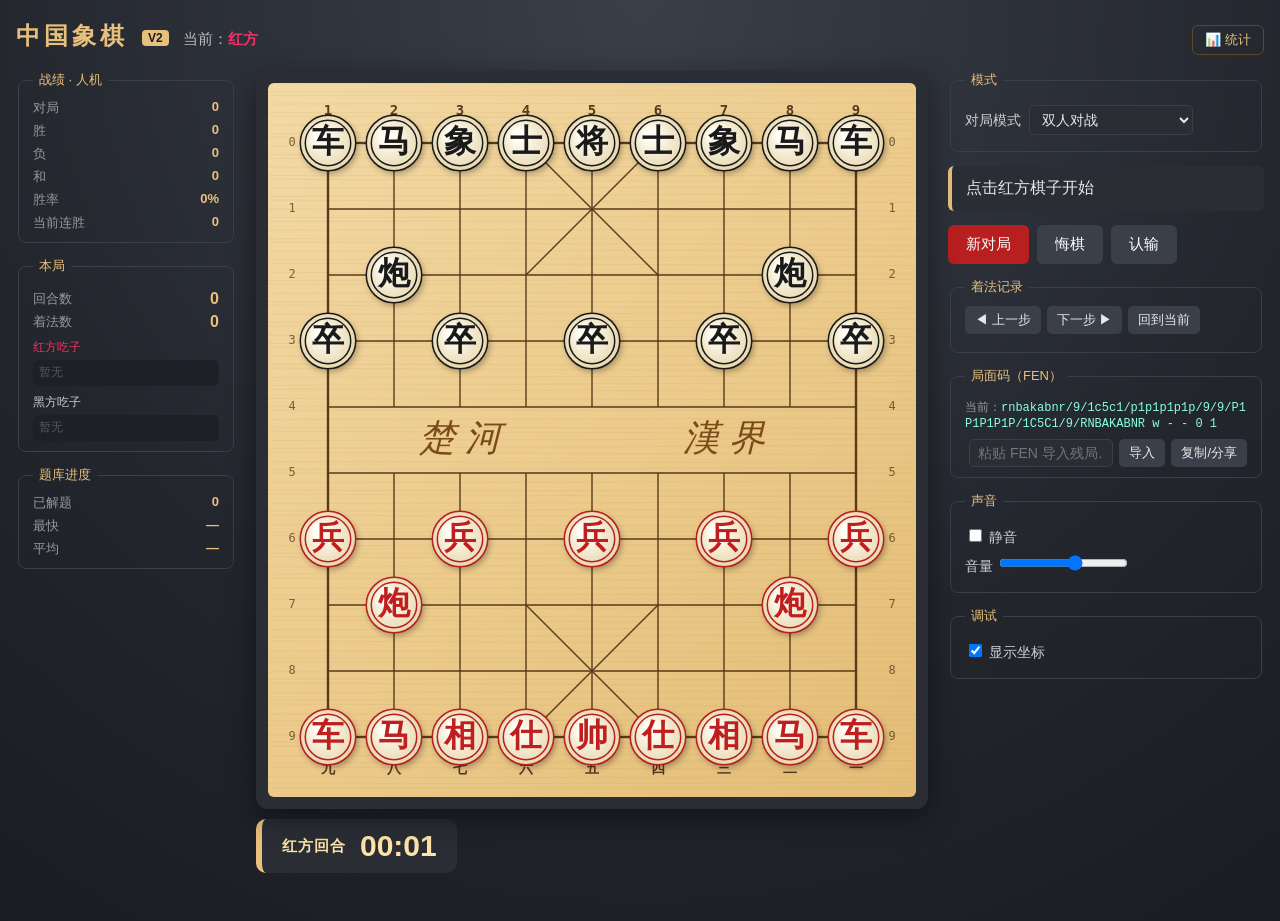
<file: chess/index.html>
<!DOCTYPE html>
<html lang="zh-CN">
<head>
  <meta charset="UTF-8" />
  <meta name="viewport" content="width=device-width, initial-scale=1.0" />
  <title>中国象棋 V2</title>
  <link rel="stylesheet" href="style.css" />
</head>
<body>
  <div class="app">
    <header>
      <h1>中国象棋</h1>
      <span class="ver">V2</span>
      <div class="turn-line">当前：<span id="turn" class="turn-red">红方</span></div>
      <button id="btn-stats" class="ghost-btn" title="统计中心">📊 统计</button>
    </header>

    <main class="layout">
      <!-- 左侧：统计数据，默认常驻显示，无需点击展开 -->
      <aside class="side-stats">
        <fieldset>
          <legend>战绩 · 人机</legend>
          <div id="side-record" class="side-record"></div>
        </fieldset>

        <fieldset>
          <legend>本局</legend>
          <div class="side-line"><span class="k">回合数</span><span id="side-rounds" class="v">0</span></div>
          <div class="side-line"><span class="k">着法数</span><span id="side-moves" class="v">0</span></div>
          <div class="capture-box">
            <div class="cap-row">
              <span class="cap-label red">红方吃子</span>
              <span id="cap-red" class="cap-pieces"></span>
            </div>
            <div class="cap-row">
              <span class="cap-label black">黑方吃子</span>
              <span id="cap-black" class="cap-pieces"></span>
            </div>
          </div>
        </fieldset>

        <fieldset>
          <legend>题库进度</legend>
          <div id="side-puzzle" class="side-record"></div>
        </fieldset>
      </aside>

      <div class="board-col">
        <div class="board-wrap">
          <canvas id="board"></canvas>
          <div id="overlay" class="overlay"></div>
          <div id="toast" class="toast hidden"></div>
        </div>

        <!-- 回合 / 倒计时横幅：数字醒目放大，明确标注玩家回合或 AI 思考 -->
        <div class="board-foot">
          <div id="timer-box" class="timer">
            <span id="timer-label" class="timer-label">回合</span>
            <span id="timer-value" class="timer-value">--:--</span>
          </div>
          <div id="ai-think" class="ai-think hidden"></div>
        </div>
      </div>

      <aside class="panel">
        <fieldset>
          <legend>模式</legend>
          <label>对局模式
            <select id="mode">
              <option value="pvp">双人对战</option>
              <option value="ai">人机对战（你执红）</option>
              <option value="puzzle">残局 / 题库</option>
            </select>
          </label>
          <div id="ai-controls" class="hidden">
            <label>AI 难度
              <select id="ai-level">
                <option value="novice">新手（深度1）</option>
                <option value="normal">普通（深度2）</option>
                <option value="expert" selected>困难（深度3）</option>
                <option value="master">大师（深度4）</option>
                <option value="grandmaster">宗师（深度5）</option>
              </select>
            </label>
            <label>每步限时
              <select id="ai-steptime">
                <option value="0" selected>不限时</option>
                <option value="10">10 秒</option>
                <option value="20">20 秒</option>
                <option value="30">30 秒</option>
              </select>
            </label>
          </div>
        </fieldset>

        <div id="status" class="status">点击红方棋子开始</div>

        <!-- 对战控制 -->
        <div id="group-game" class="controls">
          <button id="btn-reset">新对局</button>
          <button id="btn-undo" class="secondary">悔棋</button>
          <button id="btn-resign" class="secondary">认输</button>
        </div>

        <!-- 题库控制 -->
        <div id="group-puzzle" class="controls hidden">
          <select id="puzzle-category">
            <option value="mate1">一步杀</option>
            <option value="mate2">两步杀</option>
            <option value="mate3">三步杀</option>
            <option value="endgame">实战残局</option>
            <option value="classic">经典排局</option>
          </select>
          <label class="classic-pick">经典残局
            <select id="classic-select"></select>
          </label>
          <button id="btn-hint" class="secondary">提示</button>
          <button id="btn-answer" class="secondary">答案</button>
          <button id="btn-prev-puzzle" class="secondary">上一题</button>
          <button id="btn-next-puzzle" class="secondary">下一题</button>
          <button id="btn-puzzle-reset" class="secondary">重做</button>
        </div>

        <!-- 题目信息 / 评级 / 复盘 -->
        <div id="puzzle-meta" class="puzzle-meta hidden"></div>
        <div id="puzzle-review" class="review hidden"></div>

        <!-- 题库列表 -->
        <fieldset id="puzzlelist-box" class="hidden">
          <legend>题库列表</legend>
          <ol id="puzzle-list" class="puzzle-list"></ol>
        </fieldset>

        <!-- 着法记录 + 回放 -->
        <fieldset id="movelist-box">
          <legend>着法记录</legend>
          <div class="replay-bar">
            <button id="btn-hist-prev" class="mini">◀ 上一步</button>
            <button id="btn-hist-next" class="mini">下一步 ▶</button>
            <button id="btn-hist-live" class="mini">回到当前</button>
          </div>
          <ol id="move-list" class="move-list"></ol>
        </fieldset>

        <!-- 统计中心（默认隐藏，点击右上角展开）-->
        <fieldset id="stats-box" class="hidden">
          <legend>统计中心</legend>
          <div id="stats-content" class="stats-content"></div>
          <div id="ach-list" class="ach-list"></div>
          <div class="controls">
            <button id="btn-stats-reset" class="secondary">重置统计</button>
          </div>
        </fieldset>

        <fieldset>
          <legend>局面码（FEN）</legend>
          <div class="fen-box">当前：<code id="fen"></code></div>
          <div class="fen-actions">
            <input id="fen-input" type="text" placeholder="粘贴 FEN 导入残局…" />
            <button id="btn-fen-load" class="mini">导入</button>
            <button id="btn-fen-copy" class="mini">复制/分享</button>
          </div>
        </fieldset>

        <fieldset>
          <legend>声音</legend>
          <label><input type="checkbox" id="chk-mute" /> 静音</label>
          <label>音量 <input type="range" id="rng-vol" min="0" max="1" step="0.05" value="0.6" /></label>
        </fieldset>

        <fieldset>
          <legend>调试</legend>
          <label><input type="checkbox" id="chk-coords" checked /> 显示坐标</label>
        </fieldset>
      </aside>
    </main>
  </div>

  <script type="module" src="main.js"></script>
</body>
</html>
</file>
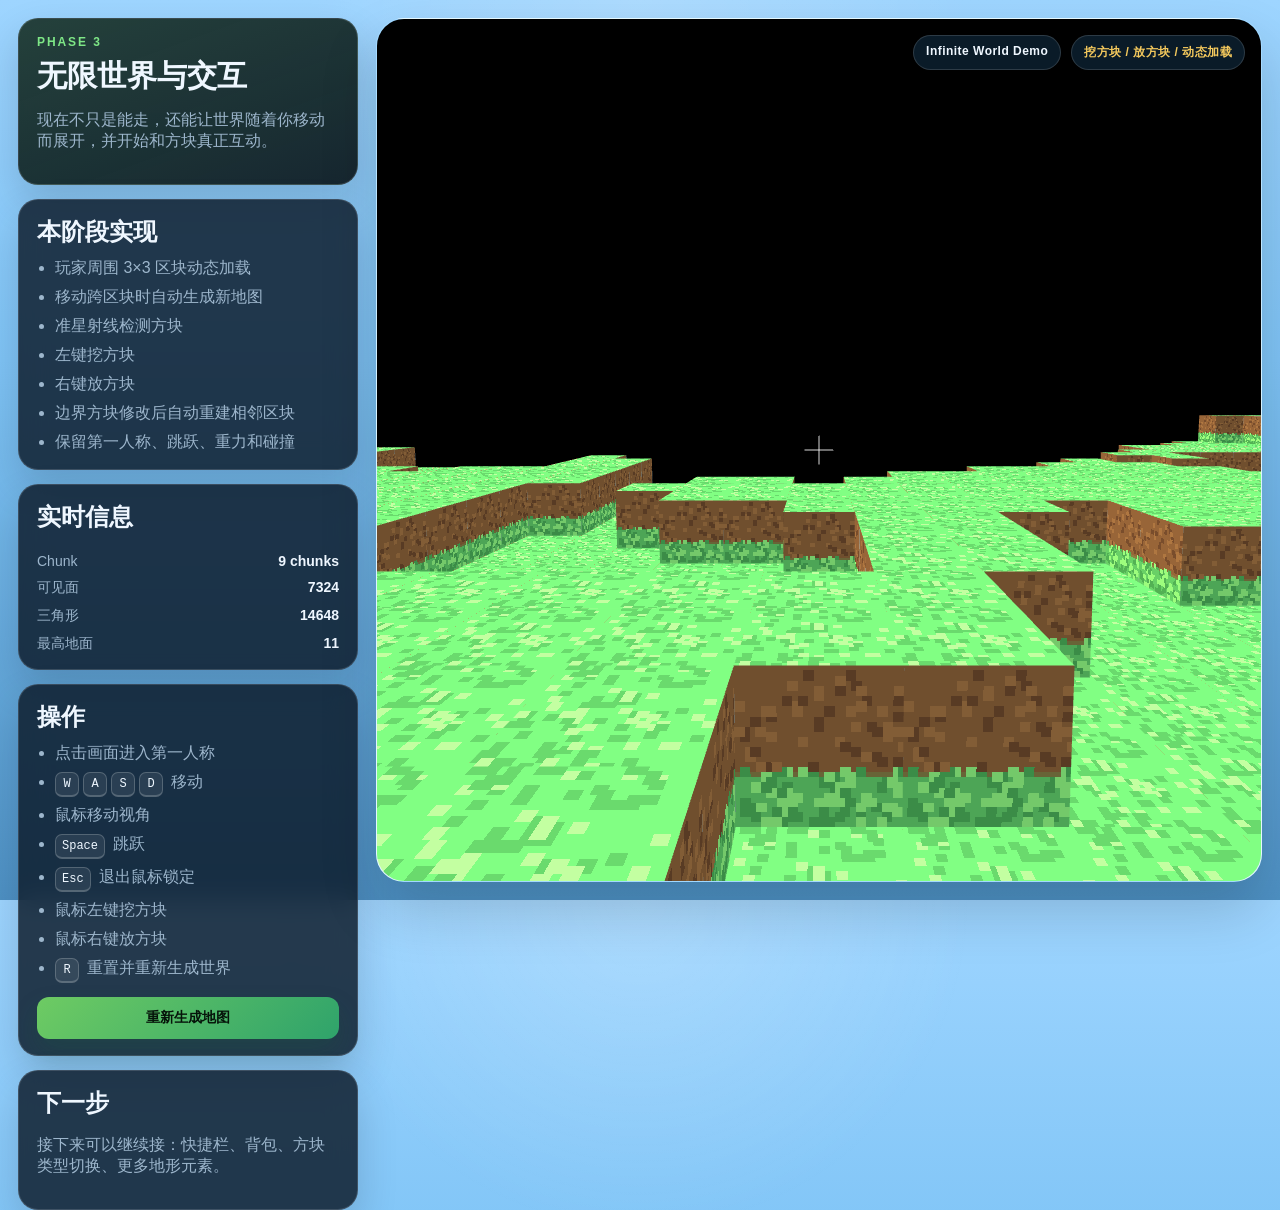
<file: minecraft/index.html>
<!DOCTYPE html>
<html lang="zh-CN">
<head>
  <meta charset="UTF-8" />
  <meta name="viewport" content="width=device-width, initial-scale=1.0" />
  <title>我的世界网页版 · 无限世界与交互</title>
  <meta
    name="description"
    content="小布 CS 项目：Three.js 版《我的世界》无限世界与交互系统，包含动态区块、准星瞄准、挖方块和放方块。"
  />
  <link rel="stylesheet" href="./minecraft-foundation.css" />
</head>
<body>
  <div class="shell">
    <aside class="hud">
      <div class="panel brand">
        <p class="eyebrow">Phase 3</p>
        <h1>无限世界与交互</h1>
        <p class="lede">现在不只是能走，还能让世界随着你移动而展开，并开始和方块真正互动。</p>
      </div>

      <div class="panel">
        <h2>本阶段实现</h2>
        <ul class="feature-list">
          <li>玩家周围 3×3 区块动态加载</li>
          <li>移动跨区块时自动生成新地图</li>
          <li>准星射线检测方块</li>
          <li>左键挖方块</li>
          <li>右键放方块</li>
          <li>边界方块修改后自动重建相邻区块</li>
          <li>保留第一人称、跳跃、重力和碰撞</li>
        </ul>
      </div>

      <div class="panel stats">
        <h2>实时信息</h2>
        <div class="stat-row"><span>Chunk</span><strong id="chunk-size">16 × 16 × 18</strong></div>
        <div class="stat-row"><span>可见面</span><strong id="visible-faces">-</strong></div>
        <div class="stat-row"><span>三角形</span><strong id="triangles">-</strong></div>
        <div class="stat-row"><span>最高地面</span><strong id="max-height">-</strong></div>
      </div>

      <div class="panel controls">
        <h2>操作</h2>
        <ul>
          <li>点击画面进入第一人称</li>
          <li><kbd>W</kbd><kbd>A</kbd><kbd>S</kbd><kbd>D</kbd> 移动</li>
          <li>鼠标移动视角</li>
          <li><kbd>Space</kbd> 跳跃</li>
          <li><kbd>Esc</kbd> 退出鼠标锁定</li>
          <li>鼠标左键挖方块</li>
          <li>鼠标右键放方块</li>
          <li><kbd>R</kbd> 重置并重新生成世界</li>
        </ul>
        <button id="regen-btn" class="regen-btn" type="button">重新生成地图</button>
      </div>

      <div class="panel note">
        <h2>下一步</h2>
        <p>接下来可以继续接：快捷栏、背包、方块类型切换、更多地形元素。</p>
      </div>
    </aside>

    <main class="stage">
      <div class="canvas-wrap">
        <canvas id="scene"></canvas>
        <div class="overlay">
          <span class="badge">Infinite World Demo</span>
          <span class="badge ghost">挖方块 / 放方块 / 动态加载</span>
        </div>
      </div>
    </main>
  </div>

  <script src="./vendor/three.min.js"></script>
  <script src="./minecraft-foundation.js"></script>
</body>
</html>
</file>
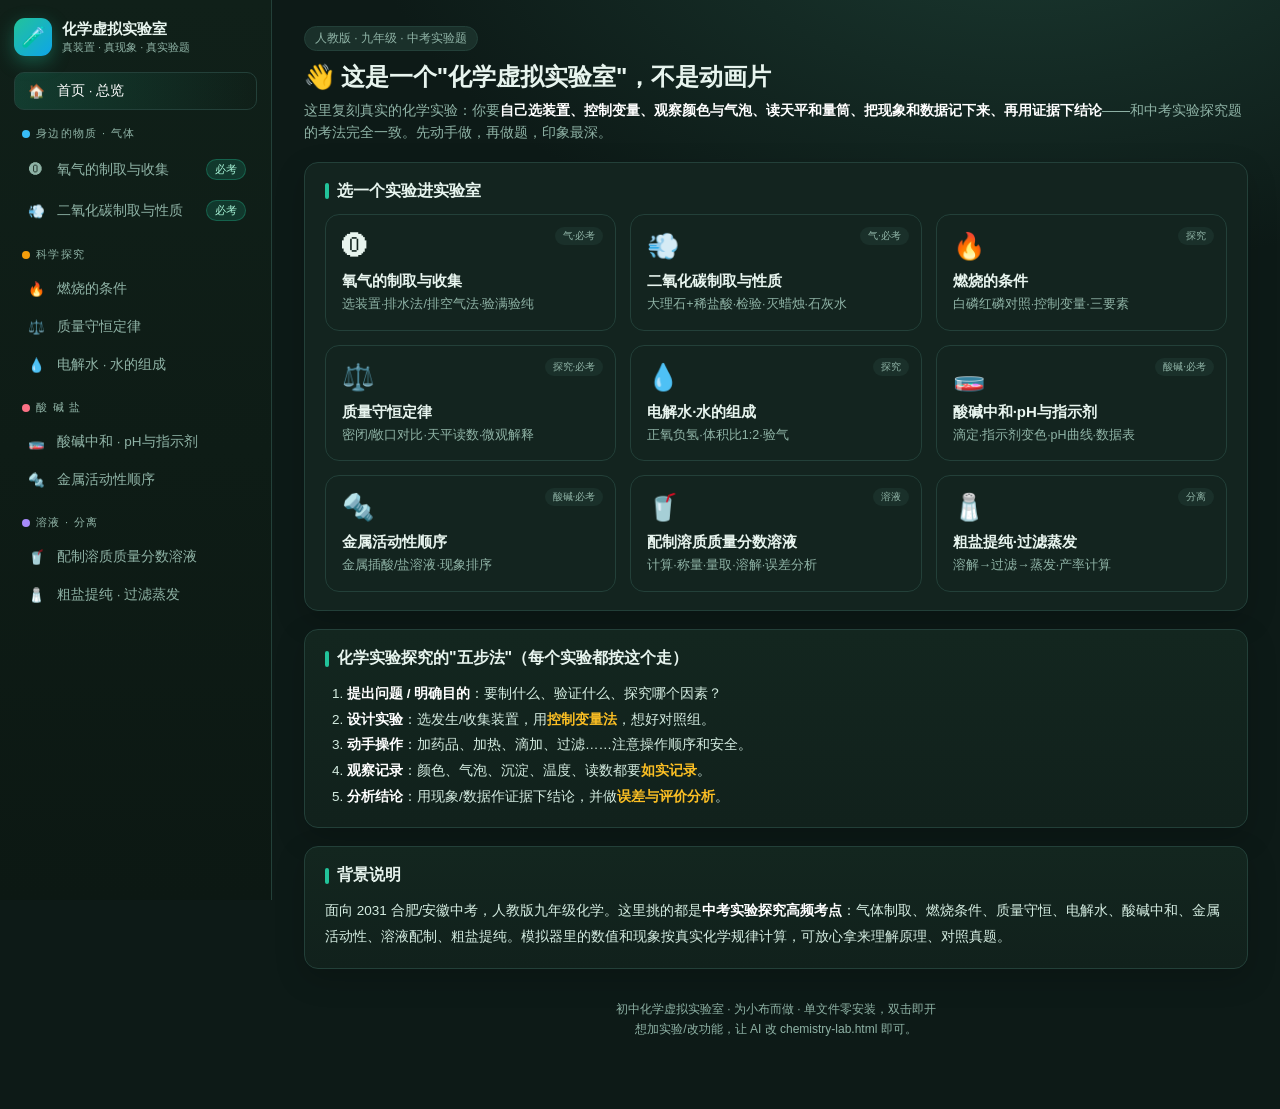
<file: chemistry-lab.html>
<!DOCTYPE html>
<html lang="zh-CN">
<head>
<meta charset="UTF-8">
<meta name="viewport" content="width=device-width, initial-scale=1.0">
<title>初中化学虚拟实验室 · 小布的化学实验台</title>
<style>
  :root{
    --bg:#0d1a17; --panel:#13241f; --panel2:#1a302a; --line:#234039;
    --txt:#e7f4ee; --muted:#8fb3a6; --accent:#22c39a; --accent2:#7be3c0;
    --gas:#38bdf8; --inquiry:#f59e0b; --acid:#fb7185; --solution:#a78bfa; --sep:#34d399;
    --good:#34d399; --bad:#f87171; --warn:#fbbf24; --radius:14px;
  }
  *{box-sizing:border-box}
  html,body{margin:0;padding:0}
  body{font-family:-apple-system,BlinkMacSystemFont,"PingFang SC","Microsoft YaHei",Segoe UI,Roboto,sans-serif;
    background:radial-gradient(1200px 700px at 80% -10%,#1b3a31 0%,var(--bg) 55%);color:var(--txt);min-height:100vh}
  a{color:var(--accent)}
  .app{display:grid;grid-template-columns:272px 1fr;min-height:100vh}
  .sidebar{background:linear-gradient(180deg,#102019,#0c1813);border-right:1px solid var(--line);padding:18px 14px;position:sticky;top:0;height:100vh;overflow-y:auto}
  .brand{display:flex;align-items:center;gap:10px;margin-bottom:6px}
  .brand .logo{width:38px;height:38px;border-radius:11px;display:grid;place-items:center;background:linear-gradient(135deg,var(--accent),#0ea5e9);font-size:20px;box-shadow:0 6px 18px rgba(34,195,154,.35)}
  .brand h1{font-size:15px;margin:0;line-height:1.2}
  .brand p{margin:2px 0 0;font-size:11px;color:var(--muted)}
  .navgroup{margin-top:16px}
  .navgroup .label{font-size:11px;letter-spacing:.12em;color:var(--muted);text-transform:uppercase;margin:0 8px 8px;display:flex;align-items:center;gap:6px}
  .dot{width:8px;height:8px;border-radius:50%}
  .navitem{display:flex;align-items:center;gap:10px;padding:9px 10px;border-radius:10px;cursor:pointer;color:var(--muted);font-size:13.5px;transition:.15s;border:1px solid transparent}
  .navitem:hover{background:var(--panel2);color:var(--txt)}
  .navitem.active{background:linear-gradient(90deg,rgba(34,195,154,.18),transparent);color:#fff;border-color:var(--line)}
  .navitem .ic{width:22px;text-align:center}
  .main{padding:26px 32px 70px;max-width:1120px}
  .pagehead{margin-bottom:18px}
  .pagehead .tag{display:inline-block;font-size:12px;padding:3px 10px;border-radius:999px;background:var(--panel2);color:var(--muted);border:1px solid var(--line);margin-bottom:10px}
  .pagehead h2{margin:0 0 6px;font-size:24px}
  .pagehead p{margin:0;color:var(--muted);font-size:14px;line-height:1.6}
  .card{background:var(--panel);border:1px solid var(--line);border-radius:var(--radius);padding:18px 20px;margin-bottom:18px;box-shadow:0 10px 30px rgba(0,0,0,.18)}
  .card h3{margin:0 0 12px;font-size:16px;display:flex;align-items:center;gap:8px}
  .card h3 .bar{width:4px;height:16px;border-radius:3px;background:var(--accent)}
  .card h3 .mini{margin-left:auto;font-size:11px;color:var(--muted);font-weight:400}
  .concept{background:linear-gradient(180deg,#13261f,#11211c)}
  .concept ul{margin:6px 0 0;padding-left:20px;line-height:1.9;font-size:13.5px;color:#d4ece1}
  .concept ol{margin:6px 0 0;padding-left:22px;line-height:1.9;font-size:13.5px;color:#d4ece1}
  .formula{display:inline-block;background:#0a1713;border:1px solid var(--line);border-radius:8px;padding:2px 10px;font-family:ui-monospace,Menlo,monospace;color:var(--accent2);margin:0 2px}
  .key{color:var(--warn);font-weight:600}
  .twocol{display:grid;grid-template-columns:1fr 1fr;gap:18px}
  @media(max-width:980px){.twocol{grid-template-columns:1fr}}
  .sim{display:grid;grid-template-columns:1fr 286px;gap:18px;align-items:start}
  @media(max-width:900px){.sim{grid-template-columns:1fr}.app{grid-template-columns:1fr}.sidebar{position:static;height:auto}}
  .canvas-wrap{background:#081311;border:1px solid var(--line);border-radius:12px;padding:8px;position:relative}
  canvas{width:100%;display:block;border-radius:8px}
  .controls{display:flex;flex-direction:column;gap:13px}
  .ctrl label{display:flex;justify-content:space-between;font-size:13px;color:var(--muted);margin-bottom:6px}
  .ctrl label b{color:#fff;font-variant-numeric:tabular-nums}
  input[type=range]{width:100%;accent-color:var(--accent);height:4px}
  .seg{display:flex;background:var(--panel2);border:1px solid var(--line);border-radius:10px;padding:3px;gap:3px}
  .seg.col{flex-direction:column}
  .seg button{flex:1;border:none;background:transparent;color:var(--muted);padding:7px;border-radius:7px;cursor:pointer;font-size:12.5px;transition:.15s}
  .seg button.on{background:var(--accent);color:#04140f;font-weight:700}
  .btn{border:1px solid var(--line);background:var(--panel2);color:var(--txt);padding:9px 12px;border-radius:9px;cursor:pointer;font-size:13px;transition:.15s}
  .btn:hover{border-color:var(--accent)}
  .btn.primary{background:linear-gradient(135deg,var(--accent),#0ea5e9);border-color:transparent;color:#04140f;font-weight:700}
  .btn.ghost{background:transparent}
  .toolbar{display:flex;gap:8px;flex-wrap:wrap}
  .status{padding:10px 12px;border-radius:10px;font-size:12.5px;line-height:1.55;border:1px solid var(--line)}
  .status.good{background:rgba(52,211,153,.10);border-color:rgba(52,211,153,.4);color:#bbf7d0}
  .status.warn{background:rgba(251,191,36,.10);border-color:rgba(251,191,36,.4);color:#fde68a}
  .status.bad{background:rgba(248,113,113,.10);border-color:rgba(248,113,113,.4);color:#fecaca}
  .dtable{width:100%;border-collapse:collapse;font-size:13px;font-variant-numeric:tabular-nums}
  .dtable th,.dtable td{border:1px solid var(--line);padding:7px 8px;text-align:center}
  .dtable th{background:var(--panel2);color:var(--muted);font-weight:600}
  .dtable tbody tr:nth-child(even) td{background:rgba(255,255,255,.02)}
  .dtable .empty td{color:var(--muted);padding:18px;font-style:italic}
  .concl{margin-top:12px;padding:12px 14px;border-left:3px solid var(--accent2);background:#0a1713;border-radius:0 10px 10px 0;font-size:13px;line-height:1.8}
  .concl b{color:#fff}
  .exam{background:linear-gradient(180deg,#1c1726,#181421);border-color:#3a2f4e}
  .exam .q{font-size:14px;line-height:1.8}
  .exam .opts{margin:10px 0 0;display:flex;flex-direction:column;gap:8px}
  .opt{padding:9px 12px;border:1px solid var(--line);border-radius:10px;cursor:pointer;font-size:13.5px;transition:.15s;background:#13192a}
  .opt:hover{border-color:var(--accent)}
  .opt.correct{background:rgba(52,211,153,.14);border-color:var(--good);color:#d1fae5}
  .opt.wrong{background:rgba(248,113,113,.14);border-color:var(--bad);color:#fecaca}
  .explain{margin-top:12px;padding:12px 14px;border-left:3px solid var(--accent2);background:#0a1713;border-radius:0 10px 10px 0;font-size:13px;line-height:1.8;display:none}
  .explain.show{display:block}
  .grid{display:grid;grid-template-columns:repeat(auto-fill,minmax(220px,1fr));gap:14px}
  .tile{background:var(--panel);border:1px solid var(--line);border-radius:14px;padding:16px;cursor:pointer;transition:.18s;position:relative;overflow:hidden}
  .tile:hover{transform:translateY(-3px);border-color:var(--accent)}
  .tile .em{font-size:26px}
  .tile h4{margin:10px 0 4px;font-size:15px}
  .tile p{margin:0;font-size:12.5px;color:var(--muted);line-height:1.5}
  .tile .pill{position:absolute;top:12px;right:12px;font-size:10px;padding:2px 8px;border-radius:999px;background:var(--panel2);color:var(--muted)}
  .hidden{display:none}
  .legend{display:flex;flex-wrap:wrap;gap:12px;font-size:12px;color:var(--muted);margin-top:6px}
  .legend span{display:flex;align-items:center;gap:5px}
  .swatch{width:14px;height:10px;border-radius:3px;display:inline-block}
  .badge{font-size:11px;padding:2px 8px;border-radius:999px;background:rgba(34,195,154,.16);color:#a7f3d6;border:1px solid rgba(34,195,154,.3)}
  footer{color:var(--muted);font-size:12px;text-align:center;margin-top:30px;line-height:1.7}
  .kvs{display:grid;grid-template-columns:1fr 1fr;gap:8px}
  .kv{background:#0a1713;border:1px solid var(--line);border-radius:10px;padding:9px;text-align:center}
  .kv .v{font-size:18px;font-weight:700;font-variant-numeric:tabular-nums}
  .kv .k{font-size:11px;color:var(--muted);margin-top:2px}
  .pillrow{display:flex;flex-wrap:wrap;gap:8px;margin-top:6px}
  .chip{font-size:12px;padding:4px 10px;border-radius:999px;background:#0a1713;border:1px solid var(--line);color:#d4ece1}
</style>
</head>
<body>
<div class="app">
  <aside class="sidebar">
    <div class="brand">
      <div class="logo">🧪</div>
      <div><h1>化学虚拟实验室</h1><p>真装置 · 真现象 · 真实验题</p></div>
    </div>
    <div class="navgroup"><div class="navitem active" data-go="home"><span class="ic">🏠</span>首页 · 总览</div></div>
    <div class="navgroup">
      <div class="label"><span class="dot" style="background:var(--gas)"></span>身边的物质 · 气体</div>
      <div class="navitem" data-go="o2"><span class="ic">🅞</span>氧气的制取与收集<span class="badge" style="margin-left:auto">必考</span></div>
      <div class="navitem" data-go="co2"><span class="ic">💨</span>二氧化碳制取与性质<span class="badge" style="margin-left:auto">必考</span></div>
    </div>
    <div class="navgroup">
      <div class="label"><span class="dot" style="background:var(--inquiry)"></span>科学探究</div>
      <div class="navitem" data-go="burn"><span class="ic">🔥</span>燃烧的条件</div>
      <div class="navitem" data-go="mass"><span class="ic">⚖️</span>质量守恒定律</div>
      <div class="navitem" data-go="water"><span class="ic">💧</span>电解水 · 水的组成</div>
    </div>
    <div class="navgroup">
      <div class="label"><span class="dot" style="background:var(--acid)"></span>酸 碱 盐</div>
      <div class="navitem" data-go="ph"><span class="ic">🧫</span>酸碱中和 · pH与指示剂</div>
      <div class="navitem" data-go="metal"><span class="ic">🔩</span>金属活动性顺序</div>
    </div>
    <div class="navgroup">
      <div class="label"><span class="dot" style="background:var(--solution)"></span>溶液 · 分离</div>
      <div class="navitem" data-go="solution"><span class="ic">🥤</span>配制溶质质量分数溶液</div>
      <div class="navitem" data-go="salt"><span class="ic">🧂</span>粗盐提纯 · 过滤蒸发</div>
    </div>
  </aside>

  <main class="main">

  <!-- ===== HOME ===== -->
  <section id="home" class="page">
    <div class="pagehead">
      <span class="tag">人教版 · 九年级 · 中考实验题</span>
      <h2>👋 这是一个"化学虚拟实验室"，不是动画片</h2>
      <p>这里复刻真实的化学实验：你要<b style="color:#fff">自己选装置、控制变量、观察颜色与气泡、读天平和量筒、把现象和数据记下来、再用证据下结论</b>——和中考实验探究题的考法完全一致。先动手做，再做题，印象最深。</p>
    </div>
    <div class="card"><h3><span class="bar"></span>选一个实验进实验室</h3><div class="grid" id="homeGrid"></div></div>
    <div class="card concept">
      <h3><span class="bar"></span>化学实验探究的"五步法"（每个实验都按这个走）</h3>
      <ol>
        <li><b style="color:#fff">提出问题 / 明确目的</b>：要制什么、验证什么、探究哪个因素？</li>
        <li><b style="color:#fff">设计实验</b>：选发生/收集装置，用<span class="key">控制变量法</span>，想好对照组。</li>
        <li><b style="color:#fff">动手操作</b>：加药品、加热、滴加、过滤……注意操作顺序和安全。</li>
        <li><b style="color:#fff">观察记录</b>：颜色、气泡、沉淀、温度、读数都要<span class="key">如实记录</span>。</li>
        <li><b style="color:#fff">分析结论</b>：用现象/数据作证据下结论，并做<span class="key">误差与评价分析</span>。</li>
      </ol>
    </div>
    <div class="card concept">
      <h3><span class="bar"></span>背景说明</h3>
      <p style="margin:0;color:#d4ece1;font-size:13.5px;line-height:1.9">面向 2031 合肥/安徽中考，人教版九年级化学。这里挑的都是<b style="color:#fff">中考实验探究高频考点</b>：气体制取、燃烧条件、质量守恒、电解水、酸碱中和、金属活动性、溶液配制、粗盐提纯。模拟器里的数值和现象按真实化学规律计算，可放心拿来理解原理、对照真题。</p>
    </div>
  </section>

  <!-- ===== O2 制取 ===== -->
  <section id="o2" class="page hidden">
    <div class="pagehead">
      <span class="tag" style="color:var(--gas)">身边的物质 · 中考必考实验⭐⭐⭐⭐⭐</span>
      <h2>🅞 氧气的实验室制取与收集</h2>
      <p>初中第一个"气体制取"实验。要学会<b style="color:#fff">根据反应物状态和条件选发生装置</b>、<b style="color:#fff">根据气体性质选收集方法</b>，并掌握验满、检验、注意事项——这些都是中考实验题的固定考点。</p>
    </div>

    <div class="twocol">
      <div class="card concept">
        <h3><span class="bar"></span>三个常见反应（写对化学方程式）</h3>
        <ul>
          <li>加热高锰酸钾：<span class="formula">2KMnO₄ →(Δ) K₂MnO₄ + MnO₂ + O₂↑</span>（固+固，加热型）</li>
          <li>双氧水+二氧化锰：<span class="formula">2H₂O₂ →(MnO₂) 2H₂O + O₂↑</span>（固+液，常温型，MnO₂是<span class="key">催化剂</span>）</li>
          <li>加热氯酸钾：<span class="formula">2KClO₃ →(MnO₂,Δ) 2KCl + 3O₂↑</span>（固+固，加热型）</li>
        </ul>
      </div>
      <div class="card concept">
        <h3><span class="bar"></span>装置选择口诀</h3>
        <ul>
          <li><b style="color:#fff">发生装置看状态和条件</b>：固固加热 → 试管+酒精灯；固液常温 → 锥形瓶+分液漏斗。</li>
          <li><b style="color:#fff">收集装置看溶解性和密度</b>：O₂不易溶于水 → <span class="key">排水法</span>(更纯)；O₂密度比空气大 → <span class="key">向上排空气法</span>。</li>
          <li>检验O₂：带火星的木条伸入，<span class="key">复燃</span>。</li>
          <li>验满：排空气法把带火星木条放<span class="key">瓶口</span>复燃即满；排水法看气泡从瓶口往外冒。</li>
        </ul>
      </div>
    </div>

    <div class="card">
      <h3><span class="bar"></span>虚拟实验台<span class="mini" id="o2Mini">选装置 → 点开始 → 收集满 → 验满/检验</span></h3>
      <div class="sim">
        <div class="canvas-wrap"><canvas id="o2Cv" width="760" height="440"></canvas></div>
        <div class="controls">
          <div class="ctrl">
            <label>① 选药品 / 反应</label>
            <div class="seg col" id="o2Rxn">
              <button class="on" data-r="kmno4">高锰酸钾（加热）</button>
              <button data-r="h2o2">双氧水 + MnO₂（常温）</button>
              <button data-r="kclo3">氯酸钾 + MnO₂（加热）</button>
            </div>
          </div>
          <div class="ctrl">
            <label>② 选发生装置</label>
            <div class="seg" id="o2Gen"><button class="on" data-g="heat">试管+酒精灯</button><button data-g="flask">锥形瓶+漏斗</button></div>
          </div>
          <div class="ctrl">
            <label>③ 选收集方法</label>
            <div class="seg" id="o2Col"><button class="on" data-c="water">排水法</button><button data-c="air">向上排空气法</button></div>
          </div>
          <div class="toolbar">
            <button class="btn primary" id="o2Run">▶ 开始制取</button>
            <button class="btn ghost" id="o2Reset">重置</button>
          </div>
          <div class="toolbar">
            <button class="btn" id="o2Check">🔥 带火星木条检验/验满</button>
          </div>
          <div class="kvs">
            <div class="kv"><div class="v" id="o2Fill" style="color:var(--accent2)">0%</div><div class="k">集气瓶充满</div></div>
            <div class="kv"><div class="v" id="o2Pure" style="color:var(--warn);font-size:14px">—</div><div class="k">气体纯度</div></div>
          </div>
          <div class="status good" id="o2Tip"></div>
        </div>
      </div>
      <div class="legend">
        <span><i class="swatch" style="background:#38bdf8"></i>水</span>
        <span><i class="swatch" style="background:rgba(123,227,192,.5)"></i>收集到的 O₂</span>
        <span><i class="swatch" style="background:#fbbf24"></i>气泡/火焰</span>
      </div>
    </div>
  </section>

  <!-- ===== CO2 制取与性质 ===== -->
  <section id="co2" class="page hidden">
    <div class="pagehead">
      <span class="tag" style="color:var(--gas)">身边的物质 · 中考必考实验⭐⭐⭐⭐⭐</span>
      <h2>💨 二氧化碳的实验室制取与性质</h2>
      <p>药品选择是重点考点：为什么用<b style="color:#fff">大理石(石灰石)和稀盐酸</b>，不用稀硫酸、不用浓盐酸、不用碳酸钠？再加上检验、验满和"<b style="color:#fff">倾倒灭蜡烛</b>"这个经典性质实验。</p>
    </div>

    <div class="twocol">
      <div class="card concept">
        <h3><span class="bar"></span>反应原理与药品选择</h3>
        <ul>
          <li>原理：<span class="formula">CaCO₃ + 2HCl = CaCl₂ + H₂O + CO₂↑</span>（固+液，常温）。</li>
          <li>❌ 不用<b style="color:#fff">稀硫酸</b>：生成微溶的 CaSO₄ 覆盖在石灰石表面，<span class="key">阻止反应继续</span>。</li>
          <li>❌ 不用<b style="color:#fff">浓盐酸</b>：易挥发，使收集的 CO₂ <span class="key">混有 HCl 气体不纯</span>。</li>
          <li>❌ 不用<b style="color:#fff">碳酸钠粉末</b>：反应太快，不便控制。</li>
        </ul>
      </div>
      <div class="card concept">
        <h3><span class="bar"></span>收集 · 检验 · 验满 · 性质</h3>
        <ul>
          <li>只能<span class="key">向上排空气法</span>：CO₂能溶于水且与水反应，密度比空气大。<b style="color:#fff">不能排水法</b>。</li>
          <li>检验：通入<b style="color:#fff">澄清石灰水</b>变浑浊 <span class="formula">CO₂+Ca(OH)₂=CaCO₃↓+H₂O</span>。</li>
          <li>验满：把<span class="key">燃着的木条</span>放瓶口，熄灭即满。</li>
          <li>性质：不燃烧、不支持燃烧、密度比空气大 → 倾倒时<b style="color:#fff">下层蜡烛先灭</b>。与水反应 <span class="formula">CO₂+H₂O=H₂CO₃</span> 使紫色石蕊变红。</li>
        </ul>
      </div>
    </div>

    <div class="card">
      <h3><span class="bar"></span>虚拟实验台<span class="mini">切换"制取检验"与"倾倒灭蜡烛"两个场景</span></h3>
      <div class="sim">
        <div class="canvas-wrap"><canvas id="co2Cv" width="760" height="430"></canvas></div>
        <div class="controls">
          <div class="ctrl">
            <label>实验场景</label>
            <div class="seg" id="co2Mode"><button class="on" data-m="make">制取·检验·验满</button><button data-m="candle">倾倒灭蜡烛</button></div>
          </div>
          <div id="co2MakeBox">
            <div class="ctrl">
              <label>选酸</label>
              <div class="seg col" id="co2Acid">
                <button class="on" data-a="hcl">稀盐酸（正确）</button>
                <button data-a="h2so4">稀硫酸</button>
                <button data-a="conc">浓盐酸</button>
              </div>
            </div>
            <div class="toolbar">
              <button class="btn primary" id="co2Run">▶ 开始制取</button>
              <button class="btn ghost" id="co2Reset">重置</button>
            </div>
            <div class="toolbar">
              <button class="btn" id="co2Lime">🧪 通入澄清石灰水(检验)</button>
              <button class="btn" id="co2Full">🔥 燃着木条验满</button>
            </div>
            <div class="kvs">
              <div class="kv"><div class="v" id="co2Fill" style="color:var(--accent2)">0%</div><div class="k">集气瓶充满</div></div>
              <div class="kv"><div class="v" id="co2Pure" style="color:var(--warn);font-size:14px">—</div><div class="k">气体纯度</div></div>
            </div>
          </div>
          <div id="co2CandleBox" style="display:none">
            <div class="status warn" style="margin-bottom:4px">烧杯里有上下两层燃着的蜡烛。沿杯壁慢慢倒入 CO₂，注意先后熄灭顺序。</div>
            <div class="toolbar">
              <button class="btn primary" id="co2Pour">⤵ 倾倒二氧化碳</button>
              <button class="btn ghost" id="co2PourReset">重新点燃</button>
            </div>
          </div>
          <div class="status good" id="co2Tip"></div>
        </div>
      </div>
    </div>
  </section>

  <!-- ===== 燃烧的条件 ===== -->
  <section id="burn" class="page hidden">
    <div class="pagehead">
      <span class="tag" style="color:var(--inquiry)">科学探究 · 中考实验⭐⭐⭐⭐</span>
      <h2>🔥 探究燃烧的条件</h2>
      <p>燃烧需要<b style="color:#fff">三个条件同时满足</b>。这个经典的"白磷红磷"实验用<b style="color:#fff">控制变量法</b>，一次只改变一个因素，分别证明缺哪个条件就烧不起来。</p>
    </div>

    <div class="twocol">
      <div class="card concept">
        <h3><span class="bar"></span>燃烧的三个条件（缺一不可）</h3>
        <ul>
          <li>① 有<span class="key">可燃物</span>；</li>
          <li>② 可燃物与<span class="key">氧气(空气)</span>接触；</li>
          <li>③ 温度达到可燃物的<span class="key">着火点</span>。</li>
          <li>白磷着火点约 <b style="color:#fff">40℃</b>，红磷约 <b style="color:#fff">240℃</b>。热水(约80℃)能点着白磷，点不着红磷。</li>
        </ul>
      </div>
      <div class="card concept">
        <h3><span class="bar"></span>三处对照说明什么</h3>
        <ul>
          <li>铜片白磷 vs 铜片红磷：都接触O₂、温度相同 → 只差<span class="key">着火点</span>。白磷燃、红磷不燃 → 证明要<b style="color:#fff">达到着火点</b>。</li>
          <li>铜片白磷 vs 水中白磷：都是白磷、温度都够 → 只差<span class="key">是否接触O₂</span>。水中白磷不燃 → 证明要<b style="color:#fff">接触氧气</b>。</li>
          <li>给水中白磷通O₂ → 立刻"水下燃烧" → 反证接触O₂的重要性。</li>
        </ul>
      </div>
    </div>

    <div class="card">
      <h3><span class="bar"></span>虚拟实验台<span class="mini">倒热水加温 → 观察三处 → 再给水中白磷通氧气</span></h3>
      <div class="sim">
        <div class="canvas-wrap"><canvas id="burnCv" width="760" height="400"></canvas></div>
        <div class="controls">
          <div class="ctrl"><label>水温（着火点参考：白磷40℃/红磷240℃）<b><span id="burnTv">20</span> ℃</b></label>
            <input type="range" id="burnT" min="20" max="90" step="1" value="20"></div>
          <div class="toolbar">
            <button class="btn primary" id="burnHot">🔥 倒入80℃热水</button>
            <button class="btn ghost" id="burnReset">重置</button>
          </div>
          <div class="toolbar">
            <button class="btn" id="burnO2">🅞 向水中白磷通氧气</button>
          </div>
          <div class="kvs">
            <div class="kv"><div class="v" id="burnWP" style="font-size:13px;color:var(--accent2)">未燃</div><div class="k">铜片·白磷</div></div>
            <div class="kv"><div class="v" id="burnRP" style="font-size:13px;color:var(--warn)">未燃</div><div class="k">铜片·红磷</div></div>
            <div class="kv"><div class="v" id="burnUW" style="font-size:13px;color:var(--gas)">未燃</div><div class="k">水中·白磷</div></div>
            <div class="kv"><div class="v" id="burnTemp" style="font-size:16px">20℃</div><div class="k">当前温度</div></div>
          </div>
          <div class="status warn" id="burnTip"></div>
        </div>
      </div>
    </div>
  </section>

  <!-- ===== 质量守恒定律 ===== -->
  <section id="mass" class="page hidden">
    <div class="pagehead">
      <span class="tag" style="color:var(--inquiry)">科学探究 · 中考必考⭐⭐⭐⭐⭐</span>
      <h2>⚖️ 探究质量守恒定律</h2>
      <p>参加化学反应的各物质<b style="color:#fff">质量总和</b>，等于反应后生成各物质质量总和。难点是：为什么有的反应在敞口天平上"看起来变轻/变重"？关键看<b style="color:#fff">有没有气体进出</b>。</p>
    </div>

    <div class="twocol">
      <div class="card concept">
        <h3><span class="bar"></span>定律 & 微观本质</h3>
        <ul>
          <li>质量守恒：<span class="formula">m(反应物) = m(生成物)</span>，<b style="color:#fff">一切化学反应都遵守</b>。</li>
          <li>微观原因：反应前后<span class="key">原子的种类、数目、质量都不变</span>，只是重新组合。</li>
          <li>"五个不变"：元素种类、原子种类/数目、各原子质量、总质量；"两个一定变"：分子种类、物质种类。</li>
        </ul>
      </div>
      <div class="card concept">
        <h3><span class="bar"></span>为什么天平会"变"</h3>
        <ul>
          <li>有气体<span class="key">生成并逸出</span>（如 Na₂CO₃+盐酸）→ 敞口天平<b style="color:#fff">变小</b>。</li>
          <li>有气体<span class="key">参加反应（吸收空气）</span>（如镁燃烧）→ 敞口固体<b style="color:#fff">变大</b>。</li>
          <li>要验证守恒，凡涉及气体的反应必须在<span class="key">密闭装置</span>里称量。守恒定律本身从没被破坏。</li>
        </ul>
      </div>
    </div>

    <div class="card">
      <h3><span class="bar"></span>虚拟天平台<span class="mini">选反应 + 选装置，点反应看天平示数变不变</span></h3>
      <div class="sim">
        <div class="canvas-wrap"><canvas id="massCv" width="760" height="400"></canvas></div>
        <div class="controls">
          <div class="ctrl">
            <label>选反应</label>
            <div class="seg col" id="massRxn">
              <button class="on" data-r="na2co3">碳酸钠 + 稀盐酸（放出CO₂）</button>
              <button data-r="mg">镁条燃烧（吸收O₂）</button>
              <button data-r="p">白磷燃烧（消耗瓶内O₂）</button>
              <button data-r="fe">铁钉 + 硫酸铜溶液（无气体）</button>
            </div>
          </div>
          <div class="ctrl">
            <label>装置</label>
            <div class="seg" id="massSeal"><button class="on" data-s="1">密闭(带气球)</button><button data-s="0">敞口</button></div>
          </div>
          <div class="toolbar">
            <button class="btn primary" id="massRun">▶ 开始反应</button>
            <button class="btn ghost" id="massReset">重置</button>
          </div>
          <div class="kvs">
            <div class="kv"><div class="v" id="massBefore" style="color:#fff">120.0</div><div class="k">反应前 (g)</div></div>
            <div class="kv"><div class="v" id="massAfter" style="color:var(--accent2)">120.0</div><div class="k">天平示数 (g)</div></div>
          </div>
          <div class="status good" id="massTip"></div>
        </div>
      </div>
    </div>
  </section>

  <!-- ===== 电解水 ===== -->
  <section id="water" class="page hidden">
    <div class="pagehead">
      <span class="tag" style="color:var(--inquiry)">科学探究 · 中考⭐⭐⭐⭐</span>
      <h2>💧 电解水 · 探究水的组成</h2>
      <p>给水通直流电，水会分解成两种气体。通过<b style="color:#fff">检验两极气体、比较体积</b>，证明水是由<b style="color:#fff">氢、氧两种元素</b>组成的。记住八字口诀：<b style="color:#fff">"正氧负氢、氢二氧一"</b>。</p>
    </div>

    <div class="twocol">
      <div class="card concept">
        <h3><span class="bar"></span>原理 & 现象</h3>
        <ul>
          <li>反应：<span class="formula">2H₂O →(通电) 2H₂↑ + O₂↑</span>。</li>
          <li><b style="color:#fff">负极</b>产生<span class="key">氢气H₂</span>，<b style="color:#fff">正极</b>产生<span class="key">氧气O₂</span>。</li>
          <li>体积比 <span class="formula">V(H₂) : V(O₂) = 2 : 1</span>（负极气体多，是正极的2倍）。</li>
          <li>常加少量稀硫酸或NaOH，<span class="key">增强水的导电性</span>，加快分解。</li>
        </ul>
      </div>
      <div class="card concept">
        <h3><span class="bar"></span>验气 & 结论</h3>
        <ul>
          <li>正极O₂：带火星木条伸入 → <b style="color:#fff">复燃</b>。</li>
          <li>负极H₂：移近火焰 → <b style="color:#fff">淡蓝色火焰</b>(纯度不够会"噗"地爆鸣)。</li>
          <li>结论：水是由<span class="key">氢元素和氧元素组成</span>的化合物。</li>
          <li>微观：化学变化中<span class="key">分子可分、原子不可分</span>（水分子分成氢、氧原子再重组）。</li>
        </ul>
      </div>
    </div>

    <div class="card">
      <h3><span class="bar"></span>虚拟电解器<span class="mini">接通电源看两管气体；满了点验气</span></h3>
      <div class="sim">
        <div class="canvas-wrap"><canvas id="watCv" width="760" height="420"></canvas></div>
        <div class="controls">
          <div class="ctrl">
            <label>电源开关</label>
            <div class="seg" id="watSw"><button data-s="off">断开</button><button class="on" data-s="on">接通直流电</button></div>
          </div>
          <div class="ctrl"><label>通电速率<b><span id="watRv">中</span></b></label><input type="range" id="watR" min="1" max="3" step="1" value="2"></div>
          <div class="toolbar">
            <button class="btn" id="watTestH">🔥 检验负极气体</button>
            <button class="btn" id="watTestO">🔥 检验正极气体</button>
          </div>
          <div class="toolbar"><button class="btn ghost" id="watReset">重置</button></div>
          <div class="kvs">
            <div class="kv"><div class="v" id="watVH" style="color:var(--accent2)">0.0</div><div class="k">负极 V(H₂)/mL</div></div>
            <div class="kv"><div class="v" id="watVO" style="color:var(--warn)">0.0</div><div class="k">正极 V(O₂)/mL</div></div>
            <div class="kv"><div class="v" id="watRatio" style="color:#fff">—</div><div class="k">H₂ : O₂</div></div>
            <div class="kv"><div class="v" id="watState" style="font-size:13px">未通电</div><div class="k">状态</div></div>
          </div>
          <div class="status good" id="watTip"></div>
        </div>
      </div>
    </div>
  </section>

  <!-- ===== 酸碱中和 pH ===== -->
  <section id="ph" class="page hidden">
    <div class="pagehead">
      <span class="tag" style="color:var(--acid)">酸碱盐 · 中考必考实验⭐⭐⭐⭐⭐</span>
      <h2>🧫 酸碱中和反应 · pH与指示剂</h2>
      <p>向滴有<b style="color:#fff">酚酞的NaOH溶液</b>里逐滴加盐酸，看着红色慢慢褪去——<b style="color:#fff">恰好变无色</b>时酸碱中和完全。同时用 pH 监测整个过程，理解指示剂变色和 pH 曲线。</p>
    </div>

    <div class="twocol">
      <div class="card concept">
        <h3><span class="bar"></span>中和反应 & 指示剂</h3>
        <ul>
          <li>中和反应：酸+碱→盐+水，<span class="formula">NaOH + HCl = NaCl + H₂O</span>，<span class="key">放热</span>。</li>
          <li>紫色<b style="color:#fff">石蕊</b>：遇酸变<span style="color:#f87171">红</span>、遇碱变<span style="color:#5b8cff">蓝</span>、中性紫色。</li>
          <li>无色<b style="color:#fff">酚酞</b>：遇碱变<span style="color:#f87171">红</span>、中性和酸性都<b style="color:#fff">无色</b>。</li>
          <li>判断恰好完全：滴入酸使酚酞红色<span class="key">刚好褪为无色</span>。</li>
        </ul>
      </div>
      <div class="card concept">
        <h3><span class="bar"></span>pH 的意义</h3>
        <ul>
          <li><span class="formula">pH&lt;7 酸性</span>，<span class="formula">pH=7 中性</span>，<span class="formula">pH&gt;7 碱性</span>。</li>
          <li>pH 越小酸性越强，pH 越大碱性越强。</li>
          <li>测 pH：用玻璃棒蘸取待测液滴在 pH 试纸上，与标准比色卡对照（不能把试纸直接伸进溶液）。</li>
          <li>本实验滴入盐酸时 pH 从大变小，在<span class="key">恰好中和处(pH=7)附近会突变</span>。</li>
        </ul>
      </div>
    </div>

    <div class="card">
      <h3><span class="bar"></span>虚拟滴定台<span class="mini">瓶里：20mL 0.1mol/L NaOH；滴定管：0.1mol/L HCl</span></h3>
      <div class="sim">
        <div class="canvas-wrap"><canvas id="phCv" width="760" height="430"></canvas></div>
        <div class="controls">
          <div class="ctrl">
            <label>指示剂</label>
            <div class="seg" id="phInd"><button class="on" data-i="ph">酚酞</button><button data-i="lit">石蕊</button><button data-i="none">不加</button></div>
          </div>
          <div class="ctrl"><label>已滴入盐酸体积 V<b><span id="phVv">0</span> mL</b></label>
            <input type="range" id="phV" min="0" max="40" step="0.5" value="0"></div>
          <div class="toolbar">
            <button class="btn" id="phEq">🎯 滴到恰好中和(pH=7)</button>
          </div>
          <div class="toolbar">
            <button class="btn primary" id="phRec">＋ 记录这点</button>
            <button class="btn ghost" id="phClr">清空</button>
          </div>
          <div class="kvs">
            <div class="kv"><div class="v" id="phPH" style="color:var(--accent2)">13.0</div><div class="k">pH</div></div>
            <div class="kv"><div class="v" id="phAcid" style="font-size:14px;color:var(--warn)">碱性</div><div class="k">酸碱性</div></div>
          </div>
          <div class="status good" id="phTip"></div>
        </div>
      </div>
    </div>

    <div class="twocol">
      <div class="card">
        <h3><span class="bar"></span>数据记录表</h3>
        <table class="dtable"><thead>
          <tr><th>次</th><th>V(HCl)/mL</th><th>pH</th><th>酸碱性</th><th>溶液颜色</th></tr>
        </thead><tbody id="phTbody"></tbody></table>
        <div class="concl" id="phConcl">在不同体积处点"记录这点"，对照右边曲线，注意 20mL 附近 pH 的突变。</div>
      </div>
      <div class="card">
        <h3><span class="bar"></span>pH 曲线（随加入盐酸变化）</h3>
        <div class="canvas-wrap"><canvas id="phGraph" width="760" height="320"></canvas></div>
      </div>
    </div>
  </section>

  <!-- ===== 金属活动性 ===== -->
  <section id="metal" class="page hidden">
    <div class="pagehead">
      <span class="tag" style="color:var(--acid)">酸碱盐 · 中考必考实验⭐⭐⭐⭐⭐</span>
      <h2>🔩 探究金属活动性顺序</h2>
      <p>把不同金属放进稀盐酸、硫酸铜溶液、硝酸银溶液里，比较<b style="color:#fff">反应快慢、能否置换</b>，就能排出金属的活动性强弱顺序。这是中考"金属"主题的核心实验。</p>
    </div>

    <div class="card concept">
      <h3><span class="bar"></span>金属活动性顺序表（要背）</h3>
      <div class="pillrow">
        <span class="chip" style="border-color:#f87171;color:#fca5a5">K 钾</span><span class="chip">Ca 钙</span><span class="chip">Na 钠</span>
        <span class="chip" style="border-color:var(--accent);color:var(--accent2)">Mg 镁</span><span class="chip" style="border-color:var(--accent);color:var(--accent2)">Al 铝</span>
        <span class="chip" style="border-color:var(--accent);color:var(--accent2)">Zn 锌</span><span class="chip" style="border-color:var(--accent);color:var(--accent2)">Fe 铁</span>
        <span class="chip">Sn 锡</span><span class="chip">Pb 铅</span><span class="chip" style="border-color:#fbbf24;color:#fbbf24">(H 氢)</span>
        <span class="chip" style="border-color:#a78bfa;color:#c4b5fd">Cu 铜</span><span class="chip">Hg 汞</span><span class="chip">Ag 银</span><span class="chip">Pt 铂</span><span class="chip">Au 金</span>
      </div>
      <ul style="margin-top:10px">
        <li>口诀：<b style="color:#fff">钾钙钠镁铝，锌铁锡铅(氢)，铜汞银铂金</b>。越靠前越活泼。</li>
        <li>排在 <b style="color:#fff">H 前面</b>的金属能与稀盐酸/稀硫酸反应放出 <span class="key">H₂</span>；H 后面的(Cu、Ag)不能。</li>
        <li>前面的金属能把后面的金属从其<b style="color:#fff">盐溶液</b>中<span class="key">置换</span>出来。</li>
      </ul>
    </div>

    <div class="card">
      <h3><span class="bar"></span>虚拟试管台<span class="mini">选金属+选溶液，放入观察现象</span></h3>
      <div class="sim">
        <div class="canvas-wrap"><canvas id="metCv" width="760" height="380"></canvas></div>
        <div class="controls">
          <div class="ctrl"><label>选金属</label>
            <div class="seg" id="metM"><button data-m="Mg">镁Mg</button><button class="on" data-m="Zn">锌Zn</button><button data-m="Fe">铁Fe</button><button data-m="Cu">铜Cu</button></div>
          </div>
          <div class="ctrl"><label>选溶液</label>
            <div class="seg col" id="metS">
              <button class="on" data-s="hcl">稀盐酸 HCl</button>
              <button data-s="cuso4">硫酸铜溶液 CuSO₄(蓝)</button>
              <button data-s="agno3">硝酸银溶液 AgNO₃(无色)</button>
            </div>
          </div>
          <div class="toolbar">
            <button class="btn primary" id="metRun">▶ 放入金属</button>
            <button class="btn ghost" id="metReset">取出/重置</button>
          </div>
          <div class="kvs">
            <div class="kv"><div class="v" id="metReact" style="font-size:14px;color:var(--accent2)">—</div><div class="k">是否反应</div></div>
            <div class="kv"><div class="v" id="metRate" style="font-size:14px;color:var(--warn)">—</div><div class="k">剧烈程度</div></div>
          </div>
          <div class="status good" id="metTip"></div>
        </div>
      </div>
    </div>
  </section>

  <!-- ===== 配制溶液 ===== -->
  <section id="solution" class="page hidden">
    <div class="pagehead">
      <span class="tag" style="color:var(--solution)">溶液 · 中考实验⭐⭐⭐⭐</span>
      <h2>🥤 配制一定溶质质量分数的溶液</h2>
      <p>四步走：<b style="color:#fff">计算 → 称量 → 量取 → 溶解</b>。重点是会算溶质和水各多少，以及分析<b style="color:#fff">哪些操作会让浓度偏大或偏小</b>（误差分析是中考高频）。</p>
    </div>

    <div class="twocol">
      <div class="card concept">
        <h3><span class="bar"></span>计算公式 & 步骤</h3>
        <ul>
          <li>溶质质量分数 <span class="formula">= 溶质质量 ÷ 溶液质量 ×100%</span>。</li>
          <li>溶质质量 = 溶液质量 × 质量分数；溶剂(水)质量 = 溶液质量 − 溶质质量。</li>
          <li>水的体积 = 水的质量 ÷ 密度(1g/mL)，用<span class="key">量筒</span>量取。</li>
          <li>仪器：托盘天平、药匙、量筒、胶头滴管、烧杯、玻璃棒。</li>
        </ul>
      </div>
      <div class="card concept">
        <h3><span class="bar"></span>误差分析（会偏大/偏小？）</h3>
        <ul>
          <li>量水时<b style="color:#fff">仰视</b>读数 → 实际水<span class="key">偏多</span> → 浓度<span class="key">偏小</span>。</li>
          <li>量水时<b style="color:#fff">俯视</b>读数 → 实际水<span class="key">偏少</span> → 浓度<span class="key">偏大</span>。</li>
          <li>砝码与药品<b style="color:#fff">放反</b>(且动了游码) → 药品偏少 → 浓度偏小。</li>
          <li>药品撒落、烧杯内壁有水 → 浓度偏小。</li>
        </ul>
      </div>
    </div>

    <div class="card">
      <h3><span class="bar"></span>虚拟配制台<span class="mini">设定目标 → 选量取视角 → 演示并对比实际浓度</span></h3>
      <div class="sim">
        <div class="canvas-wrap"><canvas id="solCv" width="760" height="380"></canvas></div>
        <div class="controls">
          <div class="ctrl"><label>目标溶液质量<b><span id="solMv">50</span> g</b></label><input type="range" id="solM" min="20" max="100" step="5" value="50"></div>
          <div class="ctrl"><label>目标溶质质量分数<b><span id="solWv">6</span> %</b></label><input type="range" id="solW" min="2" max="20" step="1" value="6"></div>
          <div class="ctrl"><label>量取水的视角</label>
            <div class="seg" id="solEye"><button class="on" data-e="ok">平视(正确)</button><button data-e="up">仰视</button><button data-e="down">俯视</button></div>
          </div>
          <div class="toolbar">
            <button class="btn primary" id="solRun">▶ 演示配制</button>
            <button class="btn ghost" id="solReset">重置</button>
          </div>
          <div class="kvs">
            <div class="kv"><div class="v" id="solNaCl" style="color:var(--accent2)">3.0</div><div class="k">需NaCl /g</div></div>
            <div class="kv"><div class="v" id="solWater" style="color:var(--gas)">47</div><div class="k">需水 /mL</div></div>
            <div class="kv"><div class="v" id="solActual" style="color:var(--warn)">6.0</div><div class="k">实际质量分数 %</div></div>
            <div class="kv"><div class="v" id="solErr" style="font-size:13px">准确</div><div class="k">偏差</div></div>
          </div>
          <div class="status good" id="solTip"></div>
        </div>
      </div>
    </div>
  </section>

  <!-- ===== 粗盐提纯 ===== -->
  <section id="salt" class="page hidden">
    <div class="pagehead">
      <span class="tag" style="color:var(--sep)">溶液·分离 · 中考实验⭐⭐⭐⭐</span>
      <h2>🧂 粗盐提纯 · 过滤与蒸发</h2>
      <p>把混有泥沙的粗盐变成精盐：<b style="color:#fff">溶解 → 过滤 → 蒸发结晶</b>。过滤的"<b style="color:#fff">一贴二低三靠</b>"和蒸发的"<b style="color:#fff">何时停止加热</b>"是中考必考操作细节。</p>
    </div>

    <div class="twocol">
      <div class="card concept">
        <h3><span class="bar"></span>三步操作 & 仪器</h3>
        <ul>
          <li><b style="color:#fff">溶解</b>：粗盐入水，用<span class="key">玻璃棒搅拌</span>加速溶解（泥沙不溶）。</li>
          <li><b style="color:#fff">过滤</b>：分离不溶性杂质（泥沙留在滤纸上，食盐随水通过）。</li>
          <li><b style="color:#fff">蒸发</b>：蒸发皿加热，玻璃棒搅拌，析出 NaCl 晶体。</li>
          <li>仪器：烧杯、玻璃棒、漏斗、滤纸、铁架台、蒸发皿、酒精灯。</li>
        </ul>
      </div>
      <div class="card concept">
        <h3><span class="bar"></span>关键操作细节</h3>
        <ul>
          <li>过滤"<span class="key">一贴</span>"：滤纸紧贴漏斗内壁；"<span class="key">二低</span>"：滤纸边缘低于漏斗口、液面低于滤纸边缘；"<span class="key">三靠</span>"：烧杯靠玻璃棒、玻璃棒靠三层滤纸、漏斗下端靠烧杯内壁。</li>
          <li>玻璃棒作用：溶解时搅拌、过滤时<span class="key">引流</span>、蒸发时搅拌防飞溅。</li>
          <li>蒸发：当出现<span class="key">较多固体</span>时就停止加热，用余热蒸干（防止飞溅）。</li>
          <li>滤液仍浑浊原因：滤纸破损/液面高于滤纸边缘/仪器不干净 → 需<b style="color:#fff">重新过滤</b>。</li>
        </ul>
      </div>
    </div>

    <div class="card">
      <h3><span class="bar"></span>虚拟提纯台<span class="mini">点"下一步"依次演示溶解→过滤→蒸发</span></h3>
      <div class="sim">
        <div class="canvas-wrap"><canvas id="saltCv" width="760" height="400"></canvas></div>
        <div class="controls">
          <div class="ctrl"><label>过滤操作</label>
            <div class="seg col" id="saltOp">
              <button class="on" data-o="ok">规范操作</button>
              <button data-o="break">滤纸破损</button>
              <button data-o="high">液面高于滤纸</button>
            </div>
          </div>
          <div class="toolbar">
            <button class="btn primary" id="saltNext">▶ 下一步</button>
            <button class="btn ghost" id="saltReset">重置</button>
          </div>
          <div class="kvs">
            <div class="kv"><div class="v" id="saltStep" style="font-size:14px;color:var(--accent2)">溶解</div><div class="k">当前步骤</div></div>
            <div class="kv"><div class="v" id="saltYield" style="color:var(--warn)">—</div><div class="k">精盐产率</div></div>
          </div>
          <div class="status good" id="saltTip"></div>
        </div>
      </div>
    </div>
  </section>


  <footer>
    初中化学虚拟实验室 · 为小布而做 · 单文件零安装，双击即开<br>
    想加实验/改功能，让 AI 改 chemistry-lab.html 即可。
  </footer>
  </main>
</div>

<script>
/* ============ 导航 & 通用 ============ */
const pages=document.querySelectorAll('.page'),navitems=document.querySelectorAll('.navitem');
const animators={},redraws={};let activeAnimId=null;
function show(id){
  pages.forEach(p=>p.classList.toggle('hidden',p.id!==id));
  navitems.forEach(n=>n.classList.toggle('active',n.dataset.go===id));
  activeAnimId=id; if(redraws[id])redraws[id](); window.scrollTo({top:0,behavior:'smooth'});
}
navitems.forEach(n=>n.addEventListener('click',()=>show(n.dataset.go)));

const homeData=[
  {id:'o2',em:'🅞',t:'氧气的制取与收集',d:'选装置·排水法/排空气法·验满验纯',p:'气·必考'},
  {id:'co2',em:'💨',t:'二氧化碳制取与性质',d:'大理石+稀盐酸·检验·灭蜡烛·石灰水',p:'气·必考'},
  {id:'burn',em:'🔥',t:'燃烧的条件',d:'白磷红磷对照·控制变量·三要素',p:'探究'},
  {id:'mass',em:'⚖️',t:'质量守恒定律',d:'密闭/敞口对比·天平读数·微观解释',p:'探究·必考'},
  {id:'water',em:'💧',t:'电解水·水的组成',d:'正氧负氢·体积比1:2·验气',p:'探究'},
  {id:'ph',em:'🧫',t:'酸碱中和·pH与指示剂',d:'滴定·指示剂变色·pH曲线·数据表',p:'酸碱·必考'},
  {id:'metal',em:'🔩',t:'金属活动性顺序',d:'金属插酸/盐溶液·现象排序',p:'酸碱·必考'},
  {id:'solution',em:'🥤',t:'配制溶质质量分数溶液',d:'计算·称量·量取·溶解·误差分析',p:'溶液'},
  {id:'salt',em:'🧂',t:'粗盐提纯·过滤蒸发',d:'溶解→过滤→蒸发·产率计算',p:'分离'},
];
const homeGrid=document.getElementById('homeGrid');
homeData.forEach(c=>{const el=document.createElement('div');el.className='tile';
  el.innerHTML=`<span class="pill">${c.p}</span><div class="em">${c.em}</div><h4>${c.t}</h4><p>${c.d}</p>`;
  el.addEventListener('click',()=>show(c.id));homeGrid.appendChild(el);});

document.querySelectorAll('.opts').forEach(opts=>{const ans=opts.dataset.answer;
  opts.querySelectorAll('.opt').forEach(opt=>opt.addEventListener('click',()=>{
    opts.querySelectorAll('.opt').forEach(o=>o.classList.remove('correct','wrong'));
    if(opt.dataset.k===ans)opt.classList.add('correct');
    else{opt.classList.add('wrong');opts.querySelector(`[data-k="${ans}"]`).classList.add('correct');}
  }));});
document.querySelectorAll('[data-explain]').forEach(b=>b.addEventListener('click',()=>{
  const ex=b.nextElementSibling;ex.classList.toggle('show');
  b.textContent=ex.classList.contains('show')?'收起解析':'查看解析';}));

let t0=performance.now();
function loop(now){const t=(now-t0)/1000;if(activeAnimId&&animators[activeAnimId])animators[activeAnimId](t);requestAnimationFrame(loop);}
requestAnimationFrame(loop);

/* ============ 通用工具 ============ */
function clamp(v,a,b){return Math.max(a,Math.min(b,v));}
function lerp(a,b,t){return a+(b-a)*t;}
function roundTo(v,step){return Math.round(v/step)*step;}
function trimNum(v){return (Math.round(v*100)/100).toString();}
function roundRect(ctx,x,y,w,h,r){ctx.beginPath();ctx.moveTo(x+r,y);
  ctx.arcTo(x+w,y,x+w,y+h,r);ctx.arcTo(x+w,y+h,x,y+h,r);ctx.arcTo(x,y+h,x,y,r);ctx.arcTo(x,y,x+w,y,r);ctx.closePath();}
function renderTable(tbody,rows,cols,emptyMsg){
  tbody.innerHTML='';
  if(!rows.length){tbody.innerHTML=`<tr class="empty"><td colspan="${cols}">${emptyMsg}</td></tr>`;return;}
  rows.forEach((r,i)=>{const tr=document.createElement('tr');
    tr.innerHTML='<td>'+(i+1)+'</td>'+r.map(c=>`<td>${c}</td>`).join('');tbody.appendChild(tr);});
}
/* 气泡：在给定矩形区域内上升的小气泡 */
function makeBubbles(n){const arr=[];for(let i=0;i<n;i++)arr.push({x:Math.random(),y:Math.random(),r:1+Math.random()*2.5,sp:.3+Math.random()*.7});return arr;}
function drawBubbles(ctx,bubbles,x,y,w,h,t,rate,color){
  if(rate<=0)return;ctx.save();ctx.fillStyle=color||'rgba(255,255,255,.55)';
  bubbles.forEach(b=>{const yy=h*((1-((b.y - t*b.sp*rate)%1+1)%1));ctx.globalAlpha=.35+.5*(1-yy/h);
    ctx.beginPath();ctx.arc(x+b.x*w, y+yy, b.r,0,7);ctx.fill();});
  ctx.globalAlpha=1;ctx.restore();
}
/* 简单火焰 */
function drawFlame(ctx,cx,by,scale,t){
  ctx.save();const fl=1+0.12*Math.sin(t*12);
  const g=ctx.createRadialGradient(cx,by-18*scale*fl,2,cx,by-14*scale,22*scale);
  g.addColorStop(0,'#fff7d6');g.addColorStop(.4,'#fbbf24');g.addColorStop(1,'rgba(249,115,22,0)');
  ctx.fillStyle=g;ctx.beginPath();
  ctx.moveTo(cx,by);ctx.quadraticCurveTo(cx-9*scale,by-16*scale,cx,by-34*scale*fl);
  ctx.quadraticCurveTo(cx+9*scale,by-16*scale,cx,by);ctx.fill();
  ctx.fillStyle='rgba(56,189,248,.7)';ctx.beginPath();
  ctx.moveTo(cx,by);ctx.quadraticCurveTo(cx-4*scale,by-8*scale,cx,by-16*scale*fl);
  ctx.quadraticCurveTo(cx+4*scale,by-8*scale,cx,by);ctx.fill();ctx.restore();
}
/* ============ 氧气制取 ============ */
(function(){
  const cv=document.getElementById('o2Cv'),ctx=cv.getContext('2d');
  const S={rxn:'kmno4',gen:'heat',col:'water',running:false,fill:0,bub:makeBubbles(26),bub2:makeBubbles(18)};
  const need={kmno4:'heat',h2o2:'flask',kclo3:'heat'};
  const solidColor={kmno4:'#7c3aed',kclo3:'#e5e7eb',h2o2:'#1f2937'};
  function genOK(){return S.gen===need[S.rxn];}
  function seg(id,key,val){document.querySelectorAll('#'+id+' button').forEach(b=>b.classList.toggle('on',b.dataset[key]===val));}
  document.querySelectorAll('#o2Rxn button').forEach(b=>b.onclick=()=>{S.rxn=b.dataset.r;S.gen=need[S.rxn];seg('o2Rxn','r',S.rxn);seg('o2Gen','g',S.gen);reset();});
  document.querySelectorAll('#o2Gen button').forEach(b=>b.onclick=()=>{S.gen=b.dataset.g;seg('o2Gen','g',S.gen);reset();});
  document.querySelectorAll('#o2Col button').forEach(b=>b.onclick=()=>{S.col=b.dataset.c;seg('o2Col','c',S.col);reset();});
  function reset(){S.running=false;S.fill=0;upd();}
  document.getElementById('o2Reset').onclick=reset;
  document.getElementById('o2Run').onclick=()=>{
    if(!genOK()){tip('bad','❌ 装置不匹配！'+(need[S.rxn]==='heat'?'该反应是固+固加热型，应选"试管+酒精灯"。':'该反应是固+液常温型，应选"锥形瓶+分液漏斗"，加热反而危险。'));return;}
    S.running=true;tip('good','✅ 装置正确，开始反应放出 O₂，导管口连续均匀冒气泡后正式收集。');
  };
  document.getElementById('o2Check').onclick=()=>{
    if(S.fill>=0.97)tip('good','🔥 带火星木条放在瓶口 → 立即剧烈复燃！说明集气瓶里已收满纯净的氧气（氧气支持燃烧）。');
    else if(S.fill>0.35)tip('warn','🔥 带火星木条伸入 → 复燃，证明是氧气；但充满度仅 '+Math.round(S.fill*100)+'%，还没满，继续收集。');
    else tip('bad','带火星木条几乎不复燃 —— 瓶里氧气太少（大多还是空气），再等等。');
  };
  function tip(c,m){const e=document.getElementById('o2Tip');e.className='status '+c;e.textContent=m;}
  function upd(){
    document.getElementById('o2Fill').textContent=Math.round(S.fill*100)+'%';
    document.getElementById('o2Pure').textContent=S.col==='water'?'较纯':'含少量空气';
  }
  // ---- 绘制 ----
  function drawTestTube(t){
    const cx=150,cy=170;ctx.save();ctx.translate(cx,cy);ctx.rotate(0.14);
    ctx.strokeStyle='#9fb6c9';ctx.lineWidth=3;ctx.fillStyle='rgba(180,210,230,.08)';
    roundRect(ctx,-95,-26,210,52,26);ctx.fill();ctx.stroke();
    // 固体药品
    ctx.fillStyle=solidColor[S.rxn];ctx.beginPath();ctx.ellipse(-55,12,42,9,0,0,7);ctx.fill();
    // 棉花
    ctx.fillStyle='#f5f5f4';ctx.fillRect(58,-12,12,24);
    // 橡皮塞
    ctx.fillStyle='#374151';roundRect(ctx,92,-20,20,40,6);ctx.fill();
    ctx.restore();
    // 酒精灯
    const lx=110,ly=250;ctx.fillStyle='#1e3a5f';roundRect(ctx,lx-22,ly-26,44,40,8);ctx.fill();
    ctx.fillStyle='#334155';ctx.fillRect(lx-7,ly-40,14,16);
    if(S.running)drawFlame(ctx,lx,ly-40,1.1,perf);
    ctx.fillStyle='#9aa0c7';ctx.font='11px sans-serif';ctx.textAlign='center';ctx.fillText('酒精灯',lx,ly+30);
    ctx.fillText('试管略向下倾斜',150,90);
    return {x:228,y:155}; // 导管起点
  }
  function drawFlask(t){
    const cx=140,by=270;
    // 锥形瓶
    ctx.strokeStyle='#9fb6c9';ctx.lineWidth=3;ctx.fillStyle='rgba(180,210,230,.06)';
    ctx.beginPath();ctx.moveTo(cx-14,by-110);ctx.lineTo(cx-14,by-88);ctx.lineTo(cx-52,by);ctx.lineTo(cx+52,by);ctx.lineTo(cx+14,by-88);ctx.lineTo(cx+14,by-110);ctx.closePath();ctx.fill();ctx.stroke();
    // 液体+固体
    ctx.fillStyle='rgba(56,189,248,.30)';ctx.beginPath();ctx.moveTo(cx-40,by-26);ctx.lineTo(cx+40,by-26);ctx.lineTo(cx+50,by-2);ctx.lineTo(cx-50,by-2);ctx.closePath();ctx.fill();
    ctx.fillStyle='#1f2937';ctx.beginPath();ctx.ellipse(cx,by-6,32,7,0,0,7);ctx.fill();
    if(S.running)drawBubbles(ctx,S.bub2,cx-40,by-26,80,24,perf,1.6,'rgba(255,255,255,.6)');
    // 分液漏斗
    ctx.fillStyle='#374151';ctx.fillRect(cx-9,by-150,18,40);
    ctx.strokeStyle='#9fb6c9';ctx.lineWidth=2.5;ctx.fillStyle='rgba(190,210,230,.10)';
    ctx.beginPath();ctx.moveTo(cx-26,by-200);ctx.lineTo(cx+26,by-200);ctx.lineTo(cx+6,by-150);ctx.lineTo(cx-6,by-150);ctx.closePath();ctx.fill();ctx.stroke();
    ctx.fillStyle='rgba(56,189,248,.5)';ctx.beginPath();ctx.moveTo(cx-20,by-188);ctx.lineTo(cx+20,by-188);ctx.lineTo(cx+5,by-152);ctx.lineTo(cx-5,by-152);ctx.closePath();ctx.fill();
    if(S.running){ctx.fillStyle='rgba(56,189,248,.7)';for(let i=0;i<2;i++){const yy=(by-148)+((perf*60+i*30)%70);if(yy<by-30){ctx.beginPath();ctx.arc(cx,yy,2.4,0,7);ctx.fill();}}}
    ctx.fillStyle='#9aa0c7';ctx.font='11px sans-serif';ctx.textAlign='center';ctx.fillText('分液漏斗(滴双氧水)',cx,by-208);ctx.fillText('锥形瓶(MnO₂)',cx,by+18);
    return {x:cx+14,y:by-104};
  }
  function drawCollect(start){
    if(S.col==='water'){
      const tx=560,top=300,bot=410,left=440,right=720;
      // 水槽
      ctx.fillStyle='#1e3a5f';roundRect(ctx,left,top,right-left,bot-top,8);ctx.fill();
      ctx.fillStyle='rgba(56,189,248,.45)';roundRect(ctx,left+4,top+16,right-left-8,bot-top-20,6);ctx.fill();
      // 倒置集气瓶
      const jx=tx,jtop=150,jbot=372,jw=82;
      const inH=jbot-jtop-14;const gasH=S.fill*inH;
      ctx.save();
      ctx.beginPath();roundRect(ctx,jx-jw/2,jtop,jw,jbot-jtop,10);ctx.clip();
      ctx.fillStyle='rgba(56,189,248,.5)';ctx.fillRect(jx-jw/2,jtop,jw,jbot-jtop);
      ctx.fillStyle='rgba(123,227,192,.45)';ctx.fillRect(jx-jw/2,jtop+7,jw,gasH);
      if(S.running)drawBubbles(ctx,S.bub,jx-jw/2,jtop+7+gasH,jw,inH-gasH,perf,2.0,'rgba(255,255,255,.7)');
      ctx.restore();
      ctx.strokeStyle='#cde3f0';ctx.lineWidth=3;roundRect(ctx,jx-jw/2,jtop,jw,jbot-jtop,10);ctx.stroke();
      // 导管：从start到水槽，再弯入瓶口
      ctx.strokeStyle='#94a3b8';ctx.lineWidth=4;ctx.beginPath();
      ctx.moveTo(start.x,start.y);ctx.lineTo(start.x+40,start.y);ctx.lineTo(start.x+40,392);ctx.lineTo(jx,392);ctx.lineTo(jx,jbot-6);ctx.stroke();
      ctx.fillStyle='#9aa0c7';ctx.font='11px sans-serif';ctx.textAlign='center';ctx.fillText('排水法 · 瓶口向下',jx,140);
    }else{
      const jx=560,jtop=170,jbot=388,jw=86;
      const inH=jbot-jtop-10;const gasH=S.fill*inH;
      ctx.save();ctx.beginPath();roundRect(ctx,jx-jw/2,jtop,jw,jbot-jtop,10);ctx.clip();
      ctx.fillStyle='rgba(123,227,192,.42)';ctx.fillRect(jx-jw/2,jbot-gasH,jw,gasH);
      if(S.running)drawBubbles(ctx,S.bub,jx-jw/2,jbot-gasH,jw,gasH,perf,1.4,'rgba(255,255,255,.4)');
      ctx.restore();
      ctx.strokeStyle='#cde3f0';ctx.lineWidth=3;roundRect(ctx,jx-jw/2,jtop,jw,jbot-jtop,10);ctx.stroke();
      // 玻璃片
      ctx.fillStyle='#94a3b8';ctx.fillRect(jx-jw/2-6,jtop-5,jw+12,5);
      // 导管插到底
      ctx.strokeStyle='#94a3b8';ctx.lineWidth=4;ctx.beginPath();
      ctx.moveTo(start.x,start.y);ctx.lineTo(start.x+40,start.y);ctx.lineTo(start.x+40,jtop-20);ctx.lineTo(jx,jtop-20);ctx.lineTo(jx,jbot-14);ctx.stroke();
      ctx.fillStyle='#9aa0c7';ctx.font='11px sans-serif';ctx.textAlign='center';ctx.fillText('向上排空气 · 瓶口向上',jx,jbot+18);
      ctx.fillText('导管伸入瓶底',jx,jtop-26);
    }
  }
  let perf=0;
  function draw(){
    ctx.clearRect(0,0,760,440);
    ctx.fillStyle='#0c1a16';ctx.fillRect(0,0,760,440);
    const start=S.gen==='heat'?drawTestTube():drawFlask();
    drawCollect(start);
    if(!genOK()){ctx.fillStyle='rgba(248,113,113,.9)';ctx.font='bold 13px sans-serif';ctx.textAlign='center';ctx.fillText('⚠ 当前发生装置与反应不匹配',380,28);}
  }
  animators['o2']=function(t){perf=t;if(S.running&&S.fill<1){S.fill=clamp(S.fill+0.0045,0,1);if(S.fill>=1){S.running=false;tip('good','🎉 集气瓶已收满！现在可以用带火星木条验满。');}upd();}draw();};
  redraws['o2']=function(){upd();draw();};
})();
/* ============ 二氧化碳制取与性质 ============ */
(function(){
  const cv=document.getElementById('co2Cv'),ctx=cv.getContext('2d');
  const S={mode:'make',acid:'hcl',running:false,fill:0,lime:false,stall:false,
           candleLevel:0,pouring:false,lowOut:false,highOut:false,bub:makeBubbles(24),bub2:makeBubbles(16)};
  function tip(c,m){const e=document.getElementById('co2Tip');e.className='status '+c;e.textContent=m;}
  function segOn(id,key,val){document.querySelectorAll('#'+id+' button').forEach(b=>b.classList.toggle('on',b.dataset[key]===val));}
  document.querySelectorAll('#co2Mode button').forEach(b=>b.onclick=()=>{S.mode=b.dataset.m;segOn('co2Mode','m',S.mode);
    document.getElementById('co2MakeBox').style.display=S.mode==='make'?'':'none';
    document.getElementById('co2CandleBox').style.display=S.mode==='candle'?'':'none';tip('good',S.mode==='make'?'选好酸，点开始制取。':'点"倾倒二氧化碳"，观察上下蜡烛熄灭顺序。');draw();});
  document.querySelectorAll('#co2Acid button').forEach(b=>b.onclick=()=>{S.acid=b.dataset.a;segOn('co2Acid','a',S.acid);resetMake();});
  function resetMake(){S.running=false;S.fill=0;S.lime=false;S.stall=false;upd();}
  document.getElementById('co2Reset').onclick=resetMake;
  document.getElementById('co2Run').onclick=()=>{
    resetMake();S.running=true;
    if(S.acid==='hcl')tip('good','✅ 大理石与稀盐酸反应，平稳放出 CO₂，向上排空气法收集。');
    else if(S.acid==='h2so4')tip('bad','⚠ 稀硫酸与石灰石生成微溶的 CaSO₄，包在石灰石表面，反应很快就停了！');
    else tip('warn','浓盐酸也能反应，但它易挥发，收集到的 CO₂ 混有 HCl 气体——不纯！');
  };
  document.getElementById('co2Lime').onclick=()=>{
    if(S.fill<0.05&&!S.running){tip('warn','先点"开始制取"产生 CO₂，再通入石灰水检验。');return;}
    S.lime=true;tip('good','🧪 澄清石灰水变浑浊 → CO₂ + Ca(OH)₂ = CaCO₃↓ + H₂O，证明气体是二氧化碳。');
  };
  document.getElementById('co2Full').onclick=()=>{
    if(S.fill>=0.97)tip('good','🔥 燃着的木条放瓶口立即熄灭 → 已集满 CO₂（CO₂不支持燃烧）。');
    else if(S.fill>0.05)tip('warn','燃着木条放瓶口还在燃烧 → 没满，继续收集（'+Math.round(S.fill*100)+'%）。');
    else tip('bad','瓶里几乎没有 CO₂，先制取。');
  };
  document.getElementById('co2Pour').onclick=()=>{if(S.lowOut&&S.highOut){tip('good','两支蜡烛都灭了，点"重新点燃"再试一次。');return;}S.pouring=true;tip('warn','正在倾倒 CO₂……注意看哪支蜡烛先灭。');};
  document.getElementById('co2PourReset').onclick=()=>{S.candleLevel=0;S.pouring=false;S.lowOut=false;S.highOut=false;tip('good','蜡烛已重新点燃。');};
  function upd(){document.getElementById('co2Fill').textContent=Math.round(S.fill*100)+'%';
    document.getElementById('co2Pure').textContent=S.acid==='conc'?'不纯(含HCl)':(S.acid==='h2so4'?'量很少':'纯净');}
  let perf=0;
  function drawGen(){
    const cx=140,by=300;
    ctx.strokeStyle='#9fb6c9';ctx.lineWidth=3;ctx.fillStyle='rgba(180,210,230,.06)';
    ctx.beginPath();ctx.moveTo(cx-14,by-110);ctx.lineTo(cx-14,by-88);ctx.lineTo(cx-54,by);ctx.lineTo(cx+54,by);ctx.lineTo(cx+14,by-88);ctx.lineTo(cx+14,by-110);ctx.closePath();ctx.fill();ctx.stroke();
    // 液体
    ctx.fillStyle='rgba(56,189,248,.28)';ctx.beginPath();ctx.moveTo(cx-44,by-30);ctx.lineTo(cx+44,by-30);ctx.lineTo(cx+52,by-2);ctx.lineTo(cx-52,by-2);ctx.closePath();ctx.fill();
    // 大理石块
    ctx.fillStyle='#cbd5e1';for(const p of [[-18,-8],[6,-6],[-2,-14],[20,-12]]){ctx.beginPath();ctx.moveTo(cx+p[0],by+p[1]);ctx.lineTo(cx+p[0]+12,by+p[1]-3);ctx.lineTo(cx+p[0]+9,by+p[1]+8);ctx.lineTo(cx+p[0]-3,by+p[1]+7);ctx.closePath();ctx.fill();}
    const bubbling=S.running&&!(S.acid==='h2so4'&&S.stall);
    if(bubbling)drawBubbles(ctx,S.bub2,cx-40,by-30,80,26,perf,1.8,'rgba(255,255,255,.6)');
    // 长颈漏斗
    ctx.fillStyle='#374151';ctx.fillRect(cx-7,by-30,14,18);
    ctx.strokeStyle='#9fb6c9';ctx.lineWidth=2.5;ctx.fillStyle='rgba(190,210,230,.10)';
    ctx.beginPath();ctx.moveTo(cx-22,by-200);ctx.lineTo(cx+22,by-200);ctx.lineTo(cx+6,by-150);ctx.lineTo(cx-6,by-150);ctx.lineTo(cx-6,by-12);ctx.lineTo(cx+6,by-12);ctx.lineTo(cx+6,by-150);ctx.stroke();
    ctx.fillStyle='#9aa0c7';ctx.font='11px sans-serif';ctx.textAlign='center';ctx.fillText('长颈漏斗',cx,by-208);ctx.fillText('锥形瓶 + 大理石',cx,by+18);
    return {x:cx+14,y:by-104};
  }
  function drawMake(){
    const start=drawGen();
    // 集气瓶（向上排空气）
    const jx=440,jtop=150,jbot=360,jw=84,inH=jbot-jtop-10,gasH=S.fill*inH;
    ctx.save();ctx.beginPath();roundRect(ctx,jx-jw/2,jtop,jw,jbot-jtop,10);ctx.clip();
    ctx.fillStyle='rgba(160,160,170,.30)';ctx.fillRect(jx-jw/2,jbot-gasH,jw,gasH);ctx.restore();
    ctx.strokeStyle='#cde3f0';ctx.lineWidth=3;roundRect(ctx,jx-jw/2,jtop,jw,jbot-jtop,10);ctx.stroke();
    ctx.fillStyle='#94a3b8';ctx.fillRect(jx-jw/2-6,jtop-5,jw+12,5);
    ctx.strokeStyle='#94a3b8';ctx.lineWidth=4;ctx.beginPath();
    ctx.moveTo(start.x,start.y);ctx.lineTo(start.x+30,start.y);ctx.lineTo(start.x+30,jtop-22);ctx.lineTo(jx,jtop-22);ctx.lineTo(jx,jbot-14);ctx.stroke();
    ctx.fillStyle='#9aa0c7';ctx.font='11px sans-serif';ctx.textAlign='center';ctx.fillText('向上排空气法',jx,jbot+18);
    // 石灰水试管
    const lx=650,ltop=210,lbot=370,lw=46;
    ctx.save();ctx.beginPath();roundRect(ctx,lx-lw/2,ltop,lw,lbot-ltop,lw/2);ctx.clip();
    ctx.fillStyle=S.lime?'rgba(226,232,240,.85)':'rgba(120,200,180,.25)';ctx.fillRect(lx-lw/2,ltop+40,lw,lbot-ltop);
    if(S.lime)drawBubbles(ctx,S.bub,lx-lw/2,ltop+40,lw,lbot-ltop-40,perf,1.2,'rgba(255,255,255,.6)');
    ctx.restore();
    ctx.strokeStyle='#cde3f0';ctx.lineWidth=2.5;roundRect(ctx,lx-lw/2,ltop,lw,lbot-ltop,lw/2);ctx.stroke();
    ctx.fillStyle='#9aa0c7';ctx.fillText(S.lime?'石灰水变浑浊':'澄清石灰水',lx,lbot+16);
    if(S.acid==='conc'){ctx.fillStyle='#fbbf24';ctx.font='12px sans-serif';ctx.fillText('CO₂含HCl,不纯',jx,jtop-32);}
  }
  function drawCandle(){
    const bx=380,bw=300,btop=120,bbot=360;
    // 烧杯
    ctx.strokeStyle='#cde3f0';ctx.lineWidth=3;ctx.fillStyle='rgba(180,210,230,.04)';
    roundRect(ctx,bx-bw/2,btop,bw,bbot-btop,6);ctx.fill();ctx.stroke();
    // 阶梯
    ctx.fillStyle='#475569';ctx.fillRect(bx-bw/2+20,bbot-50,110,50);ctx.fillRect(bx+10,bbot-120,110,120);
    // CO2 气体层
    const gh=S.candleLevel*(bbot-btop-10);
    ctx.fillStyle='rgba(160,160,170,.28)';ctx.fillRect(bx-bw/2+3,bbot-gh,bw-6,gh);
    // 蜡烛
    function candle(cx,base,h,out){
      ctx.fillStyle='#fde68a';ctx.fillRect(cx-7,base-h,14,h);
      ctx.strokeStyle='#92400e';ctx.beginPath();ctx.moveTo(cx,base-h);ctx.lineTo(cx,base-h-6);ctx.stroke();
      if(!out)drawFlame(ctx,cx,base-h-6,0.8,perf);
      else{ctx.fillStyle='#9aa0c7';ctx.beginPath();for(let i=0;i<3;i++){ctx.arc(cx+(i-1)*3,base-h-12-i*5,2.5,0,7);}ctx.fill();}
    }
    candle(bx-65,bbot-50,46,S.lowOut);
    candle(bx+65,bbot-120,46,S.highOut);
    ctx.fillStyle='#9aa0c7';ctx.font='11px sans-serif';ctx.textAlign='center';
    ctx.fillText('低蜡烛',bx-65,bbot+16);ctx.fillText('高蜡烛',bx+65,bbot+16);
    // 倾倒的瓶
    if(S.pouring){ctx.save();ctx.translate(bx-bw/2-30,btop-6);ctx.rotate(0.9);
      ctx.fillStyle='rgba(160,160,170,.3)';ctx.strokeStyle='#cde3f0';ctx.lineWidth=2.5;roundRect(ctx,-22,-60,44,60,8);ctx.fill();ctx.stroke();ctx.restore();
      ctx.strokeStyle='rgba(160,160,170,.5)';ctx.lineWidth=8;ctx.beginPath();ctx.moveTo(bx-bw/2-6,btop+6);ctx.lineTo(bx-bw/2+24,btop+40);ctx.stroke();}
  }
  function draw(){
    ctx.clearRect(0,0,760,430);ctx.fillStyle='#0c1a16';ctx.fillRect(0,0,760,430);
    if(S.mode==='make')drawMake();else drawCandle();
  }
  animators['co2']=function(t){perf=t;
    if(S.mode==='make'&&S.running){
      if(S.acid==='h2so4'){if(S.fill<0.16)S.fill+=0.004;else S.stall=true;}
      else if(S.fill<1)S.fill=clamp(S.fill+0.005,0,1);
      if(S.fill>=1){S.running=false;tip('good','🎉 已集满 CO₂，可以验满了。');}
      upd();
    }
    if(S.mode==='candle'&&S.pouring){
      S.candleLevel=clamp(S.candleLevel+0.006,0,1);
      const lowH=(360-120-50-46-6)/(360-120-10);   // 低蜡烛火焰高度占比(从底)
      const highH=(360-120-120-46-6)/(360-120-10);
      if(S.candleLevel>0.30&&!S.lowOut){S.lowOut=true;tip('warn','⬇ 下面的低蜡烛先熄灭了！（CO₂沉在底部）');}
      if(S.candleLevel>0.62&&!S.highOut){S.highOut=true;S.pouring=false;tip('good','⬆ 上面的高蜡烛随后也灭了。说明 CO₂ 密度比空气大、且不支持燃烧。');}
    }
    draw();
  };
  redraws['co2']=function(){upd();draw();};
})();
/* ============ 燃烧的条件 ============ */
(function(){
  const cv=document.getElementById('burnCv'),ctx=cv.getContext('2d');
  const S={temp:20,o2:false,bub:makeBubbles(14)};
  const sl=document.getElementById('burnT');
  function setT(v){S.temp=v;sl.value=v;document.getElementById('burnTv').textContent=v;upd();}
  sl.oninput=()=>setT(+sl.value);
  document.getElementById('burnHot').onclick=()=>{setT(80);tip();};
  document.getElementById('burnReset').onclick=()=>{S.o2=false;setT(20);tip();};
  document.getElementById('burnO2').onclick=()=>{S.o2=!S.o2;tip();};
  function states(){return {wp:S.temp>=40, rp:S.temp>=240, uw:S.temp>=40&&S.o2};}
  function tip(){const st=states();const e=document.getElementById('burnTip');
    if(S.temp<40){e.className='status warn';e.textContent='温度还没到白磷着火点(40℃)，先倒入热水。';}
    else if(!S.o2){e.className='status good';e.textContent='铜片上白磷燃烧✅(接触O₂+温度够)；红磷不燃(没到240℃着火点)；水中白磷不燃(隔绝O₂)。再点"通氧气"看水下燃烧。';}
    else{e.className='status good';e.textContent='💥 向水中白磷通O₂后，水中白磷也燃烧了！三处现象共同证明燃烧需"可燃物+接触O₂+达到着火点"。';}
    upd();}
  function upd(){const st=states();
    document.getElementById('burnWP').textContent=st.wp?'燃烧🔥':'未燃';
    document.getElementById('burnRP').textContent=st.rp?'燃烧🔥':'未燃';
    document.getElementById('burnUW').textContent=st.uw?'燃烧🔥':'未燃';
    document.getElementById('burnTemp').textContent=S.temp+'℃';}
  let perf=0;
  function smoke(cx,cy){ctx.fillStyle='rgba(230,230,235,.5)';for(let i=0;i<4;i++){const yy=cy-((perf*40+i*16)%64);ctx.beginPath();ctx.arc(cx+Math.sin((perf+i)*2)*5,yy,4+i,0,7);ctx.fill();}}
  function draw(){
    const st=states();
    ctx.clearRect(0,0,760,400);ctx.fillStyle='#0c1a16';ctx.fillRect(0,0,760,400);
    const bx=380,bw=420,btop=150,bbot=350;
    // 烧杯+热水
    const wc=S.temp>=70?'rgba(248,113,113,.18)':S.temp>=45?'rgba(251,191,36,.16)':'rgba(56,189,248,.18)';
    ctx.strokeStyle='#cde3f0';ctx.lineWidth=3;roundRect(ctx,bx-bw/2,btop,bw,bbot-btop,8);ctx.stroke();
    ctx.fillStyle=wc;ctx.fillRect(bx-bw/2+3,btop+30,bw-6,bbot-btop-33);
    ctx.fillStyle='#9aa0c7';ctx.font='12px sans-serif';ctx.textAlign='center';ctx.fillText('热水 '+S.temp+'℃',bx,bbot-10);
    // 铜片(架在烧杯口)
    ctx.fillStyle='#b87333';ctx.fillRect(bx-150,btop-6,300,8);
    ctx.fillStyle='#9aa0c7';ctx.fillText('铜片(导热)',bx,btop-14);
    // 铜片白磷(左)
    const wx=bx-90,wy=btop-8;ctx.fillStyle='#fde68a';ctx.beginPath();ctx.arc(wx,wy-6,8,0,7);ctx.fill();
    ctx.fillStyle='#cde3f0';ctx.fillText('白磷',wx,btop-30);
    if(st.wp){drawFlame(ctx,wx,wy-10,1.0,perf);smoke(wx,wy-30);}
    // 铜片红磷(右)
    const rx=bx+90,ry=btop-8;ctx.fillStyle='#b91c1c';ctx.beginPath();ctx.arc(rx,ry-6,8,0,7);ctx.fill();
    ctx.fillStyle='#cde3f0';ctx.fillText('红磷',rx,btop-30);
    if(st.rp){drawFlame(ctx,rx,ry-10,1.0,perf);}
    // 水中白磷
    const ux=bx,uy=bbot-50;ctx.fillStyle='#fde68a';ctx.beginPath();ctx.arc(ux,uy,9,0,7);ctx.fill();
    ctx.fillStyle='#cde3f0';ctx.fillText('水中白磷',ux,uy+24);
    if(st.uw){drawFlame(ctx,ux,uy-8,0.9,perf);}
    // 通氧气导管
    if(S.o2){ctx.strokeStyle='#38bdf8';ctx.lineWidth=4;ctx.beginPath();ctx.moveTo(bx+150,btop+10);ctx.lineTo(bx+150,uy);ctx.lineTo(ux+12,uy);ctx.stroke();
      drawBubbles(ctx,S.bub,ux-6,uy-30,24,30,perf,1.6,'rgba(160,220,255,.8)');
      ctx.fillStyle='#38bdf8';ctx.fillText('通O₂',bx+150,btop+4);}
  }
  animators['burn']=function(t){perf=t;draw();};
  redraws['burn']=function(){upd();draw();};
  upd();
})();
/* ============ 质量守恒定律 ============ */
(function(){
  const cv=document.getElementById('massCv'),ctx=cv.getContext('2d');
  const INIT=120.0, GAS=2.4;
  // dir: +1 吸气增重, -1 放气减重, 0 无气体
  const R={na2co3:{dir:-1,label:'Na₂CO₃+2HCl=2NaCl+H₂O+CO₂↑',vis:'bubble'},
           mg:{dir:+1,label:'2Mg+O₂=2MgO',vis:'flame'},
           p:{dir:+1,label:'4P+5O₂=2P₂O₅',vis:'flame'},
           fe:{dir:0,label:'Fe+CuSO₄=FeSO₄+Cu',vis:'none'}};
  const S={rxn:'na2co3',sealed:true,run:false,prog:0,bub:makeBubbles(20)};
  function segOn(id,key,val){document.querySelectorAll('#'+id+' button').forEach(b=>b.classList.toggle('on',b.dataset[key]===val));}
  document.querySelectorAll('#massRxn button').forEach(b=>b.onclick=()=>{S.rxn=b.dataset.r;segOn('massRxn','r',S.rxn);reset();});
  document.querySelectorAll('#massSeal button').forEach(b=>b.onclick=()=>{S.sealed=b.dataset.s==='1';segOn('massSeal','s',b.dataset.s);reset();});
  function reset(){S.run=false;S.prog=0;upd();tipReset();}
  document.getElementById('massReset').onclick=reset;
  document.getElementById('massRun').onclick=()=>{S.run=true;S.prog=0;};
  function finalReading(){const d=R[S.rxn].dir;if(S.sealed||d===0)return INIT;return INIT+d*GAS;}
  function curReading(){return INIT+(finalReading()-INIT)*S.prog;}
  function upd(){document.getElementById('massBefore').textContent=INIT.toFixed(1);
    document.getElementById('massAfter').textContent=curReading().toFixed(1);}
  function tipReset(){const e=document.getElementById('massTip');e.className='status good';e.textContent='点"开始反应"，观察天平示数。'+(R[S.rxn].dir!==0&&!S.sealed?'(此反应有气体，敞口会看到变化)':'');}
  function tipDone(){const e=document.getElementById('massTip');const d=R[S.rxn].dir;
    if(d===0){e.className='status good';e.textContent='无气体参加/生成，敞口或密闭天平示数都不变 → 直接验证守恒。';}
    else if(S.sealed){e.className='status good';e.textContent='密闭装置：气体没跑掉(气球收着)，示数不变 → 验证质量守恒 ✅。';}
    else if(d<0){e.className='status warn';e.textContent='敞口：生成的 CO₂ 逸出，示数变小了。但把跑掉的气体算上，质量其实守恒。';}
    else{e.className='status warn';e.textContent='敞口：从空气中吸收了 O₂，固体变重。把吸收的气体算上，质量仍守恒。';}}
  let perf=0;
  function draw(){
    ctx.clearRect(0,0,760,400);ctx.fillStyle='#0c1a16';ctx.fillRect(0,0,760,400);
    const r=R[S.rxn];
    // 电子天平
    const bx=380,by=330;ctx.fillStyle='#1f2937';roundRect(ctx,bx-150,by,300,40,8);ctx.fill();
    ctx.fillStyle='#0a1713';roundRect(ctx,bx+40,by+8,95,24,5);ctx.fill();
    ctx.fillStyle='#7be3c0';ctx.font='bold 20px ui-monospace,monospace';ctx.textAlign='right';ctx.fillText(curReading().toFixed(1)+' g',bx+128,by+26);
    ctx.fillStyle='#94a3b8';ctx.fillStyle='#475569';roundRect(ctx,bx-110,by-8,220,10,4);ctx.fill(); // 托盘
    // 锥形瓶
    const fx=bx,fb=by-8;
    ctx.strokeStyle='#cde3f0';ctx.lineWidth=3;ctx.fillStyle='rgba(180,210,230,.05)';
    ctx.beginPath();ctx.moveTo(fx-12,fb-150);ctx.lineTo(fx-12,fb-120);ctx.lineTo(fx-50,fb);ctx.lineTo(fx+50,fb);ctx.lineTo(fx+12,fb-120);ctx.lineTo(fx+12,fb-150);ctx.closePath();ctx.fill();ctx.stroke();
    // 内容物
    if(S.rxn==='fe'||S.rxn==='na2co3'){ctx.fillStyle='rgba(56,189,248,.30)';if(S.rxn==='fe'&&S.prog>0.3)ctx.fillStyle='rgba(125,211,160,.30)';
      ctx.beginPath();ctx.moveTo(fx-42,fb-34);ctx.lineTo(fx+42,fb-34);ctx.lineTo(fx+48,fb-2);ctx.lineTo(fx-48,fb-2);ctx.closePath();ctx.fill();}
    if(S.rxn==='na2co3'){ctx.fillStyle='#e5e7eb';ctx.beginPath();ctx.ellipse(fx,fb-6,30,6,0,0,7);ctx.fill();
      if(S.run&&S.prog<1)drawBubbles(ctx,S.bub,fx-40,fb-34,80,32,perf,2.2,'rgba(255,255,255,.7)');}
    if(S.rxn==='fe'){ctx.fillStyle='#6b7280';ctx.fillRect(fx-3,fb-40,6,30);if(S.prog>0.3){ctx.fillStyle='#f59e0b';ctx.fillRect(fx-3,fb-40,6,30*S.prog);}}
    if((S.rxn==='mg'||S.rxn==='p')){ctx.fillStyle=S.rxn==='mg'?'#d1d5db':'#fde68a';ctx.beginPath();ctx.arc(fx,fb-12,7,0,7);ctx.fill();
      if(S.run&&S.prog<0.9)drawFlame(ctx,fx,fb-14,1.0,perf);
      if(S.prog>=0.9){ctx.fillStyle='#e5e7eb';ctx.beginPath();ctx.ellipse(fx,fb-8,26,6,0,0,7);ctx.fill();}}
    // 气球(密闭)
    if(S.sealed){const infl=r.dir<0?(0.4+0.7*S.prog):(0.7-0.4*S.prog);const rr=14+18*clamp(infl,0,1);
      ctx.fillStyle='#374151';ctx.fillRect(fx-7,fb-160,14,12);
      ctx.fillStyle='rgba(248,113,113,.55)';ctx.beginPath();ctx.ellipse(fx,fb-160-rr,rr*0.85,rr,0,0,7);ctx.fill();
      ctx.fillStyle='#9aa0c7';ctx.font='11px sans-serif';ctx.textAlign='center';ctx.fillText('气球封闭',fx,fb-170-rr*2);
    }else{ctx.fillStyle='#9aa0c7';ctx.font='11px sans-serif';ctx.textAlign='center';
      if(r.dir<0&&S.run){ctx.fillStyle='rgba(200,200,210,.5)';for(let i=0;i<3;i++){const yy=fb-150-((perf*50+i*22)%70);ctx.beginPath();ctx.arc(fx+Math.sin((perf+i))*8,yy,3+i,0,7);ctx.fill();}ctx.fillStyle='#9aa0c7';ctx.fillText('CO₂逸出',fx,fb-180);}
      if(r.dir>0&&S.run){ctx.fillStyle='#38bdf8';ctx.fillText('↓吸收空气中O₂',fx+70,fb-120);}
    }
    ctx.fillStyle='#cde3f0';ctx.font='12px sans-serif';ctx.textAlign='center';ctx.fillText(r.label,bx,40);
  }
  animators['mass']=function(t){perf=t;if(S.run&&S.prog<1){S.prog=clamp(S.prog+0.012,0,1);upd();if(S.prog>=1){S.run=false;tipDone();}}draw();};
  redraws['mass']=function(){upd();draw();};
  upd();
})();
/* ============ 电解水 ============ */
(function(){
  const cv=document.getElementById('watCv'),ctx=cv.getContext('2d');
  const MAX=20;
  const S={on:true,rate:2,vH:0,vO:0,bubH:makeBubbles(18),bubO:makeBubbles(12)};
  function segOn(id,key,val){document.querySelectorAll('#'+id+' button').forEach(b=>b.classList.toggle('on',b.dataset[key]===val));}
  document.querySelectorAll('#watSw button').forEach(b=>b.onclick=()=>{S.on=b.dataset.s==='on';segOn('watSw','s',b.dataset.s);upd();});
  const rs=document.getElementById('watR');rs.oninput=()=>{S.rate=+rs.value;document.getElementById('watRv').textContent=['','慢','中','快'][S.rate];};
  document.getElementById('watReset').onclick=()=>{S.vH=0;S.vO=0;tip('good','已重置。接通电源开始电解。');upd();};
  document.getElementById('watTestH').onclick=()=>{if(S.vH<2){tip('warn','负极气体太少，先多收集一会儿。');return;}tip('good','🔥 负极气体靠近火焰 → 发出淡蓝色火焰("噗"声)，是可燃的氢气 H₂。');};
  document.getElementById('watTestO').onclick=()=>{if(S.vO<1){tip('warn','正极气体太少，先多收集一会儿。');return;}tip('good','🔥 带火星木条伸入正极气体 → 复燃，是支持燃烧的氧气 O₂。');};
  function tip(c,m){const e=document.getElementById('watTip');e.className='status '+c;e.textContent=m;}
  function upd(){
    document.getElementById('watVH').textContent=S.vH.toFixed(1);
    document.getElementById('watVO').textContent=S.vO.toFixed(1);
    document.getElementById('watRatio').textContent=S.vO>0.2?(S.vH/S.vO).toFixed(1)+' : 1':'—';
    document.getElementById('watState').textContent=S.on?(S.vH>=MAX?'已收满':'电解中'):'未通电';
  }
  let perf=0;
  function tube(x,gas,vol,color,label,pole,bub){
    const top=70,bot=350,w=46,inH=bot-top-8;
    const gh=(vol/MAX)*inH;
    ctx.save();ctx.beginPath();roundRect(ctx,x-w/2,top,w,bot-top,w/2);ctx.clip();
    ctx.fillStyle='rgba(56,189,248,.32)';ctx.fillRect(x-w/2,top,w,bot-top);
    ctx.fillStyle=color;ctx.fillRect(x-w/2,top+4,w,gh);
    if(S.on&&vol<MAX)drawBubbles(ctx,bub,x-w/2,top+4+gh,w,inH-gh,perf,1.8,'rgba(255,255,255,.65)');
    ctx.restore();
    ctx.strokeStyle='#cde3f0';ctx.lineWidth=2.5;roundRect(ctx,x-w/2,top,w,bot-top,w/2);ctx.stroke();
    // 刻度
    ctx.strokeStyle='rgba(205,227,240,.5)';ctx.fillStyle='#9aa0c7';ctx.font='9px sans-serif';ctx.textAlign='right';ctx.lineWidth=1;
    for(let i=0;i<=4;i++){const yy=top+4+inH*(i/4);ctx.beginPath();ctx.moveTo(x-w/2,yy);ctx.lineTo(x-w/2+8,yy);ctx.stroke();ctx.fillText((MAX-i*MAX/4),x-w/2-2,yy+3);}
    ctx.fillStyle='#fff';ctx.font='bold 13px sans-serif';ctx.textAlign='center';ctx.fillText(label,x,top-22);
    ctx.fillStyle=pole==='+'?'#f87171':'#5b8cff';ctx.font='bold 14px sans-serif';ctx.fillText(pole+'极',x,top-6);
    // 电极
    ctx.strokeStyle=pole==='+'?'#f87171':'#5b8cff';ctx.lineWidth=3;ctx.beginPath();ctx.moveTo(x,bot+0);ctx.lineTo(x,370);ctx.stroke();
  }
  function draw(){
    ctx.clearRect(0,0,760,420);ctx.fillStyle='#0c1a16';ctx.fillRect(0,0,760,420);
    // 连通底座
    ctx.strokeStyle='#cde3f0';ctx.lineWidth=2.5;ctx.beginPath();ctx.moveTo(300,350);ctx.lineTo(300,375);ctx.lineTo(460,375);ctx.lineTo(460,350);ctx.stroke();
    tube(300,'H',S.vH,'rgba(123,227,192,.5)','H₂(多)','-',S.bubH);
    tube(460,'O',S.vO,'rgba(251,191,36,.45)','O₂(少)','+',S.bubO);
    // 电源
    ctx.fillStyle='#1f2937';roundRect(ctx,610,370,120,30,6);ctx.fill();
    ctx.fillStyle=S.on?'#7be3c0':'#6b7280';ctx.font='bold 13px sans-serif';ctx.textAlign='center';ctx.fillText(S.on?'直流电源 ON':'电源 OFF',670,390);
    ctx.strokeStyle=S.on?'#f87171':'#475569';ctx.lineWidth=3;ctx.beginPath();ctx.moveTo(610,385);ctx.lineTo(460,385);ctx.lineTo(460,372);ctx.stroke();
    ctx.strokeStyle=S.on?'#5b8cff':'#475569';ctx.beginPath();ctx.moveTo(730,385);ctx.lineTo(745,385);ctx.lineTo(745,372);ctx.lineTo(300,372);ctx.stroke();
    ctx.fillStyle='#cde3f0';ctx.font='12px sans-serif';ctx.fillText('2H₂O —通电→ 2H₂↑ + O₂↑   （氢二氧一，体积比2:1）',380,36);
  }
  animators['water']=function(t){perf=t;if(S.on&&S.vH<MAX){const k=0.012*S.rate;S.vO=clamp(S.vO+k,0,MAX/2);S.vH=clamp(S.vH+2*k,0,MAX);upd();}draw();};
  redraws['water']=function(){upd();draw();};
  upd();
})();
/* ============ 酸碱中和 pH ============ */
(function(){
  const cv=document.getElementById('phCv'),ctx=cv.getContext('2d');
  const gcv=document.getElementById('phGraph'),gx=gcv.getContext('2d');
  const tbody=document.getElementById('phTbody');
  const nOH0=2; // mmol
  const S={ind:'ph',V:0,rows:[]};
  function pHat(V){const nH=V*0.1,vol=20+V,diff=nOH0-nH;
    if(Math.abs(diff)<1e-6)return 7;
    if(diff>0)return clamp(14+Math.log10(diff/vol),0,14);
    return clamp(-Math.log10((-diff)/vol),0,14);}
  function acidity(p){return p<6.9?'酸性':(p>7.1?'碱性':'中性');}
  function colorName(p){if(S.ind==='ph')return p>=8.2?'红色':'无色';
    if(S.ind==='lit')return p<5?'红色':(p>8?'蓝色':'紫色');return '—';}
  function solColor(p){if(S.ind==='ph')return p>=8.2?`rgba(244,63,94,${clamp((p-8.2)/3,.25,.6)})`:'rgba(226,232,240,.18)';
    if(S.ind==='lit'){if(p<5)return 'rgba(244,63,94,.45)';if(p>8)return 'rgba(91,140,255,.45)';return 'rgba(167,139,250,.45)';}
    return 'rgba(56,189,248,.20)';}
  function segOn(id,key,val){document.querySelectorAll('#'+id+' button').forEach(b=>b.classList.toggle('on',b.dataset[key]===val));}
  document.querySelectorAll('#phInd button').forEach(b=>b.onclick=()=>{S.ind=b.dataset.i;segOn('phInd','i',S.ind);upd();});
  const sl=document.getElementById('phV');sl.oninput=()=>{S.V=+sl.value;document.getElementById('phVv').textContent=S.V;upd();};
  document.getElementById('phEq').onclick=()=>{S.V=20;sl.value=20;document.getElementById('phVv').textContent=20;upd();
    tip('good','🎯 滴入20mL盐酸，酸碱恰好完全中和：pH=7，酚酞红色刚好褪为无色，生成NaCl和水。');};
  document.getElementById('phRec').onclick=()=>{const p=pHat(S.V);S.rows.push([S.V.toFixed(1),p.toFixed(2),acidity(p),colorName(p)]);render();};
  document.getElementById('phClr').onclick=()=>{S.rows=[];render();};
  function tip(c,m){const e=document.getElementById('phTip');e.className='status '+c;e.textContent=m;}
  function render(){renderTable(tbody,S.rows,5,'拖动滑块到不同体积，点"记录这点"。');}
  function upd(){const p=pHat(S.V);
    document.getElementById('phPH').textContent=p.toFixed(2);
    const a=document.getElementById('phAcid');a.textContent=acidity(p);
    a.style.color=p<6.9?'#f87171':(p>7.1?'#7be3c0':'#fbbf24');
    if(S.V<19.5)tip('good','当前碱性，pH='+p.toFixed(2)+'。继续滴盐酸，pH 会下降。'+(S.ind==='ph'?'酚酞显红色。':''));
    else if(S.V<=20.5)tip('warn','接近恰好中和！pH 在此处剧烈突变（'+p.toFixed(2)+'），酚酞红色刚好褪去。');
    else tip('bad','盐酸过量，溶液变酸性 pH='+p.toFixed(2)+'，酚酞保持无色。');
    drawSim();drawGraph();}
  let perf=0;
  function drawSim(){
    ctx.clearRect(0,0,760,430);ctx.fillStyle='#0c1a16';ctx.fillRect(0,0,760,430);
    const p=pHat(S.V);
    // 滴定管
    const bx=300;ctx.strokeStyle='#cde3f0';ctx.lineWidth=2.5;ctx.fillStyle='rgba(180,210,230,.06)';
    roundRect(ctx,bx-13,30,26,180,6);ctx.fill();ctx.stroke();
    ctx.fillStyle='rgba(56,189,248,.30)';ctx.fillRect(bx-11,40,22,150);
    ctx.fillStyle='#9aa0c7';ctx.font='11px sans-serif';ctx.textAlign='center';ctx.fillText('酸式滴定管',bx,24);ctx.fillText('稀盐酸HCl',bx+62,60);
    ctx.fillStyle='#94a3b8';ctx.beginPath();ctx.moveTo(bx-5,210);ctx.lineTo(bx+5,210);ctx.lineTo(bx,228);ctx.closePath();ctx.fill();
    // 落下的液滴
    const dy=228+((perf*120)%150);if(dy<360){ctx.fillStyle='rgba(123,200,255,.9)';ctx.beginPath();ctx.arc(bx,dy,3.2,0,7);ctx.fill();}
    // 锥形瓶
    const fb=378,fx=bx;
    ctx.strokeStyle='#cde3f0';ctx.lineWidth=3;ctx.fillStyle='rgba(180,210,230,.04)';
    ctx.beginPath();ctx.moveTo(fx-16,fb-110);ctx.lineTo(fx-16,fb-86);ctx.lineTo(fx-66,fb);ctx.lineTo(fx+66,fb);ctx.lineTo(fx+16,fb-86);ctx.lineTo(fx+16,fb-110);ctx.closePath();ctx.fill();ctx.stroke();
    ctx.fillStyle=solColor(p);ctx.beginPath();ctx.moveTo(fx-50,fb-40);ctx.lineTo(fx+50,fb-40);ctx.lineTo(fx+62,fb-3);ctx.lineTo(fx-62,fb-3);ctx.closePath();ctx.fill();
    ctx.fillStyle='#9aa0c7';ctx.font='11px sans-serif';ctx.fillText('锥形瓶 · NaOH+指示剂',fx,fb+18);
    // pH 大色块
    const px=560,py=120;ctx.fillStyle='#0a1713';roundRect(ctx,px-90,py-40,200,150,12);ctx.fill();
    ctx.fillStyle='#9aa0c7';ctx.font='12px sans-serif';ctx.textAlign='center';ctx.fillText('pH 试纸比色',px+10,py-20);
    const phColor=p<3?'#ef4444':p<6?'#f59e0b':p<7?'#a3e635':p<8?'#34d399':p<11?'#22d3ee':'#6366f1';
    ctx.fillStyle=phColor;roundRect(ctx,px-70,py,160,46,8);ctx.fill();
    ctx.fillStyle='#04140f';ctx.font='bold 22px sans-serif';ctx.fillText('pH '+p.toFixed(1),px+10,py+32);
    ctx.fillStyle='#cde3f0';ctx.font='12px sans-serif';ctx.fillText(acidity(p)+' · '+colorName(p),px+10,py+72);
    ctx.fillStyle='#9aa0c7';ctx.font='11px sans-serif';ctx.fillText('0 红 — 7 绿 — 14 紫',px+10,py+96);
  }
  function drawGraph(){
    gx.clearRect(0,0,760,320);gx.fillStyle='#0a1713';gx.fillRect(0,0,760,320);
    const L=52,R=730,T=20,B=280;
    // 轴
    gx.strokeStyle='#234039';gx.lineWidth=1;gx.fillStyle='#9aa0c7';gx.font='10px sans-serif';
    for(let ph=0;ph<=14;ph+=2){const y=B-(B-T)*(ph/14);gx.beginPath();gx.moveTo(L,y);gx.lineTo(R,y);gx.stroke();gx.textAlign='right';gx.fillText(ph,L-6,y+3);}
    for(let v=0;v<=40;v+=5){const x=L+(R-L)*(v/40);gx.beginPath();gx.moveTo(x,T);gx.lineTo(x,B);gx.strokeStyle='#172a25';gx.stroke();gx.strokeStyle='#234039';gx.textAlign='center';gx.fillText(v,x,B+14);}
    gx.fillStyle='#cde3f0';gx.fillText('pH',L-6,T-4);gx.fillText('加入盐酸 V/mL',R-40,B+14);
    // pH=7线
    const y7=B-(B-T)*(7/14);gx.strokeStyle='rgba(123,227,192,.5)';gx.setLineDash([5,4]);gx.beginPath();gx.moveTo(L,y7);gx.lineTo(R,y7);gx.stroke();gx.setLineDash([]);
    // 曲线
    gx.strokeStyle='#fb7185';gx.lineWidth=2.5;gx.beginPath();
    for(let v=0;v<=40;v+=0.25){const p=pHat(v);const x=L+(R-L)*(v/40),y=B-(B-T)*(p/14);if(v===0)gx.moveTo(x,y);else gx.lineTo(x,y);}gx.stroke();
    // 当前点
    const cp=pHat(S.V),cx2=L+(R-L)*(S.V/40),cy2=B-(B-T)*(cp/14);
    gx.fillStyle='#7be3c0';gx.beginPath();gx.arc(cx2,cy2,5,0,7);gx.fill();
    // 记录点
    gx.fillStyle='#fbbf24';S.rows.forEach(r=>{const v=+r[0],p=+r[1];const x=L+(R-L)*(v/40),y=B-(B-T)*(p/14);gx.beginPath();gx.arc(x,y,3.5,0,7);gx.fill();});
    // 突变区标注
    gx.fillStyle='#9aa0c7';gx.font='11px sans-serif';gx.textAlign='center';gx.fillText('恰好中和 20mL',L+(R-L)*(20/40),T+12);
  }
  animators['ph']=function(t){perf=t;drawSim();};
  redraws['ph']=function(){upd();render();};
  upd();render();
})();
/* ============ 金属活动性 ============ */
(function(){
  const cv=document.getElementById('metCv'),ctx=cv.getContext('2d');
  const rank={Mg:5,Zn:4,Fe:3,Cu:1};
  const metalColor={Mg:'#d4d4d8',Zn:'#a8b0bd',Fe:'#71717a',Cu:'#b87333'};
  const sol={hcl:{tgt:2,base:[230,230,200,.18],name:'稀盐酸'},
             cuso4:{tgt:1,base:[40,110,220,.55],name:'硫酸铜溶液'},
             agno3:{tgt:0.5,base:[210,225,240,.12],name:'硝酸银溶液'}};
  const S={metal:'Zn',sol:'hcl',in:false,prog:0,bub:makeBubbles(22)};
  function reacts(){return rank[S.metal]>sol[S.sol].tgt;}
  function gas(){return S.sol==='hcl'&&reacts();}
  function rate(){if(!gas())return 0;return {Mg:2.6,Zn:1.6,Fe:0.9}[S.metal]||0;}
  function segOn(id,key,val){document.querySelectorAll('#'+id+' button').forEach(b=>b.classList.toggle('on',b.dataset[key]===val));}
  document.querySelectorAll('#metM button').forEach(b=>b.onclick=()=>{S.metal=b.dataset.m;segOn('metM','m',S.metal);reset();});
  document.querySelectorAll('#metS button').forEach(b=>b.onclick=()=>{S.sol=b.dataset.s;segOn('metS','s',S.sol);reset();});
  function reset(){S.in=false;S.prog=0;upd();}
  document.getElementById('metReset').onclick=reset;
  document.getElementById('metRun').onclick=()=>{S.in=true;S.prog=0;describe();};
  function describe(){const e=document.getElementById('metTip');const r=reacts();
    if(!r){e.className='status bad';
      if(S.sol==='hcl')e.textContent=S.metal+' 排在 H 后面，不能与稀盐酸反应，无明显现象。';
      else e.textContent=S.metal+' 的活动性不比溶液中的金属强，不能发生置换，无明显现象。';
      upd();return;}
    e.className='status good';
    if(S.sol==='hcl')e.textContent=S.metal+'逐渐溶解，产生'+(rate()>2?'大量':rate()>1?'较多':'少量')+'气泡(H₂)。'+eq();
    else if(S.sol==='cuso4')e.textContent=S.metal+'表面覆盖一层红色的铜，蓝色溶液逐渐变浅'+(S.metal==='Fe'?'(变浅绿色)':'')+'。'+eq();
    else e.textContent=S.metal+'表面附着银白色的银'+(S.metal==='Cu'?'，溶液由无色变蓝色':'')+'。'+eq();
    upd();}
  function eq(){const m=S.metal;
    if(S.sol==='hcl')return {Mg:'Mg+2HCl=MgCl₂+H₂↑',Zn:'Zn+2HCl=ZnCl₂+H₂↑',Fe:'Fe+2HCl=FeCl₂+H₂↑'}[m]||'';
    if(S.sol==='cuso4')return {Mg:'Mg+CuSO₄=MgSO₄+Cu',Zn:'Zn+CuSO₄=ZnSO₄+Cu',Fe:'Fe+CuSO₄=FeSO₄+Cu'}[m]||'';
    return {Mg:'Mg+2AgNO₃=Mg(NO₃)₂+2Ag',Zn:'Zn+2AgNO₃=Zn(NO₃)₂+2Ag',Fe:'Fe+2AgNO₃=Fe(NO₃)₂+2Ag',Cu:'Cu+2AgNO₃=Cu(NO₃)₂+2Ag'}[m]||'';}
  function upd(){document.getElementById('metReact').textContent=S.in?(reacts()?'反应✅':'不反应'):'—';
    document.getElementById('metRate').textContent=S.in?(gas()?(rate()>2?'剧烈':rate()>1?'较快':'较慢'):(reacts()?'缓慢置换':'无')):'—';}
  let perf=0;
  function curColor(){const b=sol[S.sol].base.slice();
    if(S.in&&S.sol==='cuso4'&&reacts()){const f=1-S.prog*0.8;return `rgba(${b[0]},${b[1]},${b[2]},${b[3]*f})`;}
    if(S.in&&S.sol==='agno3'&&S.metal==='Cu'){return `rgba(40,110,220,${0.1+0.4*S.prog})`;}
    return `rgba(${b[0]},${b[1]},${b[2]},${b[3]})`;}
  function draw(){
    ctx.clearRect(0,0,760,380);ctx.fillStyle='#0c1a16';ctx.fillRect(0,0,760,380);
    const tx=380,top=50,bot=340,w=70;
    // 试管
    ctx.save();ctx.beginPath();roundRect(ctx,tx-w/2,top,w,bot-top,w/2);ctx.clip();
    ctx.fillStyle=curColor();ctx.fillRect(tx-w/2,top+60,w,bot-top);
    // 金属条
    if(S.in){
      const mh=120-(S.sol==='hcl'&&reacts()?40*S.prog:0);
      ctx.fillStyle=metalColor[S.metal];ctx.fillRect(tx-10,bot-40-mh,20,mh);
      // 析出物镀层
      if(reacts()&&S.sol!=='hcl'){ctx.fillStyle=S.sol==='cuso4'?'#c2410c':'#e5e7eb';
        ctx.globalAlpha=clamp(S.prog,0,1);ctx.fillRect(tx-13,bot-40-mh,26,mh);ctx.globalAlpha=1;
        // 疏松颗粒
        ctx.fillStyle=S.sol==='cuso4'?'#ea580c':'#f1f5f9';for(let i=0;i<12*S.prog;i++){ctx.beginPath();ctx.arc(tx-12+Math.random()*24,bot-40-mh+Math.random()*mh,1.8,0,7);ctx.fill();}}
      if(gas())drawBubbles(ctx,S.bub,tx-w/2,top+60,w,bot-top-60,perf,rate(),'rgba(255,255,255,.7)');
    }
    ctx.restore();
    ctx.strokeStyle='#cde3f0';ctx.lineWidth=3;roundRect(ctx,tx-w/2,top,w,bot-top,w/2);ctx.stroke();
    ctx.fillStyle='#9aa0c7';ctx.font='12px sans-serif';ctx.textAlign='center';
    ctx.fillText(sol[S.sol].name,tx,bot+22);ctx.fillText(S.metal,tx,top-10);
    if(S.in){ctx.fillStyle=reacts()?'#7be3c0':'#f87171';ctx.font='bold 13px sans-serif';ctx.textAlign='left';
      ctx.fillText(reacts()?'✅ '+eq():'✗ 不反应',150,bot-6);}
    // 排序提示
    ctx.fillStyle='#9aa0c7';ctx.font='12px sans-serif';ctx.textAlign='center';
    ctx.fillText('活动性：Mg > Zn > Fe > (H) > Cu',tx,28);
  }
  animators['metal']=function(t){perf=t;if(S.in&&S.prog<1)S.prog=clamp(S.prog+0.012,0,1);draw();};
  redraws['metal']=function(){upd();draw();};
  upd();
})();
/* ============ 配制溶液 ============ */
(function(){
  const cv=document.getElementById('solCv'),ctx=cv.getContext('2d');
  const S={m:50,w:6,eye:'ok',run:false,prog:0};
  function needNaCl(){return S.m*S.w/100;}
  function needWater(){return S.m-needNaCl();} // g ≈ mL
  function actualWater(){const v=needWater();return S.eye==='up'?v*1.10:S.eye==='down'?v*0.90:v;}
  function actualW(){const s=needNaCl();return s/(s+actualWater())*100;}
  function segOn(id,key,val){document.querySelectorAll('#'+id+' button').forEach(b=>b.classList.toggle('on',b.dataset[key]===val));}
  const sm=document.getElementById('solM'),sw=document.getElementById('solW');
  sm.oninput=()=>{S.m=+sm.value;document.getElementById('solMv').textContent=S.m;reset();};
  sw.oninput=()=>{S.w=+sw.value;document.getElementById('solWv').textContent=S.w;reset();};
  document.querySelectorAll('#solEye button').forEach(b=>b.onclick=()=>{S.eye=b.dataset.e;segOn('solEye','e',S.eye);reset();});
  function reset(){S.run=false;S.prog=0;upd();}
  document.getElementById('solReset').onclick=reset;
  document.getElementById('solRun').onclick=()=>{S.run=true;S.prog=0;};
  function upd(){
    document.getElementById('solNaCl').textContent=needNaCl().toFixed(1);
    document.getElementById('solWater').textContent=Math.round(needWater());
    document.getElementById('solActual').textContent=actualW().toFixed(1);
    const d=actualW()-S.w;const e=document.getElementById('solErr');
    e.textContent=Math.abs(d)<0.05?'准确':(d>0?'偏大':'偏小');
    e.style.color=Math.abs(d)<0.05?'#7be3c0':(d>0?'#f87171':'#fbbf24');
    const t=document.getElementById('solTip');
    if(S.eye==='ok'){t.className='status good';t.textContent='平视读数，量取准确 → 配出的浓度正好等于目标 '+S.w+'%。';}
    else if(S.eye==='up'){t.className='status warn';t.textContent='仰视 → 实际量入的水偏多 → 浓度偏小（'+actualW().toFixed(1)+'% < '+S.w+'%）。';}
    else{t.className='status warn';t.textContent='俯视 → 实际量入的水偏少 → 浓度偏大（'+actualW().toFixed(1)+'% > '+S.w+'%）。';}
  }
  function draw(){
    ctx.clearRect(0,0,760,380);ctx.fillStyle='#0c1a16';ctx.fillRect(0,0,760,380);
    ctx.fillStyle='#cde3f0';ctx.font='12px sans-serif';ctx.textAlign='center';
    // 1 托盘天平(称NaCl)
    const bx=140,by=250;
    ctx.fillStyle='#1f2937';roundRect(ctx,bx-70,by,140,28,6);ctx.fill();
    ctx.fillStyle='#475569';roundRect(ctx,bx-55,by-10,50,8,3);ctx.fill();roundRect(ctx,bx+10,by-10,50,8,3);ctx.fill();
    // NaCl 堆
    const naShown=S.run?clamp(S.prog*2,0,1):1;
    ctx.fillStyle='#f1f5f9';ctx.beginPath();ctx.moveTo(bx-45,by-10);ctx.lineTo(bx-30,by-10-10*naShown);ctx.lineTo(bx-15,by-10);ctx.fill();
    // 砝码
    ctx.fillStyle='#6b7280';roundRect(ctx,bx+22,by-22,22,12,2);ctx.fill();
    ctx.fillStyle='#9aa0c7';ctx.fillText('①称量 NaCl '+needNaCl().toFixed(1)+'g',bx,by+46);
    // 2 量筒(量水)
    const lx=370,ltop=70,lbot=300,lw=44;
    const fillFrac=clamp(actualWater()/100,0.05,1);
    ctx.save();ctx.beginPath();roundRect(ctx,lx-lw/2,ltop,lw,lbot-ltop,6);ctx.clip();
    ctx.fillStyle='rgba(56,189,248,.4)';ctx.fillRect(lx-lw/2,lbot-(lbot-ltop)*fillFrac,lw,(lbot-ltop)*fillFrac);ctx.restore();
    ctx.strokeStyle='#cde3f0';ctx.lineWidth=2.5;roundRect(ctx,lx-lw/2,ltop,lw,lbot-ltop,6);ctx.stroke();
    // 刻度线(目标液面)
    const tgtY=lbot-(lbot-ltop)*clamp(needWater()/100,0.05,1);
    ctx.strokeStyle='#fbbf24';ctx.setLineDash([4,3]);ctx.beginPath();ctx.moveTo(lx-lw/2-10,tgtY);ctx.lineTo(lx+lw/2,tgtY);ctx.stroke();ctx.setLineDash([]);
    // 视线
    const liqY=lbot-(lbot-ltop)*fillFrac;
    const eyeY=S.eye==='up'?liqY+38:S.eye==='down'?liqY-38:liqY;
    ctx.strokeStyle=S.eye==='ok'?'#7be3c0':'#f87171';ctx.lineWidth=1.8;
    ctx.beginPath();ctx.moveTo(lx-70,eyeY);ctx.lineTo(lx,liqY);ctx.stroke();
    ctx.fillStyle=S.eye==='ok'?'#7be3c0':'#f87171';ctx.font='16px sans-serif';ctx.fillText('👁',lx-78,eyeY+5);
    ctx.fillStyle='#9aa0c7';ctx.font='12px sans-serif';ctx.fillText('②量取水 '+Math.round(needWater())+'mL',lx,lbot+22);
    ctx.fillStyle='#fbbf24';ctx.font='10px sans-serif';ctx.fillText('黄线=刻度',lx+44,tgtY-3);
    // 3 烧杯溶解
    const ex=600,eb=300,ew=120,etop=180;
    ctx.strokeStyle='#cde3f0';ctx.lineWidth=3;roundRect(ctx,ex-ew/2,etop,ew,eb-etop,6);ctx.stroke();
    if(S.run){const f=clamp(S.prog,0,1);ctx.fillStyle='rgba(123,227,192,'+(0.15+0.25*f)+')';ctx.fillRect(ex-ew/2+3,eb-(eb-etop-6)*f,ew-6,(eb-etop-6)*f);
      // 玻璃棒
      ctx.strokeStyle='#cde3f0';ctx.lineWidth=2;ctx.save();ctx.translate(ex,etop+10);ctx.rotate(0.2*Math.sin(perf*6));ctx.beginPath();ctx.moveTo(0,0);ctx.lineTo(8,90);ctx.stroke();ctx.restore();}
    ctx.fillStyle='#9aa0c7';ctx.font='12px sans-serif';ctx.fillText('③溶解+玻璃棒搅拌',ex,eb+22);
    // 结果
    ctx.fillStyle='#fff';ctx.font='bold 14px sans-serif';ctx.textAlign='center';
    ctx.fillText('目标 '+S.w+'%  →  实际 '+actualW().toFixed(1)+'%',ex,40);
  }
  let perf=0;
  animators['solution']=function(t){perf=t;if(S.run&&S.prog<1)S.prog=clamp(S.prog+0.01,0,1);draw();};
  redraws['solution']=function(){upd();draw();};
  upd();
})();
/* ============ 粗盐提纯 ============ */
(function(){
  const cv=document.getElementById('saltCv'),ctx=cv.getContext('2d');
  const names=['溶解','过滤','蒸发','完成'];
  const S={step:0,op:'ok',prog:0,animating:false};
  function segOn(id,key,val){document.querySelectorAll('#'+id+' button').forEach(b=>b.classList.toggle('on',b.dataset[key]===val));}
  document.querySelectorAll('#saltOp button').forEach(b=>b.onclick=()=>{S.op=b.dataset.o;segOn('saltOp','o',S.op);if(S.step>=1)tipFor();draw();});
  document.getElementById('saltReset').onclick=()=>{S.step=0;S.prog=0;S.animating=true;tipFor();upd();};
  document.getElementById('saltNext').onclick=()=>{if(S.step<3){S.step++;S.prog=0;S.animating=true;}tipFor();upd();};
  function clean(){return S.op==='ok';}
  function tipFor(){const e=document.getElementById('saltTip');
    if(S.step===0){e.className='status good';e.textContent='① 溶解：粗盐倒入水中，用玻璃棒搅拌加速溶解，泥沙等不溶物沉底。点"下一步"过滤。';}
    else if(S.step===1){if(clean()){e.className='status good';e.textContent='② 过滤：玻璃棒引流，遵守"一贴二低三靠"。泥沙留在滤纸上，滤液变澄清。';}
      else{e.className='status bad';e.textContent='② 过滤：'+(S.op==='break'?'滤纸破损':'液面高于滤纸边缘')+' → 浊液漏过，滤液仍浑浊，需重新过滤！';}}
    else if(S.step===2){e.className='status good';e.textContent='③ 蒸发：蒸发皿加热并搅拌，出现较多固体时停止加热用余热蒸干（防飞溅）。';}
    else{e.className='status good';e.textContent='✅ 得到白色精盐！产率=精盐质量/粗盐质量。若过滤不规范会损失或带杂质，产率/纯度下降。';}}
  function upd(){document.getElementById('saltStep').textContent=names[S.step];
    document.getElementById('saltYield').textContent=S.step>=3?(clean()?'≈72%':'偏低'):'—';}
  function ironStand(x){ctx.fillStyle='#475569';ctx.fillRect(x,60,8,300);ctx.fillRect(x,352,80,8);}
  let perf=0;
  function draw(){
    ctx.clearRect(0,0,760,400);ctx.fillStyle='#0c1a16';ctx.fillRect(0,0,760,400);
    ctx.fillStyle='#cde3f0';ctx.font='bold 14px sans-serif';ctx.textAlign='center';ctx.fillText('步骤：'+names[S.step],380,28);
    if(S.step===0)drawDissolve();
    else if(S.step===1)drawFilter();
    else if(S.step===2)drawEvaporate();
    else drawDone();
    // 步骤进度点
    for(let i=0;i<3;i++){ctx.fillStyle=i<=S.step?'#22c39a':'#234039';ctx.beginPath();ctx.arc(330+i*40,380,6,0,7);ctx.fill();
      ctx.fillStyle=i<=S.step?'#04140f':'#9aa0c7';ctx.font='9px sans-serif';ctx.fillText(['溶','滤','蒸'][i],330+i*40,383);}
  }
  function drawDissolve(){
    const ex=380,eb=320,ew=160,etop=160;
    ctx.strokeStyle='#cde3f0';ctx.lineWidth=3;roundRect(ctx,ex-ew/2,etop,ew,eb-etop,6);ctx.stroke();
    ctx.fillStyle='rgba(160,140,90,'+(0.4-0.25*S.prog)+')';ctx.fillRect(ex-ew/2+3,etop+20,ew-6,eb-etop-23);
    // 沉底泥沙
    ctx.fillStyle='#7c6a3f';ctx.fillRect(ex-ew/2+3,eb-12,ew-6,9);
    // 玻璃棒搅拌
    ctx.strokeStyle='#cde3f0';ctx.lineWidth=2.5;ctx.save();ctx.translate(ex,etop+8);ctx.rotate(0.25*Math.sin(perf*5));ctx.beginPath();ctx.moveTo(0,0);ctx.lineTo(6,120);ctx.stroke();ctx.restore();
    ctx.fillStyle='#9aa0c7';ctx.font='12px sans-serif';ctx.fillText('粗盐+水，玻璃棒搅拌',ex,eb+24);
  }
  function drawFilter(){
    const fx=360;ironStand(160);
    // 漏斗
    ctx.strokeStyle='#cde3f0';ctx.lineWidth=2.5;
    ctx.beginPath();ctx.moveTo(fx-46,150);ctx.lineTo(fx+46,150);ctx.lineTo(fx+8,210);ctx.lineTo(fx+8,250);ctx.lineTo(fx-8,250);ctx.lineTo(fx-8,210);ctx.lineTo(fx-46,150);ctx.stroke();
    // 滤纸
    ctx.fillStyle=clean()?'rgba(245,245,240,.7)':'rgba(245,245,240,.5)';ctx.beginPath();ctx.moveTo(fx-40,154);ctx.lineTo(fx+40,154);ctx.lineTo(fx,206);ctx.closePath();ctx.fill();
    if(S.op==='break'){ctx.strokeStyle='#f87171';ctx.lineWidth=2;ctx.beginPath();ctx.moveTo(fx-6,170);ctx.lineTo(fx+4,196);ctx.stroke();}
    // 泥沙残留
    ctx.fillStyle='#7c6a3f';ctx.beginPath();ctx.moveTo(fx-20,180);ctx.lineTo(fx+20,180);ctx.lineTo(fx,200);ctx.closePath();ctx.fill();
    // 上方倒液烧杯+玻璃棒引流
    ctx.strokeStyle='#cde3f0';ctx.lineWidth=2;ctx.beginPath();ctx.moveTo(fx-70,120);ctx.lineTo(fx-20,150);ctx.stroke();// 玻璃棒
    ctx.fillStyle='rgba(56,189,248,.4)';for(let i=0;i<3;i++){const yy=156+((perf*60+i*20)%50);ctx.beginPath();ctx.arc(fx,yy,2,0,7);ctx.fill();}
    // 滴液
    ctx.fillStyle=clean()?'rgba(150,200,230,.8)':'rgba(150,150,110,.8)';
    const dy=250+((perf*120)%80);if(dy<300){ctx.beginPath();ctx.arc(fx,dy,2.6,0,7);ctx.fill();}
    // 承接烧杯+滤液
    const ex=fx,eb=360,ew=120,etop=300;
    ctx.strokeStyle='#cde3f0';ctx.lineWidth=3;roundRect(ctx,ex-ew/2,etop,ew,eb-etop,6);ctx.stroke();
    ctx.fillStyle=clean()?'rgba(150,200,230,.35)':'rgba(150,150,110,.4)';ctx.fillRect(ex-ew/2+3,etop+18,ew-6,eb-etop-21);
    ctx.fillStyle='#9aa0c7';ctx.font='12px sans-serif';ctx.fillText(clean()?'澄清滤液':'浑浊滤液(需重滤)',ex,eb+22);
    // 标注 一贴二低三靠
    ctx.fillStyle='#7be3c0';ctx.font='11px sans-serif';ctx.textAlign='left';
    ctx.fillText('一贴：滤纸贴内壁',470,150);ctx.fillText('二低：纸<斗口、液<纸边',470,172);ctx.fillText('三靠：杯靠棒、棒靠纸、斗靠壁',470,194);
    ctx.fillText('玻璃棒——引流',470,216);
  }
  function drawEvaporate(){
    const dx=380,dy=180;
    // 蒸发皿
    ctx.strokeStyle='#cde3f0';ctx.lineWidth=3;ctx.beginPath();ctx.arc(dx,dy,70,0.1,Math.PI-0.1,false);ctx.stroke();
    ctx.beginPath();ctx.moveTo(dx-70,dy+8);ctx.lineTo(dx-86,dy);ctx.moveTo(dx+70,dy+8);ctx.lineTo(dx+86,dy);ctx.stroke();
    // 液体减少+晶体增多
    const f=S.prog;
    ctx.fillStyle='rgba(150,200,230,'+(0.4*(1-f))+')';ctx.beginPath();ctx.arc(dx,dy,66,0.15,Math.PI-0.15,false);ctx.fill();
    ctx.fillStyle='#f1f5f9';for(let i=0;i<40*f;i++){const a=0.2+Math.random()*(Math.PI-0.4),r=Math.random()*60;ctx.fillRect(dx+Math.cos(a)*r-1.5,dy+Math.sin(a)*r-1.5,3,3);}
    // 玻璃棒
    ctx.strokeStyle='#cde3f0';ctx.lineWidth=2.5;ctx.save();ctx.translate(dx,dy-50);ctx.rotate(0.3*Math.sin(perf*6));ctx.beginPath();ctx.moveTo(0,0);ctx.lineTo(5,70);ctx.stroke();ctx.restore();
    // 蒸气
    ctx.fillStyle='rgba(220,230,235,.35)';for(let i=0;i<4;i++){const yy=dy-30-((perf*40+i*16)%70);ctx.beginPath();ctx.arc(dx-20+i*12+Math.sin(perf+i)*5,yy,3+i,0,7);ctx.fill();}
    // 酒精灯+陶土网
    ctx.fillStyle='#475569';ctx.fillRect(dx-80,dy+20,160,5);
    ctx.fillStyle='#1e3a5f';roundRect(ctx,dx-22,dy+40,44,40,8);ctx.fill();ctx.fillStyle='#334155';ctx.fillRect(dx-7,dy+26,14,16);
    drawFlame(ctx,dx,dy+26,1.1,perf);
    ctx.fillStyle='#9aa0c7';ctx.font='12px sans-serif';ctx.textAlign='center';ctx.fillText('蒸发皿+石棉网+酒精灯，搅拌防飞溅',dx,dy+150);
  }
  function drawDone(){
    const dx=380,dy=210;
    ctx.fillStyle='#f8fafc';ctx.beginPath();ctx.moveTo(dx-60,dy+40);ctx.lineTo(dx+60,dy+40);ctx.lineTo(dx+40,dy-10);ctx.lineTo(dx-40,dy-10);ctx.closePath();ctx.fill();
    ctx.fillStyle='#e2e8f0';for(let i=0;i<60;i++){ctx.fillRect(dx-55+Math.random()*110,dy-8+Math.random()*46,2.5,2.5);}
    ctx.fillStyle='#fff';ctx.font='bold 16px sans-serif';ctx.textAlign='center';ctx.fillText('精盐 NaCl',dx,dy+70);
    ctx.fillStyle=clean()?'#7be3c0':'#f87171';ctx.font='13px sans-serif';
    ctx.fillText(clean()?'规范操作 · 产率≈72% · 纯净':'操作有误 · 产率/纯度偏低',dx,dy+94);
  }
  animators['salt']=function(t){perf=t;if(S.animating&&S.prog<1){S.prog=clamp(S.prog+0.012,0,1);if(S.prog>=1)S.animating=false;upd();}draw();};
  redraws['salt']=function(){upd();tipFor();draw();};
  upd();tipFor();
})();
</script>
</body>
</html>
</file>
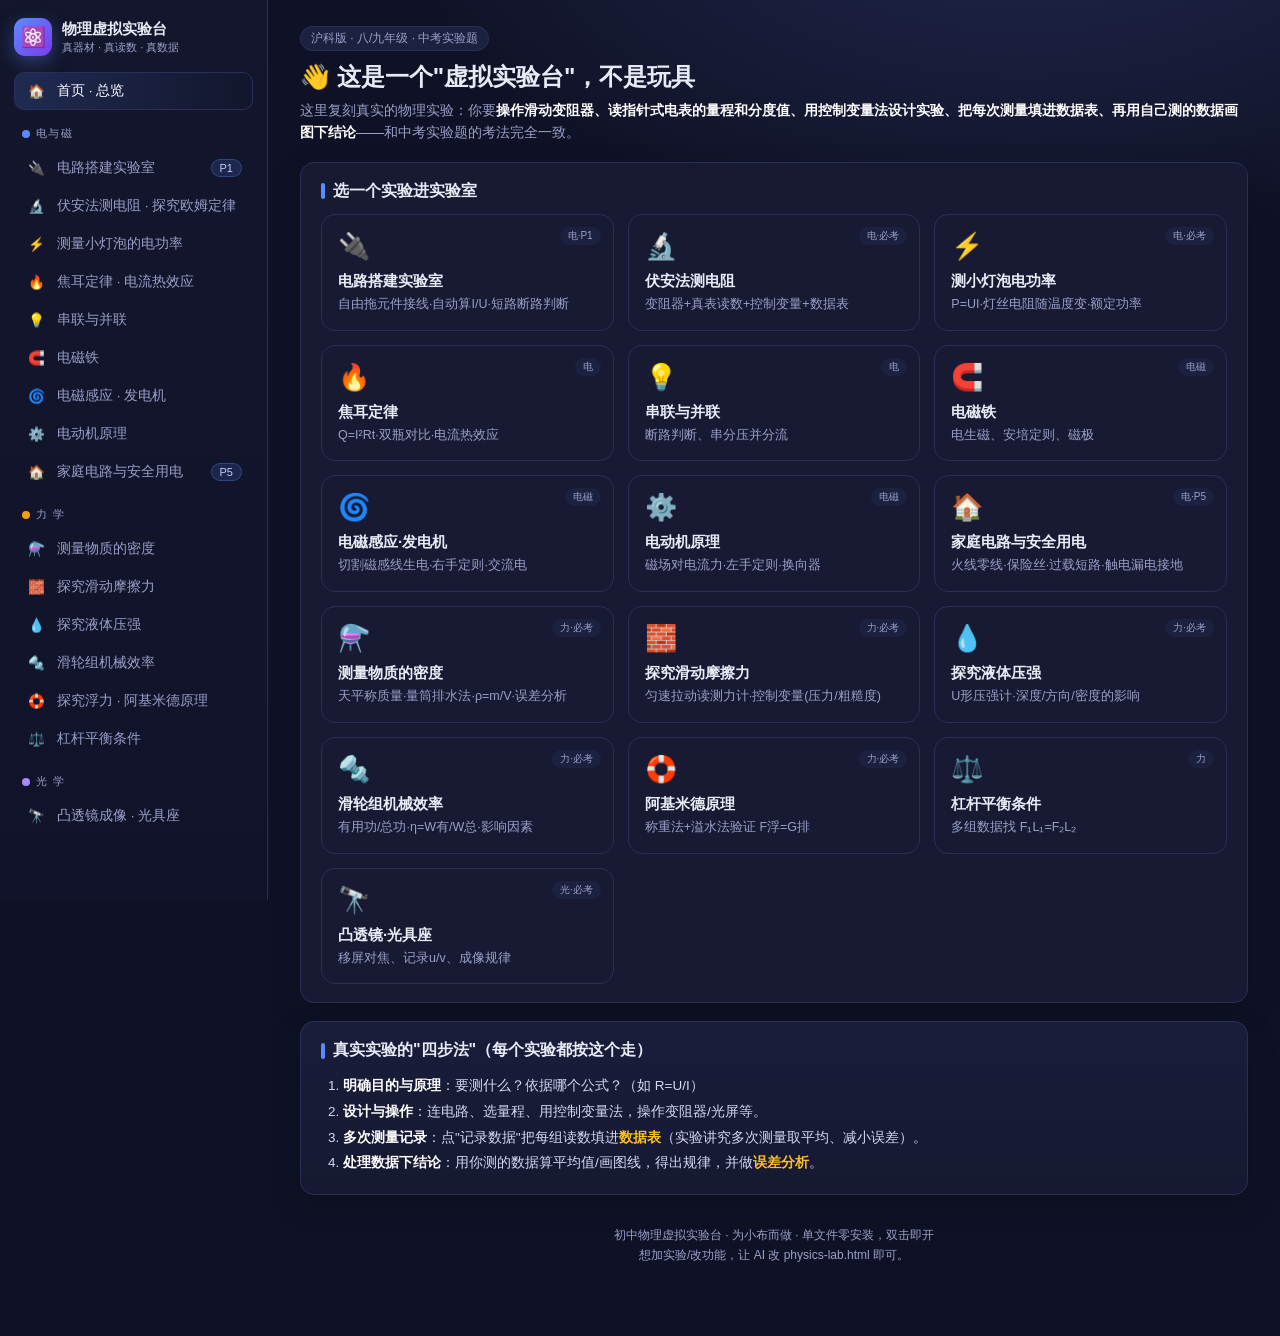
<file: physics-lab.html>
<!DOCTYPE html>
<html lang="zh-CN">
<head>
<meta charset="UTF-8">
<meta name="viewport" content="width=device-width, initial-scale=1.0">
<title>初中物理虚拟实验台 · 小布的物理实验室</title>
<style>
  :root{
    --bg:#0f1226; --panel:#171a32; --panel2:#1d2140; --line:#2a2f57;
    --txt:#e8eaf6; --muted:#9aa0c7; --accent:#5b8cff; --accent2:#6ee7b7;
    --mech:#f59e0b; --elec:#5b8cff; --optic:#a78bfa;
    --good:#34d399; --bad:#f87171; --warn:#fbbf24; --radius:14px;
  }
  *{box-sizing:border-box}
  html,body{margin:0;padding:0}
  body{font-family:-apple-system,BlinkMacSystemFont,"PingFang SC","Microsoft YaHei",Segoe UI,Roboto,sans-serif;
    background:radial-gradient(1200px 700px at 80% -10%,#23284f 0%,var(--bg) 55%);color:var(--txt);min-height:100vh}
  a{color:var(--accent)}
  .app{display:grid;grid-template-columns:268px 1fr;min-height:100vh}
  .sidebar{background:linear-gradient(180deg,#13162c,#10132a);border-right:1px solid var(--line);padding:18px 14px;position:sticky;top:0;height:100vh;overflow-y:auto}
  .brand{display:flex;align-items:center;gap:10px;margin-bottom:6px}
  .brand .logo{width:38px;height:38px;border-radius:11px;display:grid;place-items:center;background:linear-gradient(135deg,var(--accent),#7c3aed);font-size:20px;box-shadow:0 6px 18px rgba(91,140,255,.35)}
  .brand h1{font-size:15px;margin:0;line-height:1.2}
  .brand p{margin:2px 0 0;font-size:11px;color:var(--muted)}
  .navgroup{margin-top:16px}
  .navgroup .label{font-size:11px;letter-spacing:.12em;color:var(--muted);text-transform:uppercase;margin:0 8px 8px;display:flex;align-items:center;gap:6px}
  .dot{width:8px;height:8px;border-radius:50%}
  .navitem{display:flex;align-items:center;gap:10px;padding:9px 10px;border-radius:10px;cursor:pointer;color:var(--muted);font-size:13.5px;transition:.15s;border:1px solid transparent}
  .navitem:hover{background:var(--panel2);color:var(--txt)}
  .navitem.active{background:linear-gradient(90deg,rgba(91,140,255,.18),transparent);color:#fff;border-color:var(--line)}
  .navitem .ic{width:22px;text-align:center}
  .main{padding:26px 32px 70px;max-width:1120px}
  .pagehead{margin-bottom:18px}
  .pagehead .tag{display:inline-block;font-size:12px;padding:3px 10px;border-radius:999px;background:var(--panel2);color:var(--muted);border:1px solid var(--line);margin-bottom:10px}
  .pagehead h2{margin:0 0 6px;font-size:24px}
  .pagehead p{margin:0;color:var(--muted);font-size:14px;line-height:1.6}
  .card{background:var(--panel);border:1px solid var(--line);border-radius:var(--radius);padding:18px 20px;margin-bottom:18px;box-shadow:0 10px 30px rgba(0,0,0,.18)}
  .card h3{margin:0 0 12px;font-size:16px;display:flex;align-items:center;gap:8px}
  .card h3 .bar{width:4px;height:16px;border-radius:3px;background:var(--accent)}
  .card h3 .mini{margin-left:auto;font-size:11px;color:var(--muted);font-weight:400}
  .concept{background:linear-gradient(180deg,#191d3a,#161931)}
  .concept ul{margin:6px 0 0;padding-left:20px;line-height:1.9;font-size:13.5px;color:#d6d9f5}
  .concept ol{margin:6px 0 0;padding-left:22px;line-height:1.9;font-size:13.5px;color:#d6d9f5}
  .formula{display:inline-block;background:#0e1126;border:1px solid var(--line);border-radius:8px;padding:2px 10px;font-family:ui-monospace,Menlo,monospace;color:var(--accent2);margin:0 2px}
  .key{color:var(--warn);font-weight:600}
  .twocol{display:grid;grid-template-columns:1fr 1fr;gap:18px}
  @media(max-width:980px){.twocol{grid-template-columns:1fr}}
  .sim{display:grid;grid-template-columns:1fr 286px;gap:18px;align-items:start}
  @media(max-width:900px){.sim{grid-template-columns:1fr}.app{grid-template-columns:1fr}.sidebar{position:static;height:auto}}
  .canvas-wrap{background:#0b0e22;border:1px solid var(--line);border-radius:12px;padding:8px;position:relative}
  canvas{width:100%;display:block;border-radius:8px}
  .controls{display:flex;flex-direction:column;gap:13px}
  .ctrl label{display:flex;justify-content:space-between;font-size:13px;color:var(--muted);margin-bottom:6px}
  .ctrl label b{color:#fff;font-variant-numeric:tabular-nums}
  input[type=range]{width:100%;accent-color:var(--accent);height:4px}
  .seg{display:flex;background:var(--panel2);border:1px solid var(--line);border-radius:10px;padding:3px;gap:3px}
  .seg.col{flex-direction:column}
  .seg button{flex:1;border:none;background:transparent;color:var(--muted);padding:7px;border-radius:7px;cursor:pointer;font-size:12.5px;transition:.15s}
  .seg button.on{background:var(--accent);color:#fff;font-weight:600}
  .btn{border:1px solid var(--line);background:var(--panel2);color:var(--txt);padding:9px 12px;border-radius:9px;cursor:pointer;font-size:13px;transition:.15s}
  .btn:hover{border-color:var(--accent)}
  .btn.primary{background:linear-gradient(135deg,var(--accent),#7c3aed);border-color:transparent;color:#fff;font-weight:600}
  .btn.ghost{background:transparent}
  .toolbar{display:flex;gap:8px;flex-wrap:wrap}
  .status{padding:10px 12px;border-radius:10px;font-size:12.5px;line-height:1.55;border:1px solid var(--line)}
  .status.good{background:rgba(52,211,153,.10);border-color:rgba(52,211,153,.4);color:#bbf7d0}
  .status.warn{background:rgba(251,191,36,.10);border-color:rgba(251,191,36,.4);color:#fde68a}
  .status.bad{background:rgba(248,113,113,.10);border-color:rgba(248,113,113,.4);color:#fecaca}
  /* data table */
  .dtable{width:100%;border-collapse:collapse;font-size:13px;font-variant-numeric:tabular-nums}
  .dtable th,.dtable td{border:1px solid var(--line);padding:7px 8px;text-align:center}
  .dtable th{background:var(--panel2);color:var(--muted);font-weight:600}
  .dtable tbody tr:nth-child(even) td{background:rgba(255,255,255,.02)}
  .dtable .empty td{color:var(--muted);padding:18px;font-style:italic}
  .concl{margin-top:12px;padding:12px 14px;border-left:3px solid var(--accent2);background:#0e1126;border-radius:0 10px 10px 0;font-size:13px;line-height:1.8}
  .concl b{color:#fff}
  .exam{background:linear-gradient(180deg,#1a1430,#171231);border-color:#3a2b5e}
  .exam .q{font-size:14px;line-height:1.8}
  .exam .opts{margin:10px 0 0;display:flex;flex-direction:column;gap:8px}
  .opt{padding:9px 12px;border:1px solid var(--line);border-radius:10px;cursor:pointer;font-size:13.5px;transition:.15s;background:#161a33}
  .opt:hover{border-color:var(--accent)}
  .opt.correct{background:rgba(52,211,153,.14);border-color:var(--good);color:#d1fae5}
  .opt.wrong{background:rgba(248,113,113,.14);border-color:var(--bad);color:#fecaca}
  .explain{margin-top:12px;padding:12px 14px;border-left:3px solid var(--accent2);background:#0e1126;border-radius:0 10px 10px 0;font-size:13px;line-height:1.8;display:none}
  .explain.show{display:block}
  .grid{display:grid;grid-template-columns:repeat(auto-fill,minmax(220px,1fr));gap:14px}
  .tile{background:var(--panel);border:1px solid var(--line);border-radius:14px;padding:16px;cursor:pointer;transition:.18s;position:relative;overflow:hidden}
  .tile:hover{transform:translateY(-3px);border-color:var(--accent)}
  .tile .em{font-size:26px}
  .tile h4{margin:10px 0 4px;font-size:15px}
  .tile p{margin:0;font-size:12.5px;color:var(--muted);line-height:1.5}
  .tile .pill{position:absolute;top:12px;right:12px;font-size:10px;padding:2px 8px;border-radius:999px;background:var(--panel2);color:var(--muted)}
  .hidden{display:none}
  .legend{display:flex;flex-wrap:wrap;gap:12px;font-size:12px;color:var(--muted);margin-top:6px}
  .legend span{display:flex;align-items:center;gap:5px}
  .swatch{width:14px;height:3px;border-radius:2px;display:inline-block}
  .badge{font-size:11px;padding:2px 8px;border-radius:999px;background:rgba(91,140,255,.16);color:#bcd0ff;border:1px solid rgba(91,140,255,.3)}
  footer{color:var(--muted);font-size:12px;text-align:center;margin-top:30px;line-height:1.7}
  .kvs{display:grid;grid-template-columns:1fr 1fr;gap:8px}
  .kv{background:#0e1126;border:1px solid var(--line);border-radius:10px;padding:9px;text-align:center}
  .kv .v{font-size:18px;font-weight:700;font-variant-numeric:tabular-nums}
  .kv .k{font-size:11px;color:var(--muted);margin-top:2px}
</style>
</head>
<body>
<div class="app">
  <aside class="sidebar">
    <div class="brand">
      <div class="logo">⚛️</div>
      <div><h1>物理虚拟实验台</h1><p>真器材 · 真读数 · 真数据</p></div>
    </div>
    <div class="navgroup"><div class="navitem active" data-go="home"><span class="ic">🏠</span>首页 · 总览</div></div>
    <div class="navgroup">
      <div class="label"><span class="dot" style="background:var(--elec)"></span>电与磁</div>
      <div class="navitem" data-go="builder"><span class="ic">🔌</span>电路搭建实验室<span class="badge" style="margin-left:auto">P1</span></div>
      <div class="navitem" data-go="ohm"><span class="ic">🔬</span>伏安法测电阻 · 探究欧姆定律</div>
      <div class="navitem" data-go="power"><span class="ic">⚡</span>测量小灯泡的电功率</div>
      <div class="navitem" data-go="joule"><span class="ic">🔥</span>焦耳定律 · 电流热效应</div>
      <div class="navitem" data-go="circuit"><span class="ic">💡</span>串联与并联</div>
      <div class="navitem" data-go="magnet"><span class="ic">🧲</span>电磁铁</div>
      <div class="navitem" data-go="induce"><span class="ic">🌀</span>电磁感应 · 发电机</div>
      <div class="navitem" data-go="motor"><span class="ic">⚙️</span>电动机原理</div>
      <div class="navitem" data-go="house"><span class="ic">🏠</span>家庭电路与安全用电<span class="badge" style="margin-left:auto">P5</span></div>
    </div>
    <div class="navgroup">
      <div class="label"><span class="dot" style="background:var(--mech)"></span>力 学</div>
      <div class="navitem" data-go="density"><span class="ic">⚗️</span>测量物质的密度</div>
      <div class="navitem" data-go="friction"><span class="ic">🧱</span>探究滑动摩擦力</div>
      <div class="navitem" data-go="pressure"><span class="ic">💧</span>探究液体压强</div>
      <div class="navitem" data-go="pulley"><span class="ic">🔩</span>滑轮组机械效率</div>
      <div class="navitem" data-go="buoyancy"><span class="ic">🛟</span>探究浮力 · 阿基米德原理</div>
      <div class="navitem" data-go="lever"><span class="ic">⚖️</span>杠杆平衡条件</div>
    </div>
    <div class="navgroup">
      <div class="label"><span class="dot" style="background:var(--optic)"></span>光 学</div>
      <div class="navitem" data-go="lens"><span class="ic">🔭</span>凸透镜成像 · 光具座</div>
    </div>
  </aside>

  <main class="main">

  <!-- ===== HOME ===== -->
  <section id="home" class="page">
    <div class="pagehead">
      <span class="tag">沪科版 · 八/九年级 · 中考实验题</span>
      <h2>👋 这是一个"虚拟实验台"，不是玩具</h2>
      <p>这里复刻真实的物理实验：你要<b style="color:#fff">操作滑动变阻器、读指针式电表的量程和分度值、用控制变量法设计实验、把每次测量填进数据表、再用自己测的数据画图下结论</b>——和中考实验题的考法完全一致。</p>
    </div>
    <div class="card"><h3><span class="bar"></span>选一个实验进实验室</h3><div class="grid" id="homeGrid"></div></div>
    <div class="card concept">
      <h3><span class="bar"></span>真实实验的"四步法"（每个实验都按这个走）</h3>
      <ol>
        <li><b style="color:#fff">明确目的与原理</b>：要测什么？依据哪个公式？（如 R=U/I）</li>
        <li><b style="color:#fff">设计与操作</b>：连电路、选量程、用控制变量法，操作变阻器/光屏等。</li>
        <li><b style="color:#fff">多次测量记录</b>：点"记录数据"把每组读数填进<span class="key">数据表</span>（实验讲究多次测量取平均、减小误差）。</li>
        <li><b style="color:#fff">处理数据下结论</b>：用你测的数据算平均值/画图线，得出规律，并做<span class="key">误差分析</span>。</li>
      </ol>
    </div>
  </section>

  <!-- ===== P1 电路搭建实验室 ===== -->
  <section id="builder" class="page hidden">
    <div class="pagehead">
      <span class="tag" style="color:var(--elec)">电与磁 · P1 · 中考高频⭐⭐⭐⭐⭐</span>
      <h2>🔌 电路搭建实验室</h2>
      <p>真正的开放式电路沙盒：<b style="color:#fff">自己拖元件、点接线柱连导线、随便怎么接</b>，背后有真实的电路求解器（节点分析法）实时算出每个元件的电流、电压，并自动判断 <span class="key">通路 / 断路 / 短路</span>。</p>
    </div>

    <div class="card concept">
      <h3><span class="bar"></span>怎么玩</h3>
      <ul>
        <li><b style="color:#fff">添加元件</b>：点上方按钮添加电池/灯泡/电阻/开关/变阻器/电流表/电压表。</li>
        <li><b style="color:#fff">连线</b>：切到"连线"模式，先点一个接线柱(小圆点)，再点另一个，就连上导线。</li>
        <li><b style="color:#fff">移动/改参数</b>："选择"模式下拖动元件；点中元件后在右侧改它的阻值/电压；点开关可闭合或断开。</li>
        <li><b style="color:#fff">删除</b>：切到"删除"模式，点元件或导线即可删除。</li>
        <li>提示：电流表要<span class="key">串联</span>、电压表要<span class="key">并联</span>——接错了系统会立刻提示短路或读数异常，正好用来学。</li>
      </ul>
    </div>

    <div class="card">
      <h3><span class="bar"></span>实验台<span class="mini" id="bStatusMini"></span></h3>
      <div class="sim">
        <div class="canvas-wrap"><canvas id="bCv" width="760" height="470"></canvas></div>
        <div class="controls">
          <div class="ctrl">
            <label>操作模式</label>
            <div class="seg" id="bMode"><button class="on" data-m="select">选择/移动</button><button data-m="wire">连线</button><button data-m="del">删除</button></div>
          </div>
          <div class="ctrl">
            <label>添加元件</label>
            <div class="seg col">
              <div style="display:grid;grid-template-columns:1fr 1fr;gap:6px">
                <button class="btn" data-add="battery">🔋 电池</button>
                <button class="btn" data-add="bulb">💡 灯泡</button>
                <button class="btn" data-add="resistor">▭ 电阻</button>
                <button class="btn" data-add="switch">⎍ 开关</button>
                <button class="btn" data-add="rheostat">⇄ 变阻器</button>
                <button class="btn" data-add="ammeter">Ⓐ 电流表</button>
                <button class="btn" data-add="voltmeter">Ⓥ 电压表</button>
                <button class="btn" data-add="wire2">— 导线</button>
              </div>
            </div>
          </div>
          <div class="ctrl" id="bParamWrap" style="display:none">
            <label id="bParamLabel">选中元件参数</label>
            <div id="bParam"></div>
          </div>
          <div class="ctrl">
            <label>快速搭建（示例）</label>
            <div class="seg col">
              <div style="display:grid;grid-template-columns:1fr 1fr;gap:6px">
                <button class="btn" data-preset="series">串联两灯</button>
                <button class="btn" data-preset="parallel">并联两灯</button>
                <button class="btn" data-preset="short">短路示例</button>
                <button class="btn ghost" id="bClear">清空</button>
              </div>
            </div>
          </div>
          <div class="status good" id="bStatus"></div>
        </div>
      </div>
      <div class="legend">
        <span><i class="swatch" style="background:#fbbf24"></i>电流方向</span>
        <span>🟢 通路　🔴 短路(电流过大)　⚪ 断路(无电流)</span>
      </div>
    </div>

    <div class="card exam">
      <h3><span class="bar" style="background:var(--accent2)"></span>动手挑战</h3>
      <div class="q" style="line-height:2">
        ① 用"串联两灯"，断开开关，看两灯是否全灭（串联断路）。<br>
        ② 用"并联两灯"，把其中一条支路删一根导线，看另一盏是否照常亮。<br>
        ③ 用一根导线把电池正负极直接连起来 → 观察"🔴 短路"报警和巨大的电流。<br>
        ④ 把电流表<b>并联</b>在灯泡两端（接错）→ 看会不会短路；再把电压表<b>串联</b>进电路 → 看灯还亮不亮。
      </div>
    </div>
  </section>

  <!-- ===== 伏安法 / 欧姆定律 ===== -->
  <section id="ohm" class="page hidden">
    <div class="pagehead">
      <span class="tag" style="color:var(--elec)">电与磁 · 中考必考实验⭐⭐⭐⭐⭐</span>
      <h2>🔬 伏安法测电阻 · 探究欧姆定律</h2>
      <p>初中电学最核心的实验。你要操作<b style="color:#fff">滑动变阻器</b>改变电路、自己<b style="color:#fff">读电流表/电压表的指针</b>、用<b style="color:#fff">控制变量法</b>分别探究"I 与 U""I 与 R"的关系。</p>
    </div>

    <div class="twocol">
      <div class="card concept">
        <h3><span class="bar"></span>实验原理 & 器材</h3>
        <ul>
          <li>原理：欧姆定律 <span class="formula">I = U/R</span>，测电阻 <span class="formula">R = U/I</span>。</li>
          <li>器材：电源、开关、<b style="color:#fff">滑动变阻器</b>、待测/定值电阻、电流表、电压表、导线。</li>
          <li>电流表<b style="color:#fff">串联</b>接入；电压表<b style="color:#fff">并联</b>在被测电阻两端。</li>
          <li><span class="key">滑动变阻器作用</span>：①保护电路（先调到阻值最大再闭合开关）②改变被测电阻两端电压和电流，便于多次测量。</li>
        </ul>
      </div>
      <div class="card concept">
        <h3><span class="bar"></span>读数要点（中考高频失分点）</h3>
        <ul>
          <li>先看<span class="key">量程</span>（最大刻度），再看<span class="key">分度值</span>（一小格代表多少）。</li>
          <li>电流表常见两量程：<span class="formula">0~0.6A</span>(分度0.02) 与 <span class="formula">0~3A</span>(分度0.1)。</li>
          <li>电压表常见两量程：<span class="formula">0~3V</span>(分度0.1) 与 <span class="formula">0~15V</span>(分度0.5)。</li>
          <li>指针<b style="color:#fff">超过量程</b>会打表/读不准——要换大量程或增大变阻器电阻。</li>
        </ul>
      </div>
    </div>

    <div class="card">
      <h3><span class="bar"></span>虚拟实验台<span class="mini">拖动滑块操作变阻器；切换量程；看指针读数</span></h3>
      <div class="sim">
        <div class="canvas-wrap">
          <canvas id="ohmCv" width="760" height="540"></canvas>
        </div>
        <div class="controls">
          <div class="ctrl">
            <label>探究模式（控制变量法）</label>
            <div class="seg col" id="ohmMode">
              <button class="on" data-m="IU">① 探究 I 与 U（R 不变）</button>
              <button data-m="IR">② 探究 I 与 R（U 不变）</button>
              <button data-m="Rx">③ 伏安法测未知电阻 Rₓ</button>
            </div>
          </div>
          <div class="ctrl" id="ohmRxWrap">
            <label>定值电阻 R <b><span id="ohmRxv">10</span> Ω</b></label>
            <div class="seg" id="ohmRx">
              <button data-r="5">5Ω</button><button class="on" data-r="10">10Ω</button>
              <button data-r="15">15Ω</button><button data-r="20">20Ω</button>
            </div>
          </div>
          <div class="ctrl">
            <label>滑动变阻器 接入阻值 R′ <b><span id="ohmRpv">20</span> Ω</b></label>
            <input type="range" id="ohmRp" min="0" max="50" step="1" value="20">
          </div>
          <div class="ctrl">
            <label>电流表量程</label>
            <div class="seg" id="ohmA"><button class="on" data-a="0.6">0~0.6A</button><button data-a="3">0~3A</button></div>
          </div>
          <div class="ctrl">
            <label>电压表量程</label>
            <div class="seg" id="ohmV"><button class="on" data-v="3">0~3V</button><button data-v="15">0~15V</button></div>
          </div>
          <div class="ctrl">
            <label>开关 S</label>
            <div class="seg" id="ohmSw"><button data-s="off">断开</button><button class="on" data-s="on">闭合</button></div>
          </div>
          <div class="kvs">
            <div class="kv"><div class="v" style="color:var(--accent2)" id="ohmIread">0.10</div><div class="k">电流表读数 I (A)</div></div>
            <div class="kv"><div class="v" style="color:var(--warn)" id="ohmUread">1.0</div><div class="k">电压表读数 U (V)</div></div>
          </div>
          <div class="toolbar">
            <button class="btn primary" id="ohmRec">＋ 记录这组数据</button>
            <button class="btn ghost" id="ohmClr">清空</button>
          </div>
          <div class="status good" id="ohmTip"></div>
        </div>
      </div>
    </div>

    <div class="twocol">
      <div class="card">
        <h3><span class="bar"></span>数据记录表<span class="mini" id="ohmTblHint"></span></h3>
        <table class="dtable"><thead id="ohmThead"></thead><tbody id="ohmTbody"></tbody></table>
        <div class="concl" id="ohmConcl">操作变阻器得到不同读数，点"记录这组数据"采集多组，下方会自动处理。</div>
      </div>
      <div class="card">
        <h3><span class="bar"></span>图像（用你记录的数据描点）</h3>
        <div class="canvas-wrap"><canvas id="ohmGraph" width="760" height="320"></canvas></div>
      </div>
    </div>

    <div class="card concept">
      <h3><span class="bar"></span>误差分析 & 注意事项</h3>
      <ul>
        <li>多次测量取<span class="key">平均值</span>是为了减小偶然误差（不是为了找规律时，求平均才有意义）。</li>
        <li>闭合开关前，滑动变阻器要先调到<b style="color:#fff">阻值最大</b>处，保护电路。</li>
        <li>电压表分流、电流表分压会带来系统误差（"外接偏小、内接偏大"，高中再深入）。</li>
      </ul>
    </div>
  </section>

  <!-- ===== 串并联 ===== -->
  <section id="circuit" class="page hidden">
    <div class="pagehead">
      <span class="tag" style="color:var(--elec)">电与磁 · 中考⭐⭐⭐⭐⭐</span>
      <h2>💡 串联电路 与 并联电路</h2>
      <p>两盏灯怎么连，电流电压怎么分？拆掉一盏灯另一盏会不会灭？切换连接方式 + 断开开关，亲眼看现象。</p>
    </div>
    <div class="card concept">
      <h3><span class="bar"></span>核心概念</h3>
      <ul>
        <li><b style="color:#fff">串联</b>：一条路。电流处处相等 <span class="formula">I=I₁=I₂</span>；电压分配 <span class="formula">U=U₁+U₂</span>；一处断，全灭。</li>
        <li><b style="color:#fff">并联</b>：各支路。电压相等 <span class="formula">U=U₁=U₂</span>；电流分流 <span class="formula">I=I₁+I₂</span>；一支断，其余照常。</li>
        <li>口诀：<span class="key">串分压、并分流</span>。</li>
      </ul>
    </div>
    <div class="card">
      <h3><span class="bar"></span>互动模拟</h3>
      <div class="sim">
        <div class="canvas-wrap"><canvas id="circCv" width="760" height="380"></canvas></div>
        <div class="controls">
          <div class="ctrl"><label>连接方式</label><div class="seg" id="circMode"><button class="on" data-m="series">串联</button><button data-m="parallel">并联</button></div></div>
          <div class="ctrl"><label>开关 S₁（控制 L₁ 支路）</label><div class="seg" id="circSw"><button class="on" data-s="on">闭合</button><button data-s="off">断开</button></div></div>
          <div class="status warn" id="circTip"></div>
        </div>
      </div>
    </div>
  </section>

  <!-- ===== 电磁铁 ===== -->
  <section id="magnet" class="page hidden">
    <div class="pagehead">
      <span class="tag" style="color:var(--elec)">电与磁 · 中考⭐⭐⭐⭐</span>
      <h2>🧲 通电螺线管 / 电磁铁</h2>
      <p>电生磁！电流越大、匝数越多磁性越强；改变电流方向，N、S 极对调。</p>
    </div>
    <div class="card concept">
      <h3><span class="bar"></span>核心概念</h3>
      <ul>
        <li><b style="color:#fff">电生磁</b>：通电螺线管像条形磁铁。磁性强弱由<span class="key">电流×匝数</span>决定（插铁芯增强）。</li>
        <li><b style="color:#fff">安培定则</b>：右手握螺线管，四指弯向电流方向，大拇指指 N 极。</li>
        <li>改变电流方向 → N/S 极对调。这是电磁铁"磁性有无、强弱、方向都可控"的原因。</li>
      </ul>
    </div>
    <div class="card">
      <h3><span class="bar"></span>互动模拟</h3>
      <div class="sim">
        <div class="canvas-wrap"><canvas id="magCv" width="760" height="380"></canvas></div>
        <div class="controls">
          <div class="ctrl"><label>电流大小 I <b><span id="magIv">3</span> A</b></label><input type="range" id="magI" min="0" max="6" step="1" value="3"></div>
          <div class="ctrl"><label>线圈匝数 N <b><span id="magNv">8</span> 匝</b></label><input type="range" id="magN" min="3" max="14" step="1" value="8"></div>
          <div class="ctrl"><label>电流方向</label><div class="seg" id="magDir"><button class="on" data-d="1">正向 →</button><button data-d="-1">反向 ←</button></div></div>
          <div class="kvs">
            <div class="kv"><div class="v" id="magStrength" style="color:var(--accent2)">中</div><div class="k">磁性强弱</div></div>
            <div class="kv"><div class="v" id="magPole" style="color:var(--warn);font-size:13px">左N 右S</div><div class="k">磁极</div></div>
          </div>
          <div class="status good" id="magTip"></div>
        </div>
      </div>
    </div>
  </section>

  <!-- ===== 电磁感应 / 发电机 ===== -->
  <section id="induce" class="page hidden">
    <div class="pagehead">
      <span class="tag" style="color:var(--elec)">电与磁 · 中考⭐⭐⭐⭐</span>
      <h2>🌀 电磁感应 · 发电机</h2>
      <p>"磁生电"：闭合电路的一部分导体在磁场里<b style="color:#fff">做切割磁感线运动</b>，就会产生感应电流。这是发电机的原理。</p>
    </div>

    <div class="card concept">
      <h3><span class="bar"></span>核心概念</h3>
      <ul>
        <li>产生条件：① 电路<b style="color:#fff">闭合</b> ② 导体<b style="color:#fff">切割磁感线</b>（沿磁感线方向运动则不产生）。</li>
        <li>感应电流<b style="color:#fff">方向</b>：跟导体运动方向、磁场方向都有关（用<span class="key">右手定则</span>判断）；其中一个反向，电流就反向。</li>
        <li>感应电流<b style="color:#fff">大小</b>：导体运动越快、磁场越强，电流越大。</li>
        <li><b style="color:#fff">发电机</b>：线圈在磁场中转动 → 不断改变切割方向 → 产生<span class="key">交流电</span>（方向周期性改变）。它把机械能转化为电能。</li>
      </ul>
    </div>

    <div class="card">
      <h3><span class="bar"></span>虚拟实验台<span class="mini" id="indMini"></span></h3>
      <div class="sim">
        <div class="canvas-wrap"><canvas id="indCv" width="760" height="400"></canvas></div>
        <div class="controls">
          <div class="ctrl">
            <label>实验模式</label>
            <div class="seg" id="indMode"><button class="on" data-m="rod">导体切割磁感线</button><button data-m="gen">发电机(交流)</button></div>
          </div>
          <div class="ctrl" id="indMoveWrap">
            <label>导体运动</label>
            <div class="seg" id="indMove"><button data-v="0">静止</button><button class="on" data-v="1">向右→</button><button data-v="-1">←向左</button><button data-v="2">往复</button></div>
          </div>
          <div class="ctrl"><label id="indSpeedLab">运动速度 <b><span id="indSpeedV">1.5</span></b></label><input type="range" id="indSpeed" min="0.5" max="3" step="0.1" value="1.5"></div>
          <div class="ctrl"><label>磁场方向</label><div class="seg" id="indField"><button class="on" data-f="1">出纸面 ⊙</button><button data-f="-1">入纸面 ×</button></div></div>
          <div class="kvs">
            <div class="kv"><div class="v" id="indI" style="color:var(--accent2);font-size:15px">—</div><div class="k">感应电流(相对)</div></div>
            <div class="kv"><div class="v" id="indDir" style="color:var(--warn);font-size:15px">无</div><div class="k">电流方向</div></div>
          </div>
          <div class="status good" id="indTip"></div>
        </div>
      </div>
    </div>
  </section>

  <!-- ===== 电动机原理 ===== -->
  <section id="motor" class="page hidden">
    <div class="pagehead">
      <span class="tag" style="color:var(--elec)">电与磁 · 中考⭐⭐⭐⭐</span>
      <h2>⚙️ 电动机原理</h2>
      <p>"电动生力"：通电导体在磁场中会<b style="color:#fff">受到力的作用</b>。线圈两条边受力方向相反，形成转动，再靠<b style="color:#fff">换向器</b>持续同向旋转。这是电动机的原理。</p>
    </div>

    <div class="card concept">
      <h3><span class="bar"></span>核心概念</h3>
      <ul>
        <li>通电导体在磁场中受力，方向用<span class="key">左手定则</span>：让磁感线穿过手心，四指指<b style="color:#fff">电流</b>方向，大拇指指<b style="color:#fff">受力</b>方向。</li>
        <li>线圈两条边电流方向相反 → 受力一上一下 → 产生转动。</li>
        <li><b style="color:#fff">换向器(电刷+换向片)</b>：线圈每转过平衡位置就自动改变电流方向，让线圈<span class="key">持续朝同一方向转</span>。没有它，线圈会停在平衡位置摆动。</li>
        <li>改变<b style="color:#fff">电流方向</b>或<b style="color:#fff">磁场方向</b>，转动方向就反过来；电流越大转得越快。电动机把电能转化为机械能。</li>
      </ul>
    </div>

    <div class="card">
      <h3><span class="bar"></span>虚拟实验台<span class="mini">端视图：看线圈在磁场中受力转动</span></h3>
      <div class="sim">
        <div class="canvas-wrap"><canvas id="motCv" width="760" height="400"></canvas></div>
        <div class="controls">
          <div class="ctrl"><label>电流大小（转速）<b><span id="motIv">3</span></b></label><input type="range" id="motI" min="0" max="6" step="1" value="3"></div>
          <div class="ctrl"><label>电流方向</label><div class="seg" id="motCur"><button class="on" data-c="1">正向</button><button data-c="-1">反向</button></div></div>
          <div class="ctrl"><label>磁场方向</label><div class="seg" id="motField"><button class="on" data-f="1">N左 S右</button><button data-f="-1">N右 S左</button></div></div>
          <div class="ctrl"><label>换向器</label><div class="seg" id="motCom"><button class="on" data-k="1">有（持续转）</button><button data-k="0">无（会停）</button></div></div>
          <div class="kvs">
            <div class="kv"><div class="v" id="motState" style="color:var(--accent2);font-size:14px">持续转动</div><div class="k">运转状态</div></div>
            <div class="kv"><div class="v" id="motTurn" style="color:var(--warn);font-size:14px">逆时针</div><div class="k">转动方向</div></div>
          </div>
          <div class="status good" id="motTip"></div>
        </div>
      </div>
    </div>
  </section>

  <!-- ===== P5 家庭电路与安全用电 ===== -->
  <section id="house" class="page hidden">
    <div class="pagehead">
      <span class="tag" style="color:var(--elec)">电与磁 · P5 · 中考高频⭐⭐⭐⭐</span>
      <h2>🏠 家庭电路与安全用电</h2>
      <p>家里的电器都是<b style="color:#fff">并联</b>在火线和零线之间。打开越多大功率电器，总电流越大——超过保险丝额定值就会<b style="color:#fff">熔断</b>。还能演示<b style="color:#fff">短路、触电、漏电与接地保护</b>。</p>
    </div>

    <div class="twocol">
      <div class="card concept">
        <h3><span class="bar"></span>家庭电路的组成</h3>
        <ul>
          <li>进户线：<span class="key">火线 L</span>（对地 220V）和 <span class="key">零线 N</span>（对地 0V）。</li>
          <li>顺序：进户线 → <b style="color:#fff">电能表</b>（测耗电）→ <b style="color:#fff">总开关</b> → <b style="color:#fff">保险丝/空气开关</b> → 各用电器。</li>
          <li>用电器之间<span class="key">并联</span>；开关要接在<span class="key">火线</span>上、且与它控制的灯<span class="key">串联</span>。</li>
          <li>保险丝接在<b style="color:#fff">火线</b>上；三孔插座：<span class="key">左零、右火、上接地</span>。</li>
        </ul>
      </div>
      <div class="card concept">
        <h3><span class="bar"></span>三大危险 & 保护</h3>
        <ul>
          <li><b style="color:#fff">过载</b>：同时用太多大功率电器，总电流 I=ΣP/U 过大 → 保险丝熔断。</li>
          <li><b style="color:#fff">短路</b>：火线零线直接相连，电阻≈0，电流剧增 → 保险丝熔断。</li>
          <li><b style="color:#fff">触电</b>：人同时接触火线和大地，电流经人体入地（高于约 30mA 即危险）。</li>
          <li><b style="color:#fff">接地保护</b>：金属外壳接地线，漏电时电流走地线，人就安全（配合漏电保护器跳闸）。<br><span class="key">注意：保险丝只防过载/短路，不防触电！</span></li>
        </ul>
      </div>
    </div>

    <div class="card">
      <h3><span class="bar"></span>虚拟家庭电路<span class="mini" id="hMini"></span></h3>
      <div class="sim">
        <div class="canvas-wrap"><canvas id="hCv" width="760" height="430"></canvas></div>
        <div class="controls">
          <div class="ctrl">
            <label>用电器开关（点击开/关）</label>
            <div class="seg col" id="hAppl"></div>
          </div>
          <div class="ctrl">
            <label>保险丝额定电流</label>
            <div class="seg" id="hFuse"><button data-f="5">5A</button><button class="on" data-f="10">10A</button><button data-f="16">16A</button></div>
          </div>
          <div class="ctrl">
            <label>演示情景</label>
            <div class="seg col">
              <div style="display:grid;grid-template-columns:1fr 1fr;gap:6px">
                <button class="btn" data-sc="none">正常</button>
                <button class="btn" data-sc="overload">一键过载</button>
                <button class="btn" data-sc="short">火零短路</button>
                <button class="btn" data-sc="shock">人碰火线</button>
                <button class="btn" data-sc="leak_no">外壳漏电·未接地</button>
                <button class="btn" data-sc="leak_yes">外壳漏电·已接地</button>
              </div>
            </div>
          </div>
          <div class="kvs">
            <div class="kv"><div class="v" id="hI" style="color:var(--accent2)">0.18</div><div class="k">总电流 I (A)</div></div>
            <div class="kv"><div class="v" id="hFuseState" style="color:var(--good);font-size:14px">正常</div><div class="k">保险丝</div></div>
          </div>
          <div class="status good" id="hStatus"></div>
        </div>
      </div>
      <div class="legend"><span><i class="swatch" style="background:#f87171"></i>火线 L 220V</span><span><i class="swatch" style="background:#5b8cff"></i>零线 N 0V</span><span><i class="swatch" style="background:#fbbf24"></i>电流</span></div>
    </div>
  </section>

  <!-- ===== 测小灯泡电功率 ===== -->
  <section id="power" class="page hidden">
    <div class="pagehead">
      <span class="tag" style="color:var(--elec)">电与磁 · 中考必考实验⭐⭐⭐⭐⭐</span>
      <h2>⚡ 测量小灯泡的电功率</h2>
      <p>用电压表、电流表测出小灯泡两端电压 U 和电流 I，算出功率 <span class="formula">P = UI</span>。关键：灯丝是<b style="color:#fff">钨丝</b>，<b style="color:#fff">温度越高电阻越大</b>，所以不同电压下电阻、功率都不同。</p>
    </div>

    <div class="twocol">
      <div class="card concept">
        <h3><span class="bar"></span>实验原理 & 器材</h3>
        <ul>
          <li>原理：<span class="formula">P = UI</span>；同时还能算 <span class="formula">R = U/I</span>。</li>
          <li>器材：电源、开关、<b style="color:#fff">滑动变阻器</b>、电流表(串联)、电压表(并联在灯两端)、小灯泡。</li>
          <li><b style="color:#fff">额定电压 U额</b>：灯正常发光时的电压（本灯 2.5V）。此时的功率叫<span class="key">额定功率 P额</span>。</li>
          <li>滑变作用：改变灯两端电压，观察从偏暗 → 正常 → 过亮，并测出额定功率。</li>
        </ul>
      </div>
      <div class="card concept">
        <h3><span class="bar"></span>为什么不能"求平均"（易错点）</h3>
        <ul>
          <li>测定值电阻可以多次测量<b style="color:#fff">求平均</b>；但小灯泡<b style="color:#fff">电阻随温度变化</b>，不同电压对应不同的 R 和 P。</li>
          <li>所以小灯泡的电功率<span class="key">不能把几次的 P 求平均</span>，要的是<b style="color:#fff">额定电压下</b>那一组的功率。</li>
          <li>观察 R=U/I：电压越高、灯越亮、温度越高 → R 越大。</li>
        </ul>
      </div>
    </div>

    <div class="card">
      <h3><span class="bar"></span>虚拟实验台<span class="mini">拖变阻器改变灯的电压；调到 2.5V 测额定功率</span></h3>
      <div class="sim">
        <div class="canvas-wrap"><canvas id="powCv" width="760" height="500"></canvas></div>
        <div class="controls">
          <div class="ctrl"><label>滑动变阻器 R′ <b><span id="powRpv">3.0</span> Ω</b></label><input type="range" id="powRp" min="0" max="20" step="0.5" value="3"></div>
          <div class="ctrl"><label>开关 S</label><div class="seg" id="powSw"><button data-s="off">断开</button><button class="on" data-s="on">闭合</button></div></div>
          <div class="kvs">
            <div class="kv"><div class="v" id="powU" style="color:var(--warn)">2.5</div><div class="k">电压 U (V)</div></div>
            <div class="kv"><div class="v" id="powI" style="color:var(--accent2)">0.30</div><div class="k">电流 I (A)</div></div>
            <div class="kv"><div class="v" id="powP" style="color:var(--accent)">0.75</div><div class="k">功率 P=UI (W)</div></div>
            <div class="kv"><div class="v" id="powR" style="color:#fff">8.3</div><div class="k">电阻 R=U/I (Ω)</div></div>
          </div>
          <div class="toolbar">
            <button class="btn" id="powRated">🎯 调到额定电压 2.5V</button>
          </div>
          <div class="toolbar">
            <button class="btn primary" id="powRec">＋ 记录这组数据</button>
            <button class="btn ghost" id="powClr">清空</button>
          </div>
          <div class="status good" id="powTip"></div>
        </div>
      </div>
    </div>

    <div class="card">
      <h3><span class="bar"></span>数据记录表<span class="mini">额定电压 U额=2.5V，电源 3V</span></h3>
      <table class="dtable"><thead>
        <tr><th>次数</th><th>U/V</th><th>I/A</th><th>P=UI /W</th><th>R=U/I /Ω</th><th>发光情况</th></tr>
      </thead><tbody id="powTbody"></tbody></table>
      <div class="concl" id="powConcl">分别测 U&lt;2.5V（偏暗）、U=2.5V（正常）、U&gt;2.5V（过亮）几组，对比 R 和 P 的变化。</div>
    </div>
  </section>

  <!-- ===== 焦耳定律 ===== -->
  <section id="joule" class="page hidden">
    <div class="pagehead">
      <span class="tag" style="color:var(--elec)">电与磁 · 中考⭐⭐⭐⭐</span>
      <h2>🔥 焦耳定律 · 电流的热效应</h2>
      <p>电流通过导体会产生热量：<span class="formula">Q = I²Rt</span>。用控制变量法探究 Q 跟电流 I、电阻 R、通电时间 t 的关系。</p>
    </div>

    <div class="card concept">
      <h3><span class="bar"></span>核心概念</h3>
      <ul>
        <li>焦耳定律：<span class="formula">Q = I²Rt</span>（电流的平方 × 电阻 × 时间）。单位 Q 焦耳(J)。</li>
        <li>注意 <span class="key">I 是平方</span>：电流加倍，发热变 4 倍——所以电流的影响最显著。</li>
        <li>探究方法：用<b style="color:#fff">串联</b>让两个电阻通过<b style="color:#fff">相同电流</b>，比较不同 R 的发热（控制 I、t 相同，看 Q 与 R）。</li>
        <li>纯电阻电路里 W=Q（电能全部变热）；电动机等非纯电阻 W&gt;Q。</li>
      </ul>
    </div>

    <div class="card">
      <h3><span class="bar"></span>虚拟实验台<span class="mini">两瓶串联(同电流)，液柱越高表示放热越多</span></h3>
      <div class="sim">
        <div class="canvas-wrap"><canvas id="jouCv" width="760" height="420"></canvas></div>
        <div class="controls">
          <div class="ctrl"><label>电流 I（两瓶相同）<b><span id="jouIv">2.0</span> A</b></label><input type="range" id="jouI" min="0.5" max="3" step="0.1" value="2"></div>
          <div class="ctrl"><label>左瓶电阻 R₁ <b><span id="jouR1v">5</span> Ω</b></label><input type="range" id="jouR1" min="2" max="20" step="1" value="5"></div>
          <div class="ctrl"><label>右瓶电阻 R₂ <b><span id="jouR2v">10</span> Ω</b></label><input type="range" id="jouR2" min="2" max="20" step="1" value="10"></div>
          <div class="toolbar">
            <button class="btn primary" id="jouRun">▶ 通电加热</button>
            <button class="btn ghost" id="jouReset">重置</button>
          </div>
          <div class="kvs">
            <div class="kv"><div class="v" id="jouT" style="color:var(--warn)">0.0</div><div class="k">通电时间 t (s)</div></div>
            <div class="kv"><div class="v" id="jouQ1" style="color:var(--accent2)">0</div><div class="k">左瓶 Q₁ (J)</div></div>
            <div class="kv"><div class="v" id="jouQ2" style="color:var(--accent)">0</div><div class="k">右瓶 Q₂ (J)</div></div>
            <div class="kv"><div class="v" id="jouRatio" style="color:#fff">—</div><div class="k">Q₂ : Q₁</div></div>
          </div>
          <div class="status good" id="jouTip"></div>
        </div>
      </div>
    </div>
  </section>

  <!-- ===== 测量物质的密度 ===== -->
  <section id="density" class="page hidden">
    <div class="pagehead">
      <span class="tag" style="color:var(--mech)">力学 · 中考必考实验⭐⭐⭐⭐⭐</span>
      <h2>⚗️ 测量物质的密度</h2>
      <p>真实做法：用<b style="color:#fff">天平测质量 m</b>，用<b style="color:#fff">量筒(排水法)测体积 V</b>，再算 <span class="formula">ρ = m / V</span>。</p>
    </div>
    <div class="twocol">
      <div class="card concept">
        <h3><span class="bar"></span>实验步骤 & 关键</h3>
        <ul>
          <li>天平：先<b style="color:#fff">放平、游码归零、调平衡螺母</b>使指针指中央；称量时"<b style="color:#fff">左物右码</b>"，加减砝码并移动游码到再次平衡。</li>
          <li>读质量：<span class="formula">m = 砝码总质量 + 游码读数</span>。</li>
          <li>量筒：读数时视线要与<b style="color:#fff">凹液面最低处相平</b>；固体用<span class="key">排水法</span> V=V₂−V₁。</li>
          <li>顺序很重要：应<b style="color:#fff">先测质量、后测体积</b>（先沾水会使质量偏大→ρ偏大）。</li>
        </ul>
      </div>
      <div class="card concept">
        <h3><span class="bar"></span>误差分析（常考）</h3>
        <ul>
          <li>量筒读数<b style="color:#fff">俯视</b>→读数偏大；<b style="color:#fff">仰视</b>→读数偏小。</li>
          <li>先测体积再测质量：物体沾水→m偏大→<b style="color:#fff">ρ偏大</b>。</li>
          <li>砝码生锈/磨损都会带来系统误差。</li>
        </ul>
      </div>
    </div>
    <div class="card">
      <h3><span class="bar"></span>虚拟实验台<span class="mini" id="denMini">左物右码，调到指针居中</span></h3>
      <div class="sim">
        <div class="canvas-wrap"><canvas id="denCv" width="760" height="380"></canvas></div>
        <div class="controls">
          <div class="ctrl"><label>待测物体</label><div class="seg" id="denObj"><button class="on" data-o="iron">铁块</button><button data-o="alu">铝块</button><button data-o="stone">小石块</button></div></div>
          <div class="ctrl"><label>加砝码（右盘）</label>
            <div class="toolbar" style="flex-wrap:wrap">
              <button class="btn" data-w="50">+50g</button><button class="btn" data-w="20">+20g</button>
              <button class="btn" data-w="10">+10g</button><button class="btn" data-w="5">+5g</button>
              <button class="btn ghost" id="denWClr">清空砝码</button>
            </div>
          </div>
          <div class="ctrl"><label>游码 <b><span id="denRiderV">0.0</span> g</b>（分度0.2g）</label><input type="range" id="denRider" min="0" max="5" step="0.2" value="0"></div>
          <div class="ctrl"><label>量筒初始水量 V₁ <b><span id="denV1v">20</span> mL</b></label><input type="range" id="denV1" min="10" max="40" step="1" value="20"></div>
          <div class="toolbar">
            <button class="btn primary" id="denDrop">放入物体到量筒</button>
            <button class="btn ghost" id="denTake">取出</button>
          </div>
          <div class="kvs">
            <div class="kv"><div class="v" id="denM" style="color:var(--accent)">—</div><div class="k">质量 m/g</div></div>
            <div class="kv"><div class="v" id="denV" style="color:var(--mech)">—</div><div class="k">体积 V/mL</div></div>
            <div class="kv"><div class="v" id="denRho" style="color:var(--accent2)">—</div><div class="k">ρ=m/V (g/cm³)</div></div>
          </div>
          <div class="toolbar">
            <button class="btn primary" id="denRec" disabled>＋ 记录这组数据</button>
            <button class="btn ghost" id="denClr">清空表格</button>
          </div>
          <div class="status good" id="denTip"></div>
        </div>
      </div>
    </div>
    <div class="card">
      <h3><span class="bar"></span>数据记录表</h3>
      <table class="dtable"><thead>
        <tr><th>次数</th><th>物体</th><th>m/g</th><th>V₁/mL</th><th>V₂/mL</th><th>V/mL</th><th>ρ/(g·cm⁻³)</th></tr>
      </thead><tbody id="denTbody"></tbody></table>
      <div class="concl" id="denConcl">测出 m 和 V 后，ρ=m/V 即可确定物质（铁≈7.9，铝≈2.7，常见石块≈2.6 g/cm³）。</div>
    </div>
  </section>

  <!-- ===== 探究滑动摩擦力 ===== -->
  <section id="friction" class="page hidden">
    <div class="pagehead">
      <span class="tag" style="color:var(--mech)">力学 · 中考必考实验⭐⭐⭐⭐</span>
      <h2>🧱 探究滑动摩擦力的大小与什么因素有关</h2>
      <p>关键：用弹簧测力计<b style="color:#fff">水平匀速直线</b>拉动木块，由二力平衡得 <span class="formula">f = F示</span>。用控制变量法研究压力、接触面粗糙程度的影响。</p>
    </div>
    <div class="card concept">
      <h3><span class="bar"></span>核心概念</h3>
      <ul>
        <li>必须<b style="color:#fff">匀速直线</b>拉动：此时摩擦力与拉力是一对平衡力，测力计示数才等于摩擦力。</li>
        <li>滑动摩擦力大小：与<span class="key">压力大小</span>、<span class="key">接触面粗糙程度</span>有关；与接触面积、速度大小<b style="color:#fff">无关</b>。</li>
        <li>控制变量：研究压力影响时保持接触面不变，只改变压力（在木块上加砝码）。</li>
      </ul>
    </div>
    <div class="card">
      <h3><span class="bar"></span>虚拟实验台<span class="mini">调拉力到"匀速"，示数才等于摩擦力</span></h3>
      <div class="sim">
        <div class="canvas-wrap"><canvas id="friCv" width="760" height="360"></canvas></div>
        <div class="controls">
          <div class="ctrl"><label>木块上加砝码（改变压力）</label><div class="seg" id="friLoad"><button class="on" data-n="0">不加(4N)</button><button data-n="1">+2N(6N)</button><button data-n="2">+4N(8N)</button></div></div>
          <div class="ctrl"><label>接触面（改变粗糙程度）</label><div class="seg" id="friSurf"><button data-s="glass">玻璃(光滑)</button><button class="on" data-s="wood">木板</button><button data-s="towel">毛巾(粗糙)</button></div></div>
          <div class="ctrl"><label>木块放法（探究与接触面积关系）</label><div class="seg" id="friArea"><button class="on" data-a="flat">平放</button><button data-a="side">侧放</button></div></div>
          <div class="ctrl"><label>水平拉力 F <b><span id="friFv">2.0</span> N</b></label><input type="range" id="friF" min="0" max="8" step="0.1" value="2"></div>
          <button class="btn" id="friAuto">🅥 自动调到匀速</button>
          <div class="kvs">
            <div class="kv"><div class="v" id="friState" style="color:var(--accent2);font-size:14px">静止</div><div class="k">木块状态</div></div>
            <div class="kv"><div class="v" id="friRead" style="color:var(--warn)">—</div><div class="k">测得摩擦力 f/N</div></div>
          </div>
          <div class="toolbar">
            <button class="btn primary" id="friRec" disabled>＋ 记录（需匀速）</button>
            <button class="btn ghost" id="friClr">清空</button>
          </div>
          <div class="status good" id="friTip"></div>
        </div>
      </div>
    </div>
    <div class="card">
      <h3><span class="bar"></span>数据记录表</h3>
      <table class="dtable"><thead>
        <tr><th>次数</th><th>压力(总重)/N</th><th>接触面</th><th>放法</th><th>摩擦力 f/N</th></tr>
      </thead><tbody id="friTbody"></tbody></table>
      <div class="concl" id="friConcl">对比"压力相同改接触面""接触面相同改压力""平放/侧放(面积变、压力接触面不变)"三组，得出结论。</div>
    </div>
  </section>

  <!-- ===== 探究液体压强 ===== -->
  <section id="pressure" class="page hidden">
    <div class="pagehead">
      <span class="tag" style="color:var(--mech)">力学 · 中考必考实验⭐⭐⭐⭐</span>
      <h2>💧 探究液体内部的压强</h2>
      <p>用<b style="color:#fff">U形管压强计</b>：探头橡皮膜受到的压强越大，U形管两边液面<b style="color:#fff">高度差 Δh 越大</b>。用控制变量法研究深度、方向、液体密度的影响。</p>
    </div>
    <div class="card concept">
      <h3><span class="bar"></span>核心结论（要记牢）</h3>
      <ul>
        <li>液体内部<b style="color:#fff">向各个方向都有压强</b>。</li>
        <li><b style="color:#fff">同种液体、同一深度</b>，各个方向压强相等。</li>
        <li>同种液体，<b style="color:#fff">深度越深，压强越大</b>。</li>
        <li><b style="color:#fff">同一深度</b>，液体密度越大，压强越大。</li>
        <li>定量：<span class="formula">p = ρ液 · g · h</span>（h 是到液面的深度）。</li>
      </ul>
    </div>
    <div class="card">
      <h3><span class="bar"></span>虚拟实验台<span class="mini" id="preMini">看 U 形管高度差 Δh 的变化</span></h3>
      <div class="sim">
        <div class="canvas-wrap"><canvas id="preCv" width="760" height="380"></canvas></div>
        <div class="controls">
          <div class="ctrl"><label>探头深度 h <b><span id="preHv">8</span> cm</b></label><input type="range" id="preH" min="0" max="16" step="1" value="8"></div>
          <div class="ctrl"><label>橡皮膜朝向</label><div class="seg" id="preDir"><button class="on" data-d="up">朝上</button><button data-d="down">朝下</button><button data-d="side">朝侧</button></div></div>
          <div class="ctrl"><label>液体</label><div class="seg" id="preLiq"><button class="on" data-l="water">水 (1.0)</button><button data-l="salt">盐水 (1.1)</button></div></div>
          <div class="kvs">
            <div class="kv"><div class="v" id="preDh" style="color:var(--accent)">—</div><div class="k">高度差 Δh/mm</div></div>
            <div class="kv"><div class="v" id="preP" style="color:var(--accent2)">—</div><div class="k">p=ρgh / Pa</div></div>
          </div>
          <div class="toolbar">
            <button class="btn primary" id="preRec">＋ 记录这组数据</button>
            <button class="btn ghost" id="preClr">清空</button>
          </div>
          <div class="status good" id="preTip"></div>
        </div>
      </div>
    </div>
    <div class="card">
      <h3><span class="bar"></span>数据记录表</h3>
      <table class="dtable"><thead>
        <tr><th>次数</th><th>液体</th><th>深度h/cm</th><th>朝向</th><th>Δh/mm</th><th>p/Pa</th></tr>
      </thead><tbody id="preTbody"></tbody></table>
      <div class="concl" id="preConcl">对比"同深度改朝向(Δh不变)""同液体改深度(深则大)""同深度改液体(密度大则大)"三组得结论。</div>
    </div>
  </section>

  <!-- ===== 滑轮组机械效率 ===== -->
  <section id="pulley" class="page hidden">
    <div class="pagehead">
      <span class="tag" style="color:var(--mech)">力学 · 中考必考实验⭐⭐⭐⭐</span>
      <h2>🔩 测量滑轮组的机械效率</h2>
      <p>有用功 <span class="formula">W有=Gh</span>，总功 <span class="formula">W总=Fs</span>，机械效率 <span class="formula">η = W有 / W总 ×100%</span>。</p>
    </div>
    <div class="card concept">
      <h3><span class="bar"></span>核心概念</h3>
      <ul>
        <li>n 段绳子承担动滑轮+重物，理想拉力 <span class="formula">F = (G+G动)/n</span>，绳端移动 <span class="formula">s = nh</span>。</li>
        <li>额外功来自<b style="color:#fff">提升动滑轮</b>和摩擦，所以 η 总<b style="color:#fff">小于100%</b>。</li>
        <li>同一滑轮组：<b style="color:#fff">提升的物体越重，η越高</b>（额外功占比变小）。</li>
        <li>动滑轮越重 → 额外功越大 → η越低。</li>
      </ul>
    </div>
    <div class="card">
      <h3><span class="bar"></span>虚拟实验台<span class="mini">改变 G、G动、绳子段数看 η 变化</span></h3>
      <div class="sim">
        <div class="canvas-wrap"><canvas id="pulCv" width="760" height="380"></canvas></div>
        <div class="controls">
          <div class="ctrl"><label>物重 G <b><span id="pulGv">10</span> N</b></label><input type="range" id="pulG" min="4" max="20" step="1" value="10"></div>
          <div class="ctrl"><label>动滑轮重 G动 <b><span id="pulGdv">1</span> N</b></label><input type="range" id="pulGd" min="0" max="4" step="0.5" value="1"></div>
          <div class="ctrl"><label>承重绳段数 n</label><div class="seg" id="pulN"><button data-n="2">2段</button><button class="on" data-n="3">3段</button><button data-n="4">4段</button></div></div>
          <div class="ctrl"><label>提升高度 h <b><span id="pulHv">1.0</span> m</b></label><input type="range" id="pulH" min="0.5" max="2" step="0.1" value="1"></div>
          <button class="btn" id="pulLift">▶ 提升演示</button>
          <div class="kvs">
            <div class="kv"><div class="v" id="pulF" style="color:var(--accent)">—</div><div class="k">拉力 F/N</div></div>
            <div class="kv"><div class="v" id="pulEta" style="color:var(--accent2)">—</div><div class="k">机械效率 η</div></div>
          </div>
          <div class="kvs">
            <div class="kv"><div class="v" id="pulWu" style="color:var(--mech);font-size:14px">—</div><div class="k">W有=Gh /J</div></div>
            <div class="kv"><div class="v" id="pulWt" style="color:var(--warn);font-size:14px">—</div><div class="k">W总=Fs /J</div></div>
          </div>
          <div class="toolbar">
            <button class="btn primary" id="pulRec">＋ 记录这组数据</button>
            <button class="btn ghost" id="pulClr">清空</button>
          </div>
          <div class="status good" id="pulTip"></div>
        </div>
      </div>
    </div>
    <div class="card">
      <h3><span class="bar"></span>数据记录表</h3>
      <table class="dtable"><thead>
        <tr><th>次数</th><th>G/N</th><th>G动/N</th><th>n</th><th>F/N</th><th>s=nh/m</th><th>W有/J</th><th>W总/J</th><th>η</th></tr>
      </thead><tbody id="pulTbody"></tbody></table>
      <div class="concl" id="pulConcl">保持滑轮组不变、只增大 G，观察 η 升高 → "提越重效率越高"。</div>
    </div>
  </section>

  <!-- ===== 浮力 / 阿基米德 ===== -->
  <section id="buoyancy" class="page hidden">
    <div class="pagehead">
      <span class="tag" style="color:var(--mech)">力学 · 中考必考实验⭐⭐⭐⭐⭐</span>
      <h2>🛟 探究浮力大小 · 验证阿基米德原理</h2>
      <p>真实做法：用<b style="color:#fff">称重法</b>测浮力（F浮=G−F示），再用<b style="color:#fff">溢水法</b>测排开液体的重力，比较二者是否相等，从而验证 <span class="formula">F浮 = G排</span>。</p>
    </div>

    <div class="twocol">
      <div class="card concept">
        <h3><span class="bar"></span>实验原理</h3>
        <ul>
          <li>称重法测浮力：<span class="formula">F浮 = G物 − F示</span>。</li>
          <li>排开液体的重力：<span class="formula">G排 = ρ液·g·V排</span>，用溢水杯+小桶称出。</li>
          <li>阿基米德原理：<span class="formula">F浮 = G排 = ρ液·g·V排</span>。</li>
          <li>结论关键：浮力大小只跟 <span class="key">ρ液</span> 和 <span class="key">V排</span> 有关，跟物体浸没深度（全浸后）、物重无关。</li>
        </ul>
      </div>
      <div class="card concept">
        <h3><span class="bar"></span>实验步骤</h3>
        <ol>
          <li>测物体在空气中的重力 G物（弹簧测力计）。</li>
          <li>把物体浸入溢水杯，记测力计读数 F示，排出的水流入小桶。</li>
          <li>算浮力 F浮=G物−F示；称小桶+水的总重，减去空桶重得 G排。</li>
          <li>换不同深度/不同液体，<span class="key">多次实验</span>，比较 F浮 与 G排。</li>
        </ol>
      </div>
    </div>

    <div class="card">
      <h3><span class="bar"></span>虚拟实验台<span class="mini">拖深度滑块下沉物体；换液体；点记录数据</span></h3>
      <div class="sim">
        <div class="canvas-wrap"><canvas id="buoyCv" width="760" height="430"></canvas></div>
        <div class="controls">
          <div class="ctrl"><label>物体浸入深度 <b><span id="buoyDv">0</span> %</b></label><input type="range" id="buoyD" min="0" max="100" step="1" value="0"></div>
          <div class="ctrl">
            <label>液体种类</label>
            <div class="seg col" id="buoyLiq">
              <button class="on" data-l="1.0">水 ρ=1.0×10³ kg/m³</button>
              <button data-l="0.8">酒精 ρ=0.8×10³</button>
              <button data-l="1.2">盐水 ρ=1.2×10³</button>
            </div>
          </div>
          <div class="ctrl"><label>物体密度 ρ物 <b><span id="buoyRhoV">2.7</span> ×10³</b></label><input type="range" id="buoyRho" min="0.4" max="3" step="0.1" value="2.7"></div>
          <div class="kvs">
            <div class="kv"><div class="v" id="buoyG" style="color:#fff">5.4</div><div class="k">G物 (N)</div></div>
            <div class="kv"><div class="v" id="buoyF" style="color:var(--accent2)">5.4</div><div class="k">测力计 F示 (N)</div></div>
            <div class="kv"><div class="v" id="buoyFb" style="color:var(--accent)">0.0</div><div class="k">F浮=G−F示 (N)</div></div>
            <div class="kv"><div class="v" id="buoyGp" style="color:var(--warn)">0.0</div><div class="k">G排 (N)</div></div>
          </div>
          <div class="toolbar">
            <button class="btn primary" id="buoyRec">＋ 记录这组数据</button>
            <button class="btn ghost" id="buoyClr">清空</button>
          </div>
          <div class="status warn" id="buoyTip"></div>
        </div>
      </div>
    </div>

    <div class="card">
      <h3><span class="bar"></span>数据记录表<span class="mini">物体 V=200cm³，g=10N/kg</span></h3>
      <table class="dtable"><thead>
        <tr><th>次数</th><th>液体</th><th>深度</th><th>G物/N</th><th>F示/N</th><th>F浮=G−F示 /N</th><th>G排/N</th><th>F浮 vs G排</th></tr>
      </thead><tbody id="buoyTbody"></tbody></table>
      <div class="concl" id="buoyConcl">采集几组（不同深度、不同液体）数据后，对比最后两列，看 F浮 是否总等于 G排。</div>
    </div>
  </section>

  <!-- ===== 杠杆 ===== -->
  <section id="lever" class="page hidden">
    <div class="pagehead">
      <span class="tag" style="color:var(--mech)">力学 · 中考实验⭐⭐⭐⭐</span>
      <h2>⚖️ 探究杠杆平衡条件</h2>
      <p>调到杠杆水平平衡，记录多组 F₁、L₁、F₂、L₂，找出 <span class="formula">F₁L₁ = F₂L₂</span> 的规律。</p>
    </div>
    <div class="card concept">
      <h3><span class="bar"></span>核心概念 & 为什么要"水平平衡"</h3>
      <ul>
        <li>平衡条件：<span class="formula">F₁·L₁ = F₂·L₂</span>。</li>
        <li>实验前调杠杆在<b style="color:#fff">水平位置</b>平衡，是为了让力臂正好等于支点到挂钩的<span class="key">格数</span>，便于直接读力臂。</li>
        <li>分类：动力臂&gt;阻力臂→<span class="key">省力</span>(撬棍)；&lt;→<span class="key">费力</span>(镊子)；=→<span class="key">等臂</span>(天平)。省力必费距离。</li>
      </ul>
    </div>
    <div class="card">
      <h3><span class="bar"></span>虚拟实验台<span class="mini">调到两边力矩相等就平衡，再记录</span></h3>
      <div class="sim">
        <div class="canvas-wrap"><canvas id="levCv" width="760" height="360"></canvas></div>
        <div class="controls">
          <div class="ctrl"><label>左：动力 F₁ <b><span id="levF1v">3</span> N</b></label><input type="range" id="levF1" min="1" max="8" step="1" value="3"></div>
          <div class="ctrl"><label>左：动力臂 L₁ <b><span id="levL1v">4</span> 格</b></label><input type="range" id="levL1" min="1" max="6" step="1" value="4"></div>
          <div class="ctrl"><label>右：阻力 F₂ <b><span id="levF2v">4</span> N</b></label><input type="range" id="levF2" min="1" max="8" step="1" value="4"></div>
          <div class="ctrl"><label>右：阻力臂 L₂ <b><span id="levL2v">3</span> 格</b></label><input type="range" id="levL2" min="1" max="6" step="1" value="3"></div>
          <div class="kvs">
            <div class="kv"><div class="v" id="levM1" style="color:var(--accent)">12</div><div class="k">F₁·L₁</div></div>
            <div class="kv"><div class="v" id="levM2" style="color:var(--mech)">12</div><div class="k">F₂·L₂</div></div>
          </div>
          <div class="toolbar">
            <button class="btn primary" id="levRec" disabled>＋ 记录（需先平衡）</button>
            <button class="btn ghost" id="levClr">清空</button>
          </div>
          <div class="status good" id="levTip"></div>
        </div>
      </div>
    </div>
    <div class="card">
      <h3><span class="bar"></span>数据记录表</h3>
      <table class="dtable"><thead>
        <tr><th>次数</th><th>F₁/N</th><th>L₁/格</th><th>F₂/N</th><th>L₂/格</th><th>F₁L₁</th><th>F₂L₂</th></tr>
      </thead><tbody id="levTbody"></tbody></table>
      <div class="concl" id="levConcl">记录 3 组以上不同数据，观察最后两列总是相等，即可总结出杠杆平衡条件。</div>
    </div>
  </section>

  <!-- ===== 凸透镜 / 光具座 ===== -->
  <section id="lens" class="page hidden">
    <div class="pagehead">
      <span class="tag" style="color:var(--optic)">光学 · 中考必考实验⭐⭐⭐⭐⭐</span>
      <h2>🔭 探究凸透镜成像规律 · 光具座</h2>
      <p>真实做法：在带刻度的<b style="color:#fff">光具座</b>上固定透镜，移动蜡烛改变物距 u，再<b style="color:#fff">移动光屏直到像最清晰</b>，读出像距 v，记录多组数据找规律。</p>
    </div>

    <div class="twocol">
      <div class="card concept">
        <h3><span class="bar"></span>实验原理 & 调节</h3>
        <ul>
          <li>成像公式 <span class="formula">1/u + 1/v = 1/f</span>。</li>
          <li>实验前要把<b style="color:#fff">烛焰、透镜、光屏三者中心调到同一高度</b>，否则像偏出光屏。</li>
          <li>实像能用光屏承接（倒立）；虚像不能承接，需透过透镜直接看（正立放大）。</li>
        </ul>
      </div>
      <div class="card concept">
        <h3><span class="bar"></span>成像规律表（要背会）</h3>
        <ul>
          <li><b style="color:#fff">u&gt;2f</b>：倒立缩小实像（照相机）</li>
          <li><b style="color:#fff">u=2f</b>：倒立等大实像（分界）</li>
          <li><b style="color:#fff">f&lt;u&lt;2f</b>：倒立放大实像（投影仪）</li>
          <li><b style="color:#fff">u=f</b>：不成像</li>
          <li><b style="color:#fff">u&lt;f</b>：正立放大虚像（放大镜）</li>
        </ul>
      </div>
    </div>

    <div class="card">
      <h3><span class="bar"></span>光具座实验台<span class="mini">拖蜡烛改 u；拖光屏对焦；像最清晰时记录</span></h3>
      <div class="sim">
        <div class="canvas-wrap">
          <canvas id="lensCv" width="760" height="400"></canvas>
          <div class="legend">
            <span><i class="swatch" style="background:#fbbf24"></i>平行光→过焦点</span>
            <span><i class="swatch" style="background:#6ee7b7"></i>过光心</span>
            <span><i class="swatch" style="background:#f87171"></i>过焦点→平行</span>
          </div>
        </div>
        <div class="controls">
          <div class="ctrl"><label>焦距 f <b><span id="lensFv">10</span> cm</b></label><input type="range" id="lensF" min="6" max="16" step="1" value="10"></div>
          <div class="ctrl"><label>物距 u（蜡烛位置）<b><span id="lensUv">30</span> cm</b></label><input type="range" id="lensU" min="4" max="55" step="1" value="30"></div>
          <div class="ctrl"><label>光屏位置 v′ <b><span id="lensScr">15</span> cm</b></label><input type="range" id="lensScrR" min="4" max="60" step="1" value="15"></div>
          <button class="btn" id="lensFocus">🔆 自动对焦（移屏到最清晰）</button>
          <div class="kvs">
            <div class="kv"><div class="v" id="lensSharp" style="color:var(--accent2);font-size:14px">未对焦</div><div class="k">清晰度</div></div>
            <div class="kv"><div class="v" id="lensType" style="color:var(--warn);font-size:13px">—</div><div class="k">成像性质</div></div>
          </div>
          <div class="toolbar">
            <button class="btn primary" id="lensRec">＋ 记录这组数据</button>
            <button class="btn ghost" id="lensClr">清空</button>
          </div>
          <div class="status good" id="lensTip"></div>
        </div>
      </div>
    </div>

    <div class="card">
      <h3><span class="bar"></span>数据记录表</h3>
      <table class="dtable"><thead>
        <tr><th>次数</th><th>f/cm</th><th>u/cm</th><th>像距 v/cm</th><th>u 与 f 关系</th><th>成像性质</th><th>应用</th></tr>
      </thead><tbody id="lensTbody"></tbody></table>
      <div class="concl" id="lensConcl">记录 u&gt;2f、u=2f、f&lt;u&lt;2f、u&lt;f 各种情况，自己总结成像规律。</div>
    </div>
  </section>

  <footer>
    初中物理虚拟实验台 · 为小布而做 · 单文件零安装，双击即开<br>
    想加实验/改功能，让 AI 改 physics-lab.html 即可。
  </footer>
  </main>
</div>

<script>
/* ============ 导航 & 通用 ============ */
const pages=document.querySelectorAll('.page'),navitems=document.querySelectorAll('.navitem');
const animators={},redraws={};let activeAnimId=null;
function show(id){
  pages.forEach(p=>p.classList.toggle('hidden',p.id!==id));
  navitems.forEach(n=>n.classList.toggle('active',n.dataset.go===id));
  activeAnimId=id; if(redraws[id])redraws[id](); window.scrollTo({top:0,behavior:'smooth'});
}
navitems.forEach(n=>n.addEventListener('click',()=>show(n.dataset.go)));

const homeData=[
  {id:'builder',em:'🔌',t:'电路搭建实验室',d:'自由拖元件接线·自动算I/U·短路断路判断',p:'电·P1'},
  {id:'ohm',em:'🔬',t:'伏安法测电阻',d:'变阻器+真表读数+控制变量+数据表',p:'电·必考'},
  {id:'power',em:'⚡',t:'测小灯泡电功率',d:'P=UI·灯丝电阻随温度变·额定功率',p:'电·必考'},
  {id:'joule',em:'🔥',t:'焦耳定律',d:'Q=I²Rt·双瓶对比·电流热效应',p:'电'},
  {id:'circuit',em:'💡',t:'串联与并联',d:'断路判断、串分压并分流',p:'电'},
  {id:'magnet',em:'🧲',t:'电磁铁',d:'电生磁、安培定则、磁极',p:'电磁'},
  {id:'induce',em:'🌀',t:'电磁感应·发电机',d:'切割磁感线生电·右手定则·交流电',p:'电磁'},
  {id:'motor',em:'⚙️',t:'电动机原理',d:'磁场对电流力·左手定则·换向器',p:'电磁'},
  {id:'house',em:'🏠',t:'家庭电路与安全用电',d:'火线零线·保险丝·过载短路·触电漏电接地',p:'电·P5'},
  {id:'density',em:'⚗️',t:'测量物质的密度',d:'天平称质量·量筒排水法·ρ=m/V·误差分析',p:'力·必考'},
  {id:'friction',em:'🧱',t:'探究滑动摩擦力',d:'匀速拉动读测力计·控制变量(压力/粗糙度)',p:'力·必考'},
  {id:'pressure',em:'💧',t:'探究液体压强',d:'U形压强计·深度/方向/密度的影响',p:'力·必考'},
  {id:'pulley',em:'🔩',t:'滑轮组机械效率',d:'有用功/总功·η=W有/W总·影响因素',p:'力·必考'},
  {id:'buoyancy',em:'🛟',t:'阿基米德原理',d:'称重法+溢水法验证 F浮=G排',p:'力·必考'},
  {id:'lever',em:'⚖️',t:'杠杆平衡条件',d:'多组数据找 F₁L₁=F₂L₂',p:'力'},
  {id:'lens',em:'🔭',t:'凸透镜·光具座',d:'移屏对焦、记录u/v、成像规律',p:'光·必考'},
];
const homeGrid=document.getElementById('homeGrid');
homeData.forEach(c=>{const el=document.createElement('div');el.className='tile';
  el.innerHTML=`<span class="pill">${c.p}</span><div class="em">${c.em}</div><h4>${c.t}</h4><p>${c.d}</p>`;
  el.addEventListener('click',()=>show(c.id));homeGrid.appendChild(el);});

document.querySelectorAll('.opts').forEach(opts=>{const ans=opts.dataset.answer;
  opts.querySelectorAll('.opt').forEach(opt=>opt.addEventListener('click',()=>{
    opts.querySelectorAll('.opt').forEach(o=>o.classList.remove('correct','wrong'));
    if(opt.dataset.k===ans)opt.classList.add('correct');
    else{opt.classList.add('wrong');opts.querySelector(`[data-k="${ans}"]`).classList.add('correct');}
  }));});
document.querySelectorAll('[data-explain]').forEach(b=>b.addEventListener('click',()=>{
  const ex=b.nextElementSibling;ex.classList.toggle('show');
  b.textContent=ex.classList.contains('show')?'收起解析':'查看解析';}));

let t0=performance.now();
function loop(now){const t=(now-t0)/1000;if(activeAnimId&&animators[activeAnimId])animators[activeAnimId](t);requestAnimationFrame(loop);}
requestAnimationFrame(loop);

function clamp(v,a,b){return Math.max(a,Math.min(b,v));}
function lerp(a,b,t){return a+(b-a)*t;}

/* 电荷流动点 */
function drawFlowDots(ctx,pts,phase,current,color){
  if(current<=0)return;let segs=[],total=0;
  for(let i=0;i<pts.length-1;i++){const dx=pts[i+1][0]-pts[i][0],dy=pts[i+1][1]-pts[i][1];const len=Math.hypot(dx,dy);
    segs.push({x:pts[i][0],y:pts[i][1],dx:dx/len,dy:dy/len,len});total+=len;}
  const spacing=44,n=Math.floor(total/spacing),off=phase%spacing;ctx.fillStyle=color;
  for(let k=0;k<n;k++){let d=(k*spacing+off)%total;for(const s of segs){if(d<=s.len){
    ctx.beginPath();ctx.arc(s.x+s.dx*d,s.y+s.dy*d,3,0,7);ctx.fill();break;}d-=s.len;}}
}

/* 通用：指针式电表表盘 */
function drawGauge(ctx,cx,cy,r,reading,cfg){
  // cfg:{max,major,minor,unit,label,color,over}
  const a0=-Math.PI*0.80, a1=-Math.PI*0.20, sweep=a1-a0;
  const px=cx, py=cy+r*0.42, scaleR=r*0.86, numR=r*0.66;
  // 外壳
  ctx.save();
  ctx.fillStyle='#11142b';ctx.strokeStyle='#3a3f6b';ctx.lineWidth=1.5;
  roundRect(ctx,cx-r,cy-r*0.55,r*2,r*1.35,12);ctx.fill();ctx.stroke();
  // 弧
  ctx.strokeStyle='#4a5080';ctx.lineWidth=2;
  ctx.beginPath();ctx.arc(px,py,scaleR,a0,a1);ctx.stroke();
  // 刻度
  const n=Math.round(cfg.max/cfg.minor);
  for(let i=0;i<=n;i++){
    const val=i*cfg.minor, ang=a0+sweep*(val/cfg.max);
    const isMajor=Math.abs((val/cfg.major)-Math.round(val/cfg.major))<1e-6;
    const r1=scaleR, r2=scaleR-(isMajor?12:6);
    ctx.strokeStyle=isMajor?'#cdd2f5':'#6b7099';ctx.lineWidth=isMajor?2:1;
    ctx.beginPath();
    ctx.moveTo(px+r1*Math.cos(ang),py+r1*Math.sin(ang));
    ctx.lineTo(px+r2*Math.cos(ang),py+r2*Math.sin(ang));ctx.stroke();
    if(isMajor){ctx.fillStyle='#cdd2f5';ctx.font='10px sans-serif';ctx.textAlign='center';
      ctx.fillText(trimNum(val),px+numR*Math.cos(ang),py+numR*Math.sin(ang)+3);}
  }
  // 指针
  const over=reading>cfg.max*1.001;
  const frac=clamp(reading/cfg.max,0,1.06);
  const ang=a0+sweep*Math.min(frac,1);
  ctx.strokeStyle=over?'#f87171':cfg.color;ctx.lineWidth=2.4;
  ctx.beginPath();ctx.moveTo(px,py);
  ctx.lineTo(px+(r*0.74)*Math.cos(ang),py+(r*0.74)*Math.sin(ang));ctx.stroke();
  ctx.fillStyle=cfg.color;ctx.beginPath();ctx.arc(px,py,4,0,7);ctx.fill();
  // 标签 + 读数 + 量程
  ctx.fillStyle='#fff';ctx.font='bold 13px sans-serif';ctx.textAlign='center';
  ctx.fillText(cfg.label,cx,cy-r*0.40);
  ctx.fillStyle=over?'#f87171':cfg.color;ctx.font='bold 15px sans-serif';
  ctx.fillText(over?'超量程!':(trimNum(roundTo(reading,cfg.minor))+cfg.unit),cx,cy+r*0.66);
  ctx.fillStyle='#9aa0c7';ctx.font='10px sans-serif';
  ctx.fillText('量程0~'+cfg.max+cfg.unit+' 分度'+cfg.minor,cx,cy+r*0.80);
  ctx.textAlign='left';ctx.restore();
  return over;
}
function roundTo(v,step){return Math.round(v/step)*step;}
function trimNum(v){return (Math.round(v*100)/100).toString();}
function roundRect(ctx,x,y,w,h,r){ctx.beginPath();ctx.moveTo(x+r,y);
  ctx.arcTo(x+w,y,x+w,y+h,r);ctx.arcTo(x+w,y+h,x,y+h,r);ctx.arcTo(x,y+h,x,y,r);ctx.arcTo(x,y,x+w,y,r);ctx.closePath();}

/* 数据表助手 */
function renderTable(tbody,rows,cols,emptyMsg){
  tbody.innerHTML='';
  if(!rows.length){tbody.innerHTML=`<tr class="empty"><td colspan="${cols}">${emptyMsg}</td></tr>`;return;}
  rows.forEach((r,i)=>{const tr=document.createElement('tr');
    tr.innerHTML='<td>'+(i+1)+'</td>'+r.map(c=>`<td>${c}</td>`).join('');tbody.appendChild(tr);});
}

/* ============================================================
   1. 伏安法测电阻 / 欧姆定律探究
============================================================ */
(function(){
  const cv=document.getElementById('ohmCv'),ctx=cv.getContext('2d');
  const gcv=document.getElementById('ohmGraph'),gctx=gcv.getContext('2d');
  const U0=6; // 电源电压
  let mode='IU',Rx=10,Rp=20,aMax=0.6,vMax=3,sw=false;
  let rows=[]; // {U,I,R}
  const $=id=>document.getElementById(id);
  function bindSeg(wrap,fn){document.querySelectorAll('#'+wrap+' button').forEach(b=>b.addEventListener('click',()=>{
    document.querySelectorAll('#'+wrap+' button').forEach(x=>x.classList.remove('on'));b.classList.add('on');fn(b);}));}
  bindSeg('ohmMode',b=>{mode=b.dataset.m;rows=[];$('ohmRxWrap').style.display = mode==='IR'?'':'';upd();});
  bindSeg('ohmRx',b=>{Rx=+b.dataset.r;$('ohmRxv').textContent=Rx;upd();});
  bindSeg('ohmA',b=>{aMax=+b.dataset.a;upd();});
  bindSeg('ohmV',b=>{vMax=+b.dataset.v;upd();});
  bindSeg('ohmSw',b=>{sw=b.dataset.s==='on';upd();});
  $('ohmRp').addEventListener('input',e=>{Rp=+e.target.value;$('ohmRpv').textContent=Rp;upd();});

  function calc(){
    if(!sw)return {I:0,U:0};
    const I=U0/(Rp+Rx), U=I*Rx; return {I,U};
  }
  function reading(val,max){ // 模拟读数：按分度值取整
    const minor = max===0.6?0.02 : max===3?0.1 : max===15?0.5 : 0.1;
    return roundTo(val,minor);
  }
  $('ohmRec').addEventListener('click',()=>{
    const c=calc(); if(!sw){flash('请先闭合开关');return;}
    if(c.I>aMax||c.U>vMax){flash('指针超量程，换大量程或增大 R′ 再记录');return;}
    const I=reading(c.I,aMax),U=reading(c.U,vMax);
    if(I<=0){flash('电流太小读不出，减小 R′');return;}
    rows.push({U,I,R:U/I}); upd();
  });
  $('ohmClr').addEventListener('click',()=>{rows=[];upd();});
  let flashMsg='';
  function flash(m){flashMsg=m;upd();setTimeout(()=>{flashMsg='';upd();},1800);}

  function upd(){
    const c=calc();
    const aCfg=aMax===0.6?{max:0.6,major:0.2,minor:0.02}:{max:3,major:1,minor:0.2};
    const vCfg=vMax===3?{max:3,major:1,minor:0.2}:{max:15,major:5,minor:1};
    $('ohmIread').textContent = sw? reading(c.I,aMax).toFixed(2):'0.00';
    $('ohmUread').textContent = sw? reading(c.U,vMax).toFixed(vMax===15?1:1):'0.0';
    // 提示
    const tip=$('ohmTip');
    if(flashMsg){tip.className='status bad';tip.textContent='⚠ '+flashMsg;}
    else if(!sw){tip.className='status warn';tip.textContent='开关断开。规范操作：先把 R′ 调到最大，再闭合开关。';}
    else if(c.I>aMax||c.U>vMax){tip.className='status bad';tip.textContent='指针超量程！增大变阻器 R′，或切换到更大量程。';}
    else{tip.className='status good';
      tip.textContent={IU:`保持 R=${Rx}Ω 不变，移动变阻器改变 U，观察 I 随 U 怎么变（应成正比）。`,
        IR:`保持 U 大致不变，换不同 R 记录，观察 I 随 R 怎么变（应成反比）。`,
        Rx:`移动变阻器测多组 U、I，R=U/I 求平均，减小误差。`}[mode];}
    // 表
    buildTable(); drawGraph(aCfg,vCfg); drawScene(0,aCfg,vCfg);
  }
  function buildTable(){
    const thead=$('ohmThead'),tbody=$('ohmTbody'),hint=$('ohmTblHint');
    if(mode==='IR'){
      thead.innerHTML='<tr><th>次数</th><th>R/Ω</th><th>U/V</th><th>I/A</th><th>I·R</th></tr>';
      renderTable(tbody,rows.map(r=>[r.R? (r.U/r.I).toFixed(0):'',r.U.toFixed(1),r.I.toFixed(2),(r.U).toFixed(2)]),5,'换不同定值电阻、调 R′ 使 U 不变，逐组记录');
      hint.textContent='控制 U 不变';
      const concl=$('ohmConcl');
      if(rows.length>=2){
        const prods=rows.map(r=>(r.U).toFixed(2));
        concl.innerHTML=`<b>结论：</b>电压一定时，乘积 U=I·R 基本不变 → <b>I 与 R 成反比</b>。这正是 I=U/R 的体现。`;
      }else concl.textContent='换不同 R、保持 U 不变，记录 2 组以上看 I 如何随 R 变化。';
    }else{
      thead.innerHTML=`<tr><th>次数</th><th>U/V</th><th>I/A</th><th>R=U/I (Ω)</th></tr>`;
      renderTable(tbody,rows.map(r=>[r.U.toFixed(1),r.I.toFixed(2),r.R.toFixed(1)]),4,'移动变阻器得到不同读数，逐组点"记录这组数据"');
      hint.textContent = mode==='Rx'?`被测电阻 R=${Rx}Ω`:'保持 R 不变';
      const concl=$('ohmConcl');
      if(rows.length>=2){
        const avg=rows.reduce((s,r)=>s+r.R,0)/rows.length;
        if(mode==='Rx') concl.innerHTML=`<b>数据处理：</b>R 平均值 = (${rows.map(r=>r.R.toFixed(1)).join('+')}) / ${rows.length} = <b>${avg.toFixed(1)}Ω</b>。多次测量取平均减小误差。`;
        else concl.innerHTML=`<b>结论：</b>电阻一定时，U 增大 I 也成倍增大 → <b>I 与 U 成正比</b>，且 U/I=${avg.toFixed(1)}Ω 基本不变（即电阻）。`;
      }else concl.textContent='记录 2 组以上数据后自动处理。';
    }
  }
  function drawGraph(aCfg,vCfg){
    const w=gcv.width,h=gcv.height;gctx.clearRect(0,0,w,h);
    const ox=56,oy=h-38,ax=w-24,ay=20;
    gctx.strokeStyle='#3a3f6b';gctx.lineWidth=1.5;
    gctx.beginPath();gctx.moveTo(ox,ay);gctx.lineTo(ox,oy);gctx.lineTo(ax,oy);gctx.stroke();
    gctx.fillStyle='#9aa0c7';gctx.font='12px sans-serif';
    if(mode==='IR'){
      gctx.fillText('I/A',ox-40,ay+10);gctx.fillText('R/Ω',ax-30,oy+22);
      const Rmax=25,Imax=Math.max(0.6,...rows.map(r=>r.I),0.6);
      grid(Rmax,'Ω'); 
      // 反比曲线参考（U 取首组U）
      if(rows.length){const Uref=rows.reduce((s,r)=>s+r.U,0)/rows.length;
        gctx.strokeStyle='rgba(91,140,255,.5)';gctx.lineWidth=1.5;gctx.beginPath();let first=true;
        for(let R=2;R<=Rmax;R+=0.5){const I=Uref/R;const x=ox+(ax-ox)*(R/Rmax),y=oy-(oy-ay)*(I/Imax);
          if(first){gctx.moveTo(x,y);first=false;}else gctx.lineTo(x,y);}gctx.stroke();}
      rows.forEach(r=>{const R=r.U/r.I;const x=ox+(ax-ox)*(R/Rmax),y=oy-(oy-ay)*(r.I/Imax);
        gctx.fillStyle='#6ee7b7';gctx.beginPath();gctx.arc(x,y,4.5,0,7);gctx.fill();});
      function grid(maxX){gctx.strokeStyle='#23284a';gctx.lineWidth=1;
        for(let v=0;v<=maxX;v+=5){const x=ox+(ax-ox)*(v/maxX);gctx.beginPath();gctx.moveTo(x,ay);gctx.lineTo(x,oy);gctx.stroke();
          gctx.fillStyle='#6b7099';gctx.fillText(v,x-4,oy+16);}}
      gctx.fillStyle='#cdd2f5';gctx.fillText('I 与 R：反比曲线（双曲线）',ox+16,ay+16);
    }else{
      gctx.fillText('I/A',ox-40,ay+10);gctx.fillText('U/V',ax-30,oy+22);
      const Umax=vMax===15?15:6, Imax=Math.max(0.6,...rows.map(r=>r.I));
      gctx.strokeStyle='#23284a';gctx.lineWidth=1;
      const step=Umax>10?5:1;
      for(let v=0;v<=Umax;v+=step){const x=ox+(ax-ox)*(v/Umax);gctx.beginPath();gctx.moveTo(x,ay);gctx.lineTo(x,oy);gctx.stroke();
        gctx.fillStyle='#6b7099';gctx.fillText(v,x-4,oy+16);}
      // 拟合直线过原点
      if(rows.length){
        const k=rows.reduce((s,r)=>s+r.I/r.U,0)/rows.length; // 平均斜率
        gctx.strokeStyle='#5b8cff';gctx.lineWidth=2.2;gctx.beginPath();gctx.moveTo(ox,oy);
        const xe=ax,Ue=Umax,Ie=k*Ue;gctx.lineTo(xe,oy-(oy-ay)*(Ie/Imax));gctx.stroke();
        gctx.fillStyle='#9aa0c7';gctx.fillText('斜率=1/R',xe-66,oy-(oy-ay)*(Ie/Imax)-8);
      }
      rows.forEach(r=>{const x=ox+(ax-ox)*(r.U/Umax),y=oy-(oy-ay)*(r.I/Imax);
        gctx.fillStyle='#6ee7b7';gctx.beginPath();gctx.arc(x,y,4.5,0,7);gctx.fill();});
      gctx.fillStyle='#cdd2f5';gctx.fillText('I 与 U：过原点的直线（正比）',ox+16,ay+16);
    }
  }
  function drawScene(t,aCfg,vCfg){
    const c=calc();
    ctx.clearRect(0,0,cv.width,cv.height);
    // 电路区
    const L=90,R=660,T=60,B=210;
    ctx.strokeStyle='#8b90c0';ctx.lineWidth=4;ctx.lineJoin='round';
    const loop=[[L,B],[L,T],[R,T],[R,B],[L,B]];
    ctx.beginPath();ctx.moveTo(loop[0][0],loop[0][1]);for(const p of loop.slice(1))ctx.lineTo(p[0],p[1]);ctx.stroke();
    // 电池(左)
    drawBattery(ctx,L,(T+B)/2);
    // 开关(上左)
    drawSwitch(ctx,200,T,sw);
    // 变阻器(上中)
    drawRheo(ctx,360,T,Rp);
    // 电流表 A(上右) 串联
    drawCircSym(ctx,560,T,'A','#6ee7b7');
    // Rx(下中)
    drawRes(ctx,360,B,(mode==='Rx'?'Rₓ':'R='+Rx+'Ω'));
    // 电压表 V 并联在 Rx 两端
    drawVolt(ctx,360,B);
    // 电流
    if(c.I>0&&!(c.I>aMax||c.U>vMax)) drawFlowDots(ctx,loop,performance.now()/1000*60*c.I,c.I,'#fbbf24');
    // 标题
    ctx.fillStyle='#9aa0c7';ctx.font='12px sans-serif';
    ctx.fillText('电源 '+U0+'V（外电路：+ → 电流箭头方向）',L-4,46);
    // 两个大表盘
    const over1=drawGauge(ctx,200,400,108, sw?c.I:0, {...aCfg,unit:'A',label:'电流表 A（串联）',color:'#6ee7b7'});
    const over2=drawGauge(ctx,560,400,108, sw?c.U:0, {...vCfg,unit:'V',label:'电压表 V（并联在R两端）',color:'#fbbf24'});
    ctx.fillStyle='#6b7099';ctx.font='11px sans-serif';ctx.textAlign='center';
    ctx.fillText('↑ 自己读指针：先认量程，再数分度值',380,535);ctx.textAlign='left';
  }
  function drawBattery(ctx,x,y){ctx.save();ctx.strokeStyle='#5b8cff';ctx.lineWidth=3;
    ctx.beginPath();ctx.moveTo(x-14,y-16);ctx.lineTo(x+14,y-16);ctx.stroke();
    ctx.lineWidth=6;ctx.beginPath();ctx.moveTo(x-7,y);ctx.lineTo(x+7,y);ctx.stroke();
    ctx.lineWidth=3;ctx.beginPath();ctx.moveTo(x-14,y+16);ctx.lineTo(x+14,y+16);ctx.stroke();
    ctx.lineWidth=6;ctx.beginPath();ctx.moveTo(x-7,y+30);ctx.lineTo(x+7,y+30);ctx.stroke();
    ctx.fillStyle='#cdd2f5';ctx.font='12px sans-serif';ctx.fillText('+',x+18,y-12);ctx.restore();}
  function drawSwitch(ctx,x,y,on){ctx.save();ctx.fillStyle='#9aa0c7';
    ctx.beginPath();ctx.arc(x-17,y,3,0,7);ctx.fill();ctx.beginPath();ctx.arc(x+17,y,3,0,7);ctx.fill();
    ctx.strokeStyle=on?'#34d399':'#f87171';ctx.lineWidth=3;ctx.beginPath();ctx.moveTo(x-17,y);
    if(on)ctx.lineTo(x+17,y);else ctx.lineTo(x+13,y-15);ctx.stroke();
    ctx.fillStyle='#cdd2f5';ctx.font='12px sans-serif';ctx.fillText('S',x-3,y-12);ctx.restore();}
  function drawRheo(ctx,x,y,Rp){ctx.save();
    ctx.fillStyle='#1d2140';ctx.strokeStyle='#8b90c0';ctx.lineWidth=2;
    ctx.fillRect(x-50,y-9,100,18);ctx.strokeRect(x-50,y-9,100,18);
    // 滑片
    const frac=Rp/50, px=x-50+ (1-frac)*100; // R′大→滑片偏一边
    ctx.strokeStyle='#fbbf24';ctx.lineWidth=2.5;
    ctx.beginPath();ctx.moveTo(px,y-9);ctx.lineTo(px,y-26);ctx.lineTo(px+10,y-26);ctx.stroke();
    ctx.fillStyle='#fbbf24';ctx.beginPath();ctx.moveTo(px,y-9);ctx.lineTo(px-5,y-16);ctx.lineTo(px+5,y-16);ctx.fill();
    ctx.fillStyle='#cdd2f5';ctx.font='12px sans-serif';ctx.textAlign='center';
    ctx.fillText("R′="+Rp+'Ω',x,y+26);ctx.fillText('滑动变阻器',x,y-32);ctx.textAlign='left';ctx.restore();}
  function drawRes(ctx,x,y,label){ctx.save();ctx.fillStyle='#1d2140';ctx.strokeStyle='#f59e0b';ctx.lineWidth=2.5;
    ctx.fillRect(x-44,y-12,88,24);ctx.strokeRect(x-44,y-12,88,24);
    ctx.fillStyle='#fbbf24';ctx.font='bold 13px sans-serif';ctx.textAlign='center';ctx.fillText(label,x,y+5);ctx.textAlign='left';ctx.restore();}
  function drawCircSym(ctx,x,y,t,color){ctx.save();ctx.beginPath();ctx.arc(x,y,16,0,7);ctx.fillStyle='#0b0e22';ctx.fill();
    ctx.strokeStyle=color;ctx.lineWidth=2.5;ctx.stroke();ctx.fillStyle=color;ctx.font='bold 15px sans-serif';ctx.textAlign='center';
    ctx.fillText(t,x,y+5);ctx.textAlign='left';ctx.restore();}
  function drawVolt(ctx,x,y){ctx.save();ctx.strokeStyle='#a78bfa';ctx.lineWidth=1.5;ctx.setLineDash([4,3]);
    ctx.beginPath();ctx.moveTo(x-44,y);ctx.lineTo(x-44,y+44);ctx.lineTo(x-12,y+44);
    ctx.moveTo(x+44,y);ctx.lineTo(x+44,y+44);ctx.lineTo(x+12,y+44);ctx.stroke();ctx.setLineDash([]);
    ctx.beginPath();ctx.arc(x,y+44,16,0,7);ctx.fillStyle='#0b0e22';ctx.fill();ctx.strokeStyle='#a78bfa';ctx.lineWidth=2.5;ctx.stroke();
    ctx.fillStyle='#a78bfa';ctx.font='bold 15px sans-serif';ctx.textAlign='center';ctx.fillText('V',x,y+49);ctx.textAlign='left';ctx.restore();}
  animators['ohm']=function(t){upd0();};
  let lastUpd=0;
  function upd0(){ // 动画帧只重绘场景（电流流动），其余靠 upd
    const c=calc();const aCfg=aMax===0.6?{max:0.6,major:0.2,minor:0.02}:{max:3,major:1,minor:0.2};
    const vCfg=vMax===3?{max:3,major:1,minor:0.2}:{max:15,major:5,minor:1};
    drawScene(0,aCfg,vCfg);
  }
  redraws['ohm']=upd; upd();
})();

/* ============================================================
   2. 串并联（沿用）
============================================================ */
(function(){
  const cv=document.getElementById('circCv'),ctx=cv.getContext('2d');const tip=document.getElementById('circTip');
  let mode='series',sw='on';
  document.querySelectorAll('#circMode button').forEach(b=>b.addEventListener('click',()=>{
    document.querySelectorAll('#circMode button').forEach(x=>x.classList.remove('on'));b.classList.add('on');mode=b.dataset.m;upd();}));
  document.querySelectorAll('#circSw button').forEach(b=>b.addEventListener('click',()=>{
    document.querySelectorAll('#circSw button').forEach(x=>x.classList.remove('on'));b.classList.add('on');sw=b.dataset.s;upd();}));
  function bulb(ctx,x,y,on,label){ctx.save();ctx.beginPath();ctx.arc(x,y,18,0,7);
    if(on){const g=ctx.createRadialGradient(x,y,2,x,y,30);g.addColorStop(0,'#fff3b0');g.addColorStop(.5,'#fbbf24');g.addColorStop(1,'rgba(251,191,36,0)');ctx.fillStyle=g;ctx.fill();}
    ctx.beginPath();ctx.arc(x,y,16,0,7);ctx.fillStyle=on?'#fde68a':'#2a2f57';ctx.fill();ctx.strokeStyle=on?'#fbbf24':'#5a5f8c';ctx.lineWidth=2;ctx.stroke();
    ctx.strokeStyle=on?'#b45309':'#6b7099';ctx.lineWidth=1.5;ctx.beginPath();ctx.moveTo(x-7,y-7);ctx.lineTo(x+7,y+7);ctx.moveTo(x+7,y-7);ctx.lineTo(x-7,y+7);ctx.stroke();
    ctx.fillStyle='#cdd2f5';ctx.font='12px sans-serif';ctx.fillText(label,x-7,y+34);ctx.restore();}
  function switchSym(ctx,x,y,closed){ctx.save();ctx.fillStyle='#9aa0c7';ctx.beginPath();ctx.arc(x,y,3,0,7);ctx.fill();ctx.beginPath();ctx.arc(x+34,y,3,0,7);ctx.fill();
    ctx.strokeStyle=closed?'#34d399':'#f87171';ctx.lineWidth=3;ctx.beginPath();ctx.moveTo(x,y);if(closed)ctx.lineTo(x+34,y);else ctx.lineTo(x+30,y-18);ctx.stroke();
    ctx.fillStyle='#cdd2f5';ctx.font='12px sans-serif';ctx.fillText('S₁',x+8,y+18);ctx.restore();}
  function drawBattery(ctx,x,y){ctx.save();ctx.fillStyle='#0b0e22';ctx.fillRect(x-22,y-26,44,52);ctx.strokeStyle='#5b8cff';ctx.lineWidth=3;
    ctx.beginPath();ctx.moveTo(x-14,y-10);ctx.lineTo(x+14,y-10);ctx.stroke();ctx.lineWidth=6;ctx.beginPath();ctx.moveTo(x-7,y+4);ctx.lineTo(x+7,y+4);ctx.stroke();ctx.restore();}
  let l1=true,l2=true;
  function upd(){let note,cls;
    if(mode==='series'){l1=l2=(sw==='on');
      if(sw==='on'){note='串联：电流一条路 I 处处相等，U=U₁+U₂。两灯同亮。';cls='good';}
      else{note='串联断开 S₁：电路被切断，两盏灯全部熄灭！';cls='bad';}}
    else{l1=(sw==='on');l2=true;
      if(sw==='on'){note='并联：电压 U=U₁=U₂，干路 I=I₁+I₂。两灯都亮。';cls='good';}
      else{note='并联断开 S₁：只断 L₁ 支路，L₂ 照常亮（家用电路就是并联）。';cls='warn';}}
    tip.className='status '+cls;tip.textContent=note;}
  function frame(t){const phase=t*120;ctx.clearRect(0,0,cv.width,cv.height);ctx.strokeStyle='#8b90c0';ctx.lineWidth=4;ctx.lineJoin='round';
    if(mode==='series'){const path=[[110,300],[110,90],[600,90],[600,300],[110,300]];
      ctx.beginPath();ctx.moveTo(path[0][0],path[0][1]);for(const p of path.slice(1))ctx.lineTo(p[0],p[1]);ctx.stroke();
      drawBattery(ctx,110,195);switchSym(ctx,150,90,sw==='on');bulb(ctx,360,90,l1,'L₁');bulb(ctx,500,90,l2,'L₂');
      if(l1)drawFlowDots(ctx,path,phase,1,'#fbbf24');}
    else{const main=[[110,300],[110,90],[600,90],[600,300],[110,300]];
      ctx.beginPath();ctx.moveTo(main[0][0],main[0][1]);for(const p of main.slice(1))ctx.lineTo(p[0],p[1]);ctx.stroke();
      ctx.beginPath();ctx.moveTo(330,90);ctx.lineTo(330,300);ctx.moveTo(470,90);ctx.lineTo(470,300);ctx.stroke();
      drawBattery(ctx,110,195);switchSym(ctx,300,90,sw==='on');bulb(ctx,330,195,l1,'L₁');bulb(ctx,470,195,l2,'L₂');
      drawFlowDots(ctx,[[110,195],[110,90],[600,90],[600,195]],phase,1,'#fbbf24');
      if(l1)drawFlowDots(ctx,[[330,90],[330,300]],phase,1,'#fbbf24');
      if(l2)drawFlowDots(ctx,[[470,90],[470,300]],phase,1,'#fbbf24');
      drawFlowDots(ctx,[[110,300],[600,300]],phase,1,'#fbbf24');}}
  animators['circuit']=frame;redraws['circuit']=upd;upd();
})();

/* ============================================================
   3. 电磁铁（沿用）
============================================================ */
(function(){
  const cv=document.getElementById('magCv'),ctx=cv.getContext('2d');
  const I=document.getElementById('magI'),N=document.getElementById('magN'),Iv=document.getElementById('magIv'),Nv=document.getElementById('magNv'),
        st=document.getElementById('magStrength'),pole=document.getElementById('magPole'),tip=document.getElementById('magTip');
  let dir=1;
  document.querySelectorAll('#magDir button').forEach(b=>b.addEventListener('click',()=>{
    document.querySelectorAll('#magDir button').forEach(x=>x.classList.remove('on'));b.classList.add('on');dir=+b.dataset.d;upd();}));
  function upd(){const Ival=+I.value,Nval=+N.value;Iv.textContent=Ival;Nv.textContent=Nval;
    const power=Ival*Nval;let s;if(Ival===0)s='无';else if(power<=15)s='弱';else if(power<=45)s='中';else s='强';st.textContent=s;
    pole.textContent=Ival===0?'无磁性':(dir===1?'左N 右S':'左S 右N');
    if(Ival===0){tip.className='status bad';tip.textContent='电流为 0 → 无磁场。这就是电磁铁"断电无磁"。';}
    else{tip.className='status good';tip.textContent=`磁性强弱由 I×N 决定（${Ival}×${Nval}=${power}）。磁极由电流方向决定，右手螺旋判断。`;}}
  function frame(t){const Ival=+I.value,Nval=+N.value;ctx.clearRect(0,0,cv.width,cv.height);
    const cx=380,cy=200,coreL=300,coreH=46,x0=cx-coreL/2,x1=cx+coreL/2,power=Ival*Nval;
    if(Ival>0){const Nlines=Math.min(4,1+Math.floor(power/18)),leftIsN=dir===1;
      ctx.strokeStyle='rgba(110,231,183,'+Math.min(.9,.3+power/100)+')';ctx.lineWidth=2;
      for(let i=1;i<=Nlines;i++){const spread=i*40;
        ctx.beginPath();ctx.ellipse(cx,cy,coreL/2+10,spread,0,Math.PI,0,leftIsN);ctx.stroke();
        ctx.beginPath();ctx.ellipse(cx,cy,coreL/2+10,spread,0,0,Math.PI,leftIsN);ctx.stroke();
        ctx.save();ctx.fillStyle='#6ee7b7';const d=leftIsN?1:-1;ctx.beginPath();ctx.moveTo(cx,cy-spread);ctx.lineTo(cx-6*d,cy-spread-4);ctx.lineTo(cx-6*d,cy-spread+4);ctx.closePath();ctx.fill();ctx.restore();}}
    ctx.fillStyle='#3a3f5e';ctx.fillRect(x0,cy-coreH/2,coreL,coreH);ctx.strokeStyle='#5a5f8c';ctx.lineWidth=1;ctx.strokeRect(x0,cy-coreH/2,coreL,coreH);
    const gap=coreL/(Nval+1);
    for(let i=1;i<=Nval;i++){const x=x0+gap*i;ctx.strokeStyle=Ival>0?'#fbbf24':'#6b7099';ctx.lineWidth=3.5;
      ctx.beginPath();ctx.ellipse(x,cy,7,coreH/2+14,0,0,Math.PI*2);ctx.stroke();}
    if(Ival>0){const leftIsN=dir===1;label(ctx,x0-26,cy,leftIsN?'N':'S',leftIsN?'#f87171':'#5b8cff');label(ctx,x1+26,cy,leftIsN?'S':'N',leftIsN?'#5b8cff':'#f87171');}
    ctx.strokeStyle='#8b90c0';ctx.lineWidth=3;ctx.beginPath();
    ctx.moveTo(x0+gap,cy+coreH/2+14);ctx.lineTo(x0+gap,330);ctx.lineTo(280,330);
    ctx.moveTo(x1-gap,cy+coreH/2+14);ctx.lineTo(x1-gap,330);ctx.lineTo(480,330);ctx.stroke();
    ctx.fillStyle='#0b0e22';ctx.fillRect(350,318,60,24);ctx.strokeStyle='#5b8cff';ctx.lineWidth=3;
    const pPlus=dir===1?365:395;ctx.beginPath();ctx.moveTo(pPlus,322);ctx.lineTo(pPlus,338);ctx.stroke();
    ctx.lineWidth=6;const pMinus=dir===1?395:365;ctx.beginPath();ctx.moveTo(pMinus,326);ctx.lineTo(pMinus,334);ctx.stroke();
    ctx.fillStyle='#cdd2f5';ctx.font='12px sans-serif';ctx.fillText('电源',365,316);
    if(Ival>0){const wire=dir===1?[[395,330],[480,330],[x1-gap,330],[x1-gap,cy+coreH/2+14]]:[[365,330],[280,330],[x0+gap,330],[x0+gap,cy+coreH/2+14]];
      drawFlowDots(ctx,wire,t*60*Ival,Ival,'#fbbf24');}
    ctx.fillStyle='#9aa0c7';ctx.font='12px sans-serif';ctx.fillText('🖐 右手握螺线管：四指顺电流，拇指指 N 极',x0,70);}
  function label(ctx,x,y,txt,color){ctx.save();ctx.fillStyle=color;ctx.font='bold 22px sans-serif';ctx.textAlign='center';ctx.fillText(txt,x,y+8);ctx.textAlign='left';ctx.restore();}
  I.addEventListener('input',upd);N.addEventListener('input',upd);animators['magnet']=frame;redraws['magnet']=upd;upd();
})();

/* ============================================================
   4. 浮力 / 阿基米德
============================================================ */
(function(){
  const cv=document.getElementById('buoyCv'),ctx=cv.getContext('2d');
  const D=document.getElementById('buoyD'),Rho=document.getElementById('buoyRho'),Dv=document.getElementById('buoyDv'),RhoV=document.getElementById('buoyRhoV');
  const G=document.getElementById('buoyG'),F=document.getElementById('buoyF'),Fb=document.getElementById('buoyFb'),Gp=document.getElementById('buoyGp'),tip=document.getElementById('buoyTip');
  const Vol=200,g=10;let liq=1.0,depthAnim=0,rows=[];
  document.querySelectorAll('#buoyLiq button').forEach(b=>b.addEventListener('click',()=>{
    document.querySelectorAll('#buoyLiq button').forEach(x=>x.classList.remove('on'));b.classList.add('on');liq=+b.dataset.l;upd();}));
  function liqName(){return liq===1.0?'水':liq===0.8?'酒精':'盐水';}
  function calc(){const depth=+D.value/100,rho=+Rho.value;
    const mass=Vol*rho/1000, Gn=mass*g; // Vol cm3*rho g/cm3 = g; mass kg = /1000
    const Vd=Vol*Math.min(1,depth); // cm3 排开
    const Fbuoy=liq*1000*g*(Vd*1e-6); // ρ液(kg/m3)*g*V(m3)
    const reading=Math.max(0,Gn-Fbuoy);
    const Gpai=liq*1000*g*(Vd*1e-6); // 排开液体重力 = ρ液 g V排
    return {depth,rho,Gn,Fbuoy,reading,Gpai};}
  function upd(){const c=calc();Dv.textContent=+D.value;RhoV.textContent=c.rho.toFixed(1);
    G.textContent=c.Gn.toFixed(2);F.textContent=c.reading.toFixed(2);Fb.textContent=c.Fbuoy.toFixed(2);Gp.textContent=c.Gpai.toFixed(2);
    if(+D.value>=100){tip.className='status good';tip.textContent='已完全浸没：再下压 V排不变，F浮 不再增大。当前 F浮='+c.Fbuoy.toFixed(2)+'N。';}
    else if(+D.value===0){tip.className='status warn';tip.textContent='物体在'+liqName()+'上方，未浸入，F浮=0，测力计读数=G物。';}
    else{tip.className='status warn';tip.textContent='浸入越深，V排越大，F浮越大、读数越小。注意 F浮 始终 = G排。';}
    buildTable();}
  function buildTable(){const c=calc();
    const concl=document.getElementById('buoyConcl');
    if(rows.length){const allEq=rows.every(r=>Math.abs(r.Fb-r.Gp)<0.02);
      concl.innerHTML=`<b>结论：</b>每组数据中 F浮 都 ${allEq?'<b>等于</b>':'≈'} G排，即 <span class="formula">F浮 = G排 = ρ液·g·V排</span>，验证了阿基米德原理。换酒精/盐水后 F浮 随 ρ液 改变，说明浮力大小与液体密度有关。`;}
    else concl.textContent='采集几组（不同深度、不同液体）数据后，对比最后两列，看 F浮 是否总等于 G排。';
    renderTable(document.getElementById('buoyTbody'),
      rows.map(r=>[r.liq,r.depth+'%',r.Gn.toFixed(2),r.Fs.toFixed(2),r.Fb.toFixed(2),r.Gp.toFixed(2),
        '<b style="color:'+(Math.abs(r.Fb-r.Gp)<0.02?'#34d399':'#fbbf24')+'">'+(Math.abs(r.Fb-r.Gp)<0.02?'相等 ✓':'≈')+'</b>']),8,'点"记录这组数据"采集');}
  document.getElementById('buoyRec').addEventListener('click',()=>{const c=calc();
    if(+D.value===0){tip.className='status bad';tip.textContent='⚠ 物体还没浸入液体，先拖动深度滑块。';return;}
    rows.push({liq:liqName(),depth:+D.value,Gn:c.Gn,Fs:c.reading,Fb:c.Fbuoy,Gp:c.Gpai});buildTable();});
  document.getElementById('buoyClr').addEventListener('click',()=>{rows=[];buildTable();});
  function frame(){const c=calc();depthAnim+=((+D.value/100)-depthAnim)*0.15;ctx.clearRect(0,0,cv.width,cv.height);
    const cx=300;
    // 测力计
    ctx.fillStyle='#0b0e22';ctx.fillRect(cx-26,40,52,72);ctx.strokeStyle='#5b8cff';ctx.lineWidth=2;ctx.strokeRect(cx-26,40,52,72);
    ctx.fillStyle='#6ee7b7';ctx.font='bold 16px sans-serif';ctx.textAlign='center';ctx.fillText(c.reading.toFixed(2)+'N',cx,74);
    ctx.fillStyle='#9aa0c7';ctx.font='10px sans-serif';ctx.fillText('弹簧测力计',cx,94);ctx.textAlign='left';
    // 溢水杯 + 量筒
    const bx=cx-150,bw=240,bt=180,bh=180,spoutY=bt+24;
    const cubeSize=66,cubeTopMin=120,cubeTopMax=spoutY+(bh-24)-cubeSize-6,cubeTop=lerp(cubeTopMin,cubeTopMax,depthAnim);
    ctx.strokeStyle='#cdd2f5';ctx.lineWidth=1.5;ctx.beginPath();ctx.moveTo(cx,112);ctx.lineTo(cx,cubeTop);ctx.stroke();
    // 杯
    ctx.strokeStyle='#8b90c0';ctx.lineWidth=3;ctx.beginPath();
    ctx.moveTo(bx,bt);ctx.lineTo(bx,bt+bh);ctx.lineTo(bx+bw,bt+bh);ctx.lineTo(bx+bw,spoutY+2);
    ctx.lineTo(bx+bw+26,spoutY+8);ctx.stroke(); // 溢水口
    // 水（溢水杯始终满到溢水口）
    ctx.fillStyle=liq===0.8?'rgba(167,139,250,.28)':liq===1.2?'rgba(52,211,153,.26)':'rgba(91,140,255,.28)';
    ctx.fillRect(bx+2,spoutY,bw-4,bt+bh-spoutY-2);
    ctx.fillStyle='#cdd2f5';ctx.font='11px sans-serif';ctx.fillText('溢水杯('+liqName()+')',bx+6,bt+bh+16);
    // 物体
    ctx.fillStyle='#a16207';ctx.fillRect(cx-cubeSize/2,cubeTop,cubeSize,cubeSize);
    ctx.strokeStyle='#fbbf24';ctx.lineWidth=2;ctx.strokeRect(cx-cubeSize/2,cubeTop,cubeSize,cubeSize);
    ctx.fillStyle='#fff';ctx.font='10px sans-serif';ctx.textAlign='center';ctx.fillText('ρ='+c.rho.toFixed(1),cx,cubeTop+cubeSize/2+4);ctx.textAlign='left';
    // 力箭头
    arrow(ctx,cx-cubeSize/2-22,cubeTop+cubeSize/2,0,Math.min(54,c.Gn*8),'#f87171','G='+c.Gn.toFixed(1)+'N');
    if(depthAnim>0.02)arrow(ctx,cx+cubeSize/2+22,cubeTop+cubeSize/2,0,-Math.min(54,c.Fbuoy*8),'#5b8cff','F浮='+c.Fbuoy.toFixed(1));
    // 量筒（接溢出的水）
    const mx=bx+bw+60,mt=210,mw=70,mh=150;
    ctx.strokeStyle='#8b90c0';ctx.lineWidth=2.5;ctx.beginPath();ctx.moveTo(mx,mt);ctx.lineTo(mx,mt+mh);ctx.lineTo(mx+mw,mt+mh);ctx.lineTo(mx+mw,mt);ctx.stroke();
    const wH=(mh-10)*Math.min(1,depthAnim); // 排开水量 ∝ 浸入体积
    ctx.fillStyle=liq===0.8?'rgba(167,139,250,.4)':liq===1.2?'rgba(52,211,153,.4)':'rgba(91,140,255,.4)';
    ctx.fillRect(mx+2,mt+mh-wH-2,mw-4,wH);
    ctx.fillStyle='#cdd2f5';ctx.font='11px sans-serif';ctx.textAlign='center';ctx.fillText('量筒',mx+mw/2,mt+mh+16);
    ctx.fillText('排出的'+liqName(),mx+mw/2,mt-6);ctx.textAlign='left';
    // 溢水流
    if(depthAnim>0.02&&depthAnim<0.99){ctx.strokeStyle='rgba(140,180,255,.6)';ctx.lineWidth=2;
      ctx.beginPath();ctx.moveTo(bx+bw+24,spoutY+8);ctx.quadraticCurveTo(bx+bw+44,spoutY+40,mx+mw/2,mt+4);ctx.stroke();}
    ctx.fillStyle='#9aa0c7';ctx.font='11px sans-serif';ctx.fillText('G排 = 量筒中液体的重力 = ρ液·g·V排 = '+c.Gpai.toFixed(2)+'N',bx,80);
  }
  function arrow(ctx,x,y,dx,dy,color,label){const ex=x+dx,ey=y+dy;ctx.strokeStyle=color;ctx.lineWidth=2.5;
    ctx.beginPath();ctx.moveTo(x,y);ctx.lineTo(ex,ey);ctx.stroke();const ang=Math.atan2(dy,dx);ctx.fillStyle=color;
    ctx.beginPath();ctx.moveTo(ex,ey);ctx.lineTo(ex-8*Math.cos(ang-0.4),ey-8*Math.sin(ang-0.4));ctx.lineTo(ex-8*Math.cos(ang+0.4),ey-8*Math.sin(ang+0.4));ctx.closePath();ctx.fill();
    ctx.font='11px sans-serif';ctx.fillText(label,ex+(dx<0?-6:6),ey+(dy<0?-4:14));}
  D.addEventListener('input',upd);Rho.addEventListener('input',upd);
  animators['buoyancy']=frame;redraws['buoyancy']=upd;upd();
})();

/* ============================================================
   5. 杠杆
============================================================ */
(function(){
  const cv=document.getElementById('levCv'),ctx=cv.getContext('2d');
  const F1=document.getElementById('levF1'),L1=document.getElementById('levL1'),F2=document.getElementById('levF2'),L2=document.getElementById('levL2');
  const F1v=document.getElementById('levF1v'),L1v=document.getElementById('levL1v'),F2v=document.getElementById('levF2v'),L2v=document.getElementById('levL2v'),
        m1=document.getElementById('levM1'),m2=document.getElementById('levM2'),tip=document.getElementById('levTip'),recBtn=document.getElementById('levRec');
  let angle=0,target=0,rows=[];
  function upd(){const f1=+F1.value,l1=+L1.value,f2=+F2.value,l2=+L2.value;
    F1v.textContent=f1;L1v.textContent=l1;F2v.textContent=f2;L2v.textContent=l2;
    const M1=f1*l1,M2=f2*l2;m1.textContent=M1;m2.textContent=M2;
    target=clamp((M2-M1)*0.012,-0.22,0.22);const bal=M1===M2;
    recBtn.disabled=!bal;recBtn.textContent=bal?'＋ 记录这组数据':'＋ 记录（需先平衡）';
    if(bal){tip.className='status good';tip.textContent=`F₁·L₁ = F₂·L₂ = ${M1}，已平衡！可以记录。`;}
    else{tip.className='status warn';tip.textContent=(M1>M2?'左端':'右端')+`力矩大，向下倾。调到 ${M1} 与 ${M2} 相等即可平衡。`;}
    buildTable();}
  function buildTable(){const concl=document.getElementById('levConcl');
    if(rows.length>=2){concl.innerHTML='<b>结论：</b>无论怎么改 F、L，平衡时最后两列 F₁L₁ 与 F₂L₂ <b>总相等</b>，即杠杆平衡条件 <span class="formula">F₁L₁ = F₂L₂</span>。';}
    else concl.textContent='记录 3 组以上不同数据，观察最后两列总是相等。';
    renderTable(document.getElementById('levTbody'),rows.map(r=>[r.f1,r.l1,r.f2,r.l2,r.f1*r.l1,r.f2*r.l2]),7,'平衡后点"记录这组数据"');}
  document.getElementById('levRec').addEventListener('click',()=>{const f1=+F1.value,l1=+L1.value,f2=+F2.value,l2=+L2.value;
    if(f1*l1!==f2*l2)return;rows.push({f1,l1,f2,l2});buildTable();});
  document.getElementById('levClr').addEventListener('click',()=>{rows=[];buildTable();});
  function frame(){angle+=(target-angle)*0.12;const f1=+F1.value,l1=+L1.value,f2=+F2.value,l2=+L2.value;
    ctx.clearRect(0,0,cv.width,cv.height);const cx=380,cy=190,unit=42;
    ctx.fillStyle='#5a5f8c';ctx.beginPath();ctx.moveTo(cx,cy);ctx.lineTo(cx-22,cy+60);ctx.lineTo(cx+22,cy+60);ctx.closePath();ctx.fill();
    ctx.save();ctx.translate(cx,cy);ctx.rotate(angle);
    ctx.fillStyle='#b08d57';ctx.strokeStyle='#8a6d3b';ctx.lineWidth=2;ctx.fillRect(-300,-8,600,16);ctx.strokeRect(-300,-8,600,16);
    ctx.fillStyle='#5c4422';for(let i=-6;i<=6;i++){if(i===0)continue;ctx.beginPath();ctx.arc(i*unit,0,2.5,0,7);ctx.fill();}
    drawWeights(ctx,-l1*unit,f1,'#5b8cff','F₁');drawWeights(ctx,l2*unit,f2,'#f59e0b','F₂');ctx.restore();
    ctx.strokeStyle='rgba(255,255,255,.12)';ctx.lineWidth=1;ctx.setLineDash([6,6]);ctx.beginPath();ctx.moveTo(60,cy);ctx.lineTo(700,cy);ctx.stroke();ctx.setLineDash([]);}
  function drawWeights(ctx,x,f,color,lab){ctx.strokeStyle=color;ctx.lineWidth=2;ctx.beginPath();ctx.moveTo(x,8);ctx.lineTo(x,30);ctx.stroke();
    for(let i=0;i<f;i++){ctx.fillStyle=color;ctx.fillRect(x-11,30+i*13,22,11);ctx.strokeStyle='rgba(0,0,0,.25)';ctx.lineWidth=1;ctx.strokeRect(x-11,30+i*13,22,11);}
    ctx.fillStyle='#e8eaf6';ctx.font='12px sans-serif';ctx.textAlign='center';ctx.fillText(lab+'='+f+'N',x,30+f*13+16);ctx.textAlign='left';}
  [F1,L1,F2,L2].forEach(s=>s.addEventListener('input',upd));animators['lever']=frame;redraws['lever']=upd;upd();
})();

/* ============================================================
   6. 凸透镜 / 光具座
============================================================ */
(function(){
  const cv=document.getElementById('lensCv'),ctx=cv.getContext('2d');
  const U=document.getElementById('lensU'),Fc=document.getElementById('lensF'),Scr=document.getElementById('lensScrR'),
        Uv=document.getElementById('lensUv'),Fv=document.getElementById('lensFv'),ScrV=document.getElementById('lensScr'),
        Type=document.getElementById('lensType'),Sharp=document.getElementById('lensSharp'),tip=document.getElementById('lensTip');
  const scale=5.2;let rows=[],dragging=null;
  function classify(u,f){if(Math.abs(u-f)<0.6)return{t:'不成像',use:'—',rel:'u=f'};
    if(u>2*f+0.3)return{t:'倒立缩小实像',use:'照相机',rel:'u>2f'};
    if(Math.abs(u-2*f)<0.6)return{t:'倒立等大实像',use:'测焦距',rel:'u=2f'};
    if(u>f)return{t:'倒立放大实像',use:'投影仪',rel:'f<u<2f'};
    return{t:'正立放大虚像',use:'放大镜',rel:'u<f'};}
  function upd(){const u=+U.value,f=+Fc.value,scr=+Scr.value;Uv.textContent=u;Fv.textContent=f;ScrV.textContent=scr;
    const c=classify(u,f);Type.textContent=c.t;
    const noImg=Math.abs(u-f)<0.4;const real=u>f&&!noImg;
    let v=null;if(!noImg)v=(u*f)/(u-f);
    // 清晰度：实像时屏放在 v 处才清晰
    let sharpTxt,sharpOk=false;
    if(noImg){sharpTxt='不成像';}
    else if(!real){sharpTxt='虚像·屏接不到';}
    else{const diff=Math.abs(scr-v);if(diff<1.2){sharpTxt='清晰 ✓';sharpOk=true;}else if(diff<5)sharpTxt='较模糊';else sharpTxt='模糊';}
    Sharp.textContent=sharpTxt;Sharp.style.color=sharpOk?'#34d399':(real?'#fbbf24':'#f87171');
    if(noImg){tip.className='status warn';tip.textContent='u=f：折射光平行射出，光屏上无论怎么移都接不到像。';}
    else if(!real){tip.className='status warn';tip.textContent='u<f 成正立放大虚像（放大镜）。虚像不能用光屏承接，要透过透镜看。';}
    else if(sharpOk){tip.className='status good';tip.textContent=`像清晰！此时像距 v=${v.toFixed(0)}cm。验证 1/u+1/v=1/f：1/${u}+1/${v.toFixed(0)}≈${(1/u+1/v).toFixed(3)}，1/f=${(1/f).toFixed(3)}。`;}
    else{tip.className='status warn';tip.textContent=`像还没对清楚。移动光屏到 v≈${v.toFixed(0)}cm 处（或点"自动对焦"）。`;}
    draw();}
  document.getElementById('lensFocus').addEventListener('click',()=>{const u=+U.value,f=+Fc.value;
    if(u>f){const v=(u*f)/(u-f);Scr.value=Math.round(clamp(v,4,60));ScrV.textContent=Scr.value;}upd();});
  document.getElementById('lensRec').addEventListener('click',()=>{const u=+U.value,f=+Fc.value,scr=+Scr.value;const c=classify(u,f);
    const noImg=Math.abs(u-f)<0.4,real=u>f&&!noImg;let v=noImg?null:(u*f)/(u-f);
    if(noImg){tip.className='status bad';tip.textContent='⚠ u=f 不成像，无法记录。';return;}
    if(real&&Math.abs(scr-v)>=1.2){tip.className='status bad';tip.textContent='⚠ 像还没对清晰，先移动光屏/自动对焦再记录。';return;}
    rows.push({f,u,v:real?v.toFixed(0):'虚像',rel:c.rel,t:c.t,use:c.use});buildTable();});
  document.getElementById('lensClr').addEventListener('click',()=>{rows=[];buildTable();});
  function buildTable(){const concl=document.getElementById('lensConcl');
    const rels=new Set(rows.map(r=>r.rel));
    if(rows.length>=3){concl.innerHTML='<b>结论：</b>对比各组——<b>u>2f 缩小、u=2f 等大、f<u<2f 放大</b>，都是倒立实像；<b>u<f</b> 是正立放大虚像。一倍焦距分虚实，二倍焦距分大小。';}
    else concl.textContent='记录 u>2f、u=2f、f<u<2f、u<f 各种情况（至少3组），自己总结成像规律。';
    renderTable(document.getElementById('lensTbody'),rows.map(r=>[r.f,r.u,r.v,r.rel,r.t,r.use]),7,'像清晰时点"记录这组数据"');}
  function draw(){const u=+U.value,f=+Fc.value,scr=+Scr.value;ctx.clearRect(0,0,cv.width,cv.height);
    const cx=cv.width*0.46,cy=cv.height*0.52;
    // 光具座导轨 + 刻度
    ctx.fillStyle='#1a1e3a';ctx.fillRect(20,cy+70,cv.width-40,16);
    ctx.strokeStyle='#3a3f6b';ctx.lineWidth=1;ctx.fillStyle='#6b7099';ctx.font='9px sans-serif';
    for(let cm=-50;cm<=60;cm+=10){const x=cx+cm*scale;if(x<24||x>cv.width-24)continue;
      ctx.beginPath();ctx.moveTo(x,cy+70);ctx.lineTo(x,cy+76);ctx.stroke();ctx.fillText(Math.abs(cm),x-5,cy+96);}
    // 主光轴
    ctx.strokeStyle='#3a3f6b';ctx.lineWidth=1.5;ctx.beginPath();ctx.moveTo(20,cy);ctx.lineTo(cv.width-20,cy);ctx.stroke();
    // 透镜
    ctx.strokeStyle='#7aa2ff';ctx.lineWidth=2.5;ctx.fillStyle='rgba(91,140,255,.10)';
    ctx.beginPath();ctx.ellipse(cx,cy,11,72,0,0,7);ctx.fill();ctx.stroke();
    ctx.fillStyle='#7aa2ff';ctx.beginPath();ctx.moveTo(cx,cy-72);ctx.lineTo(cx-6,cy-64);ctx.lineTo(cx+6,cy-64);ctx.fill();
    ctx.beginPath();ctx.moveTo(cx,cy+72);ctx.lineTo(cx-6,cy+64);ctx.lineTo(cx+6,cy+64);ctx.fill();
    ctx.fillStyle='#9aa0c7';ctx.font='11px sans-serif';ctx.textAlign='center';ctx.fillText('凸透镜 f='+f,cx,cy-78);ctx.textAlign='left';
    const fpx=f*scale;mark(cx-fpx,cy,'F');mark(cx+fpx,cy,"F'");mark(cx-2*fpx,cy,'2F');mark(cx+2*fpx,cy,"2F'");
    // 蜡烛(物)
    const H=40,ox=cx-u*scale,oy=cy-H;
    drawCandle(ctx,ox,cy,H);
    ctx.fillStyle='#fbbf24';ctx.beginPath();ctx.arc(ox,cy+78,7,0,7);ctx.fill(); // 拖柄(导轨上)
    ctx.fillStyle='#9aa0c7';ctx.font='10px sans-serif';ctx.textAlign='center';ctx.fillText('蜡烛 u='+u,ox,cy+112);ctx.textAlign='left';
    // 光屏
    const sx=cx+scr*scale;
    ctx.fillStyle='#cbd5e1';ctx.fillRect(sx-3,cy-66,6,132);
    ctx.fillStyle='#94a3b8';ctx.fillRect(sx-3,cy+66,6,12);
    ctx.fillStyle='#fbbf24';ctx.beginPath();ctx.arc(sx,cy+78,7,0,7);ctx.fill();
    ctx.fillStyle='#9aa0c7';ctx.font='10px sans-serif';ctx.textAlign='center';ctx.fillText('光屏 '+scr,sx,cy+112);ctx.textAlign='left';
    // 光线 & 像
    const noImg=Math.abs(u-f)<0.4;
    const A=[cx,oy],O=[cx,cy],Fx=cx-fpx,slopeF=(cy-oy)/(Fx-ox),yB=oy+slopeF*(cx-ox),Bp=[cx,yB];
    if(noImg){ray(ctx,ox,oy,A[0],A[1],'#fbbf24');ray(ctx,A[0],A[1],cv.width-24,A[1],'#fbbf24');
      ray(ctx,ox,oy,O[0],O[1],'#6ee7b7');const k=(cy-oy)/(O[0]-ox);ray(ctx,O[0],O[1],cv.width-24,cy+k*(cv.width-24-O[0]),'#6ee7b7');
      return;}
    const v=(u*f)/(u-f),real=v>0;const tipX=cx+v*scale,tipY=cy+H*(v/u);
    ray(ctx,ox,oy,A[0],A[1],'#fbbf24');refract(ctx,A[0],A[1],tipX,tipY,real,'#fbbf24');
    ray(ctx,ox,oy,O[0],O[1],'#6ee7b7');refract(ctx,O[0],O[1],tipX,tipY,real,'#6ee7b7');
    ray(ctx,ox,oy,Bp[0],Bp[1],'#f87171');refract(ctx,Bp[0],Bp[1],tipX,tipY,real,'#f87171');
    // 像
    const onScreen=real&&Math.abs(sx-tipX)<7;
    ctx.strokeStyle=real?(onScreen?'#34d399':'rgba(52,211,153,.45)'):'#a78bfa';ctx.lineWidth=3;
    if(!real)ctx.setLineDash([5,4]);
    ctx.beginPath();ctx.moveTo(tipX,cy);ctx.lineTo(tipX,tipY);ctx.stroke();
    ctx.fillStyle=ctx.strokeStyle;const dirY=tipY>cy?1:-1;
    ctx.beginPath();ctx.moveTo(tipX,tipY);ctx.lineTo(tipX-5,tipY-9*dirY);ctx.lineTo(tipX+5,tipY-9*dirY);ctx.closePath();ctx.fill();
    ctx.setLineDash([]);
    ctx.font='11px sans-serif';ctx.fillText(real?(onScreen?'清晰实像':'实像(未对焦)'):'虚像',tipX+(real?6:-44),tipY+(dirY>0?16:-4));}
  function drawCandle(ctx,x,base,H){ctx.fillStyle='#e2e8f0';ctx.fillRect(x-5,base-H+8,10,H-8);
    ctx.fillStyle='#fbbf24';ctx.beginPath();ctx.moveTo(x,base-H-6);ctx.quadraticCurveTo(x+6,base-H+2,x,base-H+8);ctx.quadraticCurveTo(x-6,base-H+2,x,base-H-6);ctx.fill();}
  function ray(ctx,x1,y1,x2,y2,color){ctx.strokeStyle=color;ctx.lineWidth=1.7;ctx.beginPath();ctx.moveTo(x1,y1);ctx.lineTo(x2,y2);ctx.stroke();}
  function refract(ctx,sx,sy,tipX,tipY,real,color){ctx.strokeStyle=color;ctx.lineWidth=1.7;
    if(real){const dx=tipX-sx,dy=tipY-sy;ctx.beginPath();ctx.moveTo(sx,sy);ctx.lineTo(sx+dx*1.5,sy+dy*1.5);ctx.stroke();}
    else{const dx=sx-tipX,dy=sy-tipY;ctx.beginPath();ctx.moveTo(sx,sy);ctx.lineTo(sx+dx*1.1,sy+dy*1.1);ctx.stroke();
      ctx.setLineDash([5,4]);ctx.globalAlpha=.7;ctx.beginPath();ctx.moveTo(sx,sy);ctx.lineTo(tipX,tipY);ctx.stroke();ctx.setLineDash([]);ctx.globalAlpha=1;}}
  function mark(x,y,t){ctx.fillStyle='#6b7099';ctx.beginPath();ctx.arc(x,y,3,0,7);ctx.fill();ctx.font='10px sans-serif';ctx.fillText(t,x-6,y+16);}
  // 拖动蜡烛/光屏
  cv.addEventListener('mousedown',e=>{const p=pos(e),cx=cv.width*0.46,cy=cv.height*0.52,u=+U.value,scr=+Scr.value;
    const ox=cx-u*scale,sx=cx+scr*scale;
    if(Math.hypot(p.x-ox,p.y-(cy+78))<16)dragging='u';
    else if(Math.hypot(p.x-sx,p.y-(cy+78))<16)dragging='scr';});
  window.addEventListener('mousemove',e=>{if(!dragging)return;const p=pos(e),cx=cv.width*0.46;
    if(dragging==='u'){let u=Math.round((cx-p.x)/scale);U.value=clamp(u,4,55);Uv.textContent=U.value;}
    else{let s=Math.round((p.x-cx)/scale);Scr.value=clamp(s,4,60);ScrV.textContent=Scr.value;}upd();});
  window.addEventListener('mouseup',()=>dragging=null);
  function pos(e){const r=cv.getBoundingClientRect();return{x:(e.clientX-r.left)*(cv.width/r.width),y:(e.clientY-r.top)*(cv.height/r.height)};}
  U.addEventListener('input',()=>{Uv.textContent=U.value;upd();});Fc.addEventListener('input',()=>{Fv.textContent=Fc.value;upd();});Scr.addEventListener('input',()=>{ScrV.textContent=Scr.value;upd();});
  redraws['lens']=upd;upd();
})();

/* ============================================================
   P1 电路搭建实验室（自由拖元件 + 接线 + 节点法求解 + 短路/断路判断）
============================================================ */
(function(){
  const cv=document.getElementById('bCv'),ctx=cv.getContext('2d');
  const HW=30, LEAD=16, TR=6;           // 元件半宽、引线长、接线柱半径
  let comps=[], wires=[], uid=1;
  let mode='select', sel=null, drag=null, pending=null, hoverT=null, downAt=null, moved=false;
  const $=id=>document.getElementById(id);

  /* ---------- 元件模型 ---------- */
  function defaults(type){
    return ({battery:{E:6,r:0.1},bulb:{R:10},resistor:{R:10},rheostat:{R:10},
      switch:{closed:true},ammeter:{},voltmeter:{},wire2:{}})[type]||{};
  }
  function addComp(type,x,y){const c=Object.assign({id:uid++,type,x,y,_I:0,_U:0,_P:0},defaults(type));comps.push(c);return c;}
  function termPos(c,t){return {x:c.x+(t?1:-1)*(HW+LEAD), y:c.y};}
  function compAt(px,py){for(let i=comps.length-1;i>=0;i--){const c=comps[i];
    if(Math.abs(px-c.x)<HW+LEAD&&Math.abs(py-c.y)<HW+4)return c;}return null;}
  function termAt(px,py){for(const c of comps)for(const t of[0,1]){const p=termPos(c,t);
    if(Math.hypot(px-p.x,py-p.y)<11)return{c,t};}return null;}
  function wireAt(px,py){for(let i=wires.length-1;i>=0;i--){const w=wires[i];const a=findTerm(w.a),b=findTerm(w.b);
    if(!a||!b)continue;if(distSeg(px,py,a.x,a.y,b.x,b.y)<7)return i;}return -1;}
  function findTerm(ref){const c=comps.find(c=>c.id===ref.id);return c?termPos(c,ref.t):null;}
  function distSeg(px,py,x1,y1,x2,y2){const dx=x2-x1,dy=y2-y1,L=dx*dx+dy*dy;
    let t=L?((px-x1)*dx+(py-y1)*dy)/L:0;t=clamp(t,0,1);return Math.hypot(px-(x1+dx*t),py-(y1+dy*t));}

  /* ---------- 求解器：并查集合并节点 + 节点法 ---------- */
  function solve(){
    comps.forEach(c=>{c._I=0;c._U=0;c._P=0;});
    const battery=comps.find(c=>c.type==='battery');
    if(!battery)return{status:'none'};
    // 端子并查集
    const keys=[],kidx={};
    comps.forEach(c=>[0,1].forEach(t=>{const k=c.id+'_'+t;kidx[k]=keys.length;keys.push(k);}));
    const par=keys.map((_,i)=>i);
    const find=x=>par[x]===x?x:(par[x]=find(par[x]));
    const uni=(a,b)=>{const ra=find(a),rb=find(b);if(ra!==rb)par[ra]=rb;};
    wires.forEach(w=>{const a=kidx[w.a.id+'_'+w.a.t],b=kidx[w.b.id+'_'+w.b.t];if(a!=null&&b!=null)uni(a,b);});
    // 导线元件(wire2) 也合并两端
    comps.filter(c=>c.type==='wire2').forEach(c=>uni(kidx[c.id+'_0'],kidx[c.id+'_1']));
    const node=k=>find(kidx[k]);
    const roots=[...new Set(keys.map((_,i)=>find(i)))];
    const idx={};roots.forEach((r,i)=>idx[r]=i);const n=roots.length;
    const nid=k=>idx[node(k)];
    const gnd=nid(battery.id+'_0');          // 以电池负极为参考地
    // 电池正负极短接 → 直接判短路
    if(nid(battery.id+'_1')===nid(battery.id+'_0'))return{status:'short',Ibat:Infinity};
    // 组装 G·V=I
    const G=Array.from({length:n},()=>new Float64Array(n)), I=new Float64Array(n);
    function stamp(a,b,g){if(a===b)return;G[a][a]+=g;G[b][b]+=g;G[a][b]-=g;G[b][a]-=g;}
    for(const c of comps){
      if(c.type==='wire2')continue;
      const a=nid(c.id+'_0'),b=nid(c.id+'_1');let g=null;
      if(c.type==='battery'){g=1/c.r;stamp(a,b,g);I[b]+=c.E/c.r;I[a]-=c.E/c.r;}
      else if(c.type==='bulb'||c.type==='resistor'||c.type==='rheostat'){g=1/Math.max(c.R,1e-4);stamp(a,b,g);}
      else if(c.type==='ammeter'){g=1/1e-3;stamp(a,b,g);}
      else if(c.type==='voltmeter'){g=1/1e6;stamp(a,b,g);}
      else if(c.type==='switch'){if(c.closed){g=1/1e-3;stamp(a,b,g);}}
    }
    for(let i=0;i<n;i++)G[i][i]+=1e-12;        // 正则化：让悬空节点可解
    // 固定地节点电位=0：消去该行列后求解
    const m=n-1,map=[];for(let i=0;i<n;i++)if(i!==gnd)map.push(i);
    const A=Array.from({length:m},()=>new Float64Array(m)),B=new Float64Array(m);
    for(let i=0;i<m;i++){B[i]=I[map[i]];for(let j=0;j<m;j++)A[i][j]=G[map[i]][map[j]];}
    const x=gauss(A,B);const V=new Float64Array(n);map.forEach((g,i)=>V[g]=x[i]);V[gnd]=0;
    // 回代各元件读数
    let Ibat=0;
    for(const c of comps){
      if(c.type==='wire2'){continue;}
      const a=nid(c.id+'_0'),b=nid(c.id+'_1'),dV=V[a]-V[b];
      if(c.type==='battery'){Ibat=(c.E-(V[b]-V[a]))/c.r;c._I=Math.abs(Ibat);c._U=Math.abs(V[b]-V[a]);}
      else if(c.type==='bulb'||c.type==='resistor'||c.type==='rheostat'){const i=dV/Math.max(c.R,1e-4);c._I=Math.abs(i);c._U=Math.abs(dV);c._P=c._I*c._I*c.R;}
      else if(c.type==='ammeter'){c._I=Math.abs(dV/1e-3);}
      else if(c.type==='voltmeter'){c._U=Math.abs(dV);}
      else if(c.type==='switch'){c._I=c.closed?Math.abs(dV/1e-3):0;}
    }
    let status='closed';
    if(Math.abs(Ibat)>20)status='short';
    else if(Math.abs(Ibat)<1e-4)status='open';
    return{status,Ibat,V};
  }
  function gauss(A,b){const n=b.length,x=new Float64Array(n);
    for(let col=0;col<n;col++){let piv=col;for(let r=col+1;r<n;r++)if(Math.abs(A[r][col])>Math.abs(A[piv][col]))piv=r;
      if(piv!==col){[A[col],A[piv]]=[A[piv],A[col]];[b[col],b[piv]]=[b[piv],b[col]];}
      const d=A[col][col];if(Math.abs(d)<1e-15)continue;
      for(let r=0;r<n;r++){if(r===col)continue;const f=A[r][col]/d;if(!f)continue;
        for(let cc=col;cc<n;cc++)A[r][cc]-=f*A[col][cc];b[r]-=f*b[col];}}
    for(let i=0;i<n;i++)x[i]=Math.abs(A[i][i])<1e-15?0:b[i]/A[i][i];return x;}

  /* ---------- 交互 ---------- */
  document.querySelectorAll('#bMode button').forEach(b=>b.addEventListener('click',()=>{
    document.querySelectorAll('#bMode button').forEach(x=>x.classList.remove('on'));b.classList.add('on');
    mode=b.dataset.m;pending=null;if(mode!=='select'){sel=null;updateParam();}}));
  let addN=0;
  document.querySelectorAll('[data-add]').forEach(b=>b.addEventListener('click',()=>{
    const x=180+(addN%3)*150, y=150+Math.floor((addN%6)/3)*150;addN++;
    const c=addComp(b.dataset.add,x,y);sel=c;
    document.querySelectorAll('#bMode button').forEach(x=>x.classList.remove('on'));
    document.querySelector('#bMode [data-m="select"]').classList.add('on');mode='select';updateParam();}));
  document.querySelectorAll('[data-preset]').forEach(b=>b.addEventListener('click',()=>buildPreset(b.dataset.preset)));
  $('bClear').addEventListener('click',()=>{comps=[];wires=[];sel=null;pending=null;updateParam();});

  function pos(e){const r=cv.getBoundingClientRect();return{x:(e.clientX-r.left)*(cv.width/r.width),y:(e.clientY-r.top)*(cv.height/r.height)};}
  cv.addEventListener('mousedown',e=>{const p=pos(e);downAt=p;moved=false;
    if(mode==='wire'){const t=termAt(p.x,p.y);if(t){if(!pending)pending={id:t.c.id,t:t.t};
      else{if(!(pending.id===t.c.id&&pending.t===t.t))wires.push({a:pending,b:{id:t.c.id,t:t.t}});pending=null;}}else pending=null;return;}
    if(mode==='del'){const c=compAt(p.x,p.y);if(c){comps=comps.filter(x=>x!==c);wires=wires.filter(w=>w.a.id!==c.id&&w.b.id!==c.id);if(sel===c){sel=null;updateParam();}return;}
      const wi=wireAt(p.x,p.y);if(wi>=0)wires.splice(wi,1);return;}
    // select
    const c=compAt(p.x,p.y);if(c){sel=c;drag={c,dx:p.x-c.x,dy:p.y-c.y};updateParam();}else{sel=null;updateParam();}});
  window.addEventListener('mousemove',e=>{if(!cv.isConnected)return;const p=pos(e);
    if(mode==='wire')hoverT=termAt(p.x,p.y);
    if(drag){moved=true;drag.c.x=clamp(p.x-drag.dx,HW+LEAD,cv.width-HW-LEAD);drag.c.y=clamp(p.y-drag.dy,HW+8,cv.height-HW-30);}});
  window.addEventListener('mouseup',e=>{if(drag&&!moved&&drag.c.type==='switch'){drag.c.closed=!drag.c.closed;}drag=null;});

  /* ---------- 参数面板 ---------- */
  function updateParam(){const wrap=$('bParamWrap'),box=$('bParam'),lab=$('bParamLabel');
    if(!sel){wrap.style.display='none';return;}wrap.style.display='';box.innerHTML='';
    const name={battery:'电池',bulb:'灯泡',resistor:'定值电阻',rheostat:'滑动变阻器',switch:'开关',ammeter:'电流表',voltmeter:'电压表',wire2:'导线'}[sel.type];
    lab.textContent='选中：'+name;
    if(sel.type==='battery')slider('电压 E','V',1,12,0.5,sel.E,v=>sel.E=v);
    else if(sel.type==='bulb')slider('灯泡电阻 R','Ω',2,30,1,sel.R,v=>sel.R=v);
    else if(sel.type==='resistor')slider('阻值 R','Ω',1,50,1,sel.R,v=>sel.R=v);
    else if(sel.type==='rheostat')slider('接入阻值 R','Ω',0,50,1,sel.R,v=>sel.R=v);
    else if(sel.type==='switch'){const btn=document.createElement('button');btn.className='btn';btn.style.width='100%';
      btn.textContent=sel.closed?'当前：闭合（点击断开）':'当前：断开（点击闭合）';
      btn.onclick=()=>{sel.closed=!sel.closed;updateParam();};box.appendChild(btn);}
    else box.innerHTML='<div style="color:var(--muted);font-size:12px">该元件无可调参数（电流表串联、电压表并联）。</div>';
    function slider(name,unit,min,max,step,val,fn){const w=document.createElement('div');w.className='ctrl';
      w.innerHTML=`<label>${name} <b><span class="sv">${val}</span> ${unit}</b></label>`;
      const r=document.createElement('input');r.type='range';r.min=min;r.max=max;r.step=step;r.value=val;
      r.addEventListener('input',()=>{fn(+r.value);w.querySelector('.sv').textContent=r.value;});w.appendChild(r);box.appendChild(w);}}

  /* ---------- 预设 ---------- */
  function buildPreset(kind){comps=[];wires=[];sel=null;uid=1;updateParam();
    const W=(a,at,b,bt)=>wires.push({a:{id:a.id,t:at},b:{id:b.id,t:bt}});
    if(kind==='series'){const bat=addComp('battery',150,360),sw=addComp('switch',330,360),l1=addComp('bulb',520,360),l2=addComp('bulb',520,140);
      W(bat,1,sw,0);W(sw,1,l1,0);W(l1,1,l2,1);W(l2,0,bat,0);}
    else if(kind==='parallel'){const bat=addComp('battery',150,250),sw=addComp('switch',310,250),l1=addComp('bulb',540,150),l2=addComp('bulb',540,360);
      W(bat,1,sw,0);W(sw,1,l1,0);W(sw,1,l2,0);W(l1,1,bat,0);W(l2,1,bat,0);}
    else if(kind==='short'){const bat=addComp('battery',170,360),sw=addComp('switch',360,360),l1=addComp('bulb',560,360);
      W(bat,1,sw,0);W(sw,1,l1,0);W(l1,1,bat,0);W(l1,0,l1,1);}}

  /* ---------- 绘制 ---------- */
  function frame(t){const res=solve();ctx.clearRect(0,0,cv.width,cv.height);
    // 网格
    ctx.strokeStyle='rgba(255,255,255,.03)';ctx.lineWidth=1;
    for(let x=0;x<cv.width;x+=30){ctx.beginPath();ctx.moveTo(x,0);ctx.lineTo(x,cv.height);ctx.stroke();}
    for(let y=0;y<cv.height;y+=30){ctx.beginPath();ctx.moveTo(0,y);ctx.lineTo(cv.width,y);ctx.stroke();}
    const live=res.status==='closed';
    // 导线
    wires.forEach(w=>{const a=findTerm(w.a),b=findTerm(w.b);if(!a||!b)return;
      ctx.strokeStyle=res.status==='short'?'#f87171':'#8b90c0';ctx.lineWidth=3;
      ctx.beginPath();ctx.moveTo(a.x,a.y);ctx.lineTo(b.x,b.y);ctx.stroke();
      if(live)drawFlowDots(ctx,[[a.x,a.y],[b.x,b.y]],t*70,1,'#fbbf24');});
    // 元件
    comps.forEach(c=>drawComp(c,t,res));
    // 连线模式下的接线柱高亮
    if(mode==='wire'){comps.forEach(c=>[0,1].forEach(tt=>{const p=termPos(c,tt);
      ctx.beginPath();ctx.arc(p.x,p.y,TR+1,0,7);ctx.fillStyle='#3a3f6b';ctx.fill();}));
      if(hoverT){const p=termPos(hoverT.c,hoverT.t);ctx.beginPath();ctx.arc(p.x,p.y,9,0,7);ctx.strokeStyle='#6ee7b7';ctx.lineWidth=2;ctx.stroke();}
      if(pending){const c=comps.find(c=>c.id===pending.id);if(c){const p=termPos(c,pending.t);
        ctx.beginPath();ctx.arc(p.x,p.y,9,0,7);ctx.fillStyle='#fbbf24';ctx.fill();}}}
    // 选中框
    if(sel&&mode==='select'){ctx.strokeStyle='#6ee7b7';ctx.lineWidth=1.5;ctx.setLineDash([5,4]);
      ctx.strokeRect(sel.x-HW-LEAD-2,sel.y-HW-2,(HW+LEAD)*2+4,HW*2+4);ctx.setLineDash([]);}
    // 状态
    drawStatus(res);}
  function drawStatus(res){const s=$('bStatus'),mini=$('bStatusMini');
    let txt,cls,dot;
    if(res.status==='none'){cls='warn';dot='⚪';txt='还没有电源。先添加一个电池，再添加灯泡、用导线连成回路。';}
    else if(res.status==='short'){cls='bad';dot='🔴';txt='短路！电流过大（电源被近乎零电阻直接连通）。真实中会烧坏电源/导线——检查是否有导线直接连了电池两极，或导线把灯泡短接了。';}
    else if(res.status==='open'){cls='warn';dot='⚪';txt='断路：没有形成完整回路（可能开关断开、导线没接好、或电压表串进了电路）。电流≈0，灯不亮。';}
    else{cls='good';dot='🟢';const bulbs=comps.filter(c=>c.type==='bulb');
      txt=`通路 ✓ 干路电流约 ${Math.abs(res.Ibat).toFixed(2)}A。`+(bulbs.length?`灯泡：`+bulbs.map((b,i)=>`L${i+1} ${b._I.toFixed(2)}A/${b._U.toFixed(1)}V`).join('，'):'');}
    s.className='status '+cls;s.textContent=dot+' '+txt;mini.textContent=dot+' '+({none:'无电源',short:'短路',open:'断路',closed:'通路'}[res.status]);}

  function drawComp(c,t,res){const x=c.x,y=c.y;
    // 引线
    ctx.strokeStyle=res.status==='short'?'#f87171':'#8b90c0';ctx.lineWidth=3;
    ctx.beginPath();ctx.moveTo(x-HW-LEAD,y);ctx.lineTo(x-HW,y);ctx.moveTo(x+HW,y);ctx.lineTo(x+HW+LEAD,y);ctx.stroke();
    const live=res.status==='closed';const flowing=live&&c._I>1e-3&&c.type!=='voltmeter';
    if(flowing){drawFlowDots(ctx,[[x-HW-LEAD,y],[x+HW+LEAD,y]],t*70,1,'#fbbf24');}
    ctx.save();
    if(c.type==='battery'){ctx.strokeStyle='#5b8cff';ctx.lineWidth=3;
      ctx.beginPath();ctx.moveTo(x-6,y-16);ctx.lineTo(x-6,y+16);ctx.stroke();           // 长线 -左? 设左为负
      ctx.lineWidth=7;ctx.beginPath();ctx.moveTo(x-16,y-9);ctx.lineTo(x-16,y+9);ctx.stroke();
      ctx.lineWidth=3;ctx.beginPath();ctx.moveTo(x+10,y-16);ctx.lineTo(x+10,y+16);ctx.stroke(); // 右=正(长)
      ctx.lineWidth=7;ctx.beginPath();ctx.moveTo(x+1,y-9);ctx.lineTo(x+1,y+9);ctx.stroke();
      ctx.fillStyle='#cdd2f5';ctx.font='12px sans-serif';ctx.fillText('+',x+16,y-18);ctx.fillText('−',x-22,y-18);
      ctx.fillText(c.E+'V',x-12,y+30);}
    else if(c.type==='bulb'){const on=live&&c._P>0.01;const bright=clamp(c._P/2.5,0,1);
      if(on){const g=ctx.createRadialGradient(x,y,2,x,y,34);g.addColorStop(0,`rgba(255,247,176,${.5+bright*.5})`);g.addColorStop(.5,`rgba(251,191,36,${.4+bright*.4})`);g.addColorStop(1,'rgba(251,191,36,0)');ctx.fillStyle=g;ctx.beginPath();ctx.arc(x,y,34,0,7);ctx.fill();}
      ctx.beginPath();ctx.arc(x,y,18,0,7);ctx.fillStyle=on?`rgba(253,230,138,${.4+bright*.6})`:'#23284a';ctx.fill();
      ctx.strokeStyle=on?'#fbbf24':'#5a5f8c';ctx.lineWidth=2.5;ctx.stroke();
      ctx.strokeStyle=on?'#b45309':'#6b7099';ctx.lineWidth=1.5;ctx.beginPath();ctx.moveTo(x-7,y-7);ctx.lineTo(x+7,y+7);ctx.moveTo(x+7,y-7);ctx.lineTo(x-7,y+7);ctx.stroke();
      if(live&&c._I>1e-3){ctx.fillStyle='#cdd2f5';ctx.font='11px sans-serif';ctx.textAlign='center';ctx.fillText(c._I.toFixed(2)+'A',x,y+32);ctx.textAlign='left';}}
    else if(c.type==='resistor'||c.type==='rheostat'){ctx.fillStyle='#1d2140';ctx.strokeStyle='#f59e0b';ctx.lineWidth=2.5;
      ctx.fillRect(x-26,y-11,52,22);ctx.strokeRect(x-26,y-11,52,22);
      if(c.type==='rheostat'){ctx.strokeStyle='#fbbf24';ctx.lineWidth=2;ctx.beginPath();ctx.moveTo(x-20,y-20);ctx.lineTo(x+20,y-20);ctx.lineTo(x+14,y-26);ctx.moveTo(x+20,y-20);ctx.lineTo(x+14,y-14);ctx.stroke();}
      ctx.fillStyle='#fbbf24';ctx.font='bold 12px sans-serif';ctx.textAlign='center';ctx.fillText(c.R+'Ω',x,y+4);ctx.textAlign='left';}
    else if(c.type==='switch'){ctx.fillStyle='#9aa0c7';ctx.beginPath();ctx.arc(x-16,y,3,0,7);ctx.fill();ctx.beginPath();ctx.arc(x+16,y,3,0,7);ctx.fill();
      ctx.strokeStyle=c.closed?'#34d399':'#f87171';ctx.lineWidth=3;ctx.beginPath();ctx.moveTo(x-16,y);if(c.closed)ctx.lineTo(x+16,y);else ctx.lineTo(x+11,y-15);ctx.stroke();
      ctx.fillStyle='#cdd2f5';ctx.font='11px sans-serif';ctx.textAlign='center';ctx.fillText(c.closed?'闭合':'断开',x,y+26);ctx.textAlign='left';}
    else if(c.type==='ammeter'||c.type==='voltmeter'){const isA=c.type==='ammeter',col=isA?'#6ee7b7':'#a78bfa';
      ctx.beginPath();ctx.arc(x,y,18,0,7);ctx.fillStyle='#0b0e22';ctx.fill();ctx.strokeStyle=col;ctx.lineWidth=2.5;ctx.stroke();
      ctx.fillStyle=col;ctx.font='bold 15px sans-serif';ctx.textAlign='center';ctx.fillText(isA?'A':'V',x,y-3);
      ctx.font='10px sans-serif';ctx.fillStyle='#cdd2f5';ctx.fillText(live?((isA?c._I.toFixed(2)+'A':c._U.toFixed(1)+'V')):'--',x,y+11);ctx.textAlign='left';}
    else if(c.type==='wire2'){ctx.strokeStyle=res.status==='short'?'#f87171':'#8b90c0';ctx.lineWidth=3;ctx.beginPath();ctx.moveTo(x-HW,y);ctx.lineTo(x+HW,y);ctx.stroke();}
    ctx.restore();
    // 接线柱
    [0,1].forEach(tt=>{const p=termPos(c,tt);ctx.beginPath();ctx.arc(p.x,p.y,TR,0,7);ctx.fillStyle='#cdd2f5';ctx.fill();ctx.strokeStyle='#0b0e22';ctx.lineWidth=1;ctx.stroke();});}

  animators['builder']=frame;
  redraws['builder']=()=>{updateParam();};
  buildPreset('series');
})();

/* ============================================================
   P5 家庭电路与安全用电
============================================================ */
(function(){
  const cv=document.getElementById('hCv'),ctx=cv.getContext('2d');
  const U=220, Rbody=1500;
  const appliances=[
    {name:'电灯',P:40,on:true,key:'lamp'},
    {name:'电视',P:200,on:false,key:'tv'},
    {name:'电饭煲',P:800,on:false,key:'rice'},
    {name:'空调',P:1500,on:false,key:'ac'},
    {name:'热水器',P:2000,on:false,key:'heater'},
  ];
  let fuse=10, scenario='none';
  const $=id=>document.getElementById(id);

  // 用电器按钮
  const applBox=$('hAppl');
  function buildApplButtons(){applBox.innerHTML='';
    appliances.forEach(a=>{const b=document.createElement('button');b.style.flex='none';b.style.textAlign='left';
      b.dataset.k=a.key;applBox.appendChild(b);
      b.addEventListener('click',()=>{a.on=!a.on;scenario='none';syncSeg();calc();});});
    syncSeg();}
  function syncSeg(){appliances.forEach(a=>{const b=applBox.querySelector(`[data-k="${a.key}"]`);
    b.className=a.on?'on':'';b.textContent=`${a.on?'●':'○'} ${a.name}（${a.P}W）`;});}
  buildApplButtons();
  document.querySelectorAll('#hFuse button').forEach(b=>b.addEventListener('click',()=>{
    document.querySelectorAll('#hFuse button').forEach(x=>x.classList.remove('on'));b.classList.add('on');fuse=+b.dataset.f;calc();}));
  document.querySelectorAll('[data-sc]').forEach(b=>b.addEventListener('click',()=>{
    scenario=b.dataset.sc;
    if(scenario==='overload'){appliances.forEach(a=>a.on=['rice','ac','heater'].includes(a.key));scenario='none';}
    else if(scenario==='none'){appliances.forEach(a=>a.on=a.key==='lamp');}
    syncSeg();calc();}));

  let st={};
  function calc(){
    let loadP=appliances.filter(a=>a.on).reduce((s,a)=>s+a.P,0);
    let totalI=loadP/U;
    let shockI=0, statusText, statusType, fuseState, note='';
    if(scenario==='short'){totalI=U/0.2; /*近乎0电阻*/}
    if(scenario==='shock'||scenario==='leak_no'){shockI=U/Rbody;}
    // 接地：漏电流走地线（极小电阻），人体几乎无电流
    if(scenario==='leak_yes'){shockI=0;}
    const blown = totalI>fuse;
    if(scenario==='short'){
      statusType='bad';fuseState='已熔断';
      statusText='🔴 火线零线短路！电流瞬间剧增，远超额定 → 保险丝/空气开关立即熔断切断电路，保护线路不起火。';
    }else if(blown){
      statusType='bad';fuseState='已熔断';
      statusText=`⚠ 过载！同时工作的电器总功率 ${loadP}W，总电流 I=P/U=${loadP}÷220≈${(loadP/U).toFixed(1)}A，超过保险丝额定 ${fuse}A → 保险丝熔断，全部断电。换大额定保险丝或关掉部分大功率电器。`;
    }else if(scenario==='shock'){
      statusType='bad';fuseState='正常(未熔断)';
      statusText=`⚡ 触电危险！人接触火线又站在地上，电流经人体入地，约 ${(shockI*1000).toFixed(0)}mA（超过 30mA 就危险/致命）。注意：电流只有 ${shockI.toFixed(2)}A，远小于保险丝额定，所以<b>保险丝根本不会熔断</b>——保险丝不防触电！要靠漏电保护器。`;
    }else if(scenario==='leak_no'){
      statusType='bad';fuseState='正常(未熔断)';
      statusText=`⚡ 漏电触电！电器金属外壳带电(漏电)，外壳<b>没接地</b>，人一摸就有电流经人体入地，约 ${(shockI*1000).toFixed(0)}mA，很危险。`;
    }else if(scenario==='leak_yes'){
      statusType='good';fuseState='正常';
      statusText='🟢 接地保护生效！外壳已接地，漏电电流沿低电阻地线入地（同时触发漏电保护器跳闸），人即使触碰外壳也基本无电流通过，安全。';
    }else if(loadP===0){
      statusType='warn';fuseState='正常';statusText='所有电器都关着，电路无电流。打开几个电器看总电流变化。';
    }else{
      statusType='good';fuseState='正常';
      statusText=`🟢 正常工作。各电器并联，电压都是 220V。总电流 I=ΣP/U=${loadP}÷220≈${totalI.toFixed(2)}A（< ${fuse}A 额定）。`;
    }
    st={loadP,totalI,shockI,blown:blown||scenario==='short',scenario,fuseState,statusType,statusText};
    $('hI').textContent = (st.blown?0:(scenario==='short'?0:totalI)).toFixed(2);
    $('hFuseState').textContent=fuseState; $('hFuseState').style.color=fuseState.includes('熔断')?'#f87171':'#34d399';
    const s=$('hStatus');s.className='status '+statusType;s.innerHTML=statusText;
    $('hMini').textContent=st.blown?'🔴 断电':(scenario.startsWith('leak')||scenario==='shock'?'⚠ 安全演示':'🟢 通电');
  }

  function frame(t){
    ctx.clearRect(0,0,cv.width,cv.height);
    const Lx=70,Rx=720,Ly=90,Ny=300;     // 火线y、零线y
    const live=!st.blown && st.loadP>0 && st.scenario!=='short';
    // 火线
    ctx.strokeStyle='#f87171';ctx.lineWidth=4;ctx.beginPath();ctx.moveTo(Lx,Ly);ctx.lineTo(Rx,Ly);ctx.stroke();
    ctx.fillStyle='#f87171';ctx.font='12px sans-serif';ctx.fillText('火线 L  220V',Lx,Ly-10);
    // 零线
    ctx.strokeStyle='#5b8cff';ctx.lineWidth=4;ctx.beginPath();ctx.moveTo(Lx,Ny);ctx.lineTo(Rx,Ny);ctx.stroke();
    ctx.fillStyle='#5b8cff';ctx.fillText('零线 N  0V',Lx,Ny+24);
    // 进户竖线 + 电源
    ctx.strokeStyle='#8b90c0';ctx.lineWidth=3;ctx.beginPath();ctx.moveTo(Lx,Ly);ctx.lineTo(Lx,Ny);ctx.stroke();
    // 电能表
    meter(120,Ly,'kWh','电能表');
    // 总开关
    swSym(175,Ly,true,'总开关');
    // 保险丝
    fuseSym(225,Ly,!st.blown);
    // 用电器支路
    const xs=[360,460,560,660];const onAppl=appliances.filter(a=>a.on);
    appliances.forEach((a,i)=>{ if(i>=4 && !a.on) return; });
    const shown=appliances.slice(0,4); // 画前4个(电灯/电视/电饭煲/空调)，热水器并入“一键过载”逻辑也算电流
    shown.forEach((a,i)=>{const x=xs[i];
      // 支路竖线
      ctx.strokeStyle='#8b90c0';ctx.lineWidth=2.5;
      ctx.beginPath();ctx.moveTo(x,Ly);ctx.lineTo(x,Ny);ctx.stroke();
      // 开关(火线侧)
      swSym(x, Ly+30, a.on, '');
      // 电器盒
      appliance(x, (Ly+Ny)/2+10, a);
      if(live && a.on){drawFlowDots(ctx,[[x,Ly+44],[x,Ny]],t*70,1,'#fbbf24');}
    });
    // 热水器若开，提示(并联但画不下)
    const heater=appliances.find(a=>a.key==='heater');
    if(heater.on){ctx.fillStyle='#fbbf24';ctx.font='11px sans-serif';ctx.fillText('＋热水器 2000W 也在并联',520,Ny+22);}
    // 干路电流动画(火线主干 + 零线返回)
    if(live){drawFlowDots(ctx,[[Lx,Ny],[Lx,Ly],[xs[0],Ly]],t*70,1,'#fbbf24');
      drawFlowDots(ctx,[[xs[0],Ny],[Lx,Ny]],t*70,1,'#fbbf24');}
    // 短路演示：火零之间一根红线
    if(st.scenario==='short'){ctx.strokeStyle='#f87171';ctx.lineWidth=5;
      ctx.beginPath();ctx.moveTo(300,Ly);ctx.lineTo(300,Ny);ctx.stroke();
      ctx.fillStyle='#f87171';ctx.font='bold 12px sans-serif';ctx.fillText('短路!',308,(Ly+Ny)/2);}
    // 触电/漏电演示
    if(st.scenario==='shock'||st.scenario==='leak_no'||st.scenario==='leak_yes'){drawPerson(t);}
    // 接地符号(零线接地 + 演示)
    ground(Lx,Ny);
  }
  function meter(x,y,t,lab){ctx.save();ctx.beginPath();ctx.arc(x,y,15,0,7);ctx.fillStyle='#0b0e22';ctx.fill();
    ctx.strokeStyle='#9aa0c7';ctx.lineWidth=2;ctx.stroke();ctx.fillStyle='#cdd2f5';ctx.font='8px sans-serif';ctx.textAlign='center';
    ctx.fillText(t,x,y+3);ctx.fillStyle='#9aa0c7';ctx.font='10px sans-serif';ctx.fillText(lab,x,y-20);ctx.textAlign='left';ctx.restore();}
  function swSym(x,y,on,lab){ctx.save();ctx.fillStyle='#9aa0c7';ctx.beginPath();ctx.arc(x-13,y,3,0,7);ctx.fill();ctx.beginPath();ctx.arc(x+13,y,3,0,7);ctx.fill();
    ctx.strokeStyle=on?'#34d399':'#f87171';ctx.lineWidth=3;ctx.beginPath();ctx.moveTo(x-13,y);if(on)ctx.lineTo(x+13,y);else ctx.lineTo(x+9,y-12);ctx.stroke();
    if(lab){ctx.fillStyle='#9aa0c7';ctx.font='10px sans-serif';ctx.textAlign='center';ctx.fillText(lab,x,y-14);ctx.textAlign='left';}ctx.restore();}
  function fuseSym(x,y,ok){ctx.save();ctx.fillStyle='#1d2140';ctx.strokeStyle=ok?'#fbbf24':'#f87171';ctx.lineWidth=2;
    ctx.fillRect(x-18,y-7,36,14);ctx.strokeRect(x-18,y-7,36,14);
    ctx.strokeStyle=ok?'#fbbf24':'#f87171';ctx.lineWidth=2;ctx.beginPath();
    if(ok){ctx.moveTo(x-18,y);ctx.lineTo(x+18,y);}else{ctx.moveTo(x-18,y);ctx.lineTo(x-4,y);ctx.moveTo(x+4,y);ctx.lineTo(x+18,y);}ctx.stroke();
    ctx.fillStyle='#9aa0c7';ctx.font='10px sans-serif';ctx.textAlign='center';ctx.fillText('保险丝'+fuse+'A',x,y-12);
    if(!ok){ctx.fillStyle='#f87171';ctx.fillText('熔断',x,y+20);}ctx.textAlign='left';ctx.restore();}
  function appliance(x,y,a){ctx.save();const on=a.on&&!st.blown&&st.scenario!=='short';
    if(a.key==='lamp'){if(on){const g=ctx.createRadialGradient(x,y,2,x,y,26);g.addColorStop(0,'#fff3b0');g.addColorStop(.6,'rgba(251,191,36,.5)');g.addColorStop(1,'rgba(251,191,36,0)');ctx.fillStyle=g;ctx.beginPath();ctx.arc(x,y,26,0,7);ctx.fill();}
      ctx.beginPath();ctx.arc(x,y,14,0,7);ctx.fillStyle=on?'#fde68a':'#23284a';ctx.fill();ctx.strokeStyle=on?'#fbbf24':'#5a5f8c';ctx.lineWidth=2;ctx.stroke();
      ctx.strokeStyle=on?'#b45309':'#6b7099';ctx.beginPath();ctx.moveTo(x-6,y-6);ctx.lineTo(x+6,y+6);ctx.moveTo(x+6,y-6);ctx.lineTo(x-6,y+6);ctx.stroke();}
    else{ctx.fillStyle=on?'#1d2140':'#161a2e';ctx.strokeStyle=on?'#6ee7b7':'#5a5f8c';ctx.lineWidth=2;
      ctx.fillRect(x-26,y-15,52,30);ctx.strokeRect(x-26,y-15,52,30);}
    ctx.fillStyle='#cdd2f5';ctx.font='11px sans-serif';ctx.textAlign='center';
    ctx.fillText(a.name,x,y+(a.key==='lamp'?32:-1));
    ctx.fillStyle='#9aa0c7';ctx.font='10px sans-serif';ctx.fillText(a.P+'W',x,y+(a.key==='lamp'?44:13));
    if(on){ctx.fillStyle='#6ee7b7';ctx.fillText((a.P/U).toFixed(2)+'A',x,y+(a.key==='lamp'?56:26));}
    ctx.textAlign='left';ctx.restore();}
  function ground(x,y){ctx.save();ctx.strokeStyle='#9aa0c7';ctx.lineWidth=2;
    ctx.beginPath();ctx.moveTo(x,y);ctx.lineTo(x,y+30);ctx.stroke();
    for(let i=0;i<3;i++){ctx.beginPath();ctx.moveTo(x-12+i*4,y+30+i*5);ctx.lineTo(x+12-i*4,y+30+i*5);ctx.stroke();}
    ctx.fillStyle='#9aa0c7';ctx.font='10px sans-serif';ctx.fillText('接地',x+16,y+38);ctx.restore();}
  function drawPerson(t){const px=620,py=200;ctx.save();
    const danger=st.scenario!=='leak_yes';
    // 触电对象：碰火线 or 碰漏电外壳
    ctx.strokeStyle=danger?'#f87171':'#6ee7b7';ctx.lineWidth=2.5;
    // 头
    ctx.beginPath();ctx.arc(px,py,9,0,7);ctx.stroke();
    // 身
    ctx.beginPath();ctx.moveTo(px,py+9);ctx.lineTo(px,py+40);
    // 手伸向火线/外壳
    ctx.moveTo(px,py+18);ctx.lineTo(px-30,st.scenario==='shock'?90:py+6);
    ctx.moveTo(px,py+18);ctx.lineTo(px+16,py+30);
    // 腿
    ctx.moveTo(px,py+40);ctx.lineTo(px-12,py+62);ctx.moveTo(px,py+40);ctx.lineTo(px+12,py+62);ctx.stroke();
    // 站立的地面
    ctx.strokeStyle='#9aa0c7';ctx.beginPath();ctx.moveTo(px-30,py+62);ctx.lineTo(px+30,py+62);ctx.stroke();
    for(let i=0;i<5;i++){ctx.beginPath();ctx.moveTo(px-26+i*12,py+62);ctx.lineTo(px-32+i*12,py+70);ctx.stroke();}
    // 触电电流路径
    if(danger){ctx.strokeStyle='#fbbf24';ctx.lineWidth=2;ctx.setLineDash([4,3]);
      ctx.beginPath();ctx.moveTo(px-30,st.scenario==='shock'?90:py+6);ctx.lineTo(px,py+18);ctx.lineTo(px,py+62);ctx.lineTo(px,py+70);ctx.stroke();ctx.setLineDash([]);
      ctx.fillStyle='#f87171';ctx.font='bold 12px sans-serif';ctx.fillText('⚡'+(st.shockI*1000).toFixed(0)+'mA 经人体',px-50,py-18);}
    else{ctx.fillStyle='#6ee7b7';ctx.font='12px sans-serif';ctx.fillText('✓ 安全(电流走地线)',px-60,py-18);}
    ctx.restore();}
  animators['house']=frame;
  redraws['house']=calc;
  calc();
})();

/* ============================================================
   测量小灯泡的电功率（灯丝非线性电阻）
============================================================ */
(function(){
  const cv=document.getElementById('powCv'),ctx=cv.getContext('2d');
  const U0=3;let Rp=3,sw=true,rows=[];
  const $=id=>document.getElementById(id);
  function bulbI(U){return U<=0?0:0.181*Math.pow(U,0.55);} // 额定2.5V→0.3A，R随U增大
  function op(){if(!sw)return{U:0,I:0};if(Rp<=0.001){return{U:U0,I:bulbI(U0)};}
    let lo=0,hi=U0;for(let i=0;i<44;i++){const m=(lo+hi)/2;(bulbI(m)-(U0-m)/Rp>0)?hi=m:lo=m;}
    const U=(lo+hi)/2;return{U,I:bulbI(U)};}
  function glow(U){return U<1?'不亮/微亮':U<2.2?'偏暗':U<2.75?'正常发光':'过亮(超额定·易烧)';}
  function upd(){const o=op(),P=o.U*o.I,R=o.I>0?o.U/o.I:0;
    $('powRpv').textContent=Rp.toFixed(1);$('powU').textContent=o.U.toFixed(2);$('powI').textContent=o.I.toFixed(2);
    $('powP').textContent=P.toFixed(2);$('powR').textContent=R?R.toFixed(1):'—';
    const tip=$('powTip');
    if(!sw){tip.className='status warn';tip.textContent='开关断开，灯不亮。闭合后拖动变阻器改变灯两端电压。';}
    else{tip.className='status good';tip.textContent=`U=${o.U.toFixed(2)}V，I=${o.I.toFixed(2)}A，P=UI=${P.toFixed(2)}W，R=U/I=${R.toFixed(1)}Ω。当前：${glow(o.U)}。`;}
    buildTable();}
  function buildTable(){const concl=$('powConcl');
    if(rows.length>=2){const rated=rows.find(r=>Math.abs(+r.U-2.5)<0.12);
      concl.innerHTML='<b>结论：</b>电压越高灯越亮、灯丝温度越高，R=U/I 越大（灯丝电阻随温度增大），各组 P 不同 → <b>不能求平均</b>。'+(rated?`额定电压 2.5V 时额定功率 P额≈<b>${rated.P}W</b>。`:'再测一组 U≈2.5V 的得到额定功率。');}
    else concl.textContent='分别测 U<2.5V（偏暗）、U=2.5V（正常）、U>2.5V（过亮）几组，对比 R 和 P。';
    renderTable($('powTbody'),rows.map(r=>[r.U,r.I,r.P,r.R,r.g]),6,'点"记录这组数据"');}
  $('powRec').addEventListener('click',()=>{if(!sw)return;const o=op();if(o.I<=0)return;
    rows.push({U:o.U.toFixed(2),I:o.I.toFixed(2),P:(o.U*o.I).toFixed(2),R:(o.U/o.I).toFixed(1),g:glow(o.U)});buildTable();});
  $('powClr').addEventListener('click',()=>{rows=[];buildTable();});
  $('powRated').addEventListener('click',()=>{Rp=1.7;$('powRp').value=1.7;upd();});
  $('powRp').addEventListener('input',e=>{Rp=+e.target.value;upd();});
  document.querySelectorAll('#powSw button').forEach(b=>b.addEventListener('click',()=>{document.querySelectorAll('#powSw button').forEach(x=>x.classList.remove('on'));b.classList.add('on');sw=b.dataset.s==='on';upd();}));
  function bat(x,y){ctx.save();ctx.strokeStyle='#5b8cff';ctx.lineWidth=3;ctx.beginPath();ctx.moveTo(x-14,y-16);ctx.lineTo(x+14,y-16);ctx.stroke();
    ctx.lineWidth=6;ctx.beginPath();ctx.moveTo(x-7,y-2);ctx.lineTo(x+7,y-2);ctx.stroke();ctx.lineWidth=3;ctx.beginPath();ctx.moveTo(x-14,y+12);ctx.lineTo(x+14,y+12);ctx.stroke();
    ctx.lineWidth=6;ctx.beginPath();ctx.moveTo(x-7,y+26);ctx.lineTo(x+7,y+26);ctx.stroke();ctx.fillStyle='#cdd2f5';ctx.font='12px sans-serif';ctx.fillText('3V',x+18,y);ctx.restore();}
  function swSym(x,y,on){ctx.save();ctx.fillStyle='#9aa0c7';ctx.beginPath();ctx.arc(x-17,y,3,0,7);ctx.fill();ctx.beginPath();ctx.arc(x+17,y,3,0,7);ctx.fill();
    ctx.strokeStyle=on?'#34d399':'#f87171';ctx.lineWidth=3;ctx.beginPath();ctx.moveTo(x-17,y);if(on)ctx.lineTo(x+17,y);else ctx.lineTo(x+13,y-15);ctx.stroke();
    ctx.fillStyle='#cdd2f5';ctx.font='12px sans-serif';ctx.fillText('S',x-3,y-12);ctx.restore();}
  function rheo(x,y,Rp){ctx.save();ctx.fillStyle='#1d2140';ctx.strokeStyle='#8b90c0';ctx.lineWidth=2;ctx.fillRect(x-50,y-9,100,18);ctx.strokeRect(x-50,y-9,100,18);
    const frac=Rp/20,px=x-50+(1-frac)*100;ctx.strokeStyle='#fbbf24';ctx.lineWidth=2.5;ctx.beginPath();ctx.moveTo(px,y-9);ctx.lineTo(px,y-26);ctx.lineTo(px+10,y-26);ctx.stroke();
    ctx.fillStyle='#fbbf24';ctx.beginPath();ctx.moveTo(px,y-9);ctx.lineTo(px-5,y-16);ctx.lineTo(px+5,y-16);ctx.fill();
    ctx.fillStyle='#cdd2f5';ctx.font='12px sans-serif';ctx.textAlign='center';ctx.fillText("R′="+Rp.toFixed(1)+'Ω',x,y+26);ctx.fillText('滑动变阻器',x,y-32);ctx.textAlign='left';ctx.restore();}
  function circSym(x,y,t,color){ctx.save();ctx.beginPath();ctx.arc(x,y,16,0,7);ctx.fillStyle='#0b0e22';ctx.fill();ctx.strokeStyle=color;ctx.lineWidth=2.5;ctx.stroke();
    ctx.fillStyle=color;ctx.font='bold 15px sans-serif';ctx.textAlign='center';ctx.fillText(t,x,y+5);ctx.textAlign='left';ctx.restore();}
  function volt(x,y){ctx.save();ctx.strokeStyle='#a78bfa';ctx.lineWidth=1.5;ctx.setLineDash([4,3]);
    ctx.beginPath();ctx.moveTo(x-44,y);ctx.lineTo(x-44,y+44);ctx.lineTo(x-12,y+44);ctx.moveTo(x+44,y);ctx.lineTo(x+44,y+44);ctx.lineTo(x+12,y+44);ctx.stroke();ctx.setLineDash([]);
    ctx.beginPath();ctx.arc(x,y+44,16,0,7);ctx.fillStyle='#0b0e22';ctx.fill();ctx.strokeStyle='#a78bfa';ctx.lineWidth=2.5;ctx.stroke();
    ctx.fillStyle='#a78bfa';ctx.font='bold 15px sans-serif';ctx.textAlign='center';ctx.fillText('V',x,y+49);ctx.textAlign='left';ctx.restore();}
  function drawBulb(x,y,o){ctx.save();const on=sw&&o.U>0.2;const P=o.U*o.I,bright=clamp(P/0.75,0,1.4);
    if(on){const g=ctx.createRadialGradient(x,y,2,x,y,40);g.addColorStop(0,`rgba(255,247,176,${.4+bright*.5})`);g.addColorStop(.5,`rgba(251,191,36,${.3+bright*.4})`);g.addColorStop(1,'rgba(251,191,36,0)');ctx.fillStyle=g;ctx.beginPath();ctx.arc(x,y,40,0,7);ctx.fill();}
    ctx.beginPath();ctx.arc(x,y,18,0,7);ctx.fillStyle=on?`rgba(253,230,138,${.35+bright*.55})`:'#23284a';ctx.fill();ctx.strokeStyle=on?'#fbbf24':'#5a5f8c';ctx.lineWidth=2.5;ctx.stroke();
    ctx.strokeStyle=on?'#b45309':'#6b7099';ctx.lineWidth=1.5;ctx.beginPath();ctx.moveTo(x-7,y-7);ctx.lineTo(x+7,y+7);ctx.moveTo(x+7,y-7);ctx.lineTo(x-7,y+7);ctx.stroke();
    ctx.fillStyle='#cdd2f5';ctx.font='11px sans-serif';ctx.textAlign='center';ctx.fillText('小灯泡 "2.5V"',x,y-26);ctx.textAlign='left';ctx.restore();}
  function frame(tt){const o=op();ctx.clearRect(0,0,cv.width,cv.height);
    const L=90,R=660,T=60,B=210;ctx.strokeStyle='#8b90c0';ctx.lineWidth=4;ctx.lineJoin='round';
    const loop=[[L,B],[L,T],[R,T],[R,B],[L,B]];ctx.beginPath();ctx.moveTo(loop[0][0],loop[0][1]);for(const p of loop.slice(1))ctx.lineTo(p[0],p[1]);ctx.stroke();
    bat(L,(T+B)/2);swSym(200,T,sw);rheo(360,T,Rp);circSym(R,(T+B)/2,'A','#6ee7b7');drawBulb(360,B,o);volt(360,B);
    if(sw&&o.I>0.001)drawFlowDots(ctx,loop,tt*60*o.I,o.I,'#fbbf24');
    drawGauge(ctx,200,400,108, sw?o.I:0, {max:0.6,major:0.2,minor:0.02,unit:'A',label:'电流表 A（串联）',color:'#6ee7b7'});
    drawGauge(ctx,560,400,108, sw?o.U:0, {max:3,major:1,minor:0.2,unit:'V',label:'电压表 V（并联在灯两端）',color:'#fbbf24'});
    ctx.fillStyle='#6b7099';ctx.font='11px sans-serif';ctx.textAlign='center';ctx.fillText('↑ 自己读指针：电流表选0~0.6A，电压表选0~3V',380,496);ctx.textAlign='left';}
  animators['power']=frame;redraws['power']=upd;upd();
})();

/* ============================================================
   焦耳定律 Q=I²Rt（双瓶对比，串联同电流）
============================================================ */
(function(){
  const cv=document.getElementById('jouCv'),ctx=cv.getContext('2d');
  const I=document.getElementById('jouI'),R1=document.getElementById('jouR1'),R2=document.getElementById('jouR2');
  const $=id=>document.getElementById(id);
  let t=0,Q1=0,Q2=0,running=false,lastNow=performance.now();
  $('jouI').addEventListener('input',()=>{$('jouIv').textContent=(+I.value).toFixed(1);tipUpd();});
  $('jouR1').addEventListener('input',()=>{$('jouR1v').textContent=R1.value;tipUpd();});
  $('jouR2').addEventListener('input',()=>{$('jouR2v').textContent=R2.value;tipUpd();});
  $('jouRun').addEventListener('click',()=>{running=!running;$('jouRun').textContent=running?'⏸ 暂停':'▶ 通电加热';lastNow=performance.now();});
  $('jouReset').addEventListener('click',()=>{t=0;Q1=0;Q2=0;running=false;$('jouRun').textContent='▶ 通电加热';tipUpd();});
  function tipUpd(){const tip=$('jouTip');const r1=+R1.value,r2=+R2.value;
    tip.className='status good';
    tip.innerHTML=`两瓶<b>串联</b>→电流 I 相同。Q=I²Rt，相同 I、t 下 <b>Q 与 R 成正比</b>。当前 R₁:R₂=${r1}:${r2}，所以放热 Q₁:Q₂ 应为 ${r1}:${r2}。点"通电加热"看右瓶（R 大）液柱升得更快。`;}
  function frame(){const now=performance.now();const dt=Math.min(0.05,(now-lastNow)/1000);lastNow=now;
    const Iv=+I.value,r1=+R1.value,r2=+R2.value;
    if(running){t+=dt;Q1+=Iv*Iv*r1*dt;Q2+=Iv*Iv*r2*dt;}
    $('jouT').textContent=t.toFixed(1);$('jouQ1').textContent=Q1.toFixed(0);$('jouQ2').textContent=Q2.toFixed(0);
    $('jouRatio').textContent=Q1>0?(Q2/Q1).toFixed(2)+':1':'—';
    ctx.clearRect(0,0,cv.width,cv.height);
    flask(240,Q1,r1,'R₁','左瓶','#6ee7b7');
    flask(520,Q2,r2,'R₂','右瓶','#5b8cff');
    // 串联电路（底部）：A1—[左瓶R₁]—A2 — B1—[右瓶R₂]—B2 — 电池
    ctx.strokeStyle='#8b90c0';ctx.lineWidth=3;
    // A2 → B1（两瓶之间，上方连线）
    ctx.beginPath();ctx.moveTo(280,250);ctx.lineTo(280,292);ctx.lineTo(480,292);ctx.lineTo(480,250);ctx.stroke();
    // A1 → 电池左极（下方）
    ctx.beginPath();ctx.moveTo(200,250);ctx.lineTo(200,330);ctx.lineTo(352,330);ctx.stroke();
    // B2 → 电池右极（下方）
    ctx.beginPath();ctx.moveTo(560,250);ctx.lineTo(560,330);ctx.lineTo(408,330);ctx.stroke();
    // 电池
    ctx.strokeStyle='#5b8cff';ctx.lineWidth=3;ctx.beginPath();ctx.moveTo(370,322);ctx.lineTo(370,338);ctx.stroke();
    ctx.lineWidth=6;ctx.beginPath();ctx.moveTo(390,326);ctx.lineTo(390,334);ctx.stroke();
    ctx.fillStyle='#9aa0c7';ctx.font='11px sans-serif';ctx.fillText('电源',360,316);
    if(running||t>0){const Iv2=+I.value;
      drawFlowDots(ctx,[[200,330],[200,250]],performance.now()/1000*55*Iv2,Iv2,'#fbbf24');
      drawFlowDots(ctx,[[280,250],[280,292],[480,292],[480,250]],performance.now()/1000*55*Iv2,Iv2,'#fbbf24');
      drawFlowDots(ctx,[[560,250],[560,330],[408,330]],performance.now()/1000*55*Iv2,Iv2,'#fbbf24');}}
  function flask(cx,Q,R,rlab,name,color){const top=70,h=180,w=120,bx=cx-w/2;
    // 玻璃瓶
    ctx.strokeStyle='#8b90c0';ctx.lineWidth=2.5;ctx.beginPath();ctx.moveTo(bx,top+40);ctx.lineTo(bx,top+h);ctx.lineTo(bx+w,top+h);ctx.lineTo(bx+w,top+40);ctx.stroke();
    // 瓶口细管
    ctx.beginPath();ctx.moveTo(cx-10,top+40);ctx.lineTo(cx-10,top-30);ctx.moveTo(cx+10,top+40);ctx.lineTo(cx+10,top-30);ctx.stroke();
    // 煤油
    ctx.fillStyle='rgba(245,158,11,.25)';ctx.fillRect(bx+2,top+90,w-4,h-92);
    // 液柱（细管中）∝ Q
    const col=clamp(Q*0.06,0,98);
    ctx.fillStyle=color;ctx.fillRect(cx-8,top+38-col,16,col);
    // 电阻丝（瓶内）
    ctx.strokeStyle=running?'#fbbf24':'#b45309';ctx.lineWidth=2;ctx.beginPath();
    let zx=cx-30;ctx.moveTo(cx-40,top+150);for(let i=0;i<6;i++){zx+=12;ctx.lineTo(zx,top+(i%2?160:140));}ctx.lineTo(cx+40,top+150);ctx.stroke();
    // 热辉光
    if(running){ctx.fillStyle='rgba(248,113,113,'+(0.15+0.1*Math.sin(performance.now()/200))+')';ctx.beginPath();ctx.arc(cx,top+150,26,0,7);ctx.fill();}
    // 标签
    ctx.fillStyle='#cdd2f5';ctx.font='12px sans-serif';ctx.textAlign='center';ctx.fillText(`${name} ${rlab}=${R}Ω`,cx,top+h+18);
    ctx.fillStyle=color;ctx.font='11px sans-serif';ctx.fillText('Q='+Q.toFixed(0)+'J',cx,top-36);ctx.textAlign='left';}
  animators['joule']=frame;redraws['joule']=tipUpd;tipUpd();
})();

/* 公共：中央零位灵敏电流计 */
function drawGalvo(ctx,cx,cy,val){ // val ∈ [-1,1]
  ctx.save();
  ctx.fillStyle='#11142b';ctx.strokeStyle='#3a3f6b';ctx.lineWidth=1.5;
  roundRect(ctx,cx-46,cy-34,92,60,10);ctx.fill();ctx.stroke();
  const py=cy+18,R=40,a0=-Math.PI*0.78,a1=-Math.PI*0.22;
  ctx.strokeStyle='#4a5080';ctx.lineWidth=1.5;ctx.beginPath();ctx.arc(cx,py,R,a0,a1);ctx.stroke();
  ctx.fillStyle='#9aa0c7';ctx.font='9px sans-serif';ctx.textAlign='center';
  ctx.fillText('−',cx-30,cy-16);ctx.fillText('0',cx,cy-20);ctx.fillText('+',cx+30,cy-16);
  const ang=-Math.PI/2 + clamp(val,-1,1)*Math.PI*0.28;
  ctx.strokeStyle=Math.abs(val)<0.02?'#9aa0c7':'#6ee7b7';ctx.lineWidth=2.2;
  ctx.beginPath();ctx.moveTo(cx,py);ctx.lineTo(cx+R*0.92*Math.cos(ang),py+R*0.92*Math.sin(ang));ctx.stroke();
  ctx.fillStyle='#6ee7b7';ctx.beginPath();ctx.arc(cx,py,3,0,7);ctx.fill();
  ctx.fillStyle='#9aa0c7';ctx.font='10px sans-serif';ctx.fillText('灵敏电流计',cx,cy-24);
  ctx.textAlign='left';ctx.restore();
}

/* ============================================================
   电磁感应 / 发电机
============================================================ */
(function(){
  const cv=document.getElementById('indCv'),ctx=cv.getContext('2d');const $=id=>document.getElementById(id);
  let mode='rod',moveMode=1,speed=1.5,fieldDir=1;
  let rodX=440,oscθ=0,genθ=0,curRel=0,last=performance.now();
  function segBind(id,fn){document.querySelectorAll('#'+id+' button').forEach(b=>b.addEventListener('click',()=>{
    document.querySelectorAll('#'+id+' button').forEach(x=>x.classList.remove('on'));b.classList.add('on');fn(b.dataset.m||b.dataset.v||b.dataset.f);}));}
  segBind('indMode',v=>{mode=v;$('indMoveWrap').style.display=mode==='rod'?'':'none';$('indSpeedLab').childNodes[0].nodeValue=mode==='rod'?'运动速度 ':'转速 ';upd();});
  segBind('indMove',v=>{moveMode=+v;upd();});
  segBind('indField',v=>{fieldDir=+v;upd();});
  $('indSpeed').addEventListener('input',e=>{speed=+e.target.value;$('indSpeedV').textContent=speed.toFixed(1);});
  function upd(){const tip=$('indTip');
    if(mode==='gen'){tip.className='status good';tip.textContent='线圈在磁场中不停转动，切割方向周期性改变 → 产生交流电(电流方向来回变)。这就是发电机：机械能→电能。';return;}
    if(moveMode===0){tip.className='status warn';tip.textContent='导体静止，没有切割磁感线 → 没有感应电流，电流计指针不动。';}
    else{tip.className='status good';tip.textContent='导体切割磁感线 → 产生感应电流。改变运动方向或磁场方向，电流方向(指针偏转)就反过来；运动越快指针偏得越大。用右手定则判断方向。';}}
  function fieldSyms(x0,y0,x1,y1){ctx.fillStyle='#6b7099';ctx.strokeStyle='#6b7099';ctx.lineWidth=1.3;
    for(let x=x0+24;x<x1;x+=44)for(let y=y0+24;y<y1;y+=42){
      if(fieldDir>0){ctx.beginPath();ctx.arc(x,y,3,0,7);ctx.stroke();ctx.beginPath();ctx.arc(x,y,1,0,7);ctx.fill();}
      else{ctx.beginPath();ctx.moveTo(x-3,y-3);ctx.lineTo(x+3,y+3);ctx.moveTo(x+3,y-3);ctx.lineTo(x-3,y+3);ctx.stroke();}}}
  function frame(){const now=performance.now();const dt=Math.min(0.05,(now-last)/1000);last=now;
    ctx.clearRect(0,0,cv.width,cv.height);
    if(mode==='rod'){
      const T=120,B=290,Lx=170,Rx=700;let v=0;
      if(moveMode===1){v=speed;rodX+=v*55*dt;if(rodX>Rx-20)rodX=Lx+40;}
      else if(moveMode===-1){v=-speed;rodX+=v*55*dt;if(rodX<Lx+40)rodX=Rx-20;}
      else if(moveMode===2){oscθ+=dt*speed;rodX=430+200*Math.sin(oscθ);v=Math.cos(oscθ)*speed;}
      const vn=clamp(v/3,-1,1);curRel=vn*fieldDir;
      // 磁场区
      ctx.fillStyle='rgba(91,140,255,.05)';ctx.fillRect(Lx,T,Rx-Lx,B-T);fieldSyms(Lx,T,Rx,B);
      ctx.fillStyle='#6b7099';ctx.font='11px sans-serif';ctx.fillText(fieldDir>0?'磁场 ⊙ 垂直纸面向外':'磁场 × 垂直纸面向里',Lx,T-8);
      // 导轨
      ctx.strokeStyle='#8b90c0';ctx.lineWidth=4;ctx.beginPath();ctx.moveTo(110,T);ctx.lineTo(Rx,T);ctx.moveTo(110,B);ctx.lineTo(Rx,B);ctx.stroke();
      // 电流计(左)
      ctx.strokeStyle='#8b90c0';ctx.beginPath();ctx.moveTo(110,T);ctx.lineTo(110,cv.height*0.5-34+( (T+B)/2-(cv.height*0.5)) );ctx.stroke();
      drawGalvo(ctx,110,(T+B)/2,curRel);
      ctx.beginPath();ctx.moveTo(110,(T+B)/2+26);ctx.lineTo(110,B);ctx.stroke();
      // 导体棒
      ctx.strokeStyle='#fbbf24';ctx.lineWidth=6;ctx.beginPath();ctx.moveTo(rodX,T);ctx.lineTo(rodX,B);ctx.stroke();
      ctx.fillStyle='#cdd2f5';ctx.font='11px sans-serif';ctx.textAlign='center';ctx.fillText('导体棒',rodX,B+18);ctx.textAlign='left';
      // 运动箭头
      if(Math.abs(v)>0.01){const dir=Math.sign(v);ctx.strokeStyle='#6ee7b7';ctx.lineWidth=2;
        ctx.beginPath();ctx.moveTo(rodX,(T+B)/2);ctx.lineTo(rodX+dir*34,(T+B)/2);ctx.stroke();
        ctx.fillStyle='#6ee7b7';ctx.beginPath();ctx.moveTo(rodX+dir*34,(T+B)/2);ctx.lineTo(rodX+dir*26,(T+B)/2-5);ctx.lineTo(rodX+dir*26,(T+B)/2+5);ctx.fill();}
      // 电流动画
      if(Math.abs(curRel)>0.02){let loop=[[rodX,T],[110,T],[110,B],[rodX,B],[rodX,T]];if(curRel<0)loop=loop.slice().reverse();
        drawFlowDots(ctx,loop,now/1000*60*Math.abs(curRel*3),Math.abs(curRel),'#fbbf24');}
      $('indI').textContent=Math.abs(curRel)<0.02?'0':Math.abs(curRel).toFixed(2);
      $('indDir').textContent=Math.abs(curRel)<0.02?'无':(curRel>0?'＋(右偏)':'−(左偏)');
      $('indMini').textContent=Math.abs(curRel)<0.02?'⚪ 无电流':'🟢 有感应电流';
    }else{ // 发电机
      genθ+=dt*speed*1.4;const emf=Math.sin(genθ)*fieldDir;curRel=emf;
      const cx=250,cy=200;
      // 磁极
      ctx.fillStyle='rgba(248,113,113,.18)';ctx.fillRect(cx-150,cy-90,40,180);
      ctx.fillStyle='rgba(91,140,255,.18)';ctx.fillRect(cx+110,cy-90,40,180);
      ctx.fillStyle='#f87171';ctx.font='bold 20px sans-serif';ctx.textAlign='center';ctx.fillText('N',cx-130,cy+7);
      ctx.fillStyle='#5b8cff';ctx.fillText('S',cx+130,cy+7);
      // 磁感线
      ctx.strokeStyle='#6b7099';ctx.lineWidth=1.2;for(let i=-2;i<=2;i++){ctx.beginPath();ctx.moveTo(cx-108,cy+i*30);ctx.lineTo(cx+108,cy+i*30);ctx.stroke();
        ctx.fillStyle='#6b7099';ctx.beginPath();ctx.moveTo(cx+10,cy+i*30);ctx.lineTo(cx,cy+i*30-4);ctx.lineTo(cx,cy+i*30+4);ctx.fill();}
      // 转动线圈(端视：一条转动的边)
      const r=70,c=Math.cos(genθ),s=Math.sin(genθ);
      ctx.strokeStyle='#fbbf24';ctx.lineWidth=4;ctx.beginPath();ctx.moveTo(cx-r*c,cy-r*s);ctx.lineTo(cx+r*c,cy+r*s);ctx.stroke();
      ctx.fillStyle='#fbbf24';ctx.beginPath();ctx.arc(cx-r*c,cy-r*s,7,0,7);ctx.fill();ctx.beginPath();ctx.arc(cx+r*c,cy+r*s,7,0,7);ctx.fill();
      ctx.fillStyle='#cdd2f5';ctx.font='11px sans-serif';ctx.textAlign='center';ctx.fillText('线圈转动',cx,cy+96);ctx.textAlign='left';
      // 电流计
      drawGalvo(ctx,cx,cy-150,emf);
      // 正弦输出
      const gx=470,gw=270,gy=200,gh=140;
      ctx.strokeStyle='#3a3f6b';ctx.lineWidth=1.5;ctx.beginPath();ctx.moveTo(gx,gy);ctx.lineTo(gx+gw,gy);ctx.moveTo(gx+10,gy-gh/2);ctx.lineTo(gx+10,gy+gh/2);ctx.stroke();
      ctx.fillStyle='#9aa0c7';ctx.font='11px sans-serif';ctx.fillText('感应电流 i ~ 时间 t（交流电）',gx+20,gy-gh/2-6);
      ctx.strokeStyle='#6ee7b7';ctx.lineWidth=2;ctx.beginPath();
      for(let px=0;px<gw-12;px++){const ph=genθ-(px)*0.05;const y=gy-Math.sin(ph)*fieldDir*(gh/2-6);if(px===0)ctx.moveTo(gx+12+px,y);else ctx.lineTo(gx+12+px,y);}ctx.stroke();
      ctx.fillStyle='#9aa0c7';ctx.font='10px sans-serif';ctx.fillText('+',gx-2,gy-gh/2+8);ctx.fillText('−',gx-2,gy+gh/2);
      $('indI').textContent=Math.abs(emf).toFixed(2);
      $('indDir').textContent=emf>0.02?'＋':emf<-0.02?'−':'0(换向瞬间)';
      $('indMini').textContent='🔄 交流电';
    }}
  animators['induce']=frame;redraws['induce']=upd;upd();
})();

/* ============================================================
   电动机原理（真力矩积分 + 换向器）
============================================================ */
(function(){
  const cv=document.getElementById('motCv'),ctx=cv.getContext('2d');const $=id=>document.getElementById(id);
  let I=3,curDir=1,fieldDir=1,com=1;
  let θ=0.3,ω=0,last=performance.now();
  function segBind(id,fn){document.querySelectorAll('#'+id+' button').forEach(b=>b.addEventListener('click',()=>{
    document.querySelectorAll('#'+id+' button').forEach(x=>x.classList.remove('on'));b.classList.add('on');fn(b);}));}
  $('motI').addEventListener('input',e=>{I=+e.target.value;$('motIv').textContent=I;});
  segBind('motCur',b=>{curDir=+b.dataset.c;});
  segBind('motField',b=>{fieldDir=+b.dataset.f;});
  segBind('motCom',b=>{com=+b.dataset.k;});
  function frame(){const now=performance.now();const dt=Math.min(0.05,(now-last)/1000);last=now;
    const baseDir=curDir*fieldDir;
    const comFactor = com? (Math.cos(θ)>=0?1:-1) : 1;     // 换向器：每过平衡位置翻转电流
    const torque = 2.2*I*Math.cos(θ)*baseDir*comFactor;
    ω += (torque - 1.3*ω)*dt; θ += ω*dt;
    if(I===0 && Math.abs(ω)<0.02) ω=0;
    // 绘制
    ctx.clearRect(0,0,cv.width,cv.height);
    const cx=300,cy=200;
    // 磁极
    ctx.fillStyle='rgba(248,113,113,.18)';ctx.fillRect(cx-180,cy-100,46,200);
    ctx.fillStyle='rgba(91,140,255,.18)';ctx.fillRect(cx+134,cy-100,46,200);
    const NleftIsN=fieldDir>0;
    ctx.fillStyle='#f87171';ctx.font='bold 22px sans-serif';ctx.textAlign='center';
    ctx.fillText(NleftIsN?'N':'S',cx-157,cy+8);ctx.fillStyle='#5b8cff';ctx.fillText(NleftIsN?'S':'N',cx+157,cy+8);
    // 磁感线(方向 N→S)
    ctx.strokeStyle='#6b7099';ctx.lineWidth=1.2;const fdir=NleftIsN?1:-1;
    for(let i=-2;i<=2;i++){const y=cy+i*34;ctx.beginPath();ctx.moveTo(cx-132,y);ctx.lineTo(cx+132,y);ctx.stroke();
      ctx.fillStyle='#6b7099';const ax=cx+ (fdir>0?14:-14);ctx.beginPath();ctx.moveTo(ax,y);ctx.lineTo(ax-fdir*8,y-4);ctx.lineTo(ax-fdir*8,y+4);ctx.fill();}
    // 转轴
    ctx.fillStyle='#9aa0c7';ctx.beginPath();ctx.arc(cx,cy,4,0,7);ctx.fill();
    // 线圈(端视：一条边)
    const r=78,c=Math.cos(θ),s=Math.sin(θ);
    const P1=[cx+r*c,cy+r*s],P2=[cx-r*c,cy-r*s];
    ctx.strokeStyle='#cf9b53';ctx.lineWidth=5;ctx.beginPath();ctx.moveTo(P1[0],P1[1]);ctx.lineTo(P2[0],P2[1]);ctx.stroke();
    // 电流符号 ⊙/⊗（随换向器/电流方向）
    const sgn = curDir*comFactor;
    drawDot(P1[0],P1[1], sgn>0);
    drawDot(P2[0],P2[1], sgn<0);
    // 受力箭头（旋转切向，∝ I*|cosθ|）
    const Fm=18+40*Math.abs(Math.cos(θ))*(I/6);
    const tdir=Math.sign(torque)||1;
    forceArrow(P1[0],P1[1], -s*tdir, c*tdir, Fm);
    forceArrow(P2[0],P2[1], s*tdir, -c*tdir, Fm);
    // 状态
    const spinning=Math.abs(ω)>0.15;
    let state,turn;
    if(I===0){state='不转(无电流)';turn='—';}
    else if(com){state='持续转动';turn=ω>0?'顺时针':'逆时针';}
    else{state=spinning?'转动中…(会停)':'停在平衡位置';turn=spinning?(ω>0?'顺时针':'逆时针'):'静止(平衡)';}
    $('motState').textContent=state;$('motTurn').textContent=turn;
    const tip=$('motTip');
    if(I===0){tip.className='status warn';tip.textContent='电流为 0，线圈不受力，不转动。';}
    else if(com){tip.className='status good';tip.textContent='换向器在每次经过平衡位置时翻转电流方向，使受力方向始终推动同向旋转 → 线圈持续转动。改电流/磁场方向可换转向，电流越大转越快。';}
    else{tip.className='status bad';tip.textContent='没有换向器：线圈转到平衡位置后受力方向不再帮助旋转，于是来回摆动、最终停在平衡位置。这就是为什么电动机必须有换向器。';}
    // 左手定则提示
    ctx.fillStyle='#9aa0c7';ctx.font='12px sans-serif';ctx.fillText('🖐 左手定则：磁感线穿过手心，四指指电流，拇指指受力方向',cx-180,cy+120);}
  function drawDot(x,y,out){ctx.save();ctx.beginPath();ctx.arc(x,y,9,0,7);ctx.fillStyle='#0b0e22';ctx.fill();ctx.strokeStyle='#fbbf24';ctx.lineWidth=2;ctx.stroke();
    ctx.strokeStyle='#fbbf24';ctx.fillStyle='#fbbf24';if(out){ctx.beginPath();ctx.arc(x,y,2.5,0,7);ctx.fill();}
    else{ctx.beginPath();ctx.moveTo(x-5,y-5);ctx.lineTo(x+5,y+5);ctx.moveTo(x+5,y-5);ctx.lineTo(x-5,y+5);ctx.stroke();}ctx.restore();}
  function forceArrow(x,y,dx,dy,m){const L=Math.hypot(dx,dy)||1;dx/=L;dy/=L;const ex=x+dx*m,ey=y+dy*m;
    ctx.strokeStyle='#f87171';ctx.lineWidth=2.5;ctx.beginPath();ctx.moveTo(x,y);ctx.lineTo(ex,ey);ctx.stroke();
    const a=Math.atan2(dy,dx);ctx.fillStyle='#f87171';ctx.beginPath();ctx.moveTo(ex,ey);
    ctx.lineTo(ex-9*Math.cos(a-0.4),ey-9*Math.sin(a-0.4));ctx.lineTo(ex-9*Math.cos(a+0.4),ey-9*Math.sin(a+0.4));ctx.closePath();ctx.fill();
    ctx.fillStyle='#f87171';ctx.font='11px sans-serif';ctx.fillText('F',ex+dx*8,ey+dy*8);}
  animators['motor']=frame;redraws['motor']=()=>{};
})();

/* ============================================================
   测量物质的密度（天平 + 量筒）
============================================================ */
(function(){
  const $=id=>document.getElementById(id);const cv=$('denCv'),ctx=cv.getContext('2d');
  const OBJ={iron:{name:'铁块',m:79,V:10,c:'#8a8fa8'},alu:{name:'铝块',m:27,V:10,c:'#cfd4dd'},stone:{name:'小石块',m:52,V:20,c:'#8a7f6b'}};
  let obj='iron',warr=[],rider=0,V1=20,dropped=false,rows=[],beam=0;
  function seg(id,attr,fn){document.querySelectorAll('#'+id+' button').forEach(b=>b.addEventListener('click',()=>{
    document.querySelectorAll('#'+id+' button').forEach(x=>x.classList.remove('on'));b.classList.add('on');fn(b.dataset[attr]);}));}
  seg('denObj','o',v=>{obj=v;warr=[];rider=0;$('denRider').value=0;$('denRiderV').textContent='0.0';dropped=false;upd();});
  document.querySelectorAll('#density [data-w]').forEach(b=>b.addEventListener('click',()=>{warr.push(+b.dataset.w);upd();}));
  $('denWClr').onclick=()=>{warr=[];upd();};
  $('denRider').addEventListener('input',e=>{rider=+e.target.value;$('denRiderV').textContent=rider.toFixed(1);upd();});
  $('denV1').addEventListener('input',e=>{V1=+e.target.value;$('denV1v').textContent=V1;upd();});
  $('denDrop').onclick=()=>{dropped=true;upd();};
  $('denTake').onclick=()=>{dropped=false;upd();};
  $('denRec').onclick=()=>{const o=OBJ[obj],m=warr.reduce((a,b)=>a+b,0)+rider,V2=V1+o.V;
    rows.push([o.name,m.toFixed(1),V1,V2,o.V,(m/o.V).toFixed(2)]);buildT();};
  $('denClr').onclick=()=>{rows=[];buildT();};
  function buildT(){renderTable($('denTbody'),rows,7,'调平衡并放入物体后记录');
    $('denConcl').innerHTML=rows.length?'<b>结论：</b>ρ=m/V 算得各物质密度，可对照判断材料（铁≈7.9，铝≈2.7，石≈2.6 g/cm³）。':'测出 m 和 V 后，ρ=m/V 即可确定物质。';}
  function upd(){const o=OBJ[obj];const m=warr.reduce((a,b)=>a+b,0)+rider;const diff=m-o.m;const bal=Math.abs(diff)<0.05;
    $('denM').textContent=bal?o.m.toFixed(1):m.toFixed(1)+'?';
    $('denV').textContent=dropped?o.V:'—';
    $('denRho').textContent=(bal&&dropped)?(o.m/o.V).toFixed(2):'—';
    $('denRec').disabled=!(bal&&dropped);
    const t=$('denTip');
    if(!bal){t.className='status warn';t.textContent=(diff>0?'砝码+游码偏重，指针偏左 → 减砝码或左移游码。':'砝码+游码偏轻，指针偏右 → 加砝码或右移游码。')+' 当前示数 '+m.toFixed(1)+'g，目标平衡。';}
    else if(!dropped){t.className='status good';t.textContent='天平已平衡，m='+o.m.toFixed(1)+'g。现在点"放入物体到量筒"测体积。';}
    else{t.className='status good';t.textContent='m='+o.m.toFixed(1)+'g，V=V₂−V₁='+(V1+o.V)+'−'+V1+'='+o.V+'mL，ρ='+(o.m/o.V).toFixed(2)+' g/cm³。可记录。';}
    buildT();}
  function frame(){const o=OBJ[obj];const m=warr.reduce((a,b)=>a+b,0)+rider;const diff=m-o.m;
    const tgt=clamp(diff*0.01,-0.2,0.2);beam+=(tgt-beam)*0.15;
    ctx.clearRect(0,0,cv.width,cv.height);
    // ===== 天平 =====
    const px=190,py=95,L=120,th=beam;
    ctx.fillStyle='#3a3f6b';ctx.fillRect(px-8,py,16,150);ctx.fillRect(px-55,243,110,12);
    const lx=px-L*Math.cos(th),ly=py-L*Math.sin(th),rx=px+L*Math.cos(th),ry=py+L*Math.sin(th);
    ctx.strokeStyle='#8b90c0';ctx.lineWidth=5;ctx.beginPath();ctx.moveTo(lx,ly);ctx.lineTo(rx,ry);ctx.stroke();
    ctx.fillStyle='#5a5f8c';ctx.beginPath();ctx.arc(px,py,6,0,7);ctx.fill();
    // 指针
    ctx.strokeStyle=Math.abs(diff)<0.05?'#6ee7b7':'#f59e0b';ctx.lineWidth=2;
    ctx.beginPath();ctx.moveTo(px,py);ctx.lineTo(px+70*Math.sin(th*3),py+70*Math.cos(th*3));ctx.stroke();
    ctx.strokeStyle='#4a5080';ctx.lineWidth=1;ctx.beginPath();ctx.moveTo(px,py+72);ctx.lineTo(px,py+62);ctx.stroke();
    // 左盘:物体
    pan(lx,ly,()=>{ctx.fillStyle=o.c;ctx.fillRect(lx-18,ly+38,36,26);ctx.strokeStyle='rgba(0,0,0,.3)';ctx.strokeRect(lx-18,ly+38,36,26);
      ctx.fillStyle='#cdd2f5';ctx.font='10px sans-serif';ctx.textAlign='center';ctx.fillText(o.name,lx,ly+78);});
    // 右盘:砝码
    pan(rx,ry,()=>{let yy=ry+58;for(let i=0;i<warr.length;i++){const w=warr[i],ww=12+w*0.4;
      ctx.fillStyle='#c0c4d8';ctx.fillRect(rx-ww/2,yy-10,ww,10);ctx.strokeStyle='rgba(0,0,0,.3)';ctx.strokeRect(rx-ww/2,yy-10,ww,10);yy-=11;}
      ctx.fillStyle='#cdd2f5';ctx.font='10px sans-serif';ctx.textAlign='center';ctx.fillText('砝码'+warr.reduce((a,b)=>a+b,0)+'g',rx,ry+72);});
    ctx.fillStyle='#9aa0c7';ctx.font='11px sans-serif';ctx.textAlign='center';ctx.fillText('托盘天平（左物右码）',px,275);ctx.textAlign='left';
    // ===== 量筒 =====
    const cx=580,top=70,bot=330,w=64,maxV=50;
    ctx.strokeStyle='#8b90c0';ctx.lineWidth=2;ctx.strokeRect(cx-w/2,top,w,bot-top);
    const V2=dropped?V1+o.V:V1;const lvl=bot-(V2/maxV)*(bot-top);
    ctx.fillStyle='rgba(91,140,255,.28)';ctx.fillRect(cx-w/2+1,lvl,w-2,bot-lvl-1);
    ctx.strokeStyle='#5b8cff';ctx.lineWidth=1.5;ctx.beginPath();ctx.moveTo(cx-w/2+1,lvl);ctx.lineTo(cx+w/2-1,lvl);ctx.stroke();
    if(dropped){ctx.fillStyle=o.c;const oh=(o.V/maxV)*(bot-top);ctx.fillRect(cx-14,bot-oh-2,28,oh);ctx.strokeStyle='rgba(0,0,0,.3)';ctx.strokeRect(cx-14,bot-oh-2,28,oh);}
    ctx.strokeStyle='#6b7099';ctx.fillStyle='#9aa0c7';ctx.font='9px sans-serif';ctx.lineWidth=1;ctx.textAlign='right';
    for(let v=0;v<=maxV;v+=10){const y=bot-(v/maxV)*(bot-top);ctx.beginPath();ctx.moveTo(cx-w/2,y);ctx.lineTo(cx-w/2+8,y);ctx.stroke();ctx.fillText(v,cx-w/2-3,y+3);}
    ctx.fillStyle='#fff';ctx.font='bold 12px sans-serif';ctx.textAlign='center';ctx.fillText('量筒  V'+(dropped?'₂':'₁')+'='+V2+'mL',cx,bot+22);ctx.textAlign='left';
    function pan(x,y,inner){ctx.strokeStyle='#8b90c0';ctx.lineWidth=1.5;ctx.beginPath();ctx.moveTo(x-22,y);ctx.lineTo(x,y+34);ctx.lineTo(x+22,y);ctx.stroke();
      ctx.strokeStyle='#a0a4c0';ctx.beginPath();ctx.moveTo(x-26,y+34);ctx.quadraticCurveTo(x,y+44,x+26,y+34);ctx.stroke();inner();}}
  animators['density']=frame;redraws['density']=upd;upd();
})();

/* ============================================================
   探究滑动摩擦力
============================================================ */
(function(){
  const $=id=>document.getElementById(id);const cv=$('friCv'),ctx=cv.getContext('2d');
  const MU={glass:0.15,wood:0.30,towel:0.50},SN={glass:'玻璃',wood:'木板',towel:'毛巾'};
  let load=0,surf='wood',area='flat',F=2,rows=[],ofs=0;
  function seg(id,attr,fn){document.querySelectorAll('#'+id+' button').forEach(b=>b.addEventListener('click',()=>{
    document.querySelectorAll('#'+id+' button').forEach(x=>x.classList.remove('on'));b.classList.add('on');fn(b.dataset[attr]);}));}
  seg('friLoad','n',v=>{load=+v;upd();});seg('friSurf','s',v=>{surf=v;upd();});seg('friArea','a',v=>{area=v;upd();});
  $('friF').addEventListener('input',e=>{F=+e.target.value;$('friFv').textContent=F.toFixed(1);upd();});
  $('friAuto').onclick=()=>{const N=4+2*load;const fk=MU[surf]*N;F=Math.round(fk*10)/10;$('friF').value=F;$('friFv').textContent=F.toFixed(1);upd();};
  $('friRec').onclick=()=>{const N=4+2*load,fk=MU[surf]*N;rows.push([N,SN[surf],area==='flat'?'平放':'侧放',fk.toFixed(2)]);buildT();};
  $('friClr').onclick=()=>{rows=[];buildT();};
  function buildT(){renderTable($('friTbody'),rows,5,'匀速拉动时点记录');}
  function state(){const N=4+2*load,fk=MU[surf]*N;
    if(F<fk-0.08)return{s:'静止',cls:'warn',f:null,N,fk};
    if(F>fk+0.12)return{s:'加速滑动',cls:'bad',f:null,N,fk};
    return{s:'匀速直线',cls:'good',f:fk,N,fk};}
  function upd(){const st=state();
    $('friState').textContent=st.s;$('friRead').textContent=st.f!=null?st.f.toFixed(2):'—';
    $('friRec').disabled=st.f==null;
    const t=$('friTip');t.className='status '+st.cls;
    if(st.s==='静止')t.textContent='拉力 F='+F.toFixed(1)+'N 小于最大静摩擦，木块没动 → 此时不是滑动摩擦，示数≠滑动摩擦力。加大拉力到匀速。';
    else if(st.s==='加速滑动')t.textContent='拉力 F='+F.toFixed(1)+'N 大于摩擦力('+st.fk.toFixed(2)+'N)，木块加速 → 受力不平衡，示数≠摩擦力。减小到匀速。';
    else t.textContent='匀速直线！二力平衡，摩擦力 f = F示 = '+st.fk.toFixed(2)+'N（压力'+st.N+'N，'+SN[surf]+'）。可记录。';}
  function frame(){const st=state();const moving=st.s!=='静止';
    if(moving)ofs=(ofs+(st.s==='加速滑动'?4:2))%40;
    ctx.clearRect(0,0,cv.width,cv.height);
    const gy=250;
    // 接触面
    const col=surf==='towel'?'#7c5e3a':surf==='glass'?'#9fc7d6':'#9a6b3f';
    ctx.fillStyle=col;ctx.fillRect(0,gy,cv.width,90);
    ctx.strokeStyle='rgba(0,0,0,.25)';ctx.lineWidth=1;
    const gap=surf==='towel'?10:surf==='glass'?30:18;
    for(let x=-40+ofs;x<cv.width;x+=gap){ctx.beginPath();ctx.moveTo(x,gy);ctx.lineTo(x-8,gy+10);ctx.stroke();}
    ctx.fillStyle='#cdd2f5';ctx.font='12px sans-serif';ctx.fillText('接触面：'+SN[surf],14,gy+60);
    // 木块
    const bw=area==='flat'?120:70,bh=area==='flat'?56:96,bx=300,by=gy-bh;
    ctx.fillStyle='#b08d57';ctx.fillRect(bx,by,bw,bh);ctx.strokeStyle='#8a6d3b';ctx.strokeRect(bx,by,bw,bh);
    ctx.fillStyle='#5c4422';ctx.font='12px sans-serif';ctx.textAlign='center';ctx.fillText('木块',bx+bw/2,by+bh/2+4);ctx.textAlign='left';
    // 砝码
    for(let i=0;i<load;i++){ctx.fillStyle='#7a7f9c';ctx.fillRect(bx+bw/2-16,by-16-i*16,32,14);ctx.strokeStyle='rgba(0,0,0,.3)';ctx.strokeRect(bx+bw/2-16,by-16-i*16,32,14);}
    // 弹簧测力计 + 拉绳
    const ay=by+bh/2;ctx.strokeStyle='#cdd2f5';ctx.lineWidth=2;ctx.beginPath();ctx.moveTo(bx+bw,ay);ctx.lineTo(bx+bw+30,ay);ctx.stroke();
    const sx=bx+bw+30,sw=70+F*6;ctx.strokeStyle='#6ee7b7';ctx.lineWidth=2;ctx.beginPath();
    for(let i=0;i<=18;i++){const xx=sx+sw*i/18;ctx.lineTo(xx,ay+(i%2?7:-7));}ctx.stroke();
    ctx.fillStyle='#cdd2f5';ctx.fillRect(sx+sw,ay-10,16,20);
    // 力箭头
    arrow(bx+bw/2,ay,F*14,0,'#6ee7b7','F='+F.toFixed(1)+'N');
    arrow(bx+bw/2,ay+0.0001, -st.fk*14,0,'#f87171','f='+st.fk.toFixed(2)+'N');
    drawGauge(ctx,665,90,58,F,{max:10,major:2,minor:0.5,unit:'N',label:'弹簧测力计',color:'#6ee7b7'});
    ctx.fillStyle=st.s==='匀速直线'?'#6ee7b7':st.s==='静止'?'#f59e0b':'#f87171';
    ctx.font='bold 15px sans-serif';ctx.fillText(st.s,bx,by-26-load*16);
    function arrow(x,y,dx,dy,c,lab){if(Math.abs(dx)<2)return;ctx.strokeStyle=c;ctx.fillStyle=c;ctx.lineWidth=2.5;
      ctx.beginPath();ctx.moveTo(x,y);ctx.lineTo(x+dx,y+dy);ctx.stroke();const s=Math.sign(dx);
      ctx.beginPath();ctx.moveTo(x+dx,y);ctx.lineTo(x+dx-s*9,y-5);ctx.lineTo(x+dx-s*9,y+5);ctx.fill();
      ctx.font='11px sans-serif';ctx.fillText(lab,x+dx+(s>0?4:-44),y-8);}}
  animators['friction']=frame;redraws['friction']=upd;upd();
})();

/* ============================================================
   探究液体压强（U形管压强计）
============================================================ */
(function(){
  const $=id=>document.getElementById(id);const cv=$('preCv'),ctx=cv.getContext('2d');
  const RHO={water:1.0,salt:1.1},LN={water:'水',salt:'盐水'};
  let h=8,dir='up',liq='water',rows=[];
  function seg(id,attr,fn){document.querySelectorAll('#'+id+' button').forEach(b=>b.addEventListener('click',()=>{
    document.querySelectorAll('#'+id+' button').forEach(x=>x.classList.remove('on'));b.classList.add('on');fn(b.dataset[attr]);}));}
  seg('preDir','d',v=>{dir=v;upd();});seg('preLiq','l',v=>{liq=v;upd();});
  $('preH').addEventListener('input',e=>{h=+e.target.value;$('preHv').textContent=h;upd();});
  $('preRec').onclick=()=>{const p=RHO[liq]*100*h;rows.push([LN[liq],h,dir==='up'?'朝上':dir==='down'?'朝下':'朝侧',Math.round(p*0.025),Math.round(p)]);buildT();};
  $('preClr').onclick=()=>{rows=[];buildT();};
  function buildT(){renderTable($('preTbody'),rows,6,'调好后点记录');}
  function calc(){const p=RHO[liq]*100*h;return{p,dh:p*0.025};}
  function upd(){const{p,dh}=calc();$('preDh').textContent=h===0?'0':dh.toFixed(0);$('preP').textContent=h===0?'0':p.toFixed(0);
    const t=$('preTip');t.className='status good';
    t.textContent=h===0?'探头在液面处，深度为0，压强为0。往下移看 Δh 增大。':
      '深度 h='+h+'cm，'+LN[liq]+'，p=ρgh='+p.toFixed(0)+'Pa，U形管高度差 Δh≈'+dh.toFixed(0)+'mm。改朝向 Δh 不变；加深或换盐水 Δh 增大。';buildT();}
  function frame(){const{dh}=calc();ctx.clearRect(0,0,cv.width,cv.height);
    // 烧杯
    const bx=60,bw=340,top=110,bot=350;
    ctx.strokeStyle='#8b90c0';ctx.lineWidth=2;ctx.beginPath();ctx.moveTo(bx,top);ctx.lineTo(bx,bot);ctx.lineTo(bx+bw,bot);ctx.lineTo(bx+bw,top);ctx.stroke();
    ctx.fillStyle=liq==='salt'?'rgba(120,180,200,.30)':'rgba(91,140,255,.25)';ctx.fillRect(bx+1,top,bw-2,bot-top-1);
    ctx.strokeStyle=liq==='salt'?'#5fb0c8':'#5b8cff';ctx.beginPath();ctx.moveTo(bx+1,top);ctx.lineTo(bx+bw-1,top);ctx.stroke();
    ctx.fillStyle='#9aa0c7';ctx.font='11px sans-serif';ctx.fillText('液体：'+LN[liq]+'（ρ='+RHO[liq].toFixed(1)+'）',bx+6,bot-8);
    // 深度刻度
    ctx.strokeStyle='#6b7099';ctx.fillStyle='#6b7099';ctx.font='9px sans-serif';ctx.lineWidth=1;
    const scale=14;for(let d=0;d<=16;d+=2){const y=top+d*scale;ctx.beginPath();ctx.moveTo(bx,y);ctx.lineTo(bx+6,y);ctx.stroke();ctx.fillText(d,bx-14,y+3);}
    // 探头
    const probeX=bx+bw*0.5,my=top+h*scale;
    ctx.strokeStyle='#cdd2f5';ctx.lineWidth=2;ctx.beginPath();ctx.moveTo(probeX,top-40);ctx.lineTo(probeX,my);ctx.stroke();
    ctx.fillStyle='#11142b';ctx.strokeStyle='#fbbf24';ctx.beginPath();ctx.arc(probeX,my,13,0,7);ctx.fill();ctx.stroke();
    // 橡皮膜朝向
    ctx.strokeStyle='#f87171';ctx.fillStyle='#f87171';ctx.lineWidth=2.5;let ddx=0,ddy=0;
    if(dir==='up'){ddy=-1;}else if(dir==='down'){ddy=1;}else{ddx=1;}
    ctx.beginPath();ctx.moveTo(probeX,my);ctx.lineTo(probeX+ddx*22,my+ddy*22);ctx.stroke();
    ctx.beginPath();ctx.moveTo(probeX+ddx*22,my+ddy*22);ctx.lineTo(probeX+ddx*22-(ddx*8+(ddy?5:0)),my+ddy*22-(ddy*8+(ddx?5:0)));
    ctx.lineTo(probeX+ddx*22-(ddx*8-(ddy?5:0)),my+ddy*22-(ddy*8-(ddx?5:0)));ctx.fill();
    ctx.fillStyle='#cdd2f5';ctx.font='10px sans-serif';ctx.textAlign='center';ctx.fillText('橡皮膜',probeX+ddx*30,my+ddy*30+(dir==='side'?4:0));ctx.textAlign='left';
    // U形管压强计
    const ux=520,uw=130,uy0=120,uy1=320,r=uw/2;
    ctx.strokeStyle='#8b90c0';ctx.lineWidth=3;ctx.beginPath();
    ctx.moveTo(ux,uy0);ctx.lineTo(ux,uy1-r);ctx.arc(ux+r,uy1-r,r,Math.PI,0,false);ctx.lineTo(ux+uw,uy0);ctx.stroke();
    const base=uy1-30,d=dh*1.8;
    // 左高右低（演示压强→高度差）
    ctx.strokeStyle='#f87171';ctx.lineWidth=8;ctx.lineCap='round';
    ctx.beginPath();ctx.moveTo(ux,base-d/2);ctx.lineTo(ux,uy1-r);ctx.arc(ux+r,uy1-r,r,Math.PI,0,false);ctx.lineTo(ux+uw,base+d/2);ctx.stroke();ctx.lineCap='butt';
    ctx.strokeStyle='#9aa0c7';ctx.setLineDash([4,4]);ctx.lineWidth=1;
    ctx.beginPath();ctx.moveTo(ux-14,base-d/2);ctx.lineTo(ux+uw+14,base-d/2);ctx.moveTo(ux-14,base+d/2);ctx.lineTo(ux+uw+14,base+d/2);ctx.stroke();ctx.setLineDash([]);
    ctx.fillStyle='#fbbf24';ctx.font='bold 13px sans-serif';ctx.fillText('Δh',ux+uw+18,base);
    ctx.fillStyle='#9aa0c7';ctx.font='11px sans-serif';ctx.fillText('U形管压强计',ux,uy0-12);
    // 连管
    ctx.strokeStyle='#cdd2f5';ctx.lineWidth=1.5;ctx.beginPath();ctx.moveTo(probeX,top-40);ctx.lineTo(probeX,top-55);ctx.lineTo(ux+r,top-55);ctx.lineTo(ux+r,uy0);ctx.stroke();}
  animators['pressure']=frame;redraws['pressure']=upd;upd();
})();

/* ============================================================
   滑轮组机械效率
============================================================ */
(function(){
  const $=id=>document.getElementById(id);const cv=$('pulCv'),ctx=cv.getContext('2d');
  let G=10,Gd=1,n=3,h=1,rows=[],prog=0,target=0;
  function seg(id,attr,fn){document.querySelectorAll('#'+id+' button').forEach(b=>b.addEventListener('click',()=>{
    document.querySelectorAll('#'+id+' button').forEach(x=>x.classList.remove('on'));b.classList.add('on');fn(b.dataset[attr]);}));}
  seg('pulN','n',v=>{n=+v;upd();});
  $('pulG').addEventListener('input',e=>{G=+e.target.value;$('pulGv').textContent=G;upd();});
  $('pulGd').addEventListener('input',e=>{Gd=+e.target.value;$('pulGdv').textContent=Gd.toFixed(1);upd();});
  $('pulH').addEventListener('input',e=>{h=+e.target.value;$('pulHv').textContent=h.toFixed(1);upd();});
  $('pulLift').onclick=()=>{target=target>0.5?0:1;};
  $('pulRec').onclick=()=>{const F=(G+Gd)/n,s=n*h,Wu=G*h,Wt=F*s,eta=Wu/Wt*100;
    rows.push([G,Gd.toFixed(1),n,F.toFixed(2),s.toFixed(1),Wu.toFixed(1),Wt.toFixed(1),eta.toFixed(1)+'%']);buildT();};
  $('pulClr').onclick=()=>{rows=[];buildT();};
  function buildT(){renderTable($('pulTbody'),rows,9,'调好后点记录');}
  function vals(){const F=(G+Gd)/n,s=n*h,Wu=G*h,Wt=F*s,eta=Wu/Wt*100;return{F,s,Wu,Wt,eta};}
  function upd(){const{F,s,Wu,Wt,eta}=vals();
    $('pulF').textContent=F.toFixed(2);$('pulEta').textContent=eta.toFixed(1)+'%';
    $('pulWu').textContent=Wu.toFixed(1);$('pulWt').textContent=Wt.toFixed(1);
    const t=$('pulTip');t.className='status good';
    t.textContent='n='+n+'段：F=(G+G动)/n=('+G+'+'+Gd.toFixed(1)+')/'+n+'='+F.toFixed(2)+'N，省力；s=nh='+s.toFixed(1)+'m，费距离。η=W有/W总='+Wu.toFixed(1)+'/'+Wt.toFixed(1)+'='+eta.toFixed(1)+'%。增大物重 G 可提高 η。';buildT();}
  function frame(){prog+=(target-prog)*0.08;ctx.clearRect(0,0,cv.width,cv.height);
    const cx=300,ceil=70,rise=prog*70;
    // 天花板
    ctx.fillStyle='#3a3f6b';ctx.fillRect(cx-130,ceil-14,260,14);
    for(let x=cx-126;x<cx+126;x+=12){ctx.strokeStyle='#2a2e52';ctx.beginPath();ctx.moveTo(x,ceil-14);ctx.lineTo(x-6,ceil);ctx.stroke();}
    // 定滑轮
    const fpx=cx-40,fpy=ceil+22;wheel(fpx,fpy);
    // 动滑轮
    const mpx=cx-40,mpy=230-rise;wheel(mpx,mpy);
    // 重物
    const bw=58,bh=44;ctx.fillStyle='#b08d57';ctx.fillRect(mpx-bw/2,mpy+50,bw,bh);ctx.strokeStyle='#8a6d3b';ctx.strokeRect(mpx-bw/2,mpy+50,bw,bh);
    ctx.strokeStyle='#cdd2f5';ctx.lineWidth=2;ctx.beginPath();ctx.moveTo(mpx,mpy+18);ctx.lineTo(mpx,mpy+50);ctx.stroke();
    ctx.fillStyle='#5c4422';ctx.font='bold 12px sans-serif';ctx.textAlign='center';ctx.fillText('G='+G+'N',mpx,mpy+50+bh/2+4);ctx.textAlign='left';
    // 绳子 n 段（示意）
    ctx.strokeStyle='#6ee7b7';ctx.lineWidth=2;
    for(let i=0;i<n;i++){const x=mpx-18+i*(36/(n-1||1));ctx.beginPath();ctx.moveTo(x,fpy+18);ctx.lineTo(x,mpy);ctx.stroke();}
    // 自由端 + 拉力
    const{F,s,eta}=vals();
    ctx.strokeStyle='#6ee7b7';ctx.beginPath();ctx.moveTo(fpx+18,fpy);ctx.lineTo(fpx+18,fpy+90+prog*n*40);ctx.stroke();
    ctx.fillStyle='#6ee7b7';ctx.fillStyle='#f87171';
    const ax=fpx+18,ay=fpy+96+prog*n*40;ctx.strokeStyle='#f87171';ctx.lineWidth=2.5;
    ctx.beginPath();ctx.moveTo(ax,ay-34);ctx.lineTo(ax,ay);ctx.stroke();
    ctx.beginPath();ctx.moveTo(ax,ay);ctx.lineTo(ax-5,ay-9);ctx.lineTo(ax+5,ay-9);ctx.fill();
    ctx.fillStyle='#f87171';ctx.font='12px sans-serif';ctx.fillText('F='+F.toFixed(1)+'N',ax+8,ay-12);
    // 数据
    ctx.fillStyle='#fff';ctx.font='bold 14px sans-serif';ctx.fillText('承重绳 n='+n+' 段',520,120);
    ctx.fillStyle='#9aa0c7';ctx.font='13px sans-serif';
    ctx.fillText('拉力 F = (G+G动)/n = '+F.toFixed(2)+' N',520,150);
    ctx.fillText('绳端移动 s = nh = '+s.toFixed(1)+' m',520,174);
    ctx.fillStyle='#6ee7b7';ctx.font='bold 18px sans-serif';ctx.fillText('η = '+eta.toFixed(1)+'%',520,210);
    // 效率条
    ctx.fillStyle='#2a2e52';ctx.fillRect(520,224,180,14);ctx.fillStyle='#6ee7b7';ctx.fillRect(520,224,180*eta/100,14);
    function wheel(x,y){ctx.fillStyle='#5a5f8c';ctx.strokeStyle='#8b90c0';ctx.lineWidth=2;ctx.beginPath();ctx.arc(x,y,18,0,7);ctx.fill();ctx.stroke();
      ctx.fillStyle='#3a3f6b';ctx.beginPath();ctx.arc(x,y,5,0,7);ctx.fill();}}
  animators['pulley']=frame;redraws['pulley']=upd;upd();
})();

show('home');
</script>
</body>
</html>
</file>
<file: chess/style.css>
* { box-sizing: border-box; }

body {
  margin: 0;
  font-family: "PingFang SC", "Microsoft YaHei", -apple-system, sans-serif;
  background: radial-gradient(circle at 50% 0%, #3a3f4a 0%, #23262d 60%, #1a1c21 100%);
  color: #e8e8e8;
  min-height: 100vh;
}

.app {
  max-width: 1320px;
  margin: 0 auto;
  padding: 20px 16px 48px;
}

header {
  display: flex;
  align-items: baseline;
  gap: 14px;
  margin-bottom: 16px;
}

h1 {
  font-size: 24px;
  margin: 0;
  color: #e8c07d;
  letter-spacing: 4px;
}
.ver {
  font-size: 12px;
  font-weight: 700;
  color: #1a1c21;
  background: #e8c07d;
  border-radius: 4px;
  padding: 1px 6px;
  align-self: center;
}

.turn-line { font-size: 15px; color: #bbb; }
.turn-red { color: #e36; font-weight: 700; }
.turn-black { color: #ddd; font-weight: 700; }

.ghost-btn {
  margin-left: auto;
  background: transparent;
  color: #e8c07d;
  border: 1px solid #5a4a2a;
  border-radius: 6px;
  padding: 5px 12px;
  cursor: pointer;
  font-size: 13px;
}
.ghost-btn:hover { background: #2f2a1c; }

.layout {
  display: flex;
  gap: 20px;
  align-items: flex-start;
  flex-wrap: wrap;
}

.board-col { display: flex; flex-direction: column; gap: 10px; }

/* 左侧常驻统计栏 */
.side-stats {
  width: 220px;
  flex: 0 0 220px;
  display: flex;
  flex-direction: column;
  gap: 14px;
}
.side-record { display: grid; grid-template-columns: 1fr auto; gap: 5px 10px; font-size: 13px; }
.side-record .k { color: #999; }
.side-record .v { color: #e8c07d; font-weight: 700; text-align: right; }
.side-line { display: flex; justify-content: space-between; align-items: center; margin: 5px 0; font-size: 13px; }
.side-line .k { color: #999; }
.side-line .v { color: #e8c07d; font-weight: 700; font-size: 16px; }

.capture-box { margin-top: 8px; display: flex; flex-direction: column; gap: 8px; }
.cap-row { display: flex; flex-direction: column; gap: 4px; }
.cap-label { font-size: 12px; color: #999; }
.cap-label.red { color: #e36; }
.cap-label.black { color: #cfcfcf; }
.cap-pieces {
  min-height: 26px;
  display: flex; flex-wrap: wrap; gap: 3px;
  background: #1d2026; border-radius: 6px; padding: 4px 6px;
}
.cap-pieces .cap { font-size: 16px; font-weight: 700; line-height: 1; }
.cap-pieces .cap.r { color: #e05a5a; }
.cap-pieces .cap.b { color: #cfcfcf; }
.cap-pieces .empty { color: #555; font-size: 12px; }

.board-wrap {
  position: relative;
  background: #2a2d34;
  padding: 12px;
  border-radius: 12px;
  box-shadow: 0 8px 30px rgba(0, 0, 0, 0.45);
}

/* 特效覆盖层 */
.overlay {
  position: absolute;
  inset: 12px;
  border-radius: 6px;
  pointer-events: none;
  display: flex;
  align-items: center;
  justify-content: center;
  z-index: 5;
}
.overlay.lightning { animation: lightning 0.3s ease-out 2; background: #fff; }
@keyframes lightning {
  0% { opacity: 0; }
  30% { opacity: 0.85; }
  100% { opacity: 0; }
}
.overlay.show-victory { background: rgba(0, 0, 0, 0.35); pointer-events: auto; }
.victory-banner {
  padding: 18px 30px;
  font-size: 26px;
  font-weight: 800;
  letter-spacing: 3px;
  border-radius: 12px;
  color: #fff;
  animation: pop 0.45s cubic-bezier(.2,1.5,.4,1) both;
  box-shadow: 0 10px 40px rgba(0,0,0,0.5);
}
.win-red .victory-banner { background: linear-gradient(135deg, #d33, #b81f1f); }
.win-black .victory-banner { background: linear-gradient(135deg, #444, #1a1a1a); border: 2px solid #888; }
@keyframes pop {
  0% { transform: scale(0.3); opacity: 0; }
  100% { transform: scale(1); opacity: 1; }
}

/* 成就 / 提示吐司 */
.toast {
  position: absolute;
  top: 14px;
  left: 50%;
  transform: translateX(-50%);
  background: linear-gradient(135deg, #e8c07d, #c79a48);
  color: #2a2008;
  font-weight: 700;
  padding: 10px 16px;
  border-radius: 8px;
  box-shadow: 0 8px 24px rgba(0,0,0,0.5);
  z-index: 10;
  pointer-events: none;
  animation: toastIn 0.4s ease both;
  max-width: 90%;
  text-align: center;
}
@keyframes toastIn {
  0% { opacity: 0; transform: translate(-50%, -12px); }
  100% { opacity: 1; transform: translate(-50%, 0); }
}

#board {
  display: block;
  border-radius: 6px;
  max-width: 100%;
  height: auto;
  cursor: pointer;
}

/* 棋盘下方：回合 / 倒计时横幅 + AI 思考条 */
.board-foot { display: flex; gap: 10px; flex-wrap: wrap; align-items: stretch; }
.timer {
  display: flex; align-items: center; gap: 14px;
  background: #2a2d34; border-radius: 10px; padding: 10px 20px;
  border-left: 6px solid #4aa3e0; min-width: 200px;
}
.timer-label { font-size: 15px; font-weight: 700; color: #cfe7ff; letter-spacing: 1px; }
.timer-value {
  font-variant-numeric: tabular-nums;
  font-weight: 800;
  font-size: 30px;
  color: #cfe7ff;
  margin-left: auto;
}
/* 玩家回合（红方走棋）：醒目暖色 */
.timer.player { border-left-color: #e8c07d; }
.timer.player .timer-label { color: #ffe3a8; }
.timer.player .timer-value { color: #ffe3a8; }
/* AI 思考中：明确区分，蓝绿色 + 不计玩家时间 */
.timer.thinking { border-left-color: #3a8a4a; background: #20302a; }
.timer.thinking .timer-label,
.timer.thinking .timer-value { color: #8fe0a0; }
.timer.thinking .timer-value { font-size: 22px; }
/* 黑方回合（双人对战） */
.timer.black-turn { border-left-color: #888; }
.timer.warn { border-left-color: #e8a23d; }
.timer.warn .timer-label, .timer.warn .timer-value { color: #ffcf85; }
.timer.danger { border-left-color: #e0453d; animation: blink 0.5s steps(2,start) infinite; }
.timer.danger .timer-label, .timer.danger .timer-value { color: #ff8a82; }
@keyframes blink { 50% { opacity: 0.4; } }

.ai-think {
  background: #20242b; border-radius: 8px; padding: 10px 14px;
  font-size: 13px; color: #9fd0a0; border-left: 4px solid #3a8a4a;
  flex: 1; min-width: 180px; display: flex; align-items: center;
}
.ai-think .spin { animation: spin 1s linear infinite; display: inline-block; }
@keyframes spin { to { transform: rotate(360deg); } }

.panel {
  flex: 1;
  min-width: 280px;
  display: flex;
  flex-direction: column;
  gap: 14px;
}

.status {
  background: #2a2d34;
  border-left: 4px solid #e8c07d;
  padding: 12px 14px;
  border-radius: 6px;
  font-size: 16px;
  min-height: 24px;
}
.status.ok { border-left-color: #3a8a4a; }
.status.bad { border-left-color: #e0453d; }

.controls { display: flex; gap: 8px; flex-wrap: wrap; }
.controls button {
  background: #b81f1f;
  color: #fff;
  border: none;
  padding: 10px 18px;
  font-size: 15px;
  border-radius: 6px;
  cursor: pointer;
  transition: background 0.15s;
}
.controls button:hover { background: #d33; }
.controls button.secondary { background: #3a3f4a; }
.controls button.secondary:hover { background: #4a5160; }
.controls select { flex: 1 1 100%; }

button.mini {
  background: #3a3f4a; color: #e8e8e8; border: none;
  padding: 5px 10px; border-radius: 5px; cursor: pointer; font-size: 13px;
}
button.mini:hover { background: #4a5160; }

/* 题目元信息 */
.puzzle-meta {
  display: flex; flex-wrap: wrap; gap: 10px; align-items: center;
  background: #20242b; border-radius: 8px; padding: 10px 12px; font-size: 13px;
}
.puzzle-meta .badge { background: #333a44; border-radius: 5px; padding: 2px 8px; }
.puzzle-meta .puzzle-desc { flex-basis: 100%; color: #bda; font-size: 12px; line-height: 1.6; margin-top: 2px; }
.rating {
  font-weight: 800; font-size: 18px; border-radius: 6px; padding: 1px 10px;
}
.rating-S { color: #1a1c21; background: linear-gradient(135deg,#ffe08a,#e8b94a); }
.rating-A { color: #fff; background: #3a8a4a; }
.rating-B { color: #fff; background: #4aa3e0; }
.rating-C { color: #fff; background: #b8862f; }
.rating-D { color: #fff; background: #8a4a4a; }

.review {
  background: #251f24; border: 1px solid #5a3a4a; border-radius: 8px;
  padding: 10px 12px; font-size: 13px; line-height: 1.7;
}
.review h4 { margin: 0 0 6px; color: #e89; font-size: 13px; }
.review .ans { color: #8fd; }
.review .wrong { color: #f99; }

/* 题库列表 */
.puzzle-list {
  margin: 0; padding: 0; list-style: none;
  max-height: 230px; overflow-y: auto; font-size: 13px;
}
.puzzle-list li {
  display: flex; align-items: center; gap: 8px;
  padding: 6px 6px; border-bottom: 1px solid #33373f; cursor: pointer;
}
.puzzle-list li:hover { background: #2f343d; }
.puzzle-list li.active { background: #34402f; }
.puzzle-list .p-no { color: #888; width: 30px; }
.puzzle-list .p-name { flex: 1; color: #cfcfcf; }
.puzzle-list .p-diff { color: #e8c07d; letter-spacing: -1px; }
.puzzle-list .p-done { color: #5cd06a; }
.puzzle-list .p-best { color: #9bd; font-size: 12px; }

/* 着法记录 + 回放 */
.replay-bar { display: flex; gap: 6px; margin-bottom: 8px; }
.move-list {
  margin: 0; padding-left: 4px; list-style: none;
  max-height: 220px; overflow-y: auto; font-size: 13px; color: #cfcfcf;
}
.move-list li { padding: 3px 6px; border-bottom: 1px solid #33373f; cursor: pointer; }
.move-list li:hover { background: #2f343d; }
.move-list li.viewing { background: #34402f; }
.move-list .mv-no { color: #777; margin-right: 6px; }
.move-list .mv-red { color: #e88; }
.move-list .mv-black { color: #cfcfcf; }

/* 统计 */
.stats-content { display: grid; grid-template-columns: 1fr 1fr; gap: 6px 14px; font-size: 13px; margin-bottom: 10px; }
.stats-content .k { color: #999; }
.stats-content .v { color: #e8c07d; font-weight: 700; text-align: right; }
.ach-list { display: flex; flex-direction: column; gap: 6px; }
.ach {
  display: flex; gap: 8px; align-items: center; font-size: 13px;
  padding: 6px 8px; border-radius: 6px; background: #20242b; opacity: 0.5;
}
.ach.unlocked { opacity: 1; background: #25301f; }
.ach .ico { font-size: 16px; }
.ach .meta b { color: #e8c07d; }
.ach .meta span { color: #999; display: block; font-size: 12px; }

fieldset {
  border: 1px solid #3a3f4a;
  border-radius: 8px;
  padding: 10px 14px;
}
legend { color: #e8c07d; font-size: 13px; padding: 0 6px; }
fieldset label { display: block; margin: 6px 0; font-size: 14px; color: #cfcfcf; }

.fen-box { margin-top: 4px; font-size: 12px; color: #999; word-break: break-all; }
.fen-box code { color: #8fd; }
.fen-actions { display: flex; gap: 6px; margin-top: 8px; }
.fen-actions input {
  flex: 1; min-width: 0; background: #1d2026; color: #cde;
  border: 1px solid #3a3f4a; border-radius: 5px; padding: 5px 8px; font-size: 12px;
}

.hidden { display: none !important; }

select, .panel input[type="text"] {
  background: #2a2d34; color: #e8e8e8; border: 1px solid #3a3f4a;
  border-radius: 5px; padding: 5px 8px; font-size: 14px; margin-left: 4px;
}

/* 经典残局下拉选择 */
.classic-pick { flex: 1 1 100%; font-size: 13px; color: #cfcfcf; display: none; }
.classic-pick.show { display: block; }
.classic-pick select { width: 100%; margin-left: 0; margin-top: 4px; }

@media (max-width: 1080px) {
  .side-stats { width: 100%; flex: 1 1 100%; flex-direction: row; flex-wrap: wrap; }
  .side-stats fieldset { flex: 1 1 200px; }
}

@media (max-width: 760px) {
  .layout { flex-direction: column; }
  .side-stats { flex-direction: column; }
  .stats-content { grid-template-columns: 1fr 1fr; }
}
</file>
